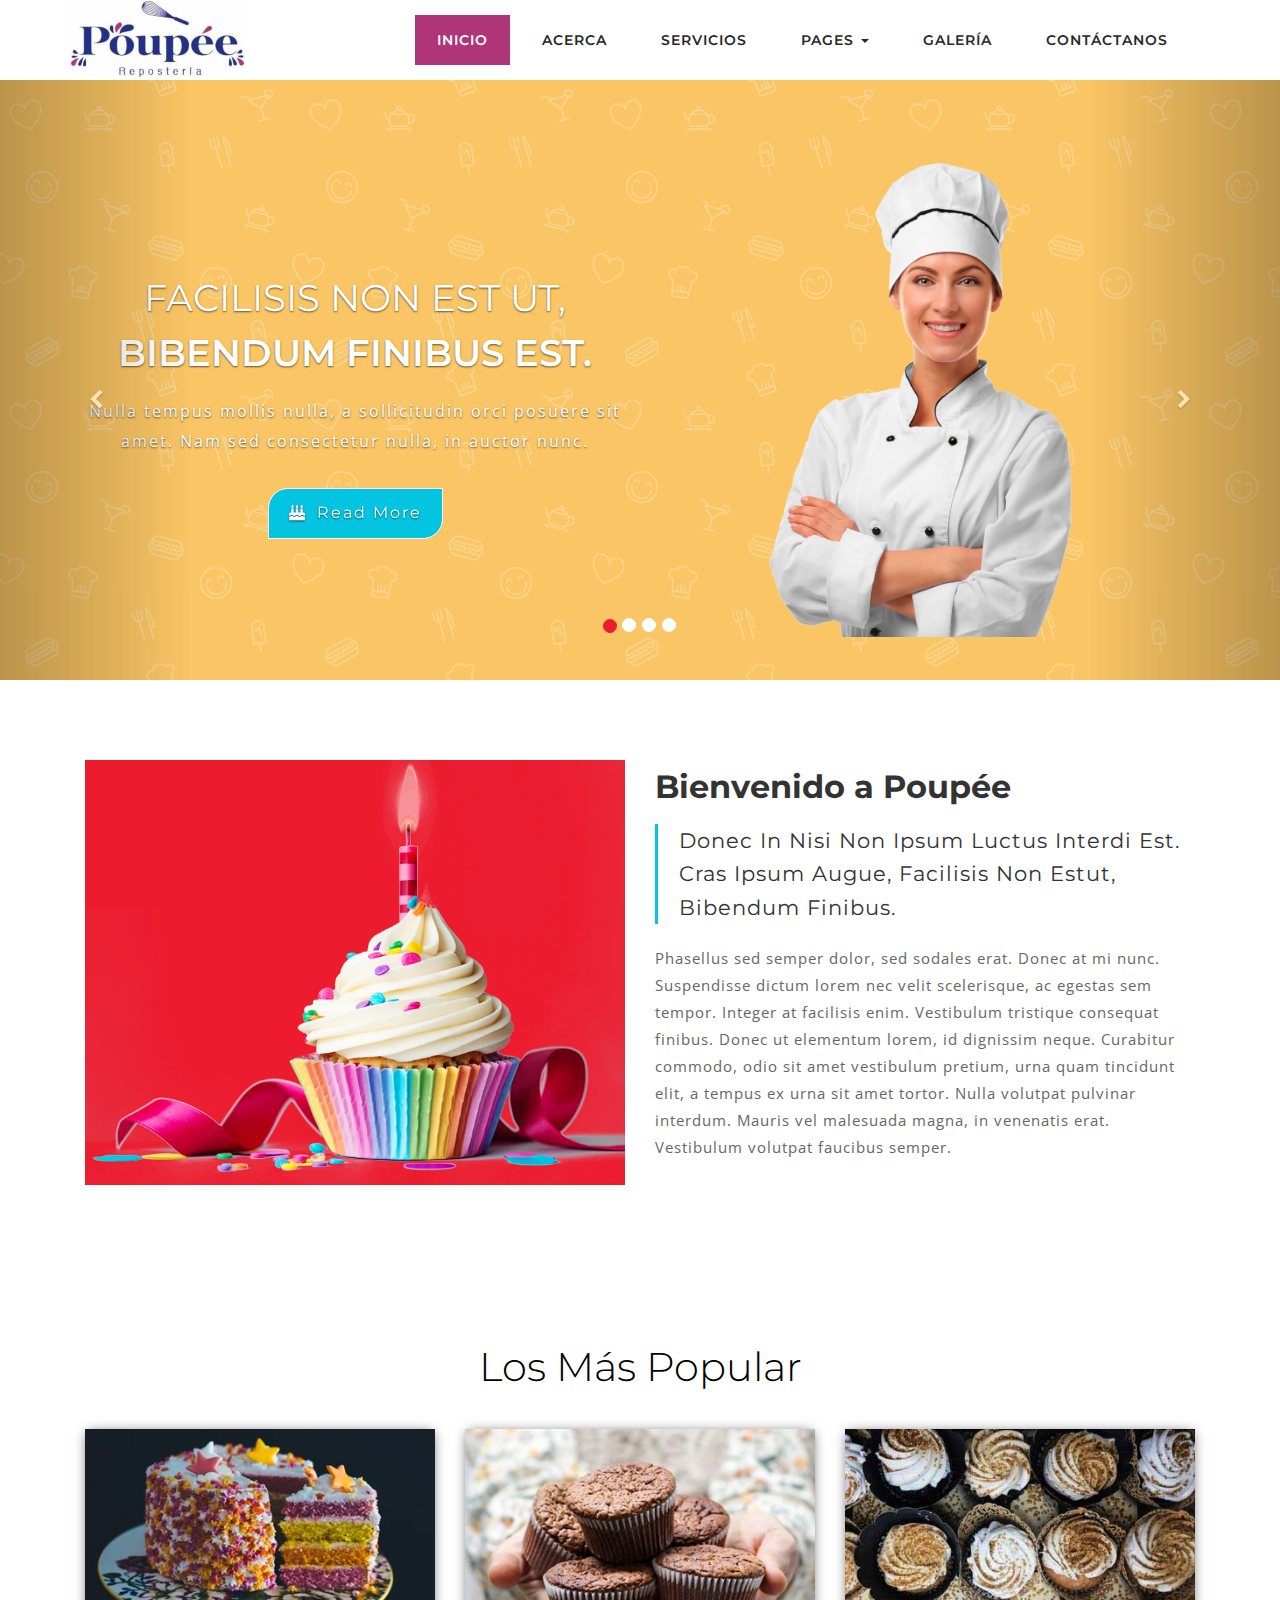
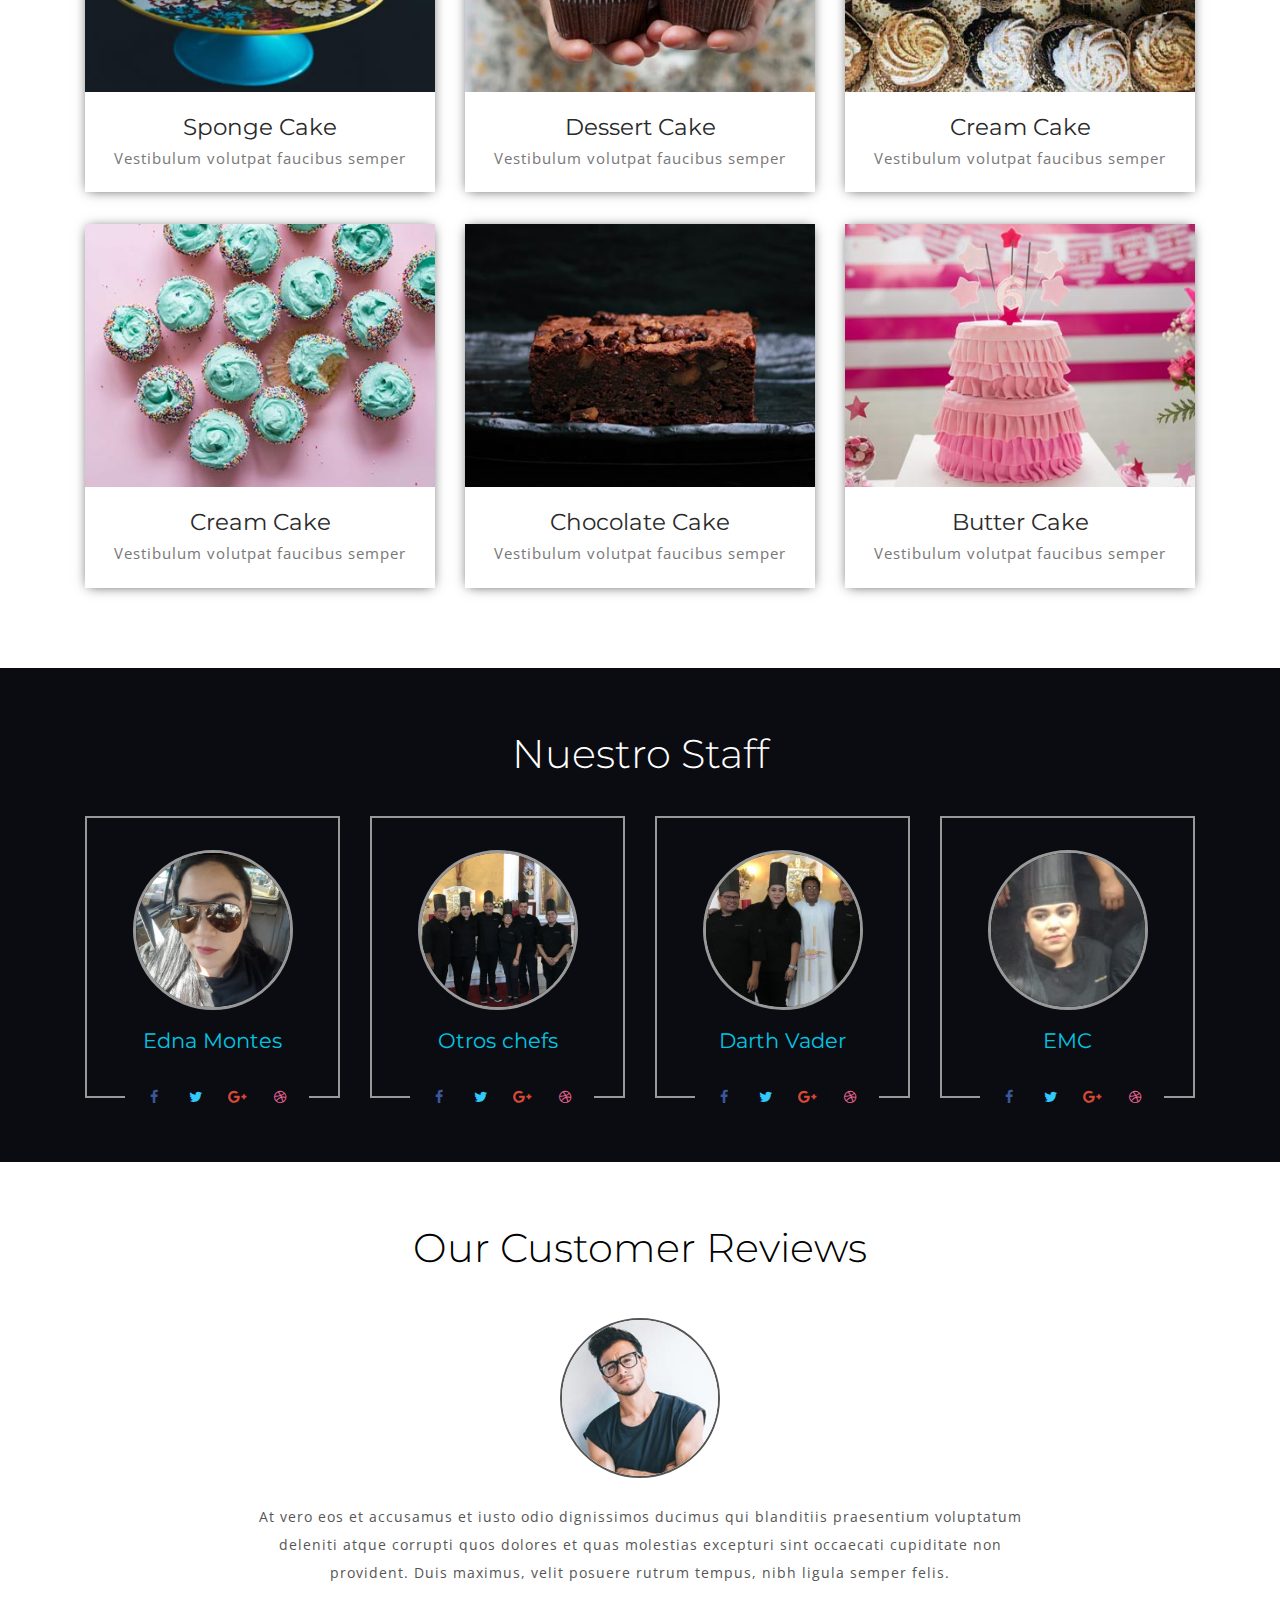
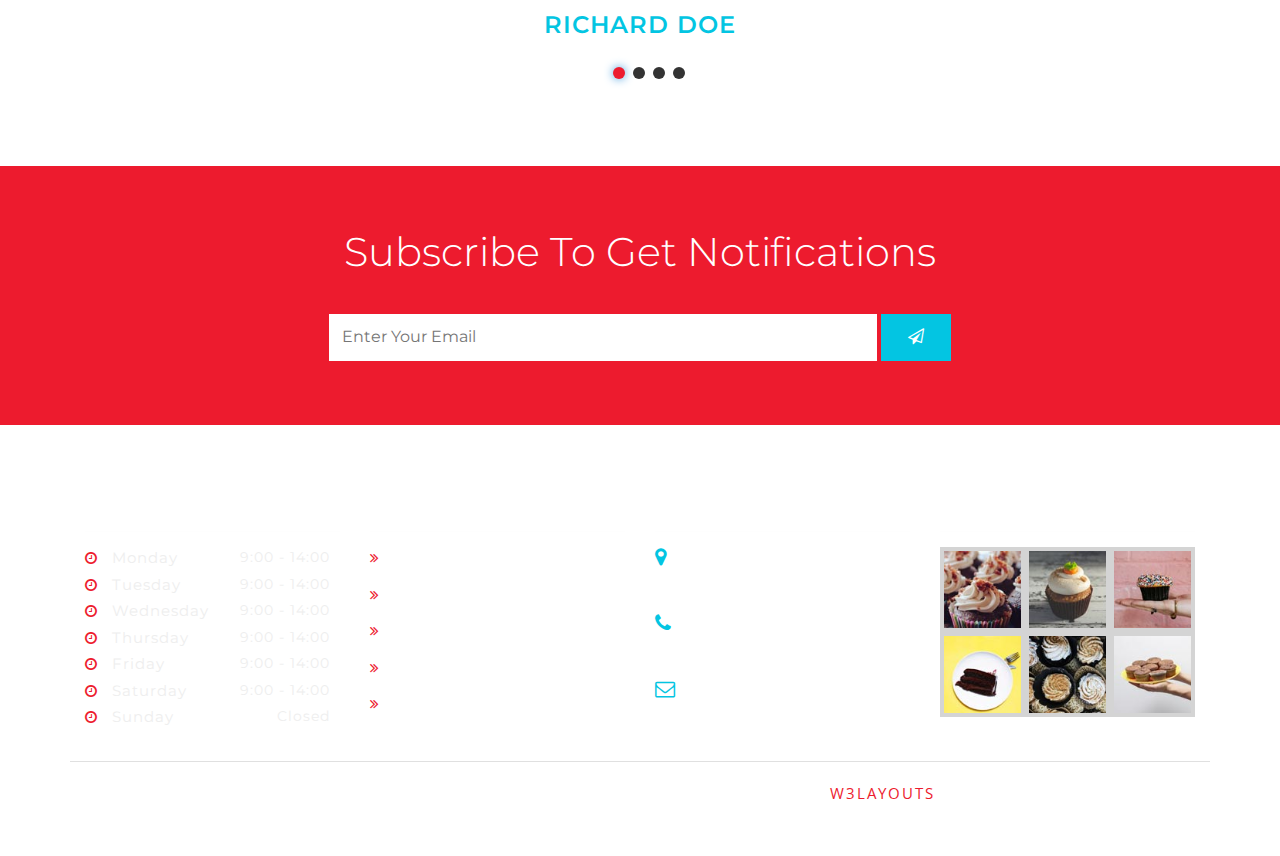
<file: index.html>
<!--
Author: W3layouts
Author URL: http://w3layouts.com
License: Creative Commons Attribution 3.0 Unported
License URL: http://creativecommons.org/licenses/by/3.0/
-->
<!DOCTYPE html>
<html lang="en">
<head>
<title>Poupée Repostería</title>
<meta name="viewport" content="width=device-width, initial-scale=1">
<meta http-equiv="Content-Type" content="text/html; charset=utf-8" />
<meta name="keywords" content="Bakery In Responsive web template, Bootstrap Web Templates, Flat Web Templates, Android Compatible web template, 
Smartphone Compatible web template, free webdesigns for Nokia, Samsung, LG, Sony Ericsson, Motorola web design" />
<script type="application/x-javascript"> addEventListener("load", function() { setTimeout(hideURLbar, 0); }, false);
		function hideURLbar(){ window.scrollTo(0,1); } </script>
		
<link href="css/bootstrap.css" rel="stylesheet" type="text/css" media="all" /><!-- bootstrap css -->
<link href="css/style.css" rel="stylesheet" type="text/css" media="all" />

<link href="css/font-awesome.css" rel="stylesheet"> <!-- fontawesome css -->
<!--fonts-->
<link href="//fonts.googleapis.com/css?family=Open+Sans:400,600,700" rel="stylesheet" type="text/css">
<link href="//fonts.googleapis.com/css?family=Montserrat:100,100i,200,200i,300,300i,400,400i,500,500i,600,600i,700,700i,800,800i,900,900i&amp;subset=latin-ext,vietnamese" rel="stylesheet">
<!--//fonts-->

</head>
<body>

	<!-- header -->
	<div class="header" id="home">
		<div class="content white">
			<nav class="navbar navbar-default" role="navigation">
				<div class="container">
					<div class="navbar-header">
						<button type="button" class="navbar-toggle" data-toggle="collapse" data-target="#bs-example-navbar-collapse-1">
							<span class="sr-only">Toggle navigation</span>
							<span class="icon-bar"></span>
							<span class="icon-bar"></span>
							<span class="icon-bar"></span>
						</button>

						<img src="images/logo.png" class="img-responsive" alt="Responsive image">
						<!-- <a class="navbar-brand" href="index.html">
							<h1>Poupée Pastry</h1>
						</a> -->
					</div>

					<!--/.navbar-header-->
					<div class="collapse navbar-collapse" id="bs-example-navbar-collapse-1">
						<nav>
							<ul class="nav navbar-nav">
								<li><a href="index.html" class="active">Inicio</a></li>
								<li><a href="about.html">Acerca </a></li>
								<li><a href="services.html">Servicios</a></li>
								<li class="dropdown">
									<a href="#" class="dropdown-toggle" data-toggle="dropdown">Pages <b class="caret"></b></a>
									<ul class="dropdown-menu">
										<li><a href="icons.html">Icons</a></li>
										<li class="divider"></li>
										<li><a href="typography.html">Typography</a></li>
									</ul>
								</li>
								<li><a href="gallery.html">Galería</a></li>
								<li><a href="contact.html">Contáctanos</a></li>
							</ul>
						</nav>
					</div>
					<!--/.navbar-collapse-->
					<!--/.navbar-->
				</div>
			</nav>
		</div>
	</div>
	<!-- //header -->

	<!-- banner slider -->
	<div id="myCarousel" class="carousel slide" data-ride="carousel">
		<!-- Indicators -->
		<ol class="carousel-indicators">
			<li data-target="#myCarousel" data-slide-to="0" class="active"></li>
			<li data-target="#myCarousel" data-slide-to="1" class=""></li>
			<li data-target="#myCarousel" data-slide-to="2" class=""></li>
			<li data-target="#myCarousel" data-slide-to="3" class=""></li>
		</ol>
		<div class="carousel-inner" role="listbox">

			<div class="item active">
				<div class="container">
					<div class="carousel-caption">
						<div class="col-md-6 slider_left">
							<h2>facilisis non est ut, <span>bibendum finibus est.</span></h2>
							<p>Nulla tempus mollis nulla, a sollicitudin orci posuere sit amet. Nam sed consectetur nulla, in auctor nunc.</p>
							<a href="#about" class="hvr-bounce-to-right read scroll"><span class="fa fa-birthday-cake" aria-hidden="true"></span>Read More</a>
						</div>
						<div class="col-md-6 slider_right">
							<img src="images/chef_1.png" alt="cake2" />
						</div>
						<div class="clearfix"></div>
					</div>
				</div>
			</div>
			
			<div class="item item2">
				<div class="container">
					<div class="carousel-caption">
						<div class="col-md-6 slider_left">
							<h3>facilisis non est ut, <span>bibendum finibus est.</span></h3>
							<p>Nulla tempus mollis nulla, a sollicitudin orci posuere sit amet. Nam sed consectetur nulla, in auctor nunc.</p>
							<a href="#about" class="hvr-bounce-to-right read scroll"><span class="fa fa-birthday-cake" aria-hidden="true"></span>Read More</a>
						</div>
						<div class="col-md-6 slider_right">
							<img src="images/cake.png" alt="cake1" />
						</div>
						<div class="clearfix"></div>
					</div>
				</div>
			</div>
			<div class="item item3">
				<div class="container">
					<div class="carousel-caption">
						<div class="col-md-6 slider_left">
							<h3>Edna Montes Cortés <span>Repostería Poupée</span></h3>
							<p>Mazatlán, Sinaloa, 669 801010</p>
							<a href="#about" class="hvr-bounce-to-right read scroll">
								<span class="fa fa-birthday-cake" aria-hidden="true"></span>Leer más
							</a>
						</div>
						<div class="col-md-6 slider_right">
							<img src="images/chef_1.png" alt="cake1" />
						</div>
						<div class="clearfix"></div>
					</div>
				</div>
			</div>
			<div class="item item4">
				<div class="container">
					<div class="carousel-caption">
						<div class="col-md-6 slider_left">
							<h3>facilisis non est ut, <span>bibendum finibus est.</span></h3>
							<p>Nulla tempus mollis nulla, a sollicitudin orci posuere sit amet. Nam sed consectetur nulla, in auctor nunc.</p>
							<a href="#about" class="hvr-bounce-to-right read scroll"><span class="fa fa-birthday-cake" aria-hidden="true"></span>Read More</a>
						</div>
						<div class="col-md-6 slider_right">
							<img src="images/cake3.png" alt="cake1" />
						</div>
						<div class="clearfix"></div>
					</div>
					</div>
			</div>
		</div>
		<a class="left carousel-control" href="#myCarousel" role="button" data-slide="prev">
			<span class="fa fa-chevron-left" aria-hidden="true"></span>
			<span class="sr-only">Previous</span>
		</a>
		<a class="right carousel-control" href="#myCarousel" role="button" data-slide="next">
			<span class="fa fa-chevron-right" aria-hidden="true"></span>
			<span class="sr-only">Next</span>
		</a>
		<!-- The Modal -->
	</div>
	<!-- //banner slider -->

<!-- welcome -->
<div class="welcome"> 
	<div class="container">
		<div class="col-md-6 welcome-w3lright">
			<div class="video-grid-single-page-agileits">
				<div data-video="YKbtWEM0wd8" id="video"> <img src="images/about.png" alt="" class="img-responsive" /> </div>
			</div>
		</div> 
		<div class="col-md-6 welcome_left">
			<h3 class="agileits-title">Bienvenido a Poupée</h3>
			<h4>Donec in nisi non ipsum luctus interdi est. Cras ipsum augue, facilisis non estut, bibendum finibus.</h4>
			<p>Phasellus sed semper dolor, sed sodales erat. Donec at mi nunc. Suspendisse dictum lorem nec velit scelerisque, ac egestas sem tempor. Integer at facilisis enim. Vestibulum tristique consequat finibus. Donec ut elementum lorem, id dignissim neque. Curabitur commodo, odio sit amet vestibulum pretium, urna quam tincidunt elit, a tempus ex urna sit amet tortor. Nulla volutpat pulvinar interdum.
			Mauris vel malesuada magna, in venenatis erat. Vestibulum volutpat faucibus semper.</p>   
		</div>
		<div class="clearfix"> </div>
	</div> 
</div>
<!-- //welcome -->
	
<!-- Popular cakes -->
<div class="popular_cakes">
	<div class="container">
		<h3 class="heading">Los Más Popular</h3>
		<div class="cakes_grids">
			<div class="col-md-4">
			<div class="cakes_grid1">
				<img src="images/c1.jpg" alt="popular cakes" />
				<h3>Sponge Cake</h3>
				<p>Vestibulum volutpat faucibus semper</p>
			</div>
			</div>
			<div class="col-md-4">
			<div class="cakes_grid1">
				<img src="images/c2.jpg" alt="popular cakes" />
				<h3>Dessert Cake</h3>
				<p>Vestibulum volutpat faucibus semper</p>
			</div>
			</div>
			<div class="col-md-4">
			<div class="cakes_grid1">
				<img src="images/c3.jpg" alt="popular cakes" />
				<h3>Cream Cake</h3>
				<p>Vestibulum volutpat faucibus semper</p>
			</div>
			</div>
			<div class="clearfix"></div>
			<div class="cakes_bottom_grids">
				<div class="col-md-4">
				<div class="cakes_grid1">
					<img src="images/c4.jpg" alt="popular cakes" />
					<h3>Cream Cake</h3>
					<p>Vestibulum volutpat faucibus semper</p>
				</div>
				</div>
				<div class="col-md-4">
				<div class="cakes_grid1">
					<img src="images/c5.jpg" alt="popular cakes" />
					<h3>Chocolate Cake</h3>
					<p>Vestibulum volutpat faucibus semper</p>
				</div>
				</div>
				<div class="col-md-4">
				<div class="cakes_grid1">
					<img src="images/c6.jpg" alt="popular cakes" />
					<h3>Butter Cake</h3>
					<p>Vestibulum volutpat faucibus semper</p>
				</div>
				</div>
				<div class="clearfix"></div>
			</div>
		</div>
	</div> 
</div>
<!-- //Popular cakes -->


<!-- team -->
	<div class="team" id="team">
	   <div class="agile_dot_info two">
		<div class="container">
		<h3 class="heading">Nuestro Staff</h3>
			<div class="agileits_team_grids">
				<div class="col-md-3">
				<div class="agileits_team_grid">
					<div class="agileits_team_grid_figure">
						<img src="images/edna1.jpg" alt=" " class="img-responsive" />
					</div>
					<h4>Edna Montes</h4>
					<div class="social-icon">
						<a href="#" class="social-button facebook"><i class="fa fa-facebook"></i></a> 
						<a href="#" class="social-button twitter"><i class="fa fa-twitter"></i></a>
						<a href="#" class="social-button google"><i class="fa fa-google-plus"></i></a> 
						<a href="#" class="social-button dribbble"><i class="fa fa-dribbble"></i></a> 
					</div>
				</div>
				</div>
				
				<div class="col-md-3">
					<div class="agileits_team_grid">
						<div class="agileits_team_grid_figure">
							<img src="images/edna3.jpg" alt=" " class="img-responsive" />
						</div>
						<h4>Otros chefs</h4>
						<div class="social-icon">
							<a href="#" class="social-button facebook"><i class="fa fa-facebook"></i></a> 
							<a href="#" class="social-button twitter"><i class="fa fa-twitter"></i></a>
							<a href="#" class="social-button google"><i class="fa fa-google-plus"></i></a> 
							<a href="#" class="social-button dribbble"><i class="fa fa-dribbble"></i></a> 
						</div>
					</div>
				</div>
				<div class="col-md-3">
					<div class="agileits_team_grid">
						<div class="agileits_team_grid_figure">
							<img src="images/edna4.jpg" alt=" " class="img-responsive" />
						</div>
						<h4>Darth Vader</h4>
						<div class="social-icon">
							<a href="#" class="social-button facebook"><i class="fa fa-facebook"></i></a> 
							<a href="#" class="social-button twitter"><i class="fa fa-twitter"></i></a>
							<a href="#" class="social-button google"><i class="fa fa-google-plus"></i></a> 
							<a href="#" class="social-button dribbble"><i class="fa fa-dribbble"></i></a> 
						</div>
					</div>
				</div>

				<div class="col-md-3">
					<div class="agileits_team_grid">
						<div class="agileits_team_grid_figure">
							<img src="images/edna2.jpg" alt=" " class="img-responsive" />
						</div>
						<h4>EMC</h4>
						<div class="social-icon">
							<a href="#" class="social-button facebook"><i class="fa fa-facebook"></i></a> 
							<a href="#" class="social-button twitter"><i class="fa fa-twitter"></i></a>
							<a href="#" class="social-button google"><i class="fa fa-google-plus"></i></a> 
							<a href="#" class="social-button dribbble"><i class="fa fa-dribbble"></i></a> 
						</div>
					</div>
				</div>

				<div class="clearfix"> </div>
			</div>
		</div>
	</div>
</div>
<!-- //team -->

<!-- testimonials -->
	<div class="testimonials">
		<div class="container">
		<h3 class="heading">Our Customer reviews</h3>
			<div class="testimonials-grids">
				<div class="wmuSlider example1 animated wow slideInUp" data-wow-delay=".5s">
					<div class="wmuSliderWrapper">
						<article style="position: absolute; width: 100%; opacity: 0;"> 
							<div class="banner-wrap">
								<div class="testimonials-grid">
									<div class="testimonials-grid-left">
										<img src="images/t1.jpg" alt=" " class="img-responsive" />
									</div>
									<div class="testimonials-grid-right">
										<p>At vero eos et accusamus et iusto odio dignissimos ducimus qui blanditiis 
											praesentium voluptatum deleniti atque corrupti quos dolores et quas molestias 
											excepturi sint occaecati cupiditate non provident. Duis maximus, velit posuere rutrum tempus, nibh ligula semper felis.</p>
										<h4>Richard Doe</h4>
									</div>
									<div class="clearfix"> </div>
								</div>
							</div>
						</article>
						<article style="position: absolute; width: 100%; opacity: 0;"> 
							<div class="banner-wrap">
								<div class="testimonials-grid">
									<div class="testimonials-grid-left">
										<img src="images/t3.jpg" alt=" " class="img-responsive" />
									</div>
									<div class="testimonials-grid-right">
										<p>At vero eos et accusamus et iusto odio dignissimos ducimus qui blanditiis 
											praesentium voluptatum deleniti atque corrupti quos dolores et quas molestias 
											excepturi sint occaecati cupiditate non provident. Duis maximus, velit posuere rutrum tempus, nibh ligula semper felis.</p>
										<h4>Rita James</h4>
									</div>
									<div class="clearfix"> </div>
								</div>
							</div>
						</article>
						<article style="position: absolute; width: 100%; opacity: 0;"> 
							<div class="banner-wrap">
								<div class="testimonials-grid">
									<div class="testimonials-grid-left">
										<img src="images/t2.jpg" alt=" " class="img-responsive" />
									</div>
									<div class="testimonials-grid-right">
										<p>At vero eos et accusamus et iusto odio dignissimos ducimus qui blanditiis 
											praesentium voluptatum deleniti atque corrupti quos dolores et quas molestias 
											excepturi sint occaecati cupiditate non provident. Duis maximus, velit posuere rutrum tempus, nibh ligula semper felis.</p>
										<h4>Crisp Ali</h4>
									</div>
									<div class="clearfix"> </div>
								</div>
							</div>
						</article>
						<article style="position: absolute; width: 100%; opacity: 0;"> 
							<div class="banner-wrap">
								<div class="testimonials-grid">
									<div class="testimonials-grid-left">
										<img src="images/t1.jpg" alt=" " class="img-responsive" />
									</div>
									<div class="testimonials-grid-right">
										<p>At vero eos et accusamus et iusto odio dignissimos ducimus qui blanditiis 
											praesentium voluptatum deleniti atque corrupti quos dolores et quas molestias 
											excepturi sint occaecati cupiditate non provident. Duis maximus, velit posuere rutrum tempus, nibh ligula semper felis</p>
										<h4>Laura roy</h4>
									</div>
									<div class="clearfix"> </div>
								</div>
							</div>
						</article>
					</div>
				</div>
			</div>
		</div>
	</div>
<!-- //testimonials -->

<!-- subscribe -->
<div class="subscribe">
	<div class="container">
		<h3 class="heading">Subscribe To Get Notifications</h3>
		<div class="subscribe-grid">
			<form action="#" method="post">
				<input type="email" placeholder="Enter Your Email" name="email" required="">
				<button class="btn1"><i class="fa fa-paper-plane-o" aria-hidden="true"></i></button>
			</form>
		</div>
	</div>
</div>
<!-- //subscribe -->

<!-- footer -->
	<div class="footer">
		<div class="container">
			<div class="w3_agile_footer_grids">
				<ul class="col-md-3 col-xs-6 w3_agile_footer_grid right">
					<h3>Opening Hours</h3>
					<li><span class="fa fa-clock-o" aria-hidden="true"></span>Monday <span>9:00 - 14:00</span></li>
					<li><span class="fa fa-clock-o" aria-hidden="true"></span>Tuesday <span>9:00 - 14:00</span></li>
					<li><span class="fa fa-clock-o" aria-hidden="true"></span>Wednesday <span>9:00 - 14:00</span></li>
					<li><span class="fa fa-clock-o" aria-hidden="true"></span>Thursday <span>9:00 - 14:00</span></li>
					<li><span class="fa fa-clock-o" aria-hidden="true"></span>Friday <span>9:00 - 14:00</span></li>
					<li><span class="fa fa-clock-o" aria-hidden="true"></span>Saturday <span>9:00 - 14:00</span></li>
					<li><span class="fa fa-clock-o" aria-hidden="true"></span>Sunday <span>Closed</span></li>
				</ul>
				<div class="col-md-3 col-xs-6 w3_agile_footer_grid">
					<h3>Navigation</h3>
					<ul class="agileits_w3layouts_footer_grid_list">
						<li>
							<span class="fa fa-angle-double-right" aria-hidden="true"></span>
							<a href="index.html">Home</a>
						</li>
						<li>
							<span class="fa fa-angle-double-right" aria-hidden="true"></span>
							<a href="about.html">About Us</a>
						</li>
						<li>
							<span class="fa fa-angle-double-right" aria-hidden="true"></span>
							<a href="services.html">Services</a>
						</li>
						<li>
							<span class="fa fa-angle-double-right" aria-hidden="true"></span>
							<a href="gallery.html">Gallery</a>
						</li>
						<li>
							<span class="fa fa-angle-double-right" aria-hidden="true"></span>
							<a href="contact.html">Contact Us</a>
						</li>
					</ul>
				</div>
				<div class="col-md-3 col-xs-6 w3ls_address_mail_footer_grids w3_agile_footer_grid">
					<h3>Contact Us</h3>
					<div class="w3ls_footer_grid_left">
						<div class="w3l-icon">
							<span class="fa fa-map-marker" aria-hidden="true"></span>
						</div>
						<p>2055 PR Cross Road,
							<span>Kennebec SD, USA.</span>
						</p>
						<div class="clearfix"></div>
					</div>
					<div class="w3ls_footer_grid_left">
						<div class="w3l-icon">
							<span class="fa fa-phone" aria-hidden="true"></span>
						</div>
						<p>+(112) 455 312 671
							<span>+(029) 664  951 859</span>
						</p>
						<div class="clearfix"></div>
					</div>
					<div class="w3ls_footer_grid_left">
						<div class="w3l-icon">
							<span class="fa fa-envelope-o" aria-hidden="true"></span>
						</div>
						<p>
							<a href="mailto:info@example.com">mail@example1.com</a>
							<span>
								<a href="mailto:info@example.com">mail@example2.com</a>
							</span>
						</p>
						<div class="clearfix"></div>
					</div>
				</div>
				<div class="col-md-3 col-xs-6 w3_agile_footer_grid">
					<h3>Instagram Posts</h3>
					<div class="w3_agileits_footer_grid_left">
						<a href="#">
							<img src="images/post1.jpg" alt=" " class="img-responsive" />
						</a>
					</div>
					<div class="w3_agileits_footer_grid_left">
						<a href="#">
							<img src="images/post2.jpg" alt=" " class="img-responsive" />
						</a>
					</div>
					<div class="w3_agileits_footer_grid_left">
						<a href="#">
							<img src="images/post3.jpg" alt=" " class="img-responsive" />
						</a>
					</div>
					<div class="w3_agileits_footer_grid_left">
						<a href="#">
							<img src="images/post4.jpg" alt=" " class="img-responsive" />
						</a>
					</div>
					<div class="w3_agileits_footer_grid_left">
						<a href="#">
							<img src="images/post5.jpg" alt=" " class="img-responsive" />
						</a>
					</div>
					<div class="w3_agileits_footer_grid_left">
						<a href="#">
							<img src="images/post6.jpg" alt=" " class="img-responsive" />
						</a>
					</div>
					<div class="clearfix"> </div>
				</div>
				<div class="clearfix"> </div>
			</div>
			<div class="agileinfo_copyright">
				<p>© 2018 Bakery In. All Rights Reserved | Design by <a href="https://w3layouts.com/">W3layouts</a>
				</p>
			</div>
		</div>
	</div>
<!-- //footer -->

<!-- Supportive js -->
<script type="text/javascript" src="js/jquery-2.1.4.min.js"></script>
<!-- //Supportive js -->

<!-- banner bottom video script -->
<script src="js/simplePlayer.js"></script>
			<script>
				$("document").ready(function() {
					$("#video").simplePlayer();
				});
</script>
<!-- //banner bottom video script -->

<!-- testimonials plugin script -->
	<script src="js/jquery.wmuSlider.js"></script> 
	<script>
		$('.example1').wmuSlider();         
	</script> 
<!-- testimonials plugin script -->

<!-- smooth scrolling js -->
<script src="js/SmoothScroll.min.js"></script>
<!-- smooth scrolling js -->

<!-- start-smooth-scrolling -->
<script type="text/javascript" src="js/move-top.js"></script>
<script type="text/javascript" src="js/easing.js"></script>
<script type="text/javascript">
	jQuery(document).ready(function($) {
		$(".scroll").click(function(event){		
			event.preventDefault();
			$('html,body').animate({scrollTop:$(this.hash).offset().top},1000);
		});
	});
</script>

	<!-- here starts scrolling icon -->
	<script type="text/javascript">
		$(document).ready(function() {
			/*
				var defaults = {
				containerID: 'toTop', // fading element id
				containerHoverID: 'toTopHover', // fading element hover id
				scrollSpeed: 1200,
				easingType: 'linear' 
				};
			*/
								
			$().UItoTop({ easingType: 'easeOutQuart' });
								
			});
	</script>
	<!-- //here ends scrolling icon -->

<!-- move to top-js-files -->
	<script type="text/javascript" src="js/move-top.js"></script>
	<script type="text/javascript" src="js/easing.js"></script>
<!-- //move to top-js-files -->

<script type="text/javascript" src="js/bootstrap.js"></script><!-- bootstrap js file -->

</body>
</html>
</file>
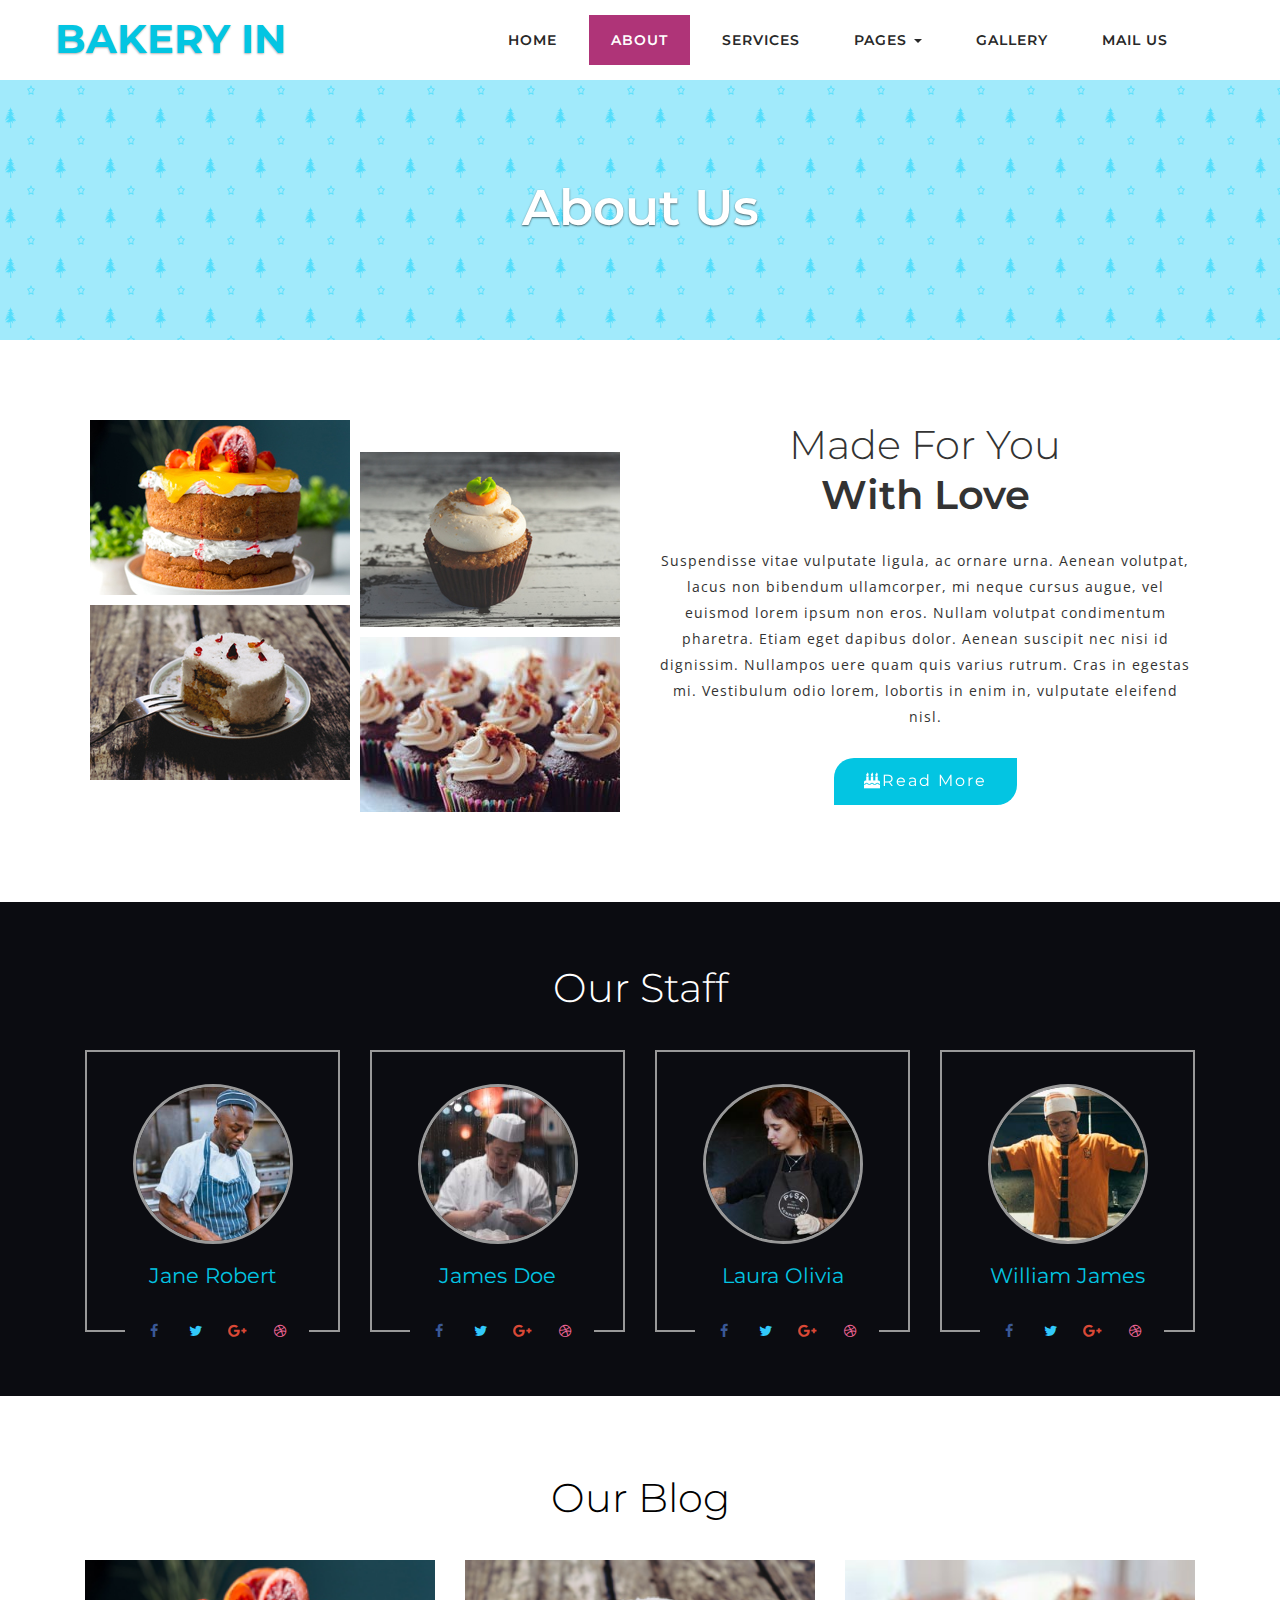
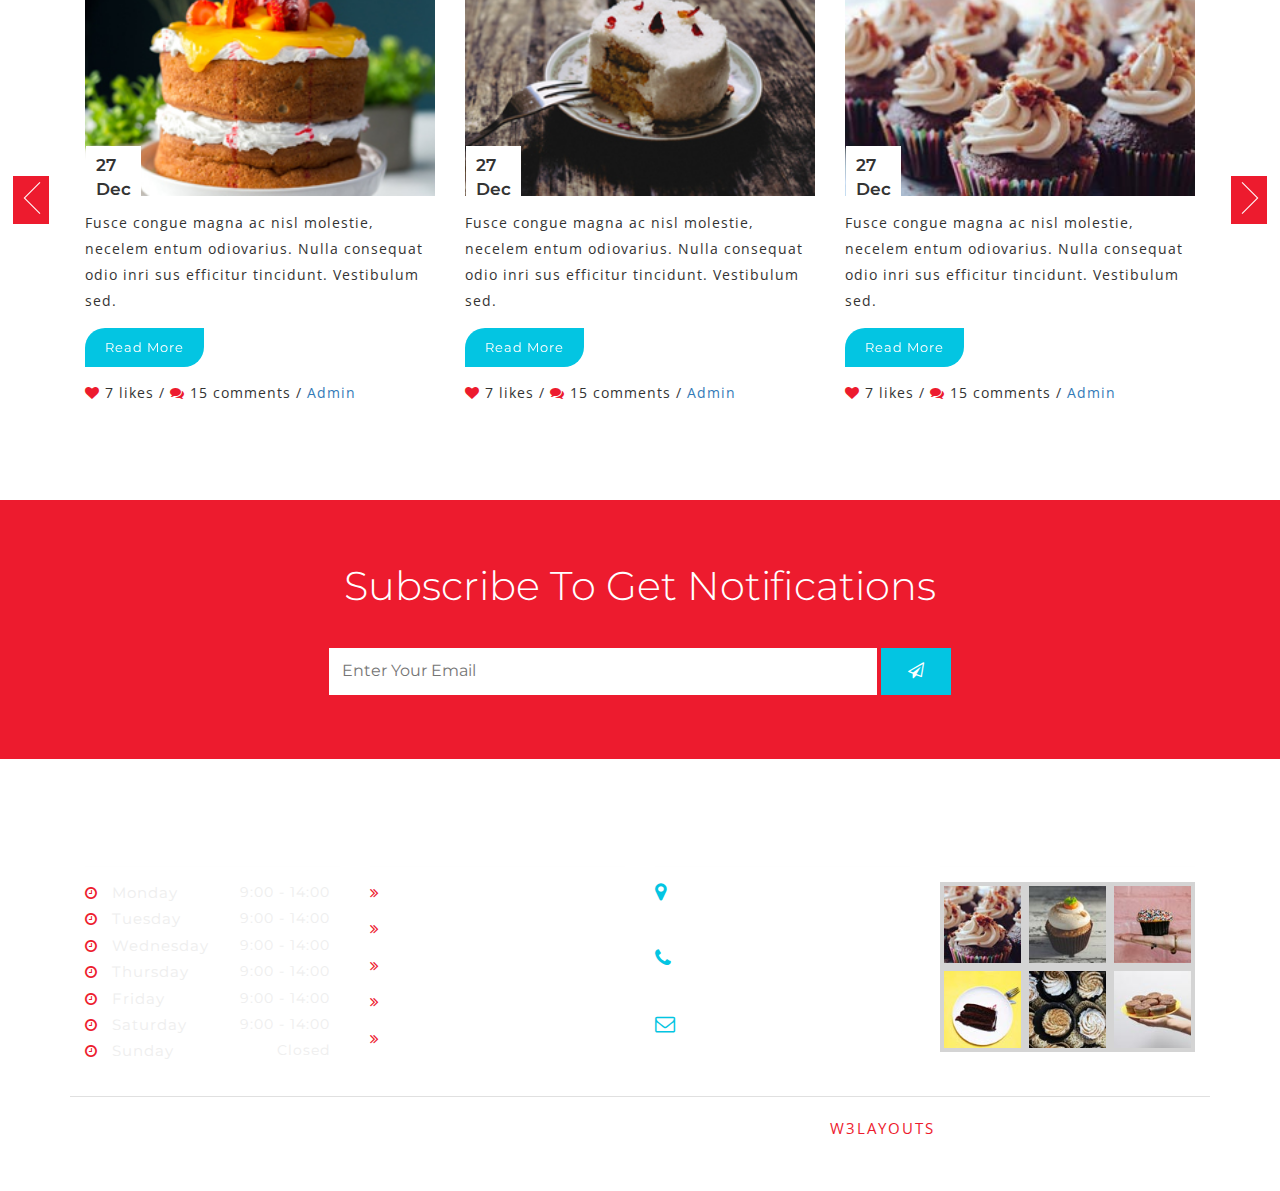
<file: about.html>
<!--
Author: W3layouts
Author URL: http://w3layouts.com
License: Creative Commons Attribution 3.0 Unported
License URL: http://creativecommons.org/licenses/by/3.0/
-->
<!DOCTYPE html>
<html lang="en">
<head>
<title>Bakery In a Hotel Category Bootstrap Responsive Website Template | About :: w3layouts </title>
<meta name="viewport" content="width=device-width, initial-scale=1">
<meta http-equiv="Content-Type" content="text/html; charset=utf-8" />
<meta name="keywords" content=" Bakery In Responsive web template, Bootstrap Web Templates, Flat Web Templates, Android Compatible web template, 
Smartphone Compatible web template, free webdesigns for Nokia, Samsung, LG, Sony Ericsson, Motorola web design" />
<script type="application/x-javascript"> addEventListener("load", function() { setTimeout(hideURLbar, 0); }, false);
		function hideURLbar(){ window.scrollTo(0,1); } </script>
		
<link href="css/bootstrap.css" rel="stylesheet" type="text/css" media="all" /><!-- bootstrap css -->
<link href="css/about.css" rel="stylesheet" type="text/css" media="all" /><!-- about css -->
<link href="css/style.css" rel="stylesheet" type="text/css" media="all" />

<link href="css/font-awesome.css" rel="stylesheet"> <!-- fontawesome css -->
<!--fonts-->
<link href="//fonts.googleapis.com/css?family=Open+Sans:400,600,700" rel="stylesheet" type="text/css">
<link href="//fonts.googleapis.com/css?family=Montserrat:100,100i,200,200i,300,300i,400,400i,500,500i,600,600i,700,700i,800,800i,900,900i&amp;subset=latin-ext,vietnamese" rel="stylesheet">
<!--//fonts-->

</head>
<body>

	<!-- header -->
	<div class="header" id="home">
		<div class="content white">
			<nav class="navbar navbar-default" role="navigation">
				<div class="container">
					<div class="navbar-header">
						<button type="button" class="navbar-toggle" data-toggle="collapse" data-target="#bs-example-navbar-collapse-1">
					<span class="sr-only">Toggle navigation</span>
					<span class="icon-bar"></span>
					<span class="icon-bar"></span>
					<span class="icon-bar"></span>
				</button>
						<a class="navbar-brand" href="index.html">
							<h1>Bakery In</h1>
						</a>
					</div>
					<!--/.navbar-header-->
					<div class="collapse navbar-collapse" id="bs-example-navbar-collapse-1">
						<nav>
							<ul class="nav navbar-nav">
								<li><a href="index.html">Home</a></li>
								<li><a href="about.html" class="active">About </a></li>
								<li><a href="services.html">Services</a></li>
								<li class="dropdown">
									<a href="#" class="dropdown-toggle" data-toggle="dropdown">Pages <b class="caret"></b></a>
									<ul class="dropdown-menu">
										<li><a href="icons.html">Icons</a></li>
										<li class="divider"></li>
										<li><a href="typography.html">Typography</a></li>
									</ul>
								</li>
								<li><a href="gallery.html">Gallery</a></li>
								<li><a href="contact.html">Mail Us</a></li>
							</ul>
						</nav>
					</div>
					<!--/.navbar-collapse-->
					<!--/.navbar-->
				</div>
			</nav>
		</div>
	</div>
	<!-- //header -->

<!-- innerpages_banner -->
	<div class="innerpages_banner">
		<h2>About Us</h2>
	</div>
<!-- //innerpages_banner -->

<!-- about section content -->
<div class="about_section">
	<div class="container">
		<div class="col-md-6 about-left">
			<div class="col-md-6 cakeimg">
				<img src="images/about1.jpg" alt="image" />
				<img src="images/about2.jpg" alt="image" />
			</div>
			<div class="col-md-6 cakeimg cakeimg2">
				<img src="images/about3.jpg" alt="image" />
				<img src="images/cake1.jpg" alt="image" />
			</div>
			<div class="clearfix"> </div>
		</div> 
		<div class="col-md-6 about_right">
			<h3>Made for you</h3>
			<h3 class="bold">with love</h3>
			<p>Suspendisse vitae vulputate ligula, ac ornare urna. Aenean volutpat, lacus non bibendum ullamcorper, mi neque cursus augue, vel euismod lorem ipsum non eros. Nullam volutpat condimentum pharetra. Etiam eget dapibus dolor. Aenean suscipit nec nisi id dignissim. Nullampos uere quam quis varius rutrum. Cras in egestas mi. Vestibulum odio lorem, lobortis in enim in, vulputate eleifend nisl.</p>
			<a href="#about" class="hvr-bounce-to-right read scroll"><span class="fa fa-birthday-cake" aria-hidden="true"></span>Read More</a>
		</div> 
		<div class="clearfix"> </div>
	</div>
</div>
<!-- //about section content -->

<!-- team -->
	<div class="team" id="team">
	   <div class="agile_dot_info two">
		<div class="container">
		<h3 class="heading">Our Staff</h3>
			<div class="agileits_team_grids">
				<div class="col-md-3">
				<div class="agileits_team_grid">
					<div class="agileits_team_grid_figure">
						<img src="images/chef1.jpg" alt=" " class="img-responsive" />
					</div>
					<h4>Jane Robert</h4>
					<div class="social-icon">
						<a href="#" class="social-button facebook"><i class="fa fa-facebook"></i></a> 
						<a href="#" class="social-button twitter"><i class="fa fa-twitter"></i></a>
						<a href="#" class="social-button google"><i class="fa fa-google-plus"></i></a> 
						<a href="#" class="social-button dribbble"><i class="fa fa-dribbble"></i></a> 
					</div>
				</div>
				</div>
				<div class="col-md-3">
				<div class="agileits_team_grid">
					<div class="agileits_team_grid_figure">
						<img src="images/chef2.jpg" alt=" " class="img-responsive" />
					</div>
					<h4>James Doe</h4>
					<div class="social-icon">
						<a href="#" class="social-button facebook"><i class="fa fa-facebook"></i></a> 
						<a href="#" class="social-button twitter"><i class="fa fa-twitter"></i></a>
						<a href="#" class="social-button google"><i class="fa fa-google-plus"></i></a> 
						<a href="#" class="social-button dribbble"><i class="fa fa-dribbble"></i></a> 
					</div>
				</div>
				</div>
				<div class="col-md-3">
				<div class="agileits_team_grid">
					<div class="agileits_team_grid_figure">
						<img src="images/chef3.jpg" alt=" " class="img-responsive" />
					</div>
					<h4>Laura Olivia</h4>
					<div class="social-icon">
						<a href="#" class="social-button facebook"><i class="fa fa-facebook"></i></a> 
						<a href="#" class="social-button twitter"><i class="fa fa-twitter"></i></a>
						<a href="#" class="social-button google"><i class="fa fa-google-plus"></i></a> 
						<a href="#" class="social-button dribbble"><i class="fa fa-dribbble"></i></a> 
					</div>
				</div>
				</div>
				<div class="col-md-3">
				<div class="agileits_team_grid">
					<div class="agileits_team_grid_figure">
						<img src="images/chef4.jpg" alt=" " class="img-responsive" />
					</div>
					<h4>William James</h4>
					<div class="social-icon">
						<a href="#" class="social-button facebook"><i class="fa fa-facebook"></i></a> 
						<a href="#" class="social-button twitter"><i class="fa fa-twitter"></i></a>
						<a href="#" class="social-button google"><i class="fa fa-google-plus"></i></a> 
						<a href="#" class="social-button dribbble"><i class="fa fa-dribbble"></i></a> 
					</div>
				</div>
				</div>
				<div class="clearfix"> </div>
			</div>
		</div>
	</div>
</div>
<!-- //team -->

<!-- blog -->
<div class="blog">
	<div class="container">
		<h3 class="heading">Our Blog</h3>
			<ul id="flexiselDemo1">			
				<li>
					<div class="wthree_testimonials_grid_main">
						<div class="col-md-4 blog_grid">
							<a href="single.html">
							<img src="images/about1.jpg" alt="blog_post1" />
							<p>Fusce congue magna ac nisl molestie, necelem entum odiovarius. Nulla consequat odio inri 
							sus efficitur tincidunt. Vestibulum sed.</p>
							</a>
							<a href="single.html" class="hvr-bounce-to-right read">Read More</a>
							<p><span class="fa fa-heart"></span> 7 likes / <span class="fa fa-comments"></span> 15 comments / <a href="#">Admin</a></p>
							<h3><a href="single.html">27 <span>Dec</span></a></h3>
							<div class="clearfix"></div>
						</div>
						<div class="col-md-4 blog_grid">
							<a href="single.html">
							<img src="images/about2.jpg" alt="blog_post1" />
							<p>Fusce congue magna ac nisl molestie, necelem entum odiovarius. Nulla consequat odio inri 
							sus efficitur tincidunt. Vestibulum sed.</p>
							</a>
							<a href="single.html" class="hvr-bounce-to-right read">Read More</a>
							<p><span class="fa fa-heart"></span> 7 likes / <span class="fa fa-comments"></span> 15 comments / <a href="#">Admin</a></p>
							<h3><a href="single.html">27 <span>Dec</span></a></h3>
							<div class="clearfix"></div>
						</div>
						<div class="col-md-4 blog_grid">
							<a href="single.html">
							<img src="images/cake1.jpg" alt="blog_post1" />
							<p>Fusce congue magna ac nisl molestie, necelem entum odiovarius. Nulla consequat odio inri 
							sus efficitur tincidunt. Vestibulum sed.</p>
							</a>
							<a href="single.html" class="hvr-bounce-to-right read">Read More</a>
							<p><span class="fa fa-heart"></span> 7 likes / <span class="fa fa-comments"></span> 15 comments / <a href="#">Admin</a></p>
							<h3><a href="single.html">27 <span>Dec</span></a></h3>
							<div class="clearfix"></div>
						</div>
						<div class="clearfix"></div>
					</div>
				</li>
				<li>
					<div class="wthree_testimonials_grid_main">
						<div class="col-md-4 blog_grid">
							<a href="single.html">
							<img src="images/about3.jpg" alt="blog_post1" />
							<p>Fusce congue magna ac nisl molestie, necelem entum odiovarius. Nulla consequat odio inri 
							sus efficitur tincidunt. Vestibulum sed.</p>
							</a>
							<a href="single.html" class="hvr-bounce-to-right read">Read More</a>
							<p><span class="fa fa-heart"></span> 7 likes / <span class="fa fa-comments"></span> 15 comments / <a href="#">Admin</a></p>
							<h3><a href="single.html">27 <span>Dec</span></a></h3>
							<div class="clearfix"></div>
						</div>
						<div class="col-md-4 blog_grid">
							<a href="single.html">
							<img src="images/about1.jpg" alt="blog_post1" />
							<p>Fusce congue magna ac nisl molestie, necelem entum odiovarius. Nulla consequat odio inri 
							sus efficitur tincidunt. Vestibulum sed.</p>
							</a>
							<a href="single.html" class="hvr-bounce-to-right read">Read More</a>
							<p><span class="fa fa-heart"></span> 7 likes / <span class="fa fa-comments"></span> 15 comments / <a href="#">Admin</a></p>
							<h3><a href="single.html">27 <span>Dec</span></a></h3>
							<div class="clearfix"></div>
						</div>
						<div class="col-md-4 blog_grid">
							<a href="single.html">
							<img src="images/cake1.jpg" alt="blog_post1" />
							<p>Fusce congue magna ac nisl molestie, necelem entum odiovarius. Nulla consequat odio inri 
							sus efficitur tincidunt. Vestibulum sed.</p>
							</a>
							<a href="single.html" class="hvr-bounce-to-right read">Read More</a>
							<p><span class="fa fa-heart"></span> 7 likes / <span class="fa fa-comments"></span> 15 comments / <a href="#">Admin</a></p>
							<h3><a href="single.html">27 <span>Dec</span></a></h3>
							<div class="clearfix"></div>
						</div>
						<div class="clearfix"></div>
					</div>
				</li>
				<li>
					<div class="wthree_testimonials_grid_main">
						<div class="col-md-4 blog_grid">
							<a href="single.html">
							<img src="images/about3.jpg" alt="blog_post1" />
							<p>Fusce congue magna ac nisl molestie, necelem entum odiovarius. Nulla consequat odio inri 
							sus efficitur tincidunt. Vestibulum sed.</p>
							</a>
							<a href="single.html" class="hvr-bounce-to-right read">Read More</a>
							<p><span class="fa fa-heart"></span> 7 likes / <span class="fa fa-comments"></span> 15 comments / <a href="#">Admin</a></p>
							<h3><a href="single.html">27 <span>Dec</span></a></h3>
							<div class="clearfix"></div>
						</div>
						<div class="col-md-4 blog_grid">
							<a href="single.html">
							<img src="images/about1.jpg" alt="blog_post1" />
							<p>Fusce congue magna ac nisl molestie, necelem entum odiovarius. Nulla consequat odio inri 
							sus efficitur tincidunt. Vestibulum sed.</p>
							</a>
							<a href="single.html" class="hvr-bounce-to-right read">Read More</a>
							<p><span class="fa fa-heart"></span> 7 likes / <span class="fa fa-comments"></span> 15 comments / <a href="#">Admin</a></p>
							<h3><a href="single.html">27 <span>Dec</span></a></h3>
							<div class="clearfix"></div>
						</div>
						<div class="col-md-4 blog_grid">
							<a href="single.html">
							<img src="images/cake1.jpg" alt="blog_post1" />
							<p>Fusce congue magna ac nisl molestie, necelem entum odiovarius. Nulla consequat odio inri 
							sus efficitur tincidunt. Vestibulum sed.</p>
							</a>
							<a href="single.html" class="hvr-bounce-to-right read">Read More</a>
							<p><span class="fa fa-heart"></span> 7 likes / <span class="fa fa-comments"></span> 15 comments / <a href="#">Admin</a></p>
							<h3><a href="single.html">27 <span>Dec</span></a></h3>
							<div class="clearfix"></div>
						</div>
						<div class="clearfix"></div>
					</div>
				</li>
			</ul>
	</div>
</div>
<!-- //blog -->

<!-- subscribe -->
<div class="subscribe">
	<div class="container">
		<h3 class="heading">Subscribe To Get Notifications</h3>
		<div class="subscribe-grid">
			<form action="#" method="post">
				<input type="email" placeholder="Enter Your Email" name="email" required="">
				<button class="btn1"><i class="fa fa-paper-plane-o" aria-hidden="true"></i></button>
			</form>
		</div>
	</div>
</div>
<!-- //subscribe -->

<!-- footer -->
	<div class="footer">
		<div class="container">
			<div class="w3_agile_footer_grids">
				<ul class="col-md-3 col-xs-6 w3_agile_footer_grid right">
					<h3>Opening Hours</h3>
					<li><span class="fa fa-clock-o" aria-hidden="true"></span>Monday <span>9:00 - 14:00</span></li>
					<li><span class="fa fa-clock-o" aria-hidden="true"></span>Tuesday <span>9:00 - 14:00</span></li>
					<li><span class="fa fa-clock-o" aria-hidden="true"></span>Wednesday <span>9:00 - 14:00</span></li>
					<li><span class="fa fa-clock-o" aria-hidden="true"></span>Thursday <span>9:00 - 14:00</span></li>
					<li><span class="fa fa-clock-o" aria-hidden="true"></span>Friday <span>9:00 - 14:00</span></li>
					<li><span class="fa fa-clock-o" aria-hidden="true"></span>Saturday <span>9:00 - 14:00</span></li>
					<li><span class="fa fa-clock-o" aria-hidden="true"></span>Sunday <span>Closed</span></li>
				</ul>
				<div class="col-md-3 col-xs-6 w3_agile_footer_grid">
					<h3>Navigation</h3>
					<ul class="agileits_w3layouts_footer_grid_list">
						<li>
							<span class="fa fa-angle-double-right" aria-hidden="true"></span>
							<a href="index.html">Home</a>
						</li>
						<li>
							<span class="fa fa-angle-double-right" aria-hidden="true"></span>
							<a href="about.html">About Us</a>
						</li>
						<li>
							<span class="fa fa-angle-double-right" aria-hidden="true"></span>
							<a href="services.html">Services</a>
						</li>
						<li>
							<span class="fa fa-angle-double-right" aria-hidden="true"></span>
							<a href="gallery.html">Gallery</a>
						</li>
						<li>
							<span class="fa fa-angle-double-right" aria-hidden="true"></span>
							<a href="contact.html">Contact Us</a>
						</li>
					</ul>
				</div>
				<div class="col-md-3 col-xs-6 w3ls_address_mail_footer_grids w3_agile_footer_grid">
					<h3>Contact Us</h3>
					<div class="w3ls_footer_grid_left">
						<div class="w3l-icon">
							<span class="fa fa-map-marker" aria-hidden="true"></span>
						</div>
						<p>2055 PR Cross Road,
							<span>Kennebec SD, USA.</span>
						</p>
						<div class="clearfix"></div>
					</div>
					<div class="w3ls_footer_grid_left">
						<div class="w3l-icon">
							<span class="fa fa-phone" aria-hidden="true"></span>
						</div>
						<p>+(112) 455 312 671
							<span>+(029) 664  951 859</span>
						</p>
						<div class="clearfix"></div>
					</div>
					<div class="w3ls_footer_grid_left">
						<div class="w3l-icon">
							<span class="fa fa-envelope-o" aria-hidden="true"></span>
						</div>
						<p>
							<a href="mailto:info@example.com">mail@example1.com</a>
							<span>
								<a href="mailto:info@example.com">mail@example2.com</a>
							</span>
						</p>
						<div class="clearfix"></div>
					</div>
				</div>
				<div class="col-md-3 col-xs-6 w3_agile_footer_grid">
					<h3>Instagram Posts</h3>
					<div class="w3_agileits_footer_grid_left">
						<a href="#">
							<img src="images/post1.jpg" alt=" " class="img-responsive" />
						</a>
					</div>
					<div class="w3_agileits_footer_grid_left">
						<a href="#">
							<img src="images/post2.jpg" alt=" " class="img-responsive" />
						</a>
					</div>
					<div class="w3_agileits_footer_grid_left">
						<a href="#">
							<img src="images/post3.jpg" alt=" " class="img-responsive" />
						</a>
					</div>
					<div class="w3_agileits_footer_grid_left">
						<a href="#">
							<img src="images/post4.jpg" alt=" " class="img-responsive" />
						</a>
					</div>
					<div class="w3_agileits_footer_grid_left">
						<a href="#">
							<img src="images/post5.jpg" alt=" " class="img-responsive" />
						</a>
					</div>
					<div class="w3_agileits_footer_grid_left">
						<a href="#">
							<img src="images/post6.jpg" alt=" " class="img-responsive" />
						</a>
					</div>
					<div class="clearfix"> </div>
				</div>
				<div class="clearfix"> </div>
			</div>
			<div class="agileinfo_copyright">
				<p>© 2018 Bakery In. All Rights Reserved | Design by <a href="https://w3layouts.com/">W3layouts</a>
				</p>
			</div>
		</div>
	</div>
<!-- //footer -->

<!-- Supportive js -->
<script type="text/javascript" src="js/jquery-2.1.4.min.js"></script>
<!-- //Supportive js -->

<!-- Flexslider-js for-testimonials -->
<script type="text/javascript">
							$(window).load(function() {
								$("#flexiselDemo1").flexisel({
									visibleItems:1,
									animationSpeed: 1000,
									autoPlay: true,
									autoPlaySpeed: 4000,    		
									pauseOnHover: true,
									enableResponsiveBreakpoints: true,
									responsiveBreakpoints: { 
										portrait: { 
											changePoint:480,
											visibleItems: 1
										}, 
										landscape: { 
											changePoint:640,
											visibleItems:1
										},
										tablet: { 
											changePoint:768,
											visibleItems: 1
										}
									}
								});
								
							});
					</script>
					<script type="text/javascript" src="js/jquery.flexisel.js"></script>
<!-- //Flexslider-js for-testimonials -->

<!-- smooth scrolling js -->
<script src="js/SmoothScroll.min.js"></script>
<!-- smooth scrolling js -->

<!-- start-smooth-scrolling -->
<script type="text/javascript" src="js/move-top.js"></script>
<script type="text/javascript" src="js/easing.js"></script>
<script type="text/javascript">
	jQuery(document).ready(function($) {
		$(".scroll").click(function(event){		
			event.preventDefault();
			$('html,body').animate({scrollTop:$(this.hash).offset().top},1000);
		});
	});
</script>

	<!-- here starts scrolling icon -->
	<script type="text/javascript">
		$(document).ready(function() {
			/*
				var defaults = {
				containerID: 'toTop', // fading element id
				containerHoverID: 'toTopHover', // fading element hover id
				scrollSpeed: 1200,
				easingType: 'linear' 
				};
			*/
								
			$().UItoTop({ easingType: 'easeOutQuart' });
								
			});
	</script>
	<!-- //here ends scrolling icon -->

<!-- move to top-js-files -->
	<script type="text/javascript" src="js/move-top.js"></script>
	<script type="text/javascript" src="js/easing.js"></script>
<!-- //move to top-js-files -->

<script type="text/javascript" src="js/bootstrap.js"></script><!-- bootstrap js file -->

</body>
</html>
</file>
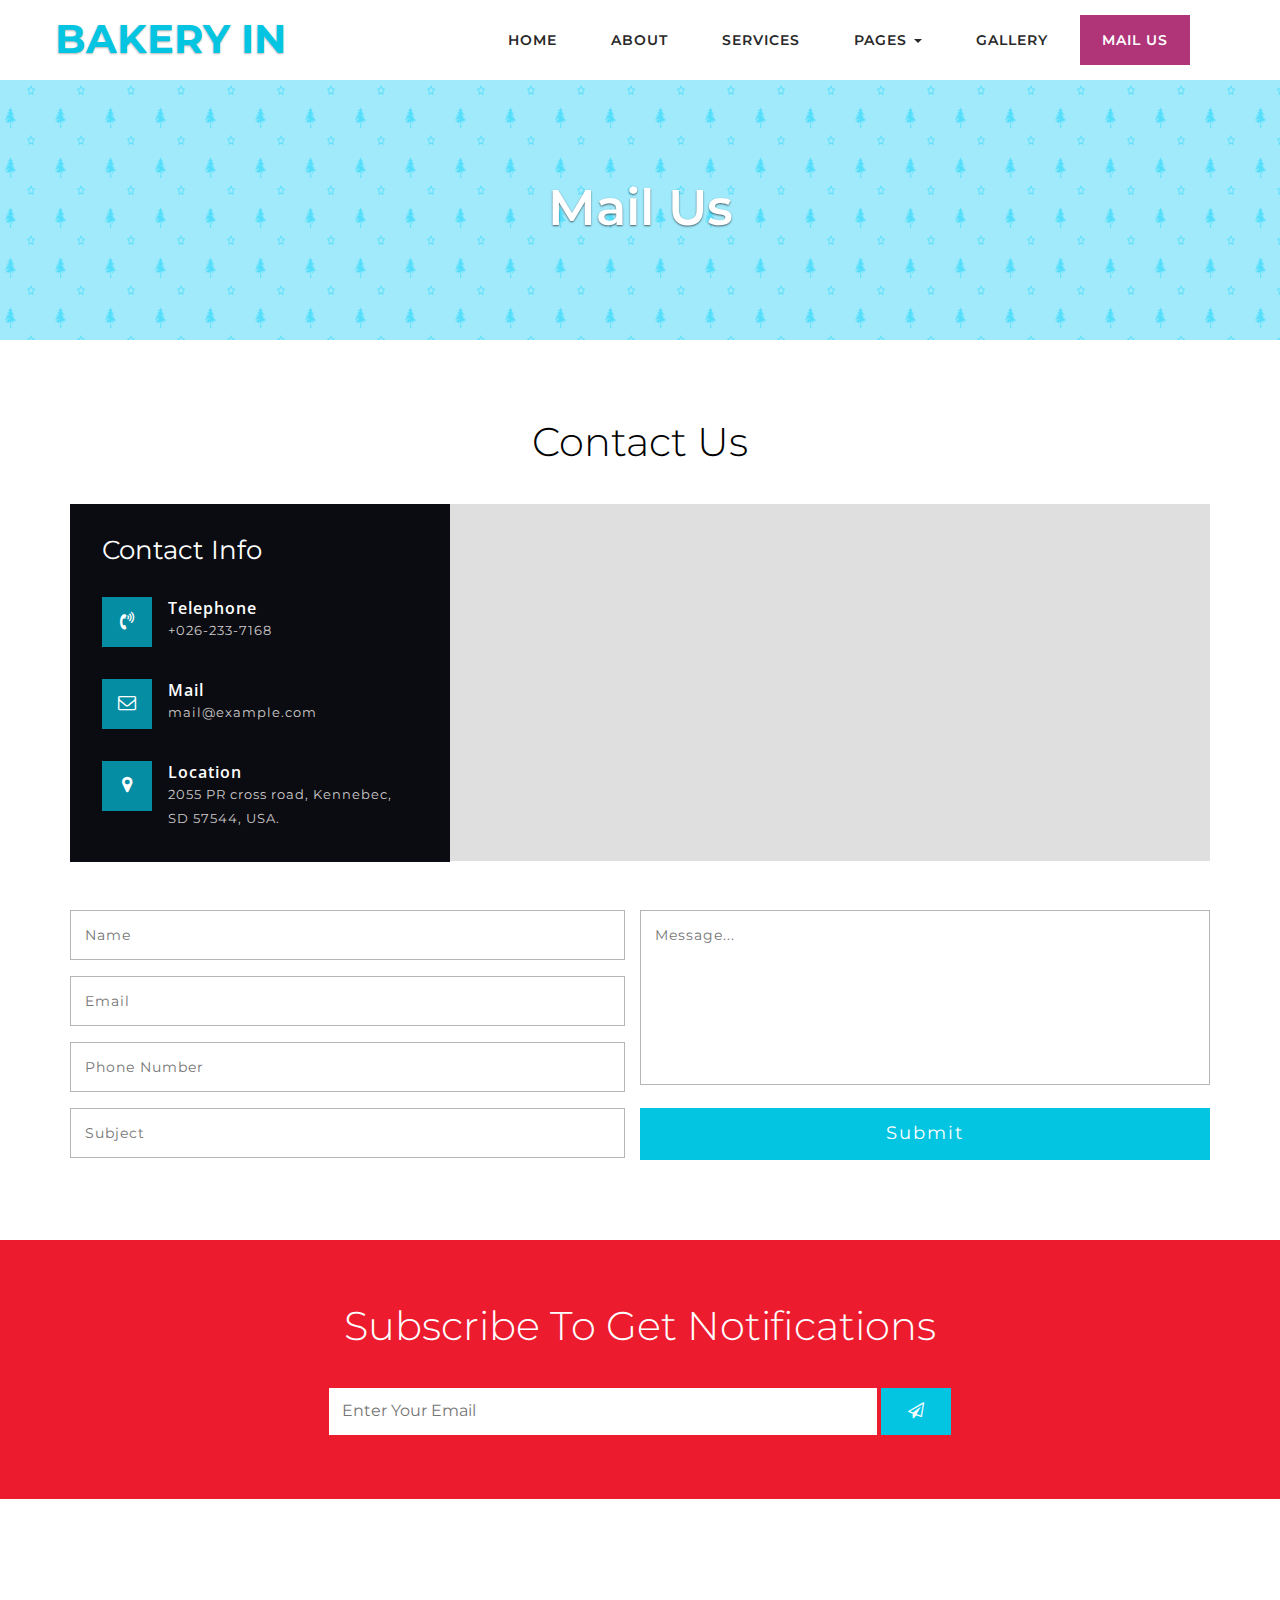
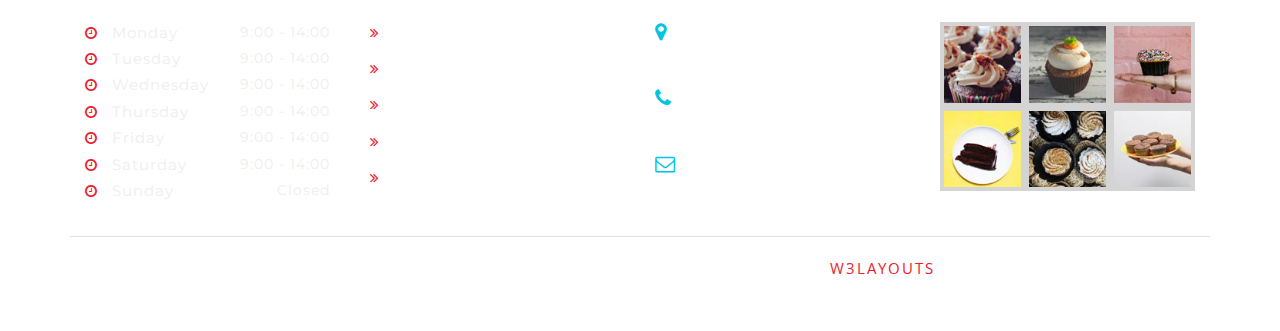
<file: contact.html>
<!--
Author: W3layouts
Author URL: http://w3layouts.com
License: Creative Commons Attribution 3.0 Unported
License URL: http://creativecommons.org/licenses/by/3.0/
-->
<!DOCTYPE html>
<html lang="en">
<head>
<title>Bakery In a Hotel Category Bootstrap Responsive Website Template | Contact :: w3layouts </title>
<meta name="viewport" content="width=device-width, initial-scale=1">
<meta http-equiv="Content-Type" content="text/html; charset=utf-8" />
<meta name="keywords" content=" Bakery In Responsive web template, Bootstrap Web Templates, Flat Web Templates, Android Compatible web template, 
Smartphone Compatible web template, free webdesigns for Nokia, Samsung, LG, Sony Ericsson, Motorola web design" />
<script type="application/x-javascript"> addEventListener("load", function() { setTimeout(hideURLbar, 0); }, false);
		function hideURLbar(){ window.scrollTo(0,1); } </script>
		
<link href="css/bootstrap.css" rel="stylesheet" type="text/css" media="all" /><!-- bootstrap css -->
<link href="css/contact.css" rel="stylesheet" type="text/css" media="all" /><!-- contact css -->
<link href="css/style.css" rel="stylesheet" type="text/css" media="all" />

<link href="css/font-awesome.css" rel="stylesheet"> <!-- fontawesome css -->

<!--fonts-->
<link href="//fonts.googleapis.com/css?family=Open+Sans:400,600,700" rel="stylesheet" type="text/css">
<link href="//fonts.googleapis.com/css?family=Montserrat:100,100i,200,200i,300,300i,400,400i,500,500i,600,600i,700,700i,800,800i,900,900i&amp;subset=latin-ext,vietnamese" rel="stylesheet">
<!--//fonts-->

</head>
<body>

	<!-- header -->
	<div class="header">
		<div class="content white">
			<nav class="navbar navbar-default" role="navigation">
				<div class="container">
					<div class="navbar-header">
						<button type="button" class="navbar-toggle" data-toggle="collapse" data-target="#bs-example-navbar-collapse-1">
					<span class="sr-only">Toggle navigation</span>
					<span class="icon-bar"></span>
					<span class="icon-bar"></span>
					<span class="icon-bar"></span>
				</button>
						<a class="navbar-brand" href="index.html">
							<h1>Bakery In</h1>
						</a>
					</div>
					<!--/.navbar-header-->
					<div class="collapse navbar-collapse" id="bs-example-navbar-collapse-1">
						<nav>
							<ul class="nav navbar-nav">
								<li><a href="index.html">Home</a></li>
								<li><a href="about.html">About </a></li>
								<li><a href="services.html">Services</a></li>
								<li class="dropdown">
									<a href="#" class="dropdown-toggle" data-toggle="dropdown">Pages <b class="caret"></b></a>
									<ul class="dropdown-menu">
										<li><a href="icons.html">Icons</a></li>
										<li class="divider"></li>
										<li><a href="typography.html">Typography</a></li>
									</ul>
								</li>
								<li><a href="gallery.html">Gallery</a></li>
								<li><a href="contact.html" class="active">Mail Us</a></li>
							</ul>
						</nav>
					</div>
					<!--/.navbar-collapse-->
					<!--/.navbar-->
				</div>
			</nav>
		</div>
	</div>
	<!-- //header -->

<!-- innerpages_banner -->
	<div class="innerpages_banner">
		<h2>Mail Us</h2>
	</div>
<!-- //innerpages_banner -->

<!-- Contact -->
	<div class="contact-section" id="contact">
		<div class="container">
			<h3 class="heading">Contact Us</h3>
			<div class="col-md-4 address-left">
				<div class="address-grid">
					<h4>Contact <span>Info</span></h4>
					<div class="address-grids">
						<span class="fa fa-volume-control-phone" aria-hidden="true"></span>
						<div class="contact-right">
							<p>Telephone </p><span>+026-233-7168</span>
						</div>
						<div class="clearfix"> </div>
					</div>
					<div class="address-grids">
						<span class="fa fa-envelope-o" aria-hidden="true"></span>
						<div class="contact-right">
							<p>Mail </p><a href="mailto:info@example.com">mail@example.com</a>
						</div>
						<div class="clearfix"> </div>
					</div>
					<div class="address-grids">
						<span class="fa fa-map-marker" aria-hidden="true"></span>
						<div class="contact-right">
							<p>Location</p><span>2055 PR cross road, Kennebec, SD 57544, USA.</span>
						</div>
						<div class="clearfix"> </div>
					</div>
				</div>
			</div>
			<div class="col-md-8 map">
				<iframe src="https://www.google.com/maps/embed?pb=!1m18!1m12!1m3!1d2929451.0038883607!2d-102.49006814350344!3d44.190752200213524!2m3!1f0!2f0!3f0!3m2!1i1024!2i768!4f13.1!3m3!1m2!1s0x877d432d85e938a5%3A0x7f0d6293186a4b7!2sSouth+Dakota%2C+USA!5e0!3m2!1sen!2sin!4v1514361505400"></iframe>
			</div>
			<div class="clearfix"> </div>
			<div class="mail_grid_w3l">
				<form action="#" method="post">
					<div class="col-md-6 contact_left_grid">
						<div class="contact-fields-w3ls">
							<input type="text" name="Name" placeholder="Name" required="">
						</div>
						<div class="contact-fields-w3ls">
							<input type="email" name="Email" placeholder="Email" required="">
						</div>
						<div class="contact-fields-w3ls">
							<input type="text" name="Telephone" placeholder="Phone Number" required="">
						</div>
						<div class="contact-fields-w3ls">
							<input type="text" name="Subject" placeholder="Subject" required="">
						</div>
					</div>
					<div class="col-md-6 contact_rightt_grid">
						<div class="contact-fields-w3ls">
							<textarea name="Message" placeholder="Message..." required=""></textarea>
						</div>
						<input type="submit" value="Submit">
					</div>
					<div class="clearfix"> </div>

				</form>
			</div>
		</div>
	</div>
<!--// Contact -->

<!-- subscribe -->
<div class="subscribe">
	<div class="container">
		<h3 class="heading">Subscribe To Get Notifications</h3>
		<div class="subscribe-grid">
			<form action="#" method="post">
				<input type="email" placeholder="Enter Your Email" name="email" required="">
				<button class="btn1"><i class="fa fa-paper-plane-o" aria-hidden="true"></i></button>
			</form>
		</div>
	</div>
</div>
<!-- //subscribe -->

<!-- footer -->
	<div class="footer">
		<div class="container">
			<div class="w3_agile_footer_grids">
				<ul class="col-md-3 col-xs-6 w3_agile_footer_grid right">
					<h3>Opening Hours</h3>
					<li><span class="fa fa-clock-o" aria-hidden="true"></span>Monday <span>9:00 - 14:00</span></li>
					<li><span class="fa fa-clock-o" aria-hidden="true"></span>Tuesday <span>9:00 - 14:00</span></li>
					<li><span class="fa fa-clock-o" aria-hidden="true"></span>Wednesday <span>9:00 - 14:00</span></li>
					<li><span class="fa fa-clock-o" aria-hidden="true"></span>Thursday <span>9:00 - 14:00</span></li>
					<li><span class="fa fa-clock-o" aria-hidden="true"></span>Friday <span>9:00 - 14:00</span></li>
					<li><span class="fa fa-clock-o" aria-hidden="true"></span>Saturday <span>9:00 - 14:00</span></li>
					<li><span class="fa fa-clock-o" aria-hidden="true"></span>Sunday <span>Closed</span></li>
				</ul>
				<div class="col-md-3 col-xs-6 w3_agile_footer_grid">
					<h3>Navigation</h3>
					<ul class="agileits_w3layouts_footer_grid_list">
						<li>
							<span class="fa fa-angle-double-right" aria-hidden="true"></span>
							<a href="index.html">Home</a>
						</li>
						<li>
							<span class="fa fa-angle-double-right" aria-hidden="true"></span>
							<a href="about.html">About Us</a>
						</li>
						<li>
							<span class="fa fa-angle-double-right" aria-hidden="true"></span>
							<a href="services.html">Services</a>
						</li>
						<li>
							<span class="fa fa-angle-double-right" aria-hidden="true"></span>
							<a href="gallery.html">Gallery</a>
						</li>
						<li>
							<span class="fa fa-angle-double-right" aria-hidden="true"></span>
							<a href="contact.html">Contact Us</a>
						</li>
					</ul>
				</div>
				<div class="col-md-3 col-xs-6 w3ls_address_mail_footer_grids w3_agile_footer_grid">
					<h3>Contact Us</h3>
					<div class="w3ls_footer_grid_left">
						<div class="w3l-icon">
							<span class="fa fa-map-marker" aria-hidden="true"></span>
						</div>
						<p>2055 PR Cross Road,
							<span>Kennebec SD, USA.</span>
						</p>
						<div class="clearfix"></div>
					</div>
					<div class="w3ls_footer_grid_left">
						<div class="w3l-icon">
							<span class="fa fa-phone" aria-hidden="true"></span>
						</div>
						<p>+(112) 455 312 671
							<span>+(029) 664  951 859</span>
						</p>
						<div class="clearfix"></div>
					</div>
					<div class="w3ls_footer_grid_left">
						<div class="w3l-icon">
							<span class="fa fa-envelope-o" aria-hidden="true"></span>
						</div>
						<p>
							<a href="mailto:info@example.com">mail@example1.com</a>
							<span>
								<a href="mailto:info@example.com">mail@example2.com</a>
							</span>
						</p>
						<div class="clearfix"></div>
					</div>
				</div>
				<div class="col-md-3 col-xs-6 w3_agile_footer_grid">
					<h3>Instagram Posts</h3>
					<div class="w3_agileits_footer_grid_left">
						<a href="#">
							<img src="images/post1.jpg" alt=" " class="img-responsive" />
						</a>
					</div>
					<div class="w3_agileits_footer_grid_left">
						<a href="#">
							<img src="images/post2.jpg" alt=" " class="img-responsive" />
						</a>
					</div>
					<div class="w3_agileits_footer_grid_left">
						<a href="#">
							<img src="images/post3.jpg" alt=" " class="img-responsive" />
						</a>
					</div>
					<div class="w3_agileits_footer_grid_left">
						<a href="#">
							<img src="images/post4.jpg" alt=" " class="img-responsive" />
						</a>
					</div>
					<div class="w3_agileits_footer_grid_left">
						<a href="#">
							<img src="images/post5.jpg" alt=" " class="img-responsive" />
						</a>
					</div>
					<div class="w3_agileits_footer_grid_left">
						<a href="#">
							<img src="images/post6.jpg" alt=" " class="img-responsive" />
						</a>
					</div>
					<div class="clearfix"> </div>
				</div>
				<div class="clearfix"> </div>
			</div>
			<div class="agileinfo_copyright">
				<p>© 2018 Bakery In. All Rights Reserved | Design by <a href="https://w3layouts.com/">W3layouts</a>
				</p>
			</div>
		</div>
	</div>
<!-- //footer -->

<!-- Supportive js -->
<script type="text/javascript" src="js/jquery-2.1.4.min.js"></script>
<!-- //Supportive js -->
<script type="text/javascript" src="js/bootstrap.js"></script><!-- bootstrap js file -->

<!-- smooth scrolling js -->
<script src="js/SmoothScroll.min.js"></script>
<!-- smooth scrolling js -->

<!-- start-smooth-scrolling -->
<script type="text/javascript" src="js/move-top.js"></script>
<script type="text/javascript" src="js/easing.js"></script>
<script type="text/javascript">
	jQuery(document).ready(function($) {
		$(".scroll").click(function(event){		
			event.preventDefault();
			$('html,body').animate({scrollTop:$(this.hash).offset().top},1000);
		});
	});
</script>

	<!-- here starts scrolling icon -->
	<script type="text/javascript">
		$(document).ready(function() {
			/*
				var defaults = {
				containerID: 'toTop', // fading element id
				containerHoverID: 'toTopHover', // fading element hover id
				scrollSpeed: 1200,
				easingType: 'linear' 
				};
			*/
								
			$().UItoTop({ easingType: 'easeOutQuart' });
								
			});
	</script>
	<!-- //here ends scrolling icon -->

<!-- move to top-js-files -->
	<script type="text/javascript" src="js/move-top.js"></script>
	<script type="text/javascript" src="js/easing.js"></script>
<!-- //move to top-js-files -->

</body>
</html>
</file>
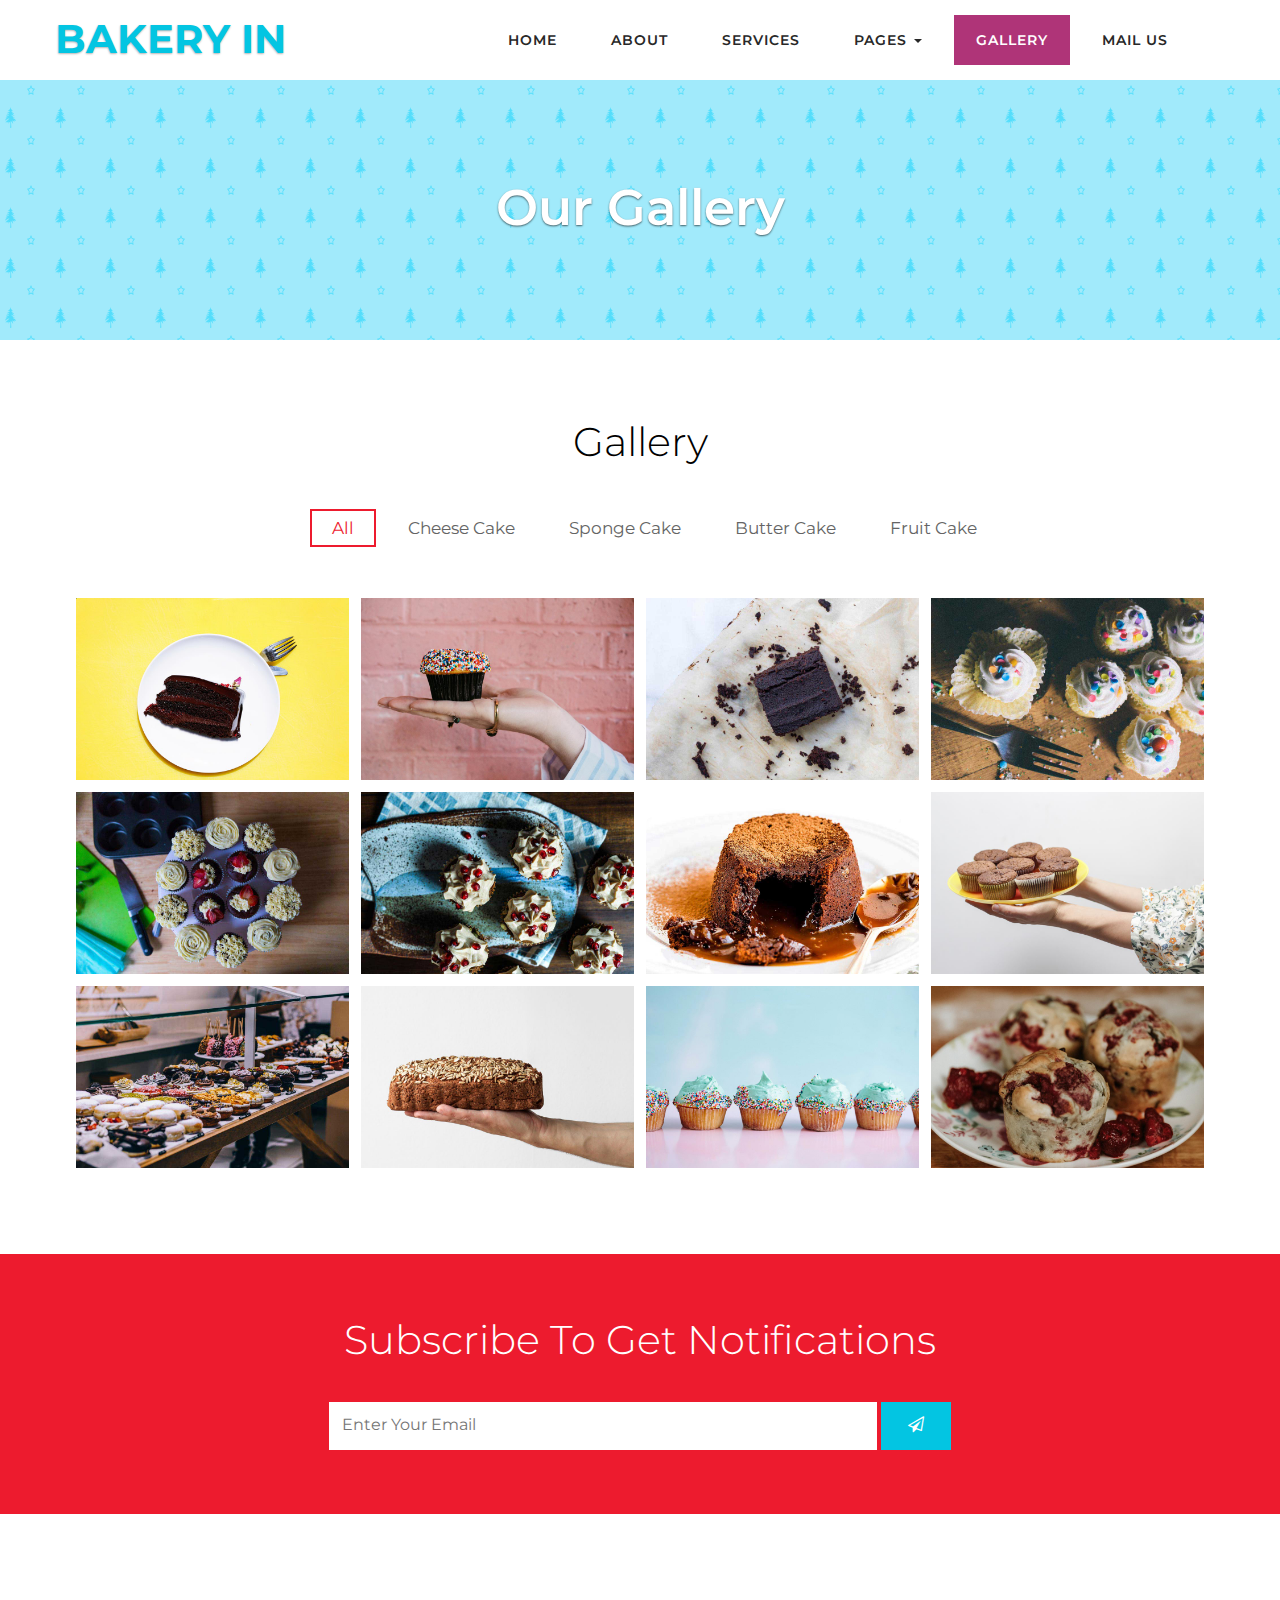
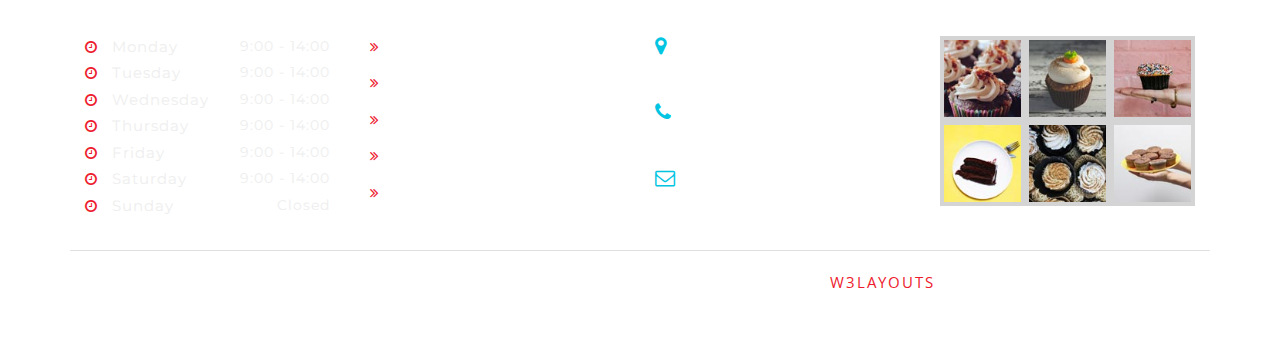
<file: gallery.html>
<!--
Author: W3layouts
Author URL: http://w3layouts.com
License: Creative Commons Attribution 3.0 Unported
License URL: http://creativecommons.org/licenses/by/3.0/
-->
<!DOCTYPE html>
<html lang="en">
<head>
<title>Bakery In a Hotel Category Bootstrap Responsive Website Template | Gallery :: w3layouts </title>
<meta name="viewport" content="width=device-width, initial-scale=1">
<meta http-equiv="Content-Type" content="text/html; charset=utf-8" />
<meta name="keywords" content=" Bakery In Responsive web template, Bootstrap Web Templates, Flat Web Templates, Android Compatible web template, 
Smartphone Compatible web template, free webdesigns for Nokia, Samsung, LG, Sony Ericsson, Motorola web design" />
<script type="application/x-javascript"> addEventListener("load", function() { setTimeout(hideURLbar, 0); }, false);
		function hideURLbar(){ window.scrollTo(0,1); } </script>
		
<link href="css/bootstrap.css" rel="stylesheet" type="text/css" media="all" /><!-- bootstrap css -->
<link href="css/gallery.css" rel="stylesheet" type="text/css" media="all" /><!-- gallery css -->
<link href="css/style.css" rel="stylesheet" type="text/css" media="all" />

<link href="css/jQuery.lightninBox.css" rel="stylesheet" type="text/css" media="all" /><!-- for gallery lightninBox css -->

<link href="css/font-awesome.css" rel="stylesheet"><!-- fontawesome css -->
<!--fonts-->
<link href="//fonts.googleapis.com/css?family=Open+Sans:400,600,700" rel="stylesheet" type="text/css">
<link href="//fonts.googleapis.com/css?family=Montserrat:100,100i,200,200i,300,300i,400,400i,500,500i,600,600i,700,700i,800,800i,900,900i&amp;subset=latin-ext,vietnamese" rel="stylesheet">
<!--//fonts-->

</head>
<body>

	<!-- header -->
	<div class="header">
		<div class="content white">
			<nav class="navbar navbar-default" role="navigation">
				<div class="container">
					<div class="navbar-header">
						<button type="button" class="navbar-toggle" data-toggle="collapse" data-target="#bs-example-navbar-collapse-1">
					<span class="sr-only">Toggle navigation</span>
					<span class="icon-bar"></span>
					<span class="icon-bar"></span>
					<span class="icon-bar"></span>
				</button>
						<a class="navbar-brand" href="index.html">
							<h1>Bakery In</h1>
						</a>
					</div>
					<!--/.navbar-header-->
					<div class="collapse navbar-collapse" id="bs-example-navbar-collapse-1">
						<nav>
							<ul class="nav navbar-nav">
								<li><a href="index.html">Home</a></li>
								<li><a href="about.html">About </a></li>
								<li><a href="services.html">Services</a></li>
								<li class="dropdown">
									<a href="#" class="dropdown-toggle" data-toggle="dropdown">Pages <b class="caret"></b></a>
									<ul class="dropdown-menu">
										<li><a href="icons.html">Icons</a></li>
										<li class="divider"></li>
										<li><a href="typography.html">Typography</a></li>
									</ul>
								</li>
								<li><a href="gallery.html" class="active">Gallery</a></li>
								<li><a href="contact.html">Mail Us</a></li>
							</ul>
						</nav>
					</div>
					<!--/.navbar-collapse-->
					<!--/.navbar-->
				</div>
			</nav>
		</div>
	</div>
	<!-- //header -->

<!-- innerpages_banner -->
	<div class="innerpages_banner">
		<h2>Our Gallery</h2>
	</div>
<!-- //innerpages_banner -->

<!-- Portfolio section -->
<section class="portfolio-agileinfo gallery" id="portfolio">
			<h3 class="heading">Gallery</h3>
				<div class="container">
	<div class="gallery-grids">
		<div class="bs-example bs-example-tabs" role="tabpanel" data-example-id="togglable-tabs">
			<ul id="myTab" class="nav nav-tabs" role="tablist" data-aos="zoom-in">
				<li role="presentation" class="active"><a href="#home" id="home-tab" role="tab" data-toggle="tab" aria-controls="home" aria-expanded="true">All</a></li>
				<li role="presentation"><a href="#teach" role="tab" id="teach-tab" data-toggle="tab" aria-controls="teach">Cheese Cake</a></li>
				<li role="presentation"><a href="#train" role="tab" id="train-tab" data-toggle="tab" aria-controls="train">Sponge Cake</a></li>
				<li role="presentation"><a href="#learn" role="tab" id="learn-tab" data-toggle="tab" aria-controls="learn">Butter Cake</a></li>
				<li role="presentation"><a href="#award" role="tab" id="award-tab" data-toggle="tab" aria-controls="award">Fruit Cake</a></li>
			</ul>
			<div id="myTabContent" class="tab-content">
				<div role="tabpanel" class="tab-pane fade in active" id="home" aria-labelledby="home-tab">
					<div class="tab_img">
						<div class="col-md-3 col-sm-6 col-xs-6 portfolio-grids" data-aos="zoom-in">
							<a href="images/g1.jpg" class="b-link-stripe b-animate-go lightninBox" data-lb-group="1">
								<img src="images/g1.jpg" class="img-responsive" alt="Cakes" />
								<div class="b-wrapper">
									<i class="fa fa-search-plus" aria-hidden="true"></i>
									<h5>Bakery In Cakes</h5>
								</div>
							</a>
						</div>
						<div class="col-md-3 col-sm-6 col-xs-6 portfolio-grids" data-aos="zoom-in">
							<a href="images/g2.jpg" class="b-link-stripe b-animate-go lightninBox" data-lb-group="1">
								<img src="images/g2.jpg" class="img-responsive" alt="Cakes"/>
								<div class="b-wrapper">
									<i class="fa fa-search-plus" aria-hidden="true"></i>
									<h5>Bakery In Cakes</h5>
								</div>
							</a>
						</div>
						<div class="col-md-3 col-sm-6 col-xs-6 portfolio-grids" data-aos="zoom-in">
							<a href="images/g3.jpg" class="b-link-stripe b-animate-go lightninBox" data-lb-group="1">
								<img src="images/g3.jpg" class="img-responsive" alt="Cakes"/>
								<div class="b-wrapper">
									<i class="fa fa-search-plus" aria-hidden="true"></i>
									<h5>Bakery In Cakes</h5>
								</div>
							</a>
						</div>
						<div class="col-md-3 col-sm-6 col-xs-6 portfolio-grids" data-aos="zoom-in">
							<a href="images/g4.jpg" class="b-link-stripe b-animate-go lightninBox" data-lb-group="1">
								<img src="images/g4.jpg" class="img-responsive" alt="Cakes"/>
								<div class="b-wrapper">
									<i class="fa fa-search-plus" aria-hidden="true"></i>
									<h5>Bakery In Cakes</h5>
								</div>
							</a>
						</div>
						<div class="clearfix"> </div>
					</div>
					<div class="tab_img">
						<div class="col-md-3 col-sm-6 col-xs-6 portfolio-grids" data-aos="zoom-in">
							<a href="images/g5.jpg" class="b-link-stripe b-animate-go lightninBox" data-lb-group="1">
								<img src="images/g5.jpg" class="img-responsive" alt="Cakes"/>
								<div class="b-wrapper">
									<i class="fa fa-search-plus" aria-hidden="true"></i>
									<h5>Bakery In Cakes</h5>
								</div>
							</a>
						</div>
						<div class="col-md-3 col-sm-6 col-xs-6 portfolio-grids" data-aos="zoom-in">
							<a href="images/g6.jpg" class="b-link-stripe b-animate-go lightninBox" data-lb-group="1">
								<img src="images/g6.jpg" class="img-responsive" alt="Cakes"/>
								<div class="b-wrapper">
									<i class="fa fa-search-plus" aria-hidden="true"></i>
									<h5>Bakery In Cakes</h5>
								</div>
							</a>
						</div>
						<div class="col-md-3 col-sm-6 col-xs-6 portfolio-grids" data-aos="zoom-in">
							<a href="images/g9.jpg" class="b-link-stripe b-animate-go lightninBox" data-lb-group="1">
								<img src="images/g9.jpg" class="img-responsive" alt="Cakes"/>
								<div class="b-wrapper">
									<i class="fa fa-search-plus" aria-hidden="true"></i>
									<h5>Bakery In Cakes</h5>
								</div>
							</a>
						</div>
						<div class="col-md-3 col-sm-6 col-xs-6 portfolio-grids" data-aos="zoom-in">
							<a href="images/g7.jpg" class="b-link-stripe b-animate-go lightninBox" data-lb-group="1">
								<img src="images/g7.jpg" class="img-responsive" alt="Cakes"/>
								<div class="b-wrapper">
									<i class="fa fa-search-plus" aria-hidden="true"></i>
									<h5>Bakery In Cakes</h5>
								</div>
							</a>
						</div>
						<div class="col-md-3 col-sm-6 col-xs-6 portfolio-grids" data-aos="zoom-in">
							<a href="images/g12.jpg" class="b-link-stripe b-animate-go lightninBox" data-lb-group="1">
								<img src="images/g12.jpg" class="img-responsive" alt="Cakes"/>
								<div class="b-wrapper">
									<i class="fa fa-search-plus" aria-hidden="true"></i>
									<h5>Bakery In Cakes</h5>
								</div>
							</a>
						</div>
						<div class="col-md-3 col-sm-6 col-xs-6 portfolio-grids" data-aos="zoom-in">
							<a href="images/g8.jpg" class="b-link-stripe b-animate-go lightninBox" data-lb-group="1">
								<img src="images/g8.jpg" class="img-responsive" alt="Cakes"/>
								<div class="b-wrapper">
									<i class="fa fa-search-plus" aria-hidden="true"></i>
									<h5>Bakery In Cakes</h5>
								</div>
							</a>
						</div>
						<div class="col-md-3 col-sm-6 col-xs-6 portfolio-grids" data-aos="zoom-in">
							<a href="images/g10.jpg" class="b-link-stripe b-animate-go lightninBox" data-lb-group="1">
								<img src="images/g10.jpg" class="img-responsive" alt="Cakes"/>
								<div class="b-wrapper">
									<i class="fa fa-search-plus" aria-hidden="true"></i>
									<h5>Bakery In Cakes</h5>
								</div>
							</a>
						</div>
						<div class="col-md-3 col-sm-6 col-xs-6 portfolio-grids" data-aos="zoom-in">
							<a href="images/g11.jpg" class="b-link-stripe b-animate-go lightninBox" data-lb-group="1">
								<img src="images/g11.jpg" class="img-responsive" alt="Cakes"/>
								<div class="b-wrapper">
									<i class="fa fa-search-plus" aria-hidden="true"></i>
									<h5>Bakery In Cakes</h5>
								</div>
							</a>
						</div>
						<div class="clearfix"> </div>
					</div>
				</div>
				<div role="tabpanel" class="tab-pane fade" id="teach" aria-labelledby="teach-tab">
					<div class="tab_img">
						<div class="col-md-3 col-sm-6 col-xs-6 portfolio-grids" data-aos="zoom-in">
							<a href="images/g1.jpg" class="b-link-stripe b-animate-go lightninBox" data-lb-group="2">
								<img src="images/g1.jpg" class="img-responsive zoom-img" alt="Cakes"/>
								<div class="b-wrapper">
									<i class="fa fa-search-plus" aria-hidden="true"></i>
									<h5>Bakery In Cakes</h5>
								</div>
							</a>
						</div>
						<div class="col-md-3 col-sm-6 col-xs-6 portfolio-grids" data-aos="zoom-in">
							<a href="images/g2.jpg" class="b-link-stripe b-animate-go lightninBox" data-lb-group="2">
								<img src="images/g2.jpg" class="img-responsive zoom-img" alt="Cakes"/>
								<div class="b-wrapper">
									<i class="fa fa-search-plus" aria-hidden="true"></i>
									<h5>Bakery In Cakes</h5>
								</div>
							</a>
						</div>
						<div class="col-md-3 col-sm-6 col-xs-6 portfolio-grids" data-aos="zoom-in">
							<a href="images/g3.jpg" class="b-link-stripe b-animate-go lightninBox" data-lb-group="2">
								<img src="images/g3.jpg" class="img-responsive zoom-img" alt="Cakes"/>
								<div class="b-wrapper">
									<i class="fa fa-search-plus" aria-hidden="true"></i>
									<h5>Bakery In Cakes</h5>
								</div>
							</a>
						</div>
						<div class="col-md-3 col-sm-6 col-xs-6 portfolio-grids" data-aos="zoom-in">
							<a href="images/g4.jpg" class="b-link-stripe b-animate-go lightninBox" data-lb-group="2">
								<img src="images/g4.jpg" class="img-responsive zoom-img" alt="Cakes"/>
								<div class="b-wrapper">
									<i class="fa fa-search-plus" aria-hidden="true"></i>
									<h5>Bakery In Cakes</h5>
								</div>
							</a>
						</div>
						<div class="col-md-3 col-sm-6 col-xs-6 portfolio-grids" data-aos="zoom-in">
							<a href="images/g5.jpg" class="b-link-stripe b-animate-go lightninBox" data-lb-group="2">
								<img src="images/g5.jpg" class="img-responsive zoom-img" alt="Cakes"/>
								<div class="b-wrapper">
									<i class="fa fa-search-plus" aria-hidden="true"></i>
									<h5>Bakery In Cakes</h5>
								</div>
							</a>
						</div>
						<div class="col-md-3 col-sm-6 col-xs-6 portfolio-grids" data-aos="zoom-in">
							<a href="images/g6.jpg" class="b-link-stripe b-animate-go lightninBox" data-lb-group="2">
								<img src="images/g6.jpg" class="img-responsive zoom-img" alt="Cakes"/>
								<div class="b-wrapper">
									<i class="fa fa-search-plus" aria-hidden="true"></i>
									<h5>Bakery In Cakes</h5>
								</div>
							</a>
						</div>
						<div class="col-md-3 col-sm-6 col-xs-6 portfolio-grids" data-aos="zoom-in">
							<a href="images/g7.jpg" class="b-link-stripe b-animate-go lightninBox" data-lb-group="2">
								<img src="images/g7.jpg" class="img-responsive zoom-img" alt="Cakes"/>
								<div class="b-wrapper">
									<i class="fa fa-search-plus" aria-hidden="true"></i>
									<h5>Bakery In Cakes</h5>
								</div>
							</a>
						</div>
						<div class="clearfix"> </div>
					</div>	
				</div>
				<div role="tabpanel" class="tab-pane fade" id="train" aria-labelledby="train-tab">
					<div class="tab_img">
						<div class="col-md-3 col-sm-6 col-xs-6 portfolio-grids" data-aos="zoom-in">
							<a href="images/g4.jpg" class="b-link-stripe b-animate-go lightninBox" data-lb-group="3">
								<img src="images/g4.jpg" class="img-responsive zoom-img" alt="Cakes"/>
								<div class="b-wrapper">
									<i class="fa fa-search-plus" aria-hidden="true"></i>
									<h5>Bakery In Cakes</h5>
								</div>
							</a>
						</div>
						<div class="col-md-3 col-sm-6 col-xs-6 portfolio-grids" data-aos="zoom-in">
							<a href="images/g2.jpg" class="b-link-stripe b-animate-go lightninBox" data-lb-group="3">
								<img src="images/g2.jpg" class="img-responsive zoom-img" alt="Cakes"/>
								<div class="b-wrapper">
									<i class="fa fa-search-plus" aria-hidden="true"></i>
									<h5>Bakery In Cakes</h5>
								</div>
							</a>
						</div>
						<div class="clearfix"> </div>
					</div>	
				</div>
				<div role="tabpanel" class="tab-pane fade" id="learn" aria-labelledby="learn-tab">
					<div class="tab_img">
						<div class="col-md-3 col-sm-6 col-xs-6 portfolio-grids" data-aos="zoom-in">
							<a href="images/g1.jpg" class="b-link-stripe b-animate-go lightninBox" data-lb-group="4">
								<img src="images/g1.jpg" class="img-responsive zoom-img" alt="Cakes"/>
								<div class="b-wrapper">
									<i class="fa fa-search-plus" aria-hidden="true"></i>
									<h5>Bakery In Cakes</h5>
								</div>
							</a>
						</div>
						<div class="col-md-3 col-sm-6 col-xs-6 portfolio-grids" data-aos="zoom-in">
							<a href="images/g2.jpg" class="b-link-stripe b-animate-go lightninBox" data-lb-group="4">
								<img src="images/g2.jpg" class="img-responsive zoom-img" alt="Cakes"/>
								<div class="b-wrapper">
									<i class="fa fa-search-plus" aria-hidden="true"></i>
									<h5>Bakery In Cakes</h5>
								</div>
							</a>
						</div>
						<div class="col-md-3 col-sm-6 col-xs-6 portfolio-grids" data-aos="zoom-in">
							<a href="images/g3.jpg" class="b-link-stripe b-animate-go lightninBox" data-lb-group="4">
								<img src="images/g3.jpg" class="img-responsive zoom-img" alt="Cakes"/>
								<div class="b-wrapper">
									<i class="fa fa-search-plus" aria-hidden="true"></i>
									<h5>Bakery In Cakes</h5>
								</div>
							</a>
						</div>
						<div class="clearfix"> </div>
					</div>	
				</div>
				<div role="tabpanel" class="tab-pane fade" id="award" aria-labelledby="award-tab">
					<div class="tab_img">
						<div class="col-md-3 col-sm-6 col-xs-6 portfolio-grids" data-aos="zoom-in">
							<a href="images/g4.jpg" class="b-link-stripe b-animate-go lightninBox" data-lb-group="5">
								<img src="images/g4.jpg" class="img-responsive zoom-img" alt="Cakes"/>
								<div class="b-wrapper">
									<i class="fa fa-search-plus" aria-hidden="true"></i>
									<h5>Bakery In Cakes</h5>
								</div>
							</a>
						</div>
						<div class="col-md-3 col-sm-6 col-xs-6 portfolio-grids" data-aos="zoom-in">
							<a href="images/g5.jpg" class="b-link-stripe b-animate-go lightninBox" data-lb-group="5">
								<img src="images/g5.jpg" class="img-responsive zoom-img" alt="Cakes"/>
								<div class="b-wrapper">
									<i class="fa fa-search-plus" aria-hidden="true"></i>
									<h5>Bakery In Cakes</h5>
								</div>
							</a>
						</div>
						<div class="col-md-3 col-sm-6 col-xs-6 portfolio-grids" data-aos="zoom-in">
							<a href="images/g1.jpg" class="b-link-stripe b-animate-go lightninBox" data-lb-group="5">
								<img src="images/g1.jpg" class="img-responsive zoom-img" alt="Cakes"/>
								<div class="b-wrapper">
									<i class="fa fa-search-plus" aria-hidden="true"></i>
									<h5>Bakery In Cakes</h5>
								</div>
							</a>
						</div>
						<div class="col-md-3 col-sm-6 col-xs-6 portfolio-grids" data-aos="zoom-in">
							<a href="images/g2.jpg" class="b-link-stripe b-animate-go lightninBox" data-lb-group="5">
								<img src="images/g2.jpg" class="img-responsive zoom-img" alt="Cakes"/>
								<div class="b-wrapper">
									<i class="fa fa-search-plus" aria-hidden="true"></i>
									<h5>Bakery In Cakes</h5>
								</div>
							</a>
						</div>
						<div class="clearfix"> </div>
					</div>	
				</div>
			</div>
		</div>
	</div>	
	</div>	
</section>
<!-- /Portfolio section -->	

<!-- subscribe -->
<div class="subscribe">
	<div class="container">
		<h3 class="heading">Subscribe To Get Notifications</h3>
		<div class="subscribe-grid">
			<form action="#" method="post">
				<input type="email" placeholder="Enter Your Email" name="email" required="">
				<button class="btn1"><i class="fa fa-paper-plane-o" aria-hidden="true"></i></button>
			</form>
		</div>
	</div>
</div>
<!-- //subscribe -->

<!-- footer -->
	<div class="footer">
		<div class="container">
			<div class="w3_agile_footer_grids">
				<ul class="col-md-3 col-xs-6 w3_agile_footer_grid right">
					<h3>Opening Hours</h3>
					<li><span class="fa fa-clock-o" aria-hidden="true"></span>Monday <span>9:00 - 14:00</span></li>
					<li><span class="fa fa-clock-o" aria-hidden="true"></span>Tuesday <span>9:00 - 14:00</span></li>
					<li><span class="fa fa-clock-o" aria-hidden="true"></span>Wednesday <span>9:00 - 14:00</span></li>
					<li><span class="fa fa-clock-o" aria-hidden="true"></span>Thursday <span>9:00 - 14:00</span></li>
					<li><span class="fa fa-clock-o" aria-hidden="true"></span>Friday <span>9:00 - 14:00</span></li>
					<li><span class="fa fa-clock-o" aria-hidden="true"></span>Saturday <span>9:00 - 14:00</span></li>
					<li><span class="fa fa-clock-o" aria-hidden="true"></span>Sunday <span>Closed</span></li>
				</ul>
				<div class="col-md-3 col-xs-6 w3_agile_footer_grid">
					<h3>Navigation</h3>
					<ul class="agileits_w3layouts_footer_grid_list">
						<li>
							<span class="fa fa-angle-double-right" aria-hidden="true"></span>
							<a href="index.html">Home</a>
						</li>
						<li>
							<span class="fa fa-angle-double-right" aria-hidden="true"></span>
							<a href="about.html">About Us</a>
						</li>
						<li>
							<span class="fa fa-angle-double-right" aria-hidden="true"></span>
							<a href="services.html">Services</a>
						</li>
						<li>
							<span class="fa fa-angle-double-right" aria-hidden="true"></span>
							<a href="gallery.html">Gallery</a>
						</li>
						<li>
							<span class="fa fa-angle-double-right" aria-hidden="true"></span>
							<a href="contact.html">Contact Us</a>
						</li>
					</ul>
				</div>
				<div class="col-md-3 col-xs-6 w3ls_address_mail_footer_grids w3_agile_footer_grid">
					<h3>Contact Us</h3>
					<div class="w3ls_footer_grid_left">
						<div class="w3l-icon">
							<span class="fa fa-map-marker" aria-hidden="true"></span>
						</div>
						<p>2055 PR Cross Road,
							<span>Kennebec SD, USA.</span>
						</p>
						<div class="clearfix"></div>
					</div>
					<div class="w3ls_footer_grid_left">
						<div class="w3l-icon">
							<span class="fa fa-phone" aria-hidden="true"></span>
						</div>
						<p>+(112) 455 312 671
							<span>+(029) 664  951 859</span>
						</p>
						<div class="clearfix"></div>
					</div>
					<div class="w3ls_footer_grid_left">
						<div class="w3l-icon">
							<span class="fa fa-envelope-o" aria-hidden="true"></span>
						</div>
						<p>
							<a href="mailto:info@example.com">mail@example1.com</a>
							<span>
								<a href="mailto:info@example.com">mail@example2.com</a>
							</span>
						</p>
						<div class="clearfix"></div>
					</div>
				</div>
				<div class="col-md-3 col-xs-6 w3_agile_footer_grid">
					<h3>Instagram Posts</h3>
					<div class="w3_agileits_footer_grid_left">
						<a href="#">
							<img src="images/post1.jpg" alt=" " class="img-responsive" />
						</a>
					</div>
					<div class="w3_agileits_footer_grid_left">
						<a href="#">
							<img src="images/post2.jpg" alt=" " class="img-responsive" />
						</a>
					</div>
					<div class="w3_agileits_footer_grid_left">
						<a href="#">
							<img src="images/post3.jpg" alt=" " class="img-responsive" />
						</a>
					</div>
					<div class="w3_agileits_footer_grid_left">
						<a href="#">
							<img src="images/post4.jpg" alt=" " class="img-responsive" />
						</a>
					</div>
					<div class="w3_agileits_footer_grid_left">
						<a href="#">
							<img src="images/post5.jpg" alt=" " class="img-responsive" />
						</a>
					</div>
					<div class="w3_agileits_footer_grid_left">
						<a href="#">
							<img src="images/post6.jpg" alt=" " class="img-responsive" />
						</a>
					</div>
					<div class="clearfix"> </div>
				</div>
				<div class="clearfix"> </div>
			</div>
			<div class="agileinfo_copyright">
				<p>© 2018 Bakery In. All Rights Reserved | Design by <a href="https://w3layouts.com/">W3layouts</a>
				</p>
			</div>
		</div>
	</div>
<!-- //footer -->

<!-- Supportive js -->
<script type="text/javascript" src="js/jquery-2.1.4.min.js"></script>
<!-- //Supportive js -->
<script type="text/javascript" src="js/bootstrap.js"></script><!-- bootstrap js file -->

<!-- js for portfolio lightbox -->
<script src="js/jQuery.lightninBox.js"></script>
<script type="text/javascript">
	$(".lightninBox").lightninBox();
</script>
<!-- /js for portfolio lightbox -->

<!-- smooth scrolling js -->
<script src="js/SmoothScroll.min.js"></script>
<!-- smooth scrolling js -->

<!-- start-smooth-scrolling -->
<script type="text/javascript" src="js/move-top.js"></script>
<script type="text/javascript" src="js/easing.js"></script>
<script type="text/javascript">
	jQuery(document).ready(function($) {
		$(".scroll").click(function(event){		
			event.preventDefault();
			$('html,body').animate({scrollTop:$(this.hash).offset().top},1000);
		});
	});
</script>

	<!-- here starts scrolling icon -->
	<script type="text/javascript">
		$(document).ready(function() {
			/*
				var defaults = {
				containerID: 'toTop', // fading element id
				containerHoverID: 'toTopHover', // fading element hover id
				scrollSpeed: 1200,
				easingType: 'linear' 
				};
			*/
								
			$().UItoTop({ easingType: 'easeOutQuart' });
								
			});
	</script>
	<!-- //here ends scrolling icon -->

<!-- move to top-js-files -->
	<script type="text/javascript" src="js/move-top.js"></script>
	<script type="text/javascript" src="js/easing.js"></script>
<!-- //move to top-js-files -->

</body>
</html>
</file>
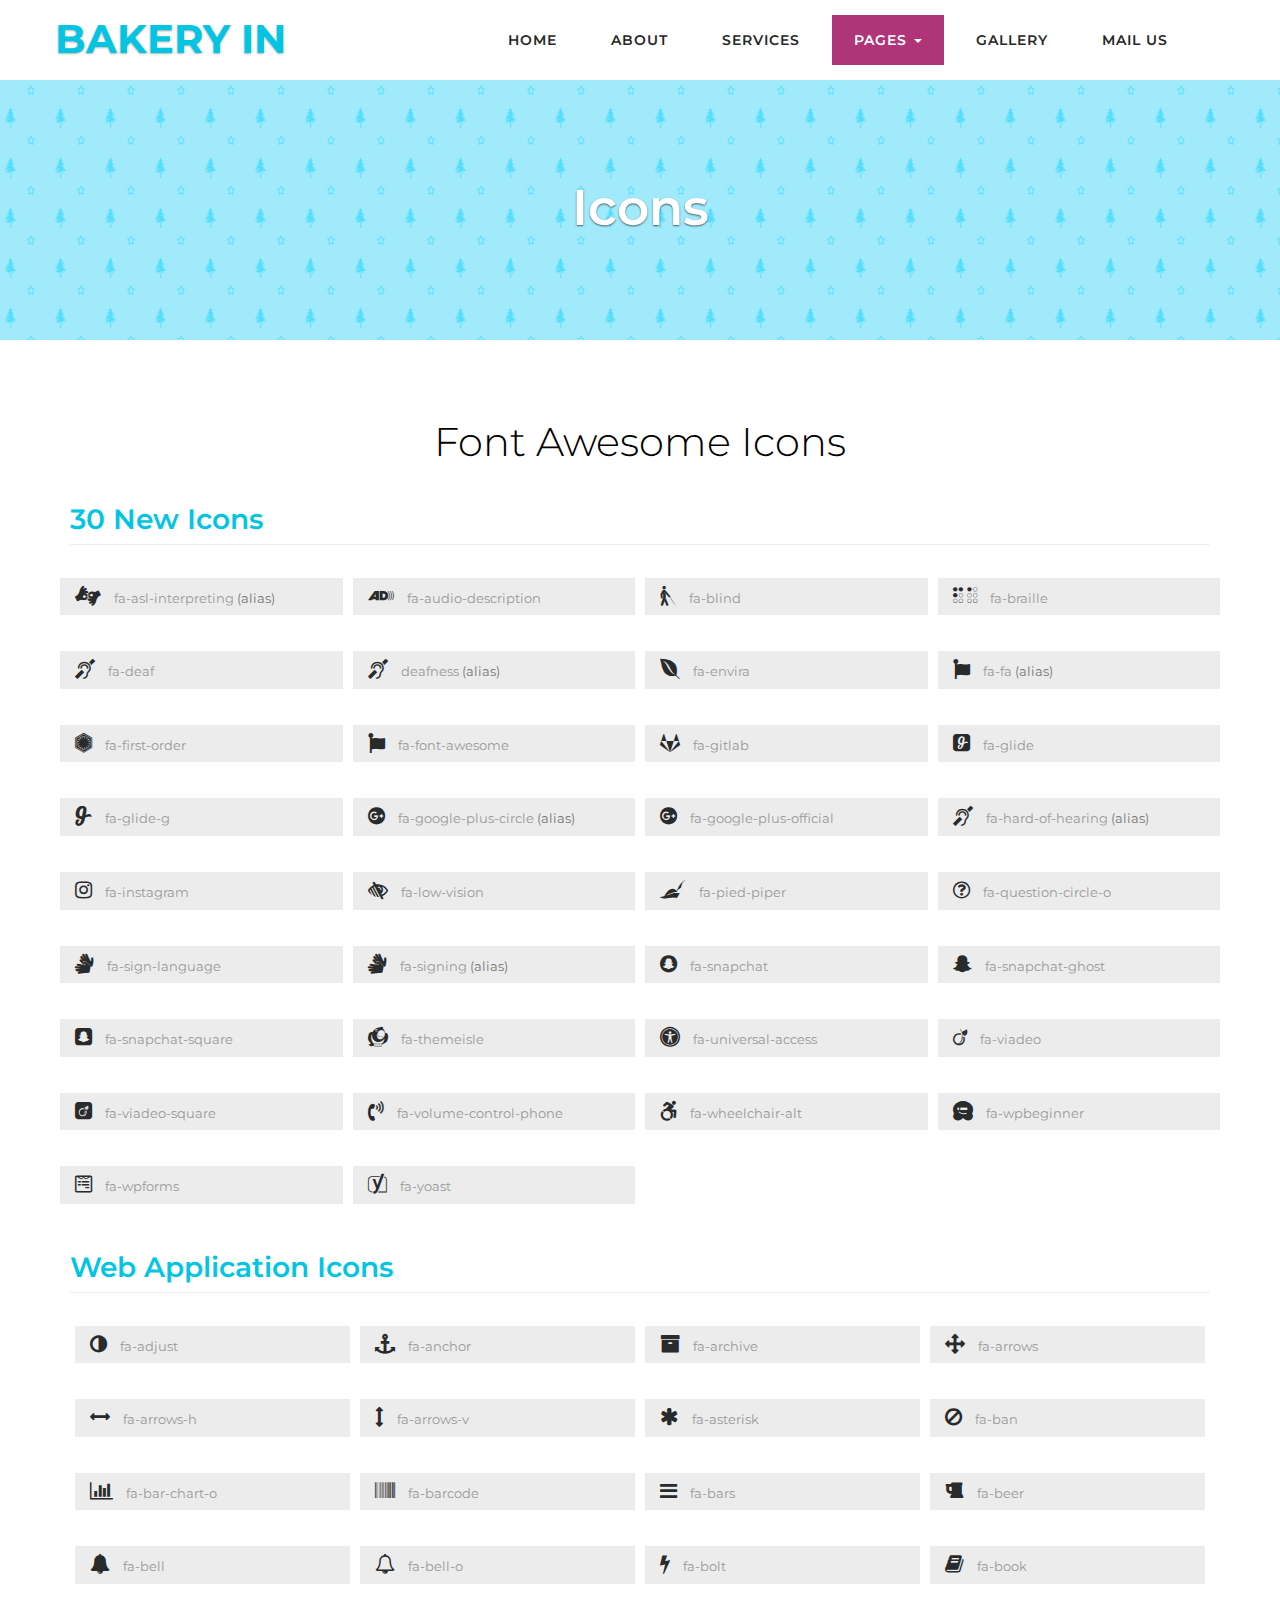
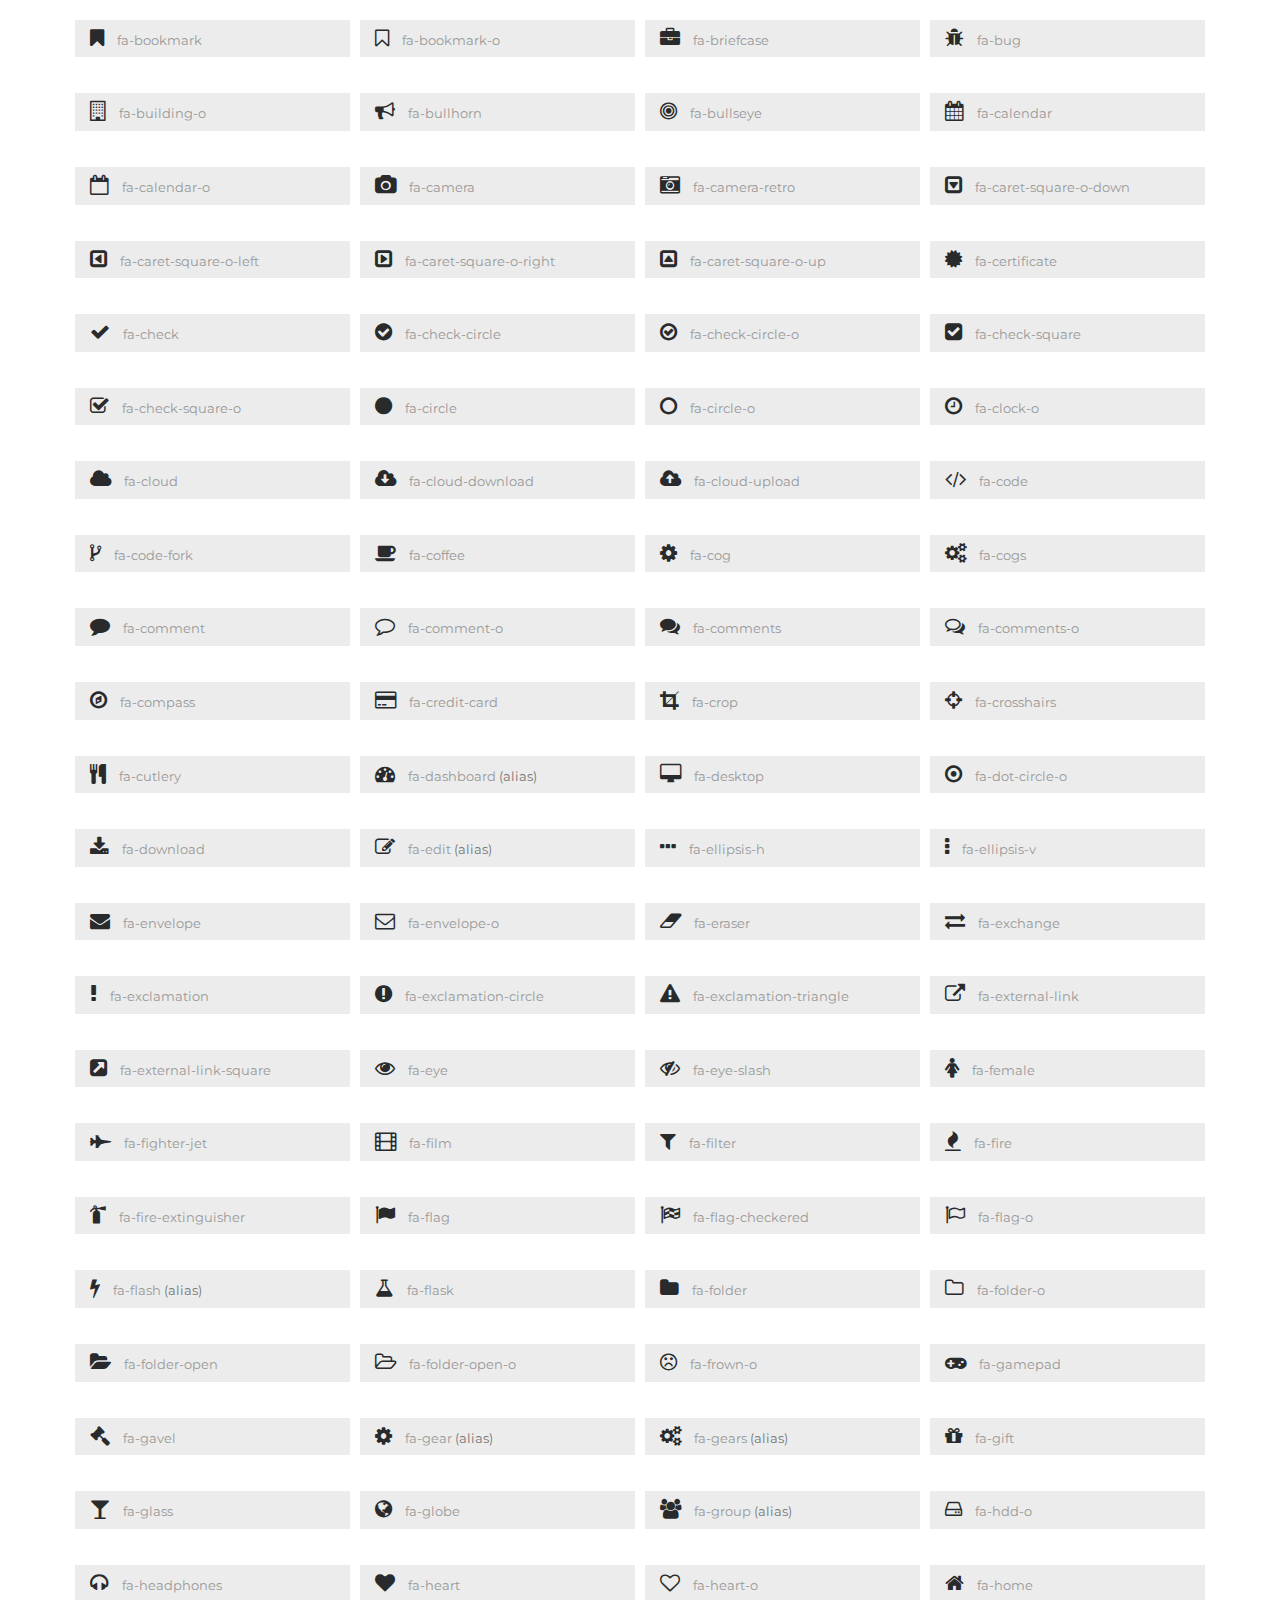
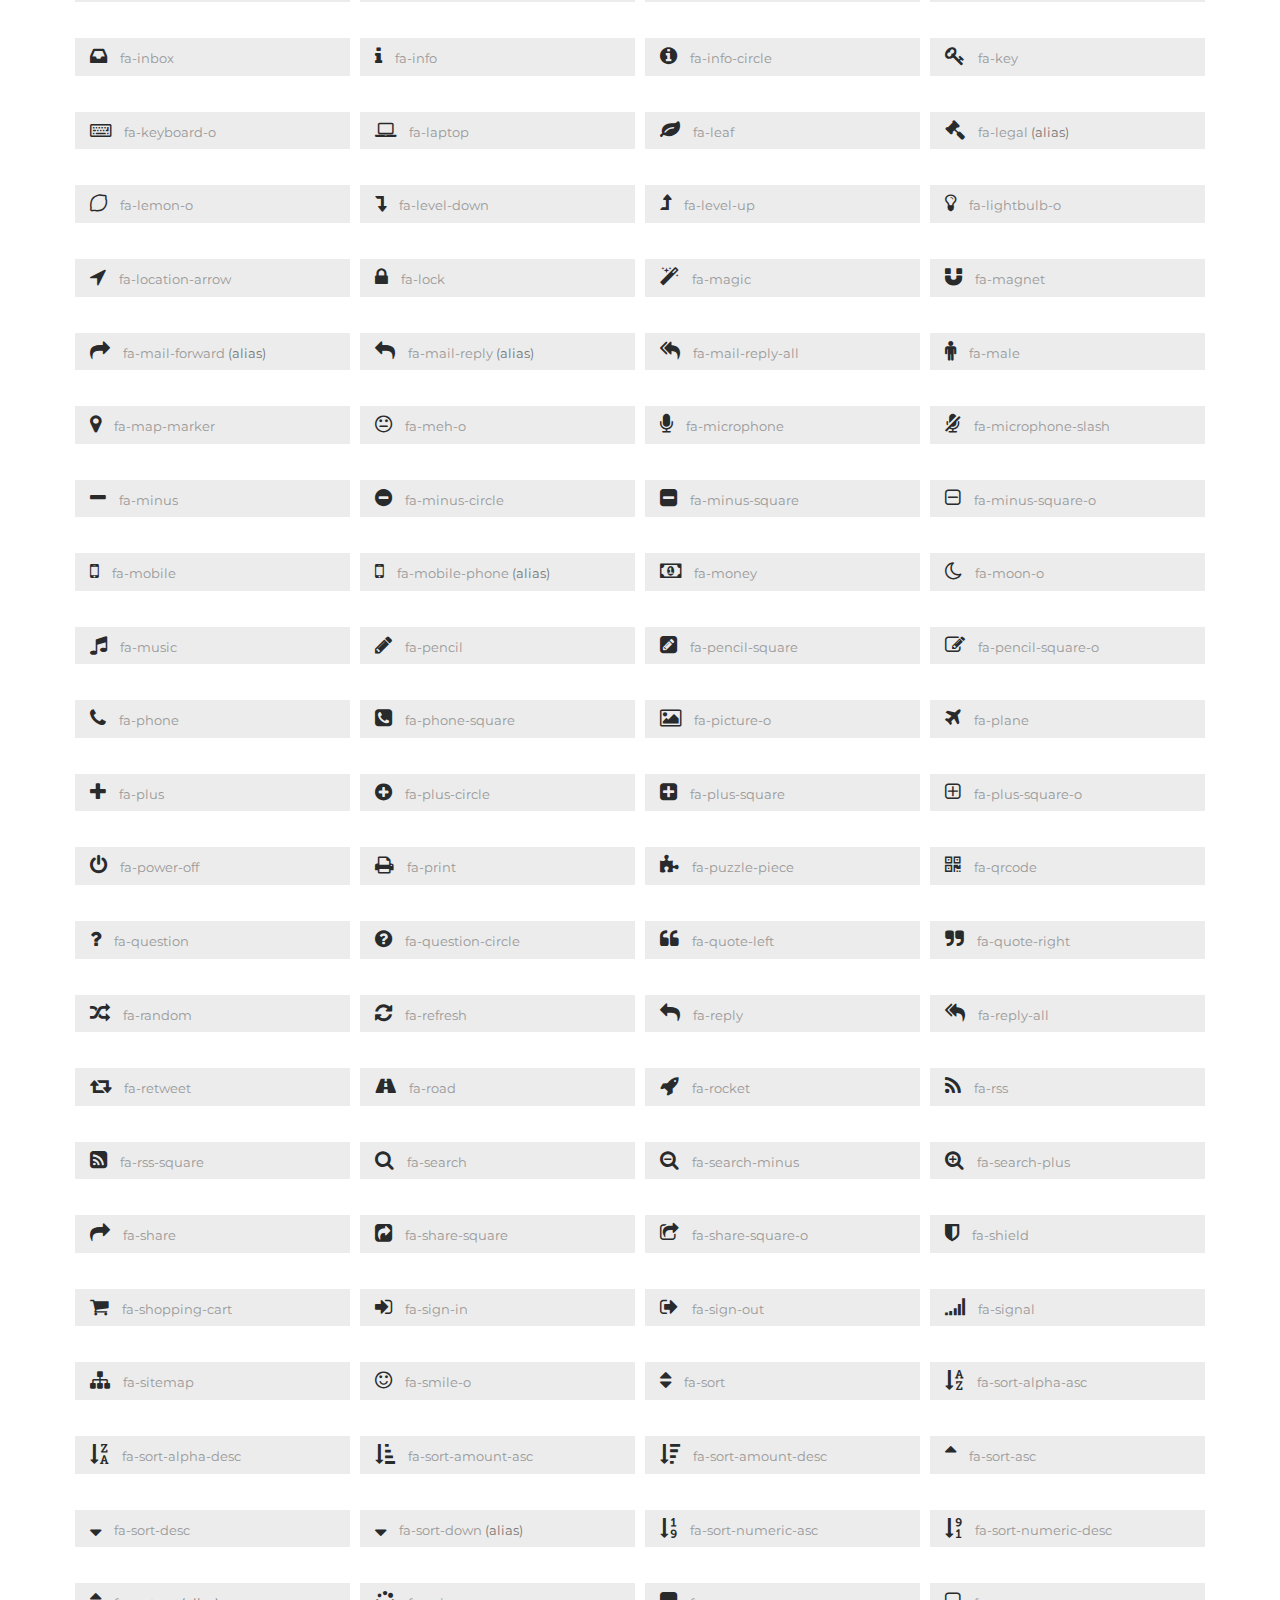
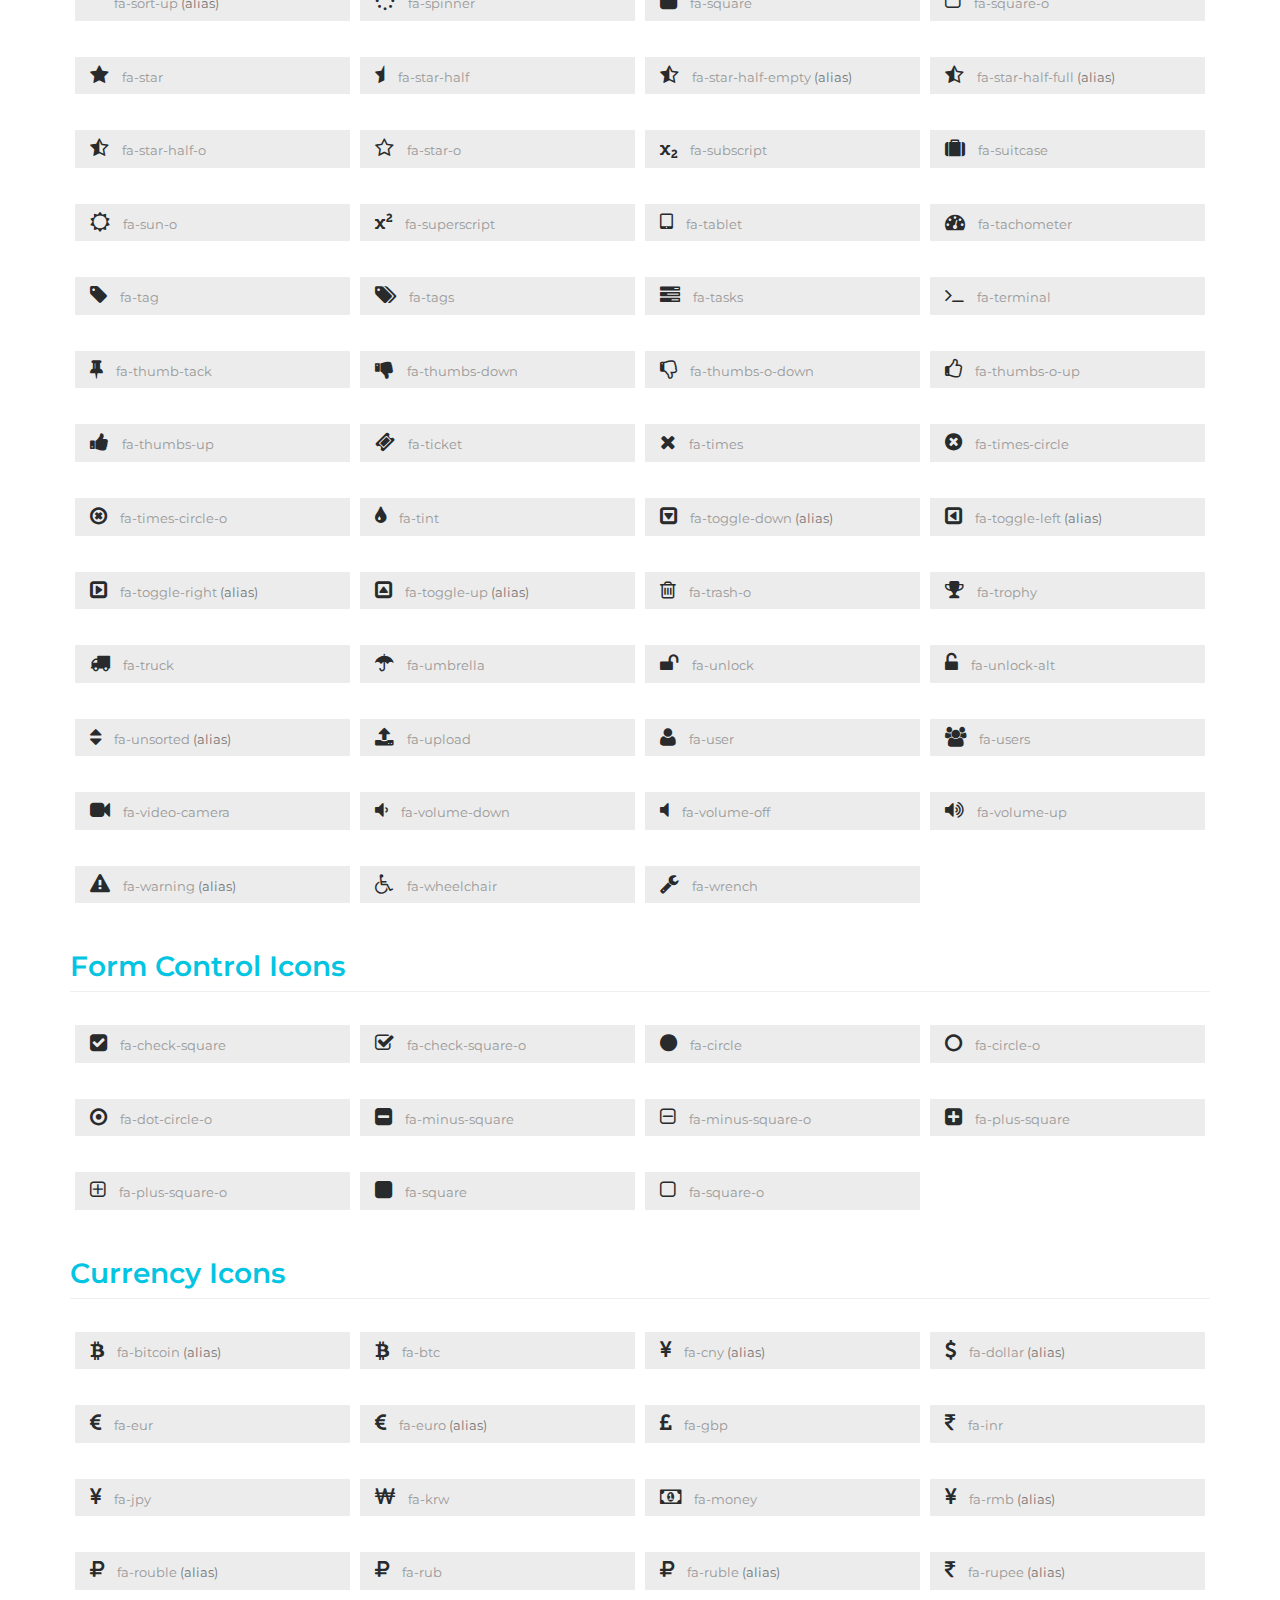
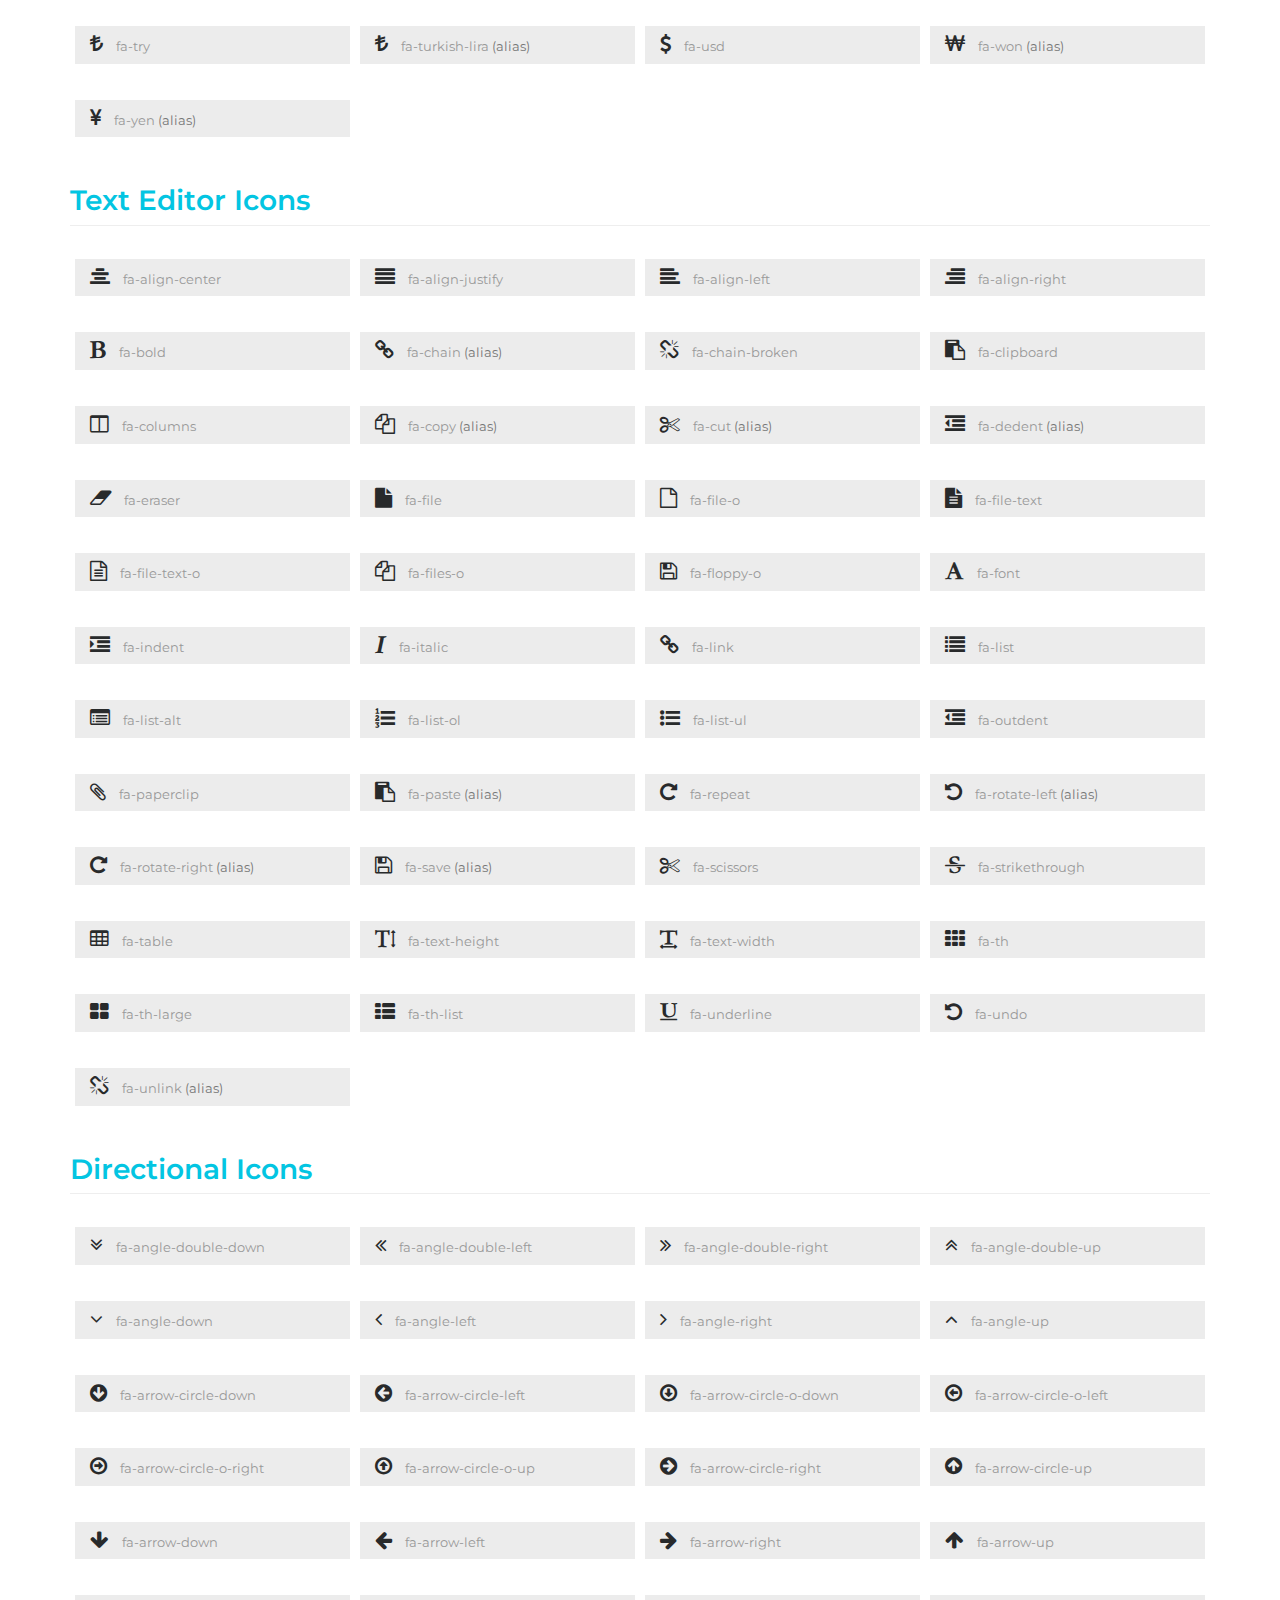
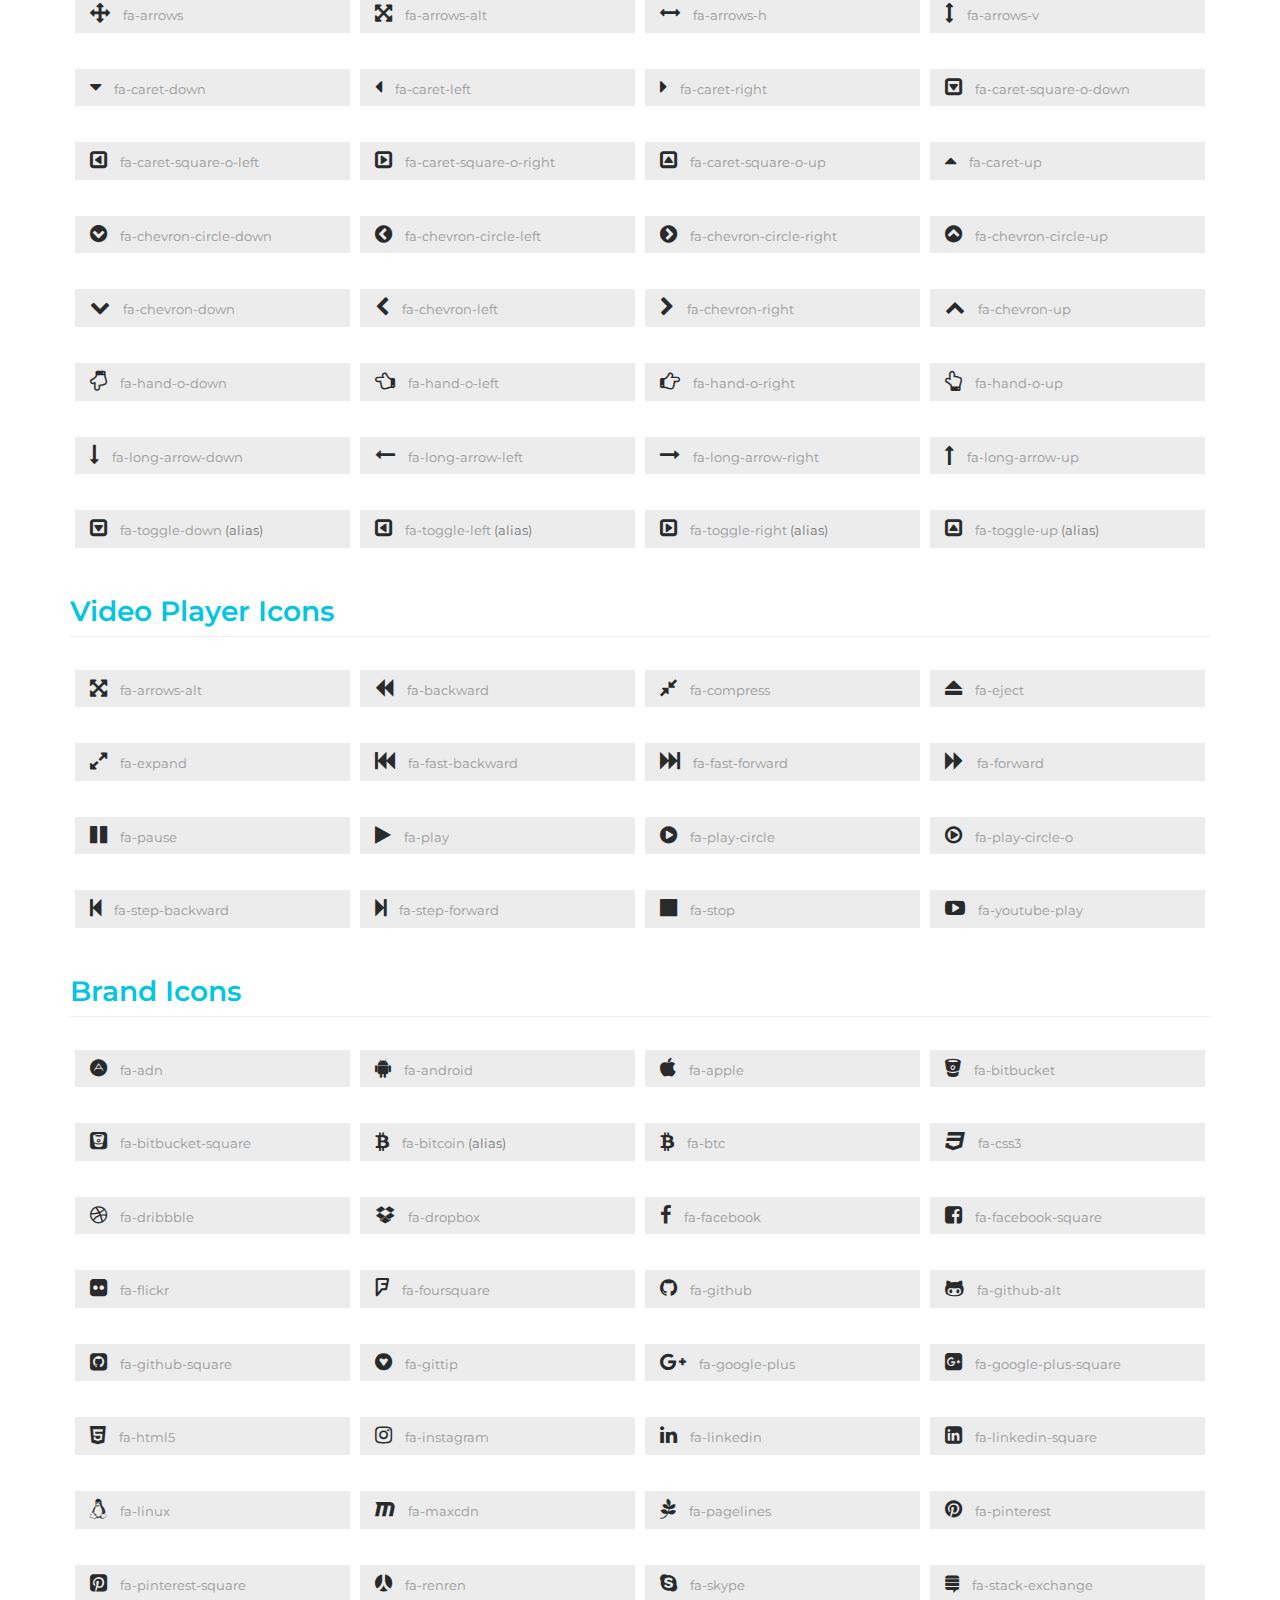
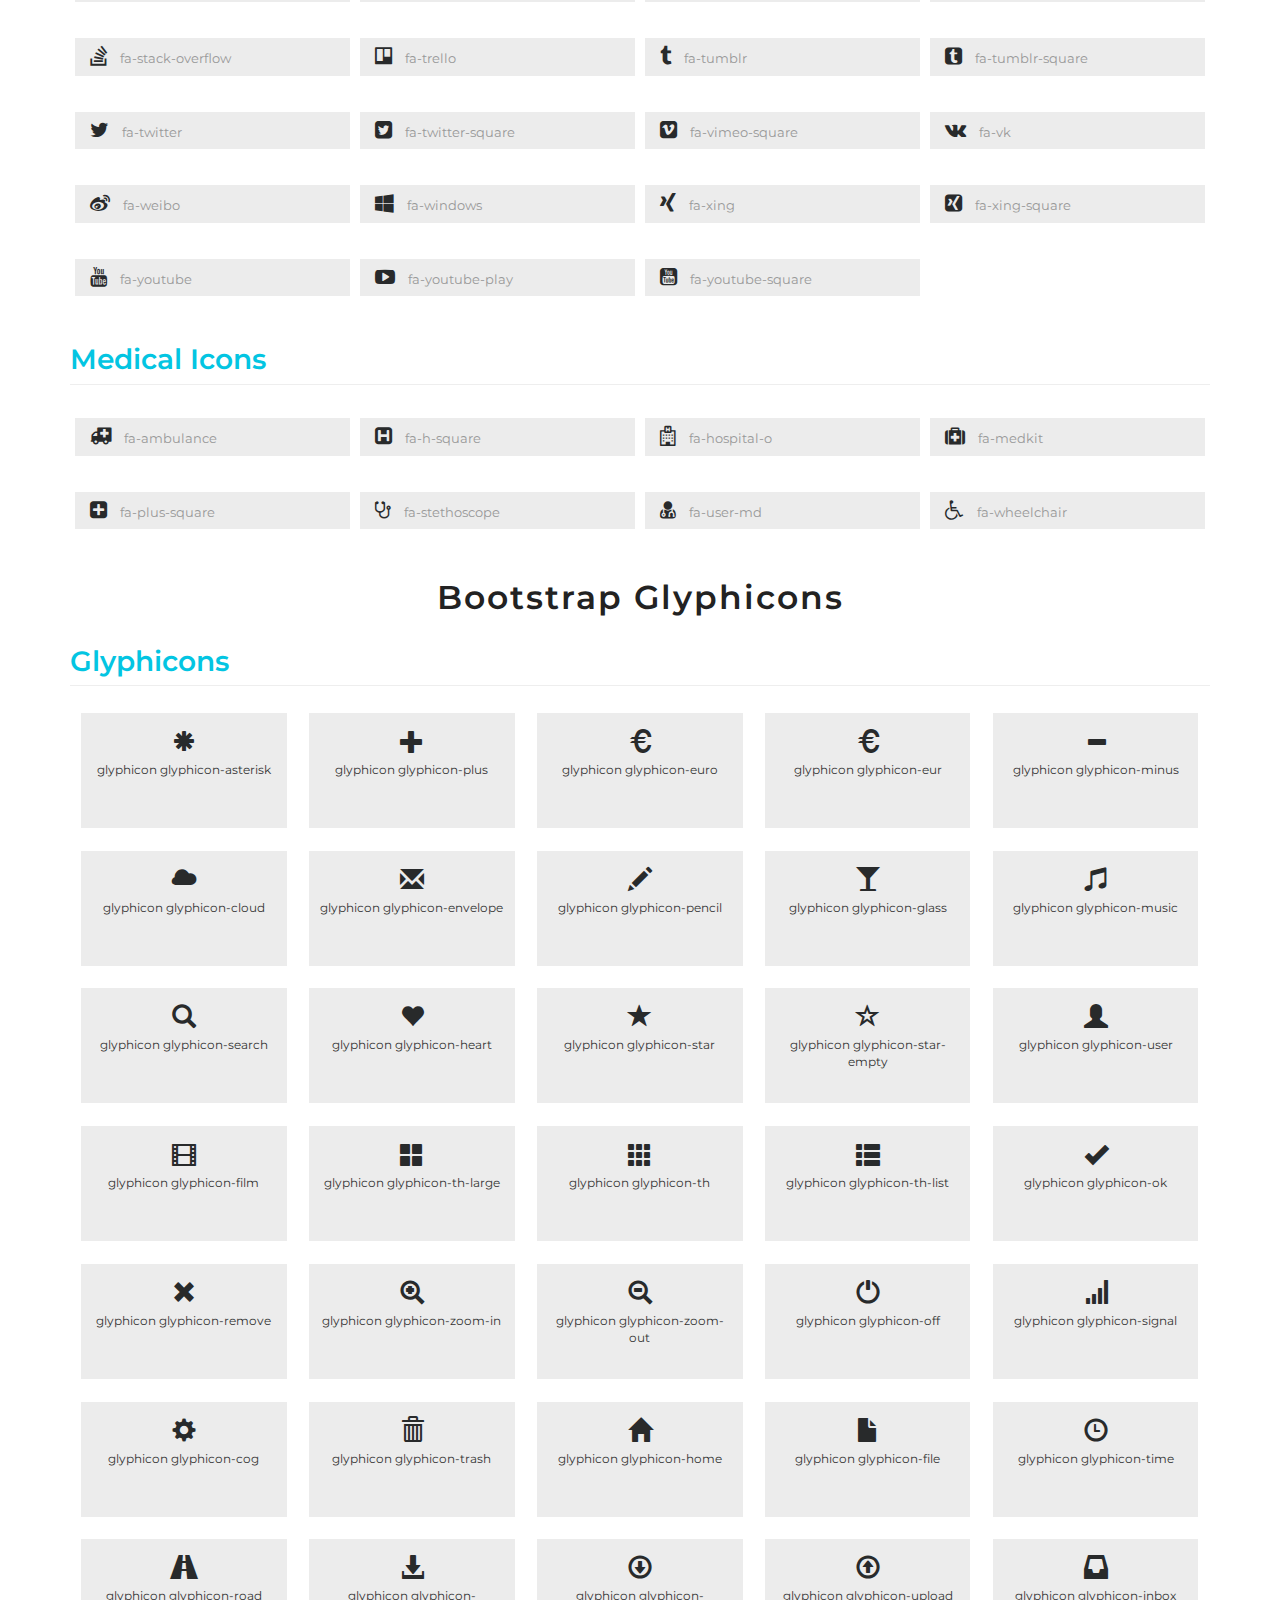
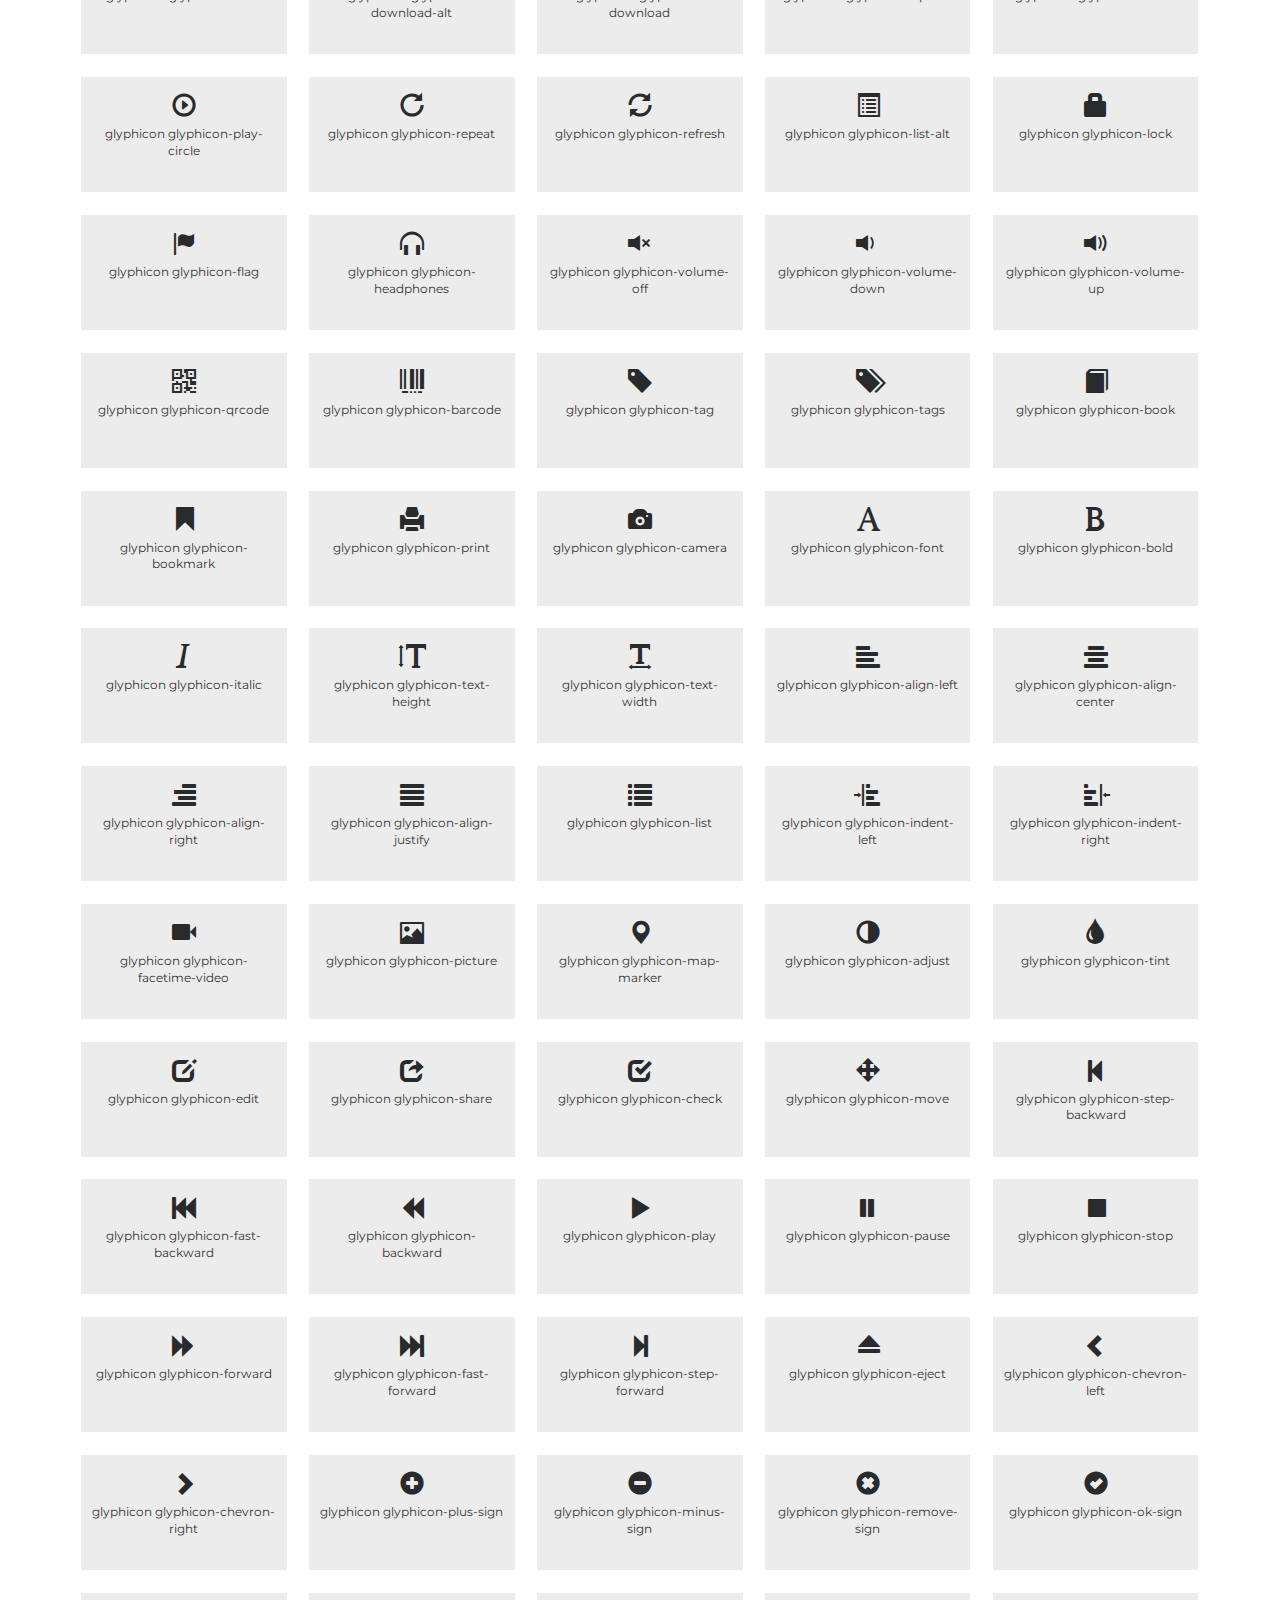
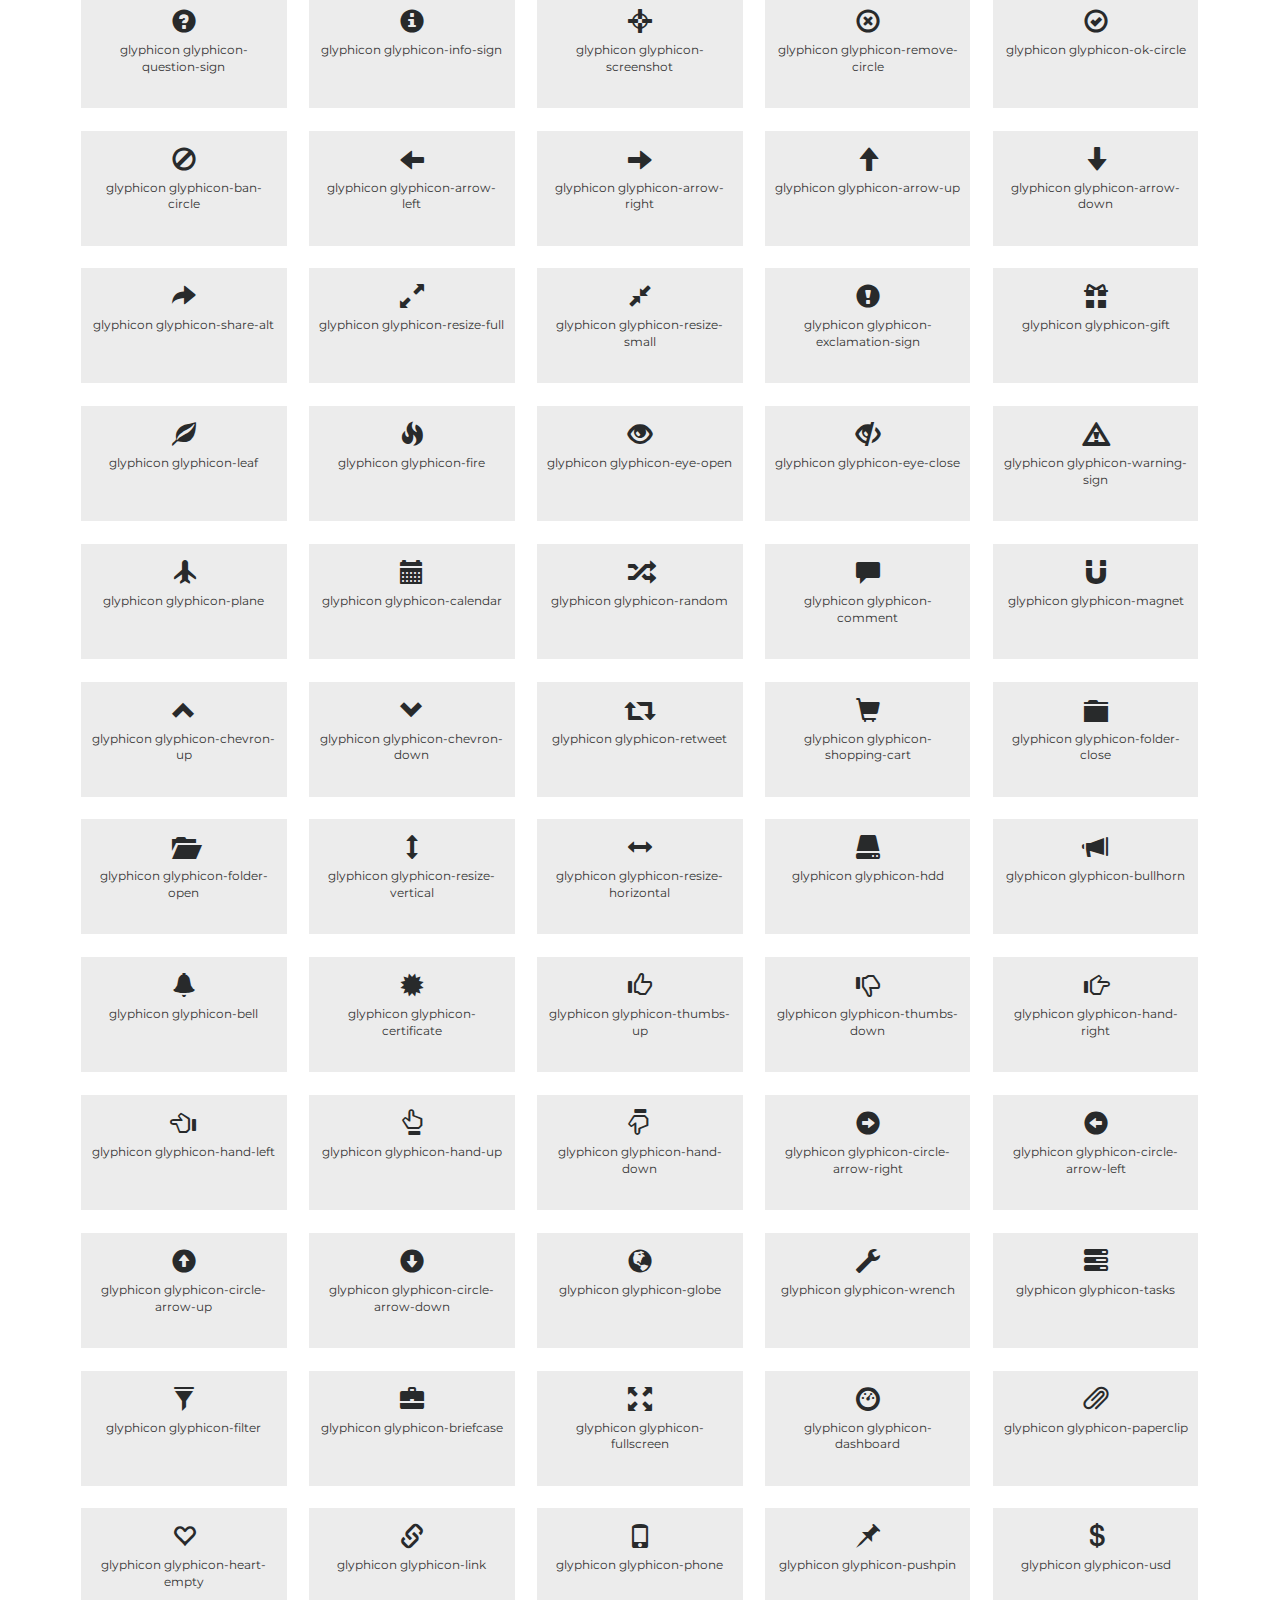
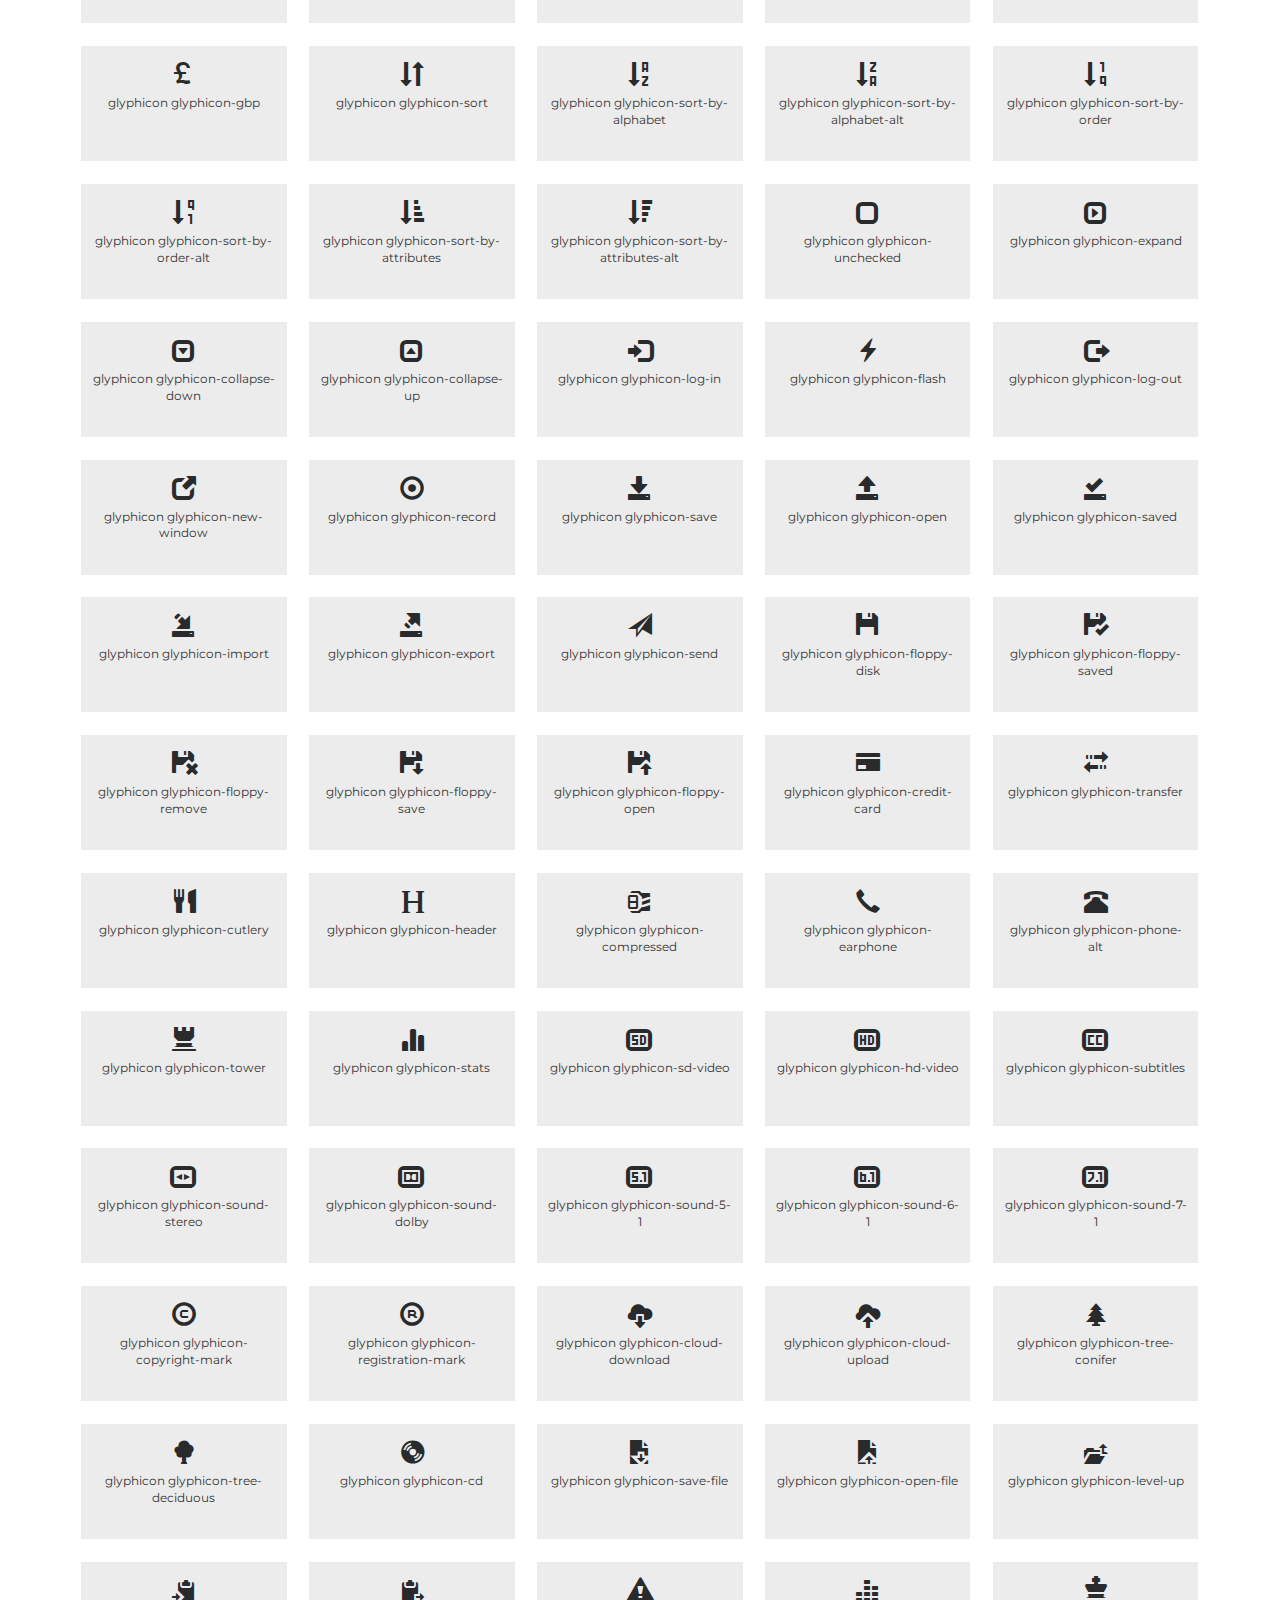
<file: icons.html>
<!--
Author: W3layouts
Author URL: http://w3layouts.com
License: Creative Commons Attribution 3.0 Unported
License URL: http://creativecommons.org/licenses/by/3.0/
-->
<!DOCTYPE html>
<html lang="en">
<head>
<title>Bakery In a Hotel Category Bootstrap Responsive Website Template | Icons :: w3layouts </title>
<meta name="viewport" content="width=device-width, initial-scale=1">
<meta http-equiv="Content-Type" content="text/html; charset=utf-8" />
<meta name="keywords" content=" Bakery In Responsive web template, Bootstrap Web Templates, Flat Web Templates, Android Compatible web template, 
Smartphone Compatible web template, free webdesigns for Nokia, Samsung, LG, Sony Ericsson, Motorola web design" />
<script type="application/x-javascript"> addEventListener("load", function() { setTimeout(hideURLbar, 0); }, false);
		function hideURLbar(){ window.scrollTo(0,1); } </script>
		
<link href="css/bootstrap.css" rel="stylesheet" type="text/css" media="all" /><!-- bootstrap css -->
<link href="css/icons.css" rel="stylesheet" type="text/css" media="all" /><!-- icons css -->
<link href="css/style.css" rel="stylesheet" type="text/css" media="all" />

<link href="css/font-awesome.css" rel="stylesheet"> <!-- fontawesome css -->
<!--fonts-->
<link href="//fonts.googleapis.com/css?family=Open+Sans:400,600,700" rel="stylesheet" type="text/css">
<link href="//fonts.googleapis.com/css?family=Montserrat:100,100i,200,200i,300,300i,400,400i,500,500i,600,600i,700,700i,800,800i,900,900i&amp;subset=latin-ext,vietnamese" rel="stylesheet">
<!--//fonts-->

</head>
<body>

	<!-- header -->
	<div class="header">
		<div class="content white">
			<nav class="navbar navbar-default" role="navigation">
				<div class="container">
					<div class="navbar-header">
						<button type="button" class="navbar-toggle" data-toggle="collapse" data-target="#bs-example-navbar-collapse-1">
					<span class="sr-only">Toggle navigation</span>
					<span class="icon-bar"></span>
					<span class="icon-bar"></span>
					<span class="icon-bar"></span>
				</button>
						<a class="navbar-brand" href="index.html">
							<h1>Bakery In</h1>
						</a>
					</div>
					<!--/.navbar-header-->
					<div class="collapse navbar-collapse" id="bs-example-navbar-collapse-1">
						<nav>
							<ul class="nav navbar-nav">
								<li><a href="index.html">Home</a></li>
								<li><a href="about.html">About </a></li>
								<li><a href="services.html">Services</a></li>
								<li class="dropdown">
									<a href="#" class="dropdown-toggle active" data-toggle="dropdown">Pages <b class="caret"></b></a>
									<ul class="dropdown-menu">
										<li><a href="icons.html" class="active">Icons</a></li>
										<li class="divider"></li>
										<li><a href="typography.html">Typography</a></li>
									</ul>
								</li>
								<li><a href="gallery.html">Gallery</a></li>
								<li><a href="contact.html">Mail Us</a></li>
							</ul>
						</nav>
					</div>
					<!--/.navbar-collapse-->
					<!--/.navbar-->
				</div>
			</nav>
		</div>
	</div>
	<!-- //header -->

<!-- innerpages_banner -->
	<div class="innerpages_banner">
		<h2>Icons</h2>
	</div>
<!-- //innerpages_banner -->

<!-- icons -->
<div class="w3_wthree_agileits_icons main-grid-border">
		<div class="container">
			<div class="grid_3 grid_4 w3_agileits_icons_page">
						<div class="icons">
							<h3 class="heading">Font Awesome Icons</h3>
							<section id="new">
								<h3 class="page-header page-header icon-subheading">30 New Icons </h3>							  

								<div class="row fontawesome-icon-list">
									
									
									<div class="icon-box col-md-3 col-sm-4"><a class="agile-icon" href="#"><i class="fa fa-asl-interpreting" aria-hidden="true"></i> fa-asl-interpreting <span class="text-muted">(alias)</span></a></div>
									
									
									
									<div class="icon-box col-md-3 col-sm-4"><a class="agile-icon" href="#"><i class="fa fa-audio-description" aria-hidden="true"></i> fa-audio-description</a></div>
									
									  <div class="icon-box col-md-3 col-sm-4"><a class="agile-icon" href="#"><i class="fa fa-blind" aria-hidden="true"></i> fa-blind</a></div>
									
									  <div class="icon-box col-md-3 col-sm-4"><a class="agile-icon" href="#"><i class="fa fa-braille" aria-hidden="true"></i> fa-braille</a></div>
									
									  <div class="icon-box col-md-3 col-sm-4"><a class="agile-icon" href="#"><i class="fa fa-deaf" aria-hidden="true"></i> fa-deaf</a></div>
									
									  <div class="icon-box col-md-3 col-sm-4"><a class="agile-icon" href="#"><i class="fa fa-deafness" aria-hidden="true"></i> deafness <span class="text-muted">(alias)</span></a></div>
									
									  <div class="icon-box col-md-3 col-sm-4"><a class="agile-icon" href="#"><i class="fa fa-envira" aria-hidden="true"></i> fa-envira</a></div>
									
									  <div class="icon-box col-md-3 col-sm-4"><a class="agile-icon" href="#"><i class="fa fa-fa" aria-hidden="true"></i> fa-fa <span class="text-muted">(alias)</span></a></div>
									
									  <div class="icon-box col-md-3 col-sm-4"><a class="agile-icon" href="#"><i class="fa fa-first-order" aria-hidden="true"></i> fa-first-order</a></div>
									
									  <div class="icon-box col-md-3 col-sm-4"><a class="agile-icon" href="#"><i class="fa fa-font-awesome" aria-hidden="true"></i> fa-font-awesome</a></div>
									
									  <div class="icon-box col-md-3 col-sm-4"><a class="agile-icon" href="#"><i class="fa fa-gitlab" aria-hidden="true"></i> fa-gitlab</a></div>
									
									  <div class="icon-box col-md-3 col-sm-4"><a class="agile-icon" href="#"><i class="fa fa-glide" aria-hidden="true"></i> fa-glide</a></div>
									
									  <div class="icon-box col-md-3 col-sm-4"><a class="agile-icon" href="#"><i class="fa fa-glide-g" aria-hidden="true"></i> fa-glide-g</a></div>
									
									  <div class="icon-box col-md-3 col-sm-4"><a class="agile-icon" href="#"><i class="fa fa-google-plus-circle" aria-hidden="true"></i> fa-google-plus-circle <span class="text-muted">(alias)</span></a></div>
									
									  <div class="icon-box col-md-3 col-sm-4"><a class="agile-icon" href="#"><i class="fa fa-google-plus-official" aria-hidden="true"></i> fa-google-plus-official</a></div>
									
									  <div class="icon-box col-md-3 col-sm-4"><a class="agile-icon" href="#"><i class="fa fa-hard-of-hearing" aria-hidden="true"></i> fa-hard-of-hearing <span class="text-muted">(alias)</span></a></div>
									
									  <div class="icon-box col-md-3 col-sm-4"><a class="agile-icon" href="#"><i class="fa fa-instagram" aria-hidden="true"></i> fa-instagram</a></div>
									
									  <div class="icon-box col-md-3 col-sm-4"><a class="agile-icon" href="#"><i class="fa fa-low-vision" aria-hidden="true"></i> fa-low-vision</a></div>
									
									  <div class="icon-box col-md-3 col-sm-4"><a class="agile-icon" href="#"><i class="fa fa-pied-piper" aria-hidden="true"></i> fa-pied-piper</a></div>
									
									  <div class="icon-box col-md-3 col-sm-4"><a class="agile-icon" href="#"><i class="fa fa-question-circle-o" aria-hidden="true"></i> fa-question-circle-o</a></div>
									
									  <div class="icon-box col-md-3 col-sm-4"><a class="agile-icon" href="#"><i class="fa fa-sign-language" aria-hidden="true"></i> fa-sign-language</a></div>
									
									  <div class="icon-box col-md-3 col-sm-4"><a class="agile-icon" href="#"><i class="fa fa-signing" aria-hidden="true"></i> fa-signing <span class="text-muted">(alias)</span></a></div>
									
									  <div class="icon-box col-md-3 col-sm-4"><a class="agile-icon" href="#"><i class="fa fa-snapchat" aria-hidden="true"></i> fa-snapchat</a></div>
									
									  <div class="icon-box col-md-3 col-sm-4"><a class="agile-icon" href="#"><i class="fa fa-snapchat-ghost" aria-hidden="true"></i> fa-snapchat-ghost</a></div>
									
									  <div class="icon-box col-md-3 col-sm-4"><a class="agile-icon" href="#"><i class="fa fa-snapchat-square" aria-hidden="true"></i> fa-snapchat-square</a></div>
									
									  <div class="icon-box col-md-3 col-sm-4"><a class="agile-icon" href="#"><i class="fa fa-themeisle" aria-hidden="true"></i> fa-themeisle</a></div>
									
									  <div class="icon-box col-md-3 col-sm-4"><a class="agile-icon" href="#"><i class="fa fa-universal-access" aria-hidden="true"></i> fa-universal-access</a></div>
									
									  <div class="icon-box col-md-3 col-sm-4"><a class="agile-icon" href="#"><i class="fa fa-viadeo" aria-hidden="true"></i> fa-viadeo</a></div>
									
									  <div class="icon-box col-md-3 col-sm-4"><a class="agile-icon" href="#"><i class="fa fa-viadeo-square" aria-hidden="true"></i> fa-viadeo-square</a></div>
									
									  <div class="icon-box col-md-3 col-sm-4"><a class="agile-icon" href="#"><i class="fa fa-volume-control-phone" aria-hidden="true"></i> fa-volume-control-phone</a></div>
									
									  <div class="icon-box col-md-3 col-sm-4"><a class="agile-icon" href="#"><i class="fa fa-wheelchair-alt" aria-hidden="true"></i> fa-wheelchair-alt</a></div>
									
									  <div class="icon-box col-md-3 col-sm-4"><a class="agile-icon" href="#"><i class="fa fa-wpbeginner" aria-hidden="true"></i> fa-wpbeginner</a></div>
									
									  <div class="icon-box col-md-3 col-sm-4"><a class="agile-icon" href="#"><i class="fa fa-wpforms" aria-hidden="true"></i> fa-wpforms</a></div>
									
									  <div class="icon-box col-md-3 col-sm-4"><a class="agile-icon" href="#"><i class="fa fa-yoast" aria-hidden="true"></i> fa-yoast</a></div>
									
								  </div>

								</section>
							<div class="section group">
									<div class="box"> 
										<div class="title ">
											<h3 class="page-header icon-subheading">Web Application Icons</h3>
										</div>
										<div class="box_content"> 
											<div class="fontawesome-icon-list"> 
												<div class="icon-box col-md-3 col-sm-4"><a class="agile-icon" href="#"><i class="fa fa-adjust"></i> fa-adjust</a></div>
										
												<div class="icon-box col-md-3 col-sm-4"><a class="agile-icon" href="#"><i class="fa fa-anchor"></i> fa-anchor</a></div>
										
												<div class="icon-box col-md-3 col-sm-4"><a class="agile-icon" href="#"><i class="fa fa-archive"></i> fa-archive</a></div>
										
												<div class="icon-box col-md-3 col-sm-4"><a class="agile-icon" href="#"><i class="fa fa-arrows"></i> fa-arrows</a></div>
										
												<div class="icon-box col-md-3 col-sm-4"><a class="agile-icon" href="#"><i class="fa fa-arrows-h"></i> fa-arrows-h</a></div>
										
												<div class="icon-box col-md-3 col-sm-4"><a class="agile-icon" href="#"><i class="fa fa-arrows-v"></i> fa-arrows-v</a></div>
										
												<div class="icon-box col-md-3 col-sm-4"><a class="agile-icon" href="#"><i class="fa fa-asterisk"></i> fa-asterisk</a></div>
										
												<div class="icon-box col-md-3 col-sm-4"><a class="agile-icon" href="#"><i class="fa fa-ban"></i> fa-ban</a></div>
										
												<div class="icon-box col-md-3 col-sm-4"><a class="agile-icon" href="#"><i class="fa fa-bar-chart-o"></i> fa-bar-chart-o</a></div>
										
												<div class="icon-box col-md-3 col-sm-4"><a class="agile-icon" href="#"><i class="fa fa-barcode"></i> fa-barcode</a></div>
										
												<div class="icon-box col-md-3 col-sm-4"><a class="agile-icon" href="#"><i class="fa fa-bars"></i> fa-bars</a></div>
										
												<div class="icon-box col-md-3 col-sm-4"><a class="agile-icon" href="#"><i class="fa fa-beer"></i> fa-beer</a></div>
										
												<div class="icon-box col-md-3 col-sm-4"><a class="agile-icon" href="#"><i class="fa fa-bell"></i> fa-bell</a></div>
										
												<div class="icon-box col-md-3 col-sm-4"><a class="agile-icon" href="#"><i class="fa fa-bell-o"></i> fa-bell-o</a></div>
										
												<div class="icon-box col-md-3 col-sm-4"><a class="agile-icon" href="#"><i class="fa fa-bolt"></i> fa-bolt</a></div>
										
												<div class="icon-box col-md-3 col-sm-4"><a class="agile-icon" href="#"><i class="fa fa-book"></i> fa-book</a></div>
										
												<div class="icon-box col-md-3 col-sm-4"><a class="agile-icon" href="#"><i class="fa fa-bookmark"></i> fa-bookmark</a></div>
										
												<div class="icon-box col-md-3 col-sm-4"><a class="agile-icon" href="#"><i class="fa fa-bookmark-o"></i> fa-bookmark-o</a></div>
										
												<div class="icon-box col-md-3 col-sm-4"><a class="agile-icon" href="#"><i class="fa fa-briefcase"></i> fa-briefcase</a></div>
										
												<div class="icon-box col-md-3 col-sm-4"><a class="agile-icon" href="#"><i class="fa fa-bug"></i> fa-bug</a></div>
										
												<div class="icon-box col-md-3 col-sm-4"><a class="agile-icon" href="#"><i class="fa fa-building-o"></i> fa-building-o</a></div>
										
												<div class="icon-box col-md-3 col-sm-4"><a class="agile-icon" href="#"><i class="fa fa-bullhorn"></i> fa-bullhorn</a></div>
										
												<div class="icon-box col-md-3 col-sm-4"><a class="agile-icon" href="#"><i class="fa fa-bullseye"></i> fa-bullseye</a></div>
										
												<div class="icon-box col-md-3 col-sm-4"><a class="agile-icon" href="#"><i class="fa fa-calendar"></i> fa-calendar</a></div>
										
												<div class="icon-box col-md-3 col-sm-4"><a class="agile-icon" href="#"><i class="fa fa-calendar-o"></i> fa-calendar-o</a></div>
										
												<div class="icon-box col-md-3 col-sm-4"><a class="agile-icon" href="#"><i class="fa fa-camera"></i> fa-camera</a></div>
										
												<div class="icon-box col-md-3 col-sm-4"><a class="agile-icon" href="#"><i class="fa fa-camera-retro"></i> fa-camera-retro</a></div>
										
												<div class="icon-box col-md-3 col-sm-4"><a class="agile-icon" href="#"><i class="fa fa-caret-square-o-down"></i> fa-caret-square-o-down</a></div>
										
												<div class="icon-box col-md-3 col-sm-4"><a class="agile-icon" href="#"><i class="fa fa-caret-square-o-left"></i> fa-caret-square-o-left</a></div>
										
												<div class="icon-box col-md-3 col-sm-4"><a class="agile-icon" href="#"><i class="fa fa-caret-square-o-right"></i> fa-caret-square-o-right</a></div>
										
												<div class="icon-box col-md-3 col-sm-4"><a class="agile-icon" href="#"><i class="fa fa-caret-square-o-up"></i> fa-caret-square-o-up</a></div>
										
												<div class="icon-box col-md-3 col-sm-4"><a class="agile-icon" href="#"><i class="fa fa-certificate"></i> fa-certificate</a></div>
										
												<div class="icon-box col-md-3 col-sm-4"><a class="agile-icon" href="#"><i class="fa fa-check"></i> fa-check</a></div>
										
												<div class="icon-box col-md-3 col-sm-4"><a class="agile-icon" href="#"><i class="fa fa-check-circle"></i> fa-check-circle</a></div>
										
												<div class="icon-box col-md-3 col-sm-4"><a class="agile-icon" href="#"><i class="fa fa-check-circle-o"></i> fa-check-circle-o</a></div>
										
												<div class="icon-box col-md-3 col-sm-4"><a class="agile-icon" href="#"><i class="fa fa-check-square"></i> fa-check-square</a></div>
										
												<div class="icon-box col-md-3 col-sm-4"><a class="agile-icon" href="#"><i class="fa fa-check-square-o"></i> fa-check-square-o</a></div>
										
												<div class="icon-box col-md-3 col-sm-4"><a class="agile-icon" href="#"><i class="fa fa-circle"></i> fa-circle</a></div>
										
												<div class="icon-box col-md-3 col-sm-4"><a class="agile-icon" href="#"><i class="fa fa-circle-o"></i> fa-circle-o</a></div>
										
												<div class="icon-box col-md-3 col-sm-4"><a class="agile-icon" href="#"><i class="fa fa-clock-o"></i> fa-clock-o</a></div>
										
												<div class="icon-box col-md-3 col-sm-4"><a class="agile-icon" href="#"><i class="fa fa-cloud"></i> fa-cloud</a></div>
										
												<div class="icon-box col-md-3 col-sm-4"><a class="agile-icon" href="#"><i class="fa fa-cloud-download"></i> fa-cloud-download</a></div>
										
												<div class="icon-box col-md-3 col-sm-4"><a class="agile-icon" href="#"><i class="fa fa-cloud-upload"></i> fa-cloud-upload</a></div>
										
												<div class="icon-box col-md-3 col-sm-4"><a class="agile-icon" href="#"><i class="fa fa-code"></i> fa-code</a></div>
										
												<div class="icon-box col-md-3 col-sm-4"><a class="agile-icon" href="#"><i class="fa fa-code-fork"></i> fa-code-fork</a></div>
										
												<div class="icon-box col-md-3 col-sm-4"><a class="agile-icon" href="#"><i class="fa fa-coffee"></i> fa-coffee</a></div>
										
												<div class="icon-box col-md-3 col-sm-4"><a class="agile-icon" href="#"><i class="fa fa-cog"></i> fa-cog</a></div>
										
												<div class="icon-box col-md-3 col-sm-4"><a class="agile-icon" href="#"><i class="fa fa-cogs"></i> fa-cogs</a></div>
										
												<div class="icon-box col-md-3 col-sm-4"><a class="agile-icon" href="#"><i class="fa fa-comment"></i> fa-comment</a></div>
										
												<div class="icon-box col-md-3 col-sm-4"><a class="agile-icon" href="#"><i class="fa fa-comment-o"></i> fa-comment-o</a></div>
										
												<div class="icon-box col-md-3 col-sm-4"><a class="agile-icon" href="#"><i class="fa fa-comments"></i> fa-comments</a></div>
										
												<div class="icon-box col-md-3 col-sm-4"><a class="agile-icon" href="#"><i class="fa fa-comments-o"></i> fa-comments-o</a></div>
										
												<div class="icon-box col-md-3 col-sm-4"><a class="agile-icon" href="#"><i class="fa fa-compass"></i> fa-compass</a></div>
										
												<div class="icon-box col-md-3 col-sm-4"><a class="agile-icon" href="#"><i class="fa fa-credit-card"></i> fa-credit-card</a></div>
										
												<div class="icon-box col-md-3 col-sm-4"><a class="agile-icon" href="#"><i class="fa fa-crop"></i> fa-crop</a></div>
										
												<div class="icon-box col-md-3 col-sm-4"><a class="agile-icon" href="#"><i class="fa fa-crosshairs"></i> fa-crosshairs</a></div>
										
												<div class="icon-box col-md-3 col-sm-4"><a class="agile-icon" href="#"><i class="fa fa-cutlery"></i> fa-cutlery</a></div>
										
												<div class="icon-box col-md-3 col-sm-4"><a class="agile-icon" href="#"><i class="fa fa-dashboard"></i> fa-dashboard <span class="text-muted">(alias)</span></a></div>
										
												<div class="icon-box col-md-3 col-sm-4"><a class="agile-icon" href="#"><i class="fa fa-desktop"></i> fa-desktop</a></div>
										
												<div class="icon-box col-md-3 col-sm-4"><a class="agile-icon" href="#"><i class="fa fa-dot-circle-o"></i> fa-dot-circle-o</a></div>
										
												<div class="icon-box col-md-3 col-sm-4"><a class="agile-icon" href="#"><i class="fa fa-download"></i> fa-download</a></div>
										
												<div class="icon-box col-md-3 col-sm-4"><a class="agile-icon" href="#"><i class="fa fa-edit"></i> fa-edit <span class="text-muted">(alias)</span></a></div>
										
												<div class="icon-box col-md-3 col-sm-4"><a class="agile-icon" href="#"><i class="fa fa-ellipsis-h"></i> fa-ellipsis-h</a></div>
										
												<div class="icon-box col-md-3 col-sm-4"><a class="agile-icon" href="#"><i class="fa fa-ellipsis-v"></i> fa-ellipsis-v</a></div>
										
												<div class="icon-box col-md-3 col-sm-4"><a class="agile-icon" href="#"><i class="fa fa-envelope"></i> fa-envelope</a></div>
										
												<div class="icon-box col-md-3 col-sm-4"><a class="agile-icon" href="#"><i class="fa fa-envelope-o"></i> fa-envelope-o</a></div>
										
												<div class="icon-box col-md-3 col-sm-4"><a class="agile-icon" href="#"><i class="fa fa-eraser"></i> fa-eraser</a></div>
										
												<div class="icon-box col-md-3 col-sm-4"><a class="agile-icon" href="#"><i class="fa fa-exchange"></i> fa-exchange</a></div>
										
												<div class="icon-box col-md-3 col-sm-4"><a class="agile-icon" href="#"><i class="fa fa-exclamation"></i> fa-exclamation</a></div>
										
												<div class="icon-box col-md-3 col-sm-4"><a class="agile-icon" href="#"><i class="fa fa-exclamation-circle"></i> fa-exclamation-circle</a></div>
										
												<div class="icon-box col-md-3 col-sm-4"><a class="agile-icon" href="#"><i class="fa fa-exclamation-triangle"></i> fa-exclamation-triangle</a></div>
										
												<div class="icon-box col-md-3 col-sm-4"><a class="agile-icon" href="#"><i class="fa fa-external-link"></i> fa-external-link</a></div>
										
												<div class="icon-box col-md-3 col-sm-4"><a class="agile-icon" href="#"><i class="fa fa-external-link-square"></i> fa-external-link-square</a></div>
										
												<div class="icon-box col-md-3 col-sm-4"><a class="agile-icon" href="#"><i class="fa fa-eye"></i> fa-eye</a></div>
										
												<div class="icon-box col-md-3 col-sm-4"><a class="agile-icon" href="#"><i class="fa fa-eye-slash"></i> fa-eye-slash</a></div>
										
												<div class="icon-box col-md-3 col-sm-4"><a class="agile-icon" href="#"><i class="fa fa-female"></i> fa-female</a></div>
										
												<div class="icon-box col-md-3 col-sm-4"><a class="agile-icon" href="#"><i class="fa fa-fighter-jet"></i> fa-fighter-jet</a></div>
										
												<div class="icon-box col-md-3 col-sm-4"><a class="agile-icon" href="#"><i class="fa fa-film"></i> fa-film</a></div>
										
												<div class="icon-box col-md-3 col-sm-4"><a class="agile-icon" href="#"><i class="fa fa-filter"></i> fa-filter</a></div>
										
												<div class="icon-box col-md-3 col-sm-4"><a class="agile-icon" href="#"><i class="fa fa-fire"></i> fa-fire</a></div>
										
												<div class="icon-box col-md-3 col-sm-4"><a class="agile-icon" href="#"><i class="fa fa-fire-extinguisher"></i> fa-fire-extinguisher</a></div>
										
												<div class="icon-box col-md-3 col-sm-4"><a class="agile-icon" href="#"><i class="fa fa-flag"></i> fa-flag</a></div>
										
												<div class="icon-box col-md-3 col-sm-4"><a class="agile-icon" href="#"><i class="fa fa-flag-checkered"></i> fa-flag-checkered</a></div>
										
												<div class="icon-box col-md-3 col-sm-4"><a class="agile-icon" href="#"><i class="fa fa-flag-o"></i> fa-flag-o</a></div>
										
												<div class="icon-box col-md-3 col-sm-4"><a class="agile-icon" href="#"><i class="fa fa-flash"></i> fa-flash <span class="text-muted">(alias)</span></a></div>
										
												<div class="icon-box col-md-3 col-sm-4"><a class="agile-icon" href="#"><i class="fa fa-flask"></i> fa-flask</a></div>
										
												<div class="icon-box col-md-3 col-sm-4"><a class="agile-icon" href="#"><i class="fa fa-folder"></i> fa-folder</a></div>
										
												<div class="icon-box col-md-3 col-sm-4"><a class="agile-icon" href="#"><i class="fa fa-folder-o"></i> fa-folder-o</a></div>
										
												<div class="icon-box col-md-3 col-sm-4"><a class="agile-icon" href="#"><i class="fa fa-folder-open"></i> fa-folder-open</a></div>
										
												<div class="icon-box col-md-3 col-sm-4"><a class="agile-icon" href="#"><i class="fa fa-folder-open-o"></i> fa-folder-open-o</a></div>
										
												<div class="icon-box col-md-3 col-sm-4"><a class="agile-icon" href="#"><i class="fa fa-frown-o"></i> fa-frown-o</a></div>
										
												<div class="icon-box col-md-3 col-sm-4"><a class="agile-icon" href="#"><i class="fa fa-gamepad"></i> fa-gamepad</a></div>
										
												<div class="icon-box col-md-3 col-sm-4"><a class="agile-icon" href="#"><i class="fa fa-gavel"></i> fa-gavel</a></div>
										
												<div class="icon-box col-md-3 col-sm-4"><a class="agile-icon" href="#"><i class="fa fa-gear"></i> fa-gear <span class="text-muted">(alias)</span></a></div>
										
												<div class="icon-box col-md-3 col-sm-4"><a class="agile-icon" href="#"><i class="fa fa-gears"></i> fa-gears <span class="text-muted">(alias)</span></a></div>
										
												<div class="icon-box col-md-3 col-sm-4"><a class="agile-icon" href="#"><i class="fa fa-gift"></i> fa-gift</a></div>
										
												<div class="icon-box col-md-3 col-sm-4"><a class="agile-icon" href="#"><i class="fa fa-glass"></i> fa-glass</a></div>
										
												<div class="icon-box col-md-3 col-sm-4"><a class="agile-icon" href="#"><i class="fa fa-globe"></i> fa-globe</a></div>
										
												<div class="icon-box col-md-3 col-sm-4"><a class="agile-icon" href="#"><i class="fa fa-group"></i> fa-group <span class="text-muted">(alias)</span></a></div>
										
												<div class="icon-box col-md-3 col-sm-4"><a class="agile-icon" href="#"><i class="fa fa-hdd-o"></i> fa-hdd-o</a></div>
										
												<div class="icon-box col-md-3 col-sm-4"><a class="agile-icon" href="#"><i class="fa fa-headphones"></i> fa-headphones</a></div>
										
												<div class="icon-box col-md-3 col-sm-4"><a class="agile-icon" href="#"><i class="fa fa-heart"></i> fa-heart</a></div>
										
												<div class="icon-box col-md-3 col-sm-4"><a class="agile-icon" href="#"><i class="fa fa-heart-o"></i> fa-heart-o</a></div>
										
												<div class="icon-box col-md-3 col-sm-4"><a class="agile-icon" href="#"><i class="fa fa-home"></i> fa-home</a></div>
										
												<div class="icon-box col-md-3 col-sm-4"><a class="agile-icon" href="#"><i class="fa fa-inbox"></i> fa-inbox</a></div>
										
												<div class="icon-box col-md-3 col-sm-4"><a class="agile-icon" href="#"><i class="fa fa-info"></i> fa-info</a></div>
										
												<div class="icon-box col-md-3 col-sm-4"><a class="agile-icon" href="#info-circle"><i class="fa fa-info-circle"></i> fa-info-circle</a></div>
										
												<div class="icon-box col-md-3 col-sm-4"><a class="agile-icon" href="#key"><i class="fa fa-key"></i> fa-key</a></div>
										
												<div class="icon-box col-md-3 col-sm-4"><a class="agile-icon" href="#keyboard-o"><i class="fa fa-keyboard-o"></i> fa-keyboard-o</a></div>
										
												<div class="icon-box col-md-3 col-sm-4"><a class="agile-icon" href="#laptop"><i class="fa fa-laptop"></i> fa-laptop</a></div>
										
												<div class="icon-box col-md-3 col-sm-4"><a class="agile-icon" href="#leaf"><i class="fa fa-leaf"></i> fa-leaf</a></div>
										
												<div class="icon-box col-md-3 col-sm-4"><a class="agile-icon" href="#gavel"><i class="fa fa-legal"></i> fa-legal <span class="text-muted">(alias)</span></a></div>
										
												<div class="icon-box col-md-3 col-sm-4"><a class="agile-icon" href="#lemon-o"><i class="fa fa-lemon-o"></i> fa-lemon-o</a></div>
										
												<div class="icon-box col-md-3 col-sm-4"><a class="agile-icon" href="#level-down"><i class="fa fa-level-down"></i> fa-level-down</a></div>
										
												<div class="icon-box col-md-3 col-sm-4"><a class="agile-icon" href="#level-up"><i class="fa fa-level-up"></i> fa-level-up</a></div>
										
												<div class="icon-box col-md-3 col-sm-4"><a class="agile-icon" href="#lightbulb-o"><i class="fa fa-lightbulb-o"></i> fa-lightbulb-o</a></div>
										
												<div class="icon-box col-md-3 col-sm-4"><a class="agile-icon" href="#location-arrow"><i class="fa fa-location-arrow"></i> fa-location-arrow</a></div>
										
												<div class="icon-box col-md-3 col-sm-4"><a class="agile-icon" href="#lock"><i class="fa fa-lock"></i> fa-lock</a></div>
										
												<div class="icon-box col-md-3 col-sm-4"><a class="agile-icon" href="#magic"><i class="fa fa-magic"></i> fa-magic</a></div>
										
												<div class="icon-box col-md-3 col-sm-4"><a class="agile-icon" href="#magnet"><i class="fa fa-magnet"></i> fa-magnet</a></div>
										
												<div class="icon-box col-md-3 col-sm-4"><a class="agile-icon" href="#share"><i class="fa fa-mail-forward"></i> fa-mail-forward <span class="text-muted">(alias)</span></a></div>
										
												<div class="icon-box col-md-3 col-sm-4"><a class="agile-icon" href="#reply"><i class="fa fa-mail-reply"></i> fa-mail-reply <span class="text-muted">(alias)</span></a></div>
										
												<div class="icon-box col-md-3 col-sm-4"><a class="agile-icon" href="#mail-reply-all"><i class="fa fa-mail-reply-all"></i> fa-mail-reply-all</a></div>
										
												<div class="icon-box col-md-3 col-sm-4"><a class="agile-icon" href="#male"><i class="fa fa-male"></i> fa-male</a></div>
										
												<div class="icon-box col-md-3 col-sm-4"><a class="agile-icon" href="#map-marker"><i class="fa fa-map-marker"></i> fa-map-marker</a></div>
										
												<div class="icon-box col-md-3 col-sm-4"><a class="agile-icon" href="#meh-o"><i class="fa fa-meh-o"></i> fa-meh-o</a></div>
										
												<div class="icon-box col-md-3 col-sm-4"><a class="agile-icon" href="#microphone"><i class="fa fa-microphone"></i> fa-microphone</a></div>
										
												<div class="icon-box col-md-3 col-sm-4"><a class="agile-icon" href="#microphone-slash"><i class="fa fa-microphone-slash"></i> fa-microphone-slash</a></div>
										
												<div class="icon-box col-md-3 col-sm-4"><a class="agile-icon" href="#minus"><i class="fa fa-minus"></i> fa-minus</a></div>
										
												<div class="icon-box col-md-3 col-sm-4"><a class="agile-icon" href="#minus-circle"><i class="fa fa-minus-circle"></i> fa-minus-circle</a></div>
										
												<div class="icon-box col-md-3 col-sm-4"><a class="agile-icon" href="#minus-square"><i class="fa fa-minus-square"></i> fa-minus-square</a></div>
										
												<div class="icon-box col-md-3 col-sm-4"><a class="agile-icon" href="#minus-square-o"><i class="fa fa-minus-square-o"></i> fa-minus-square-o</a></div>
										
												<div class="icon-box col-md-3 col-sm-4"><a class="agile-icon" href="#mobile"><i class="fa fa-mobile"></i> fa-mobile</a></div>
										
												<div class="icon-box col-md-3 col-sm-4"><a class="agile-icon" href="#mobile"><i class="fa fa-mobile-phone"></i> fa-mobile-phone <span class="text-muted">(alias)</span></a></div>
										
												<div class="icon-box col-md-3 col-sm-4"><a class="agile-icon" href="#money"><i class="fa fa-money"></i> fa-money</a></div>
										
												<div class="icon-box col-md-3 col-sm-4"><a class="agile-icon" href="#moon-o"><i class="fa fa-moon-o"></i> fa-moon-o</a></div>
										
												<div class="icon-box col-md-3 col-sm-4"><a class="agile-icon" href="#music"><i class="fa fa-music"></i> fa-music</a></div>
										
												<div class="icon-box col-md-3 col-sm-4"><a class="agile-icon" href="#pencil"><i class="fa fa-pencil"></i> fa-pencil</a></div>
										
												<div class="icon-box col-md-3 col-sm-4"><a class="agile-icon" href="#pencil-square"><i class="fa fa-pencil-square"></i> fa-pencil-square</a></div>
										
												<div class="icon-box col-md-3 col-sm-4"><a class="agile-icon" href="#pencil-square-o"><i class="fa fa-pencil-square-o"></i> fa-pencil-square-o</a></div>
										
												<div class="icon-box col-md-3 col-sm-4"><a class="agile-icon" href="#phone"><i class="fa fa-phone"></i> fa-phone</a></div>
										
												<div class="icon-box col-md-3 col-sm-4"><a class="agile-icon" href="#phone-square"><i class="fa fa-phone-square"></i> fa-phone-square</a></div>
										
												<div class="icon-box col-md-3 col-sm-4"><a class="agile-icon" href="#picture-o"><i class="fa fa-picture-o"></i> fa-picture-o</a></div>
										
												<div class="icon-box col-md-3 col-sm-4"><a class="agile-icon" href="#plane"><i class="fa fa-plane"></i> fa-plane</a></div>
										
												<div class="icon-box col-md-3 col-sm-4"><a class="agile-icon" href="#plus"><i class="fa fa-plus"></i> fa-plus</a></div>
										
												<div class="icon-box col-md-3 col-sm-4"><a class="agile-icon" href="#plus-circle"><i class="fa fa-plus-circle"></i> fa-plus-circle</a></div>
										
												<div class="icon-box col-md-3 col-sm-4"><a class="agile-icon" href="#plus-square"><i class="fa fa-plus-square"></i> fa-plus-square</a></div>
										
												<div class="icon-box col-md-3 col-sm-4"><a class="agile-icon" href="#plus-square-o"><i class="fa fa-plus-square-o"></i> fa-plus-square-o</a></div>
										
												<div class="icon-box col-md-3 col-sm-4"><a class="agile-icon" href="#power-off"><i class="fa fa-power-off"></i> fa-power-off</a></div>
										
												<div class="icon-box col-md-3 col-sm-4"><a class="agile-icon" href="#print"><i class="fa fa-print"></i> fa-print</a></div>
										
												<div class="icon-box col-md-3 col-sm-4"><a class="agile-icon" href="#puzzle-piece"><i class="fa fa-puzzle-piece"></i> fa-puzzle-piece</a></div>
										
												<div class="icon-box col-md-3 col-sm-4"><a class="agile-icon" href="#qrcode"><i class="fa fa-qrcode"></i> fa-qrcode</a></div>
										
												<div class="icon-box col-md-3 col-sm-4"><a class="agile-icon" href="#question"><i class="fa fa-question"></i> fa-question</a></div>
										
												<div class="icon-box col-md-3 col-sm-4"><a class="agile-icon" href="#question-circle"><i class="fa fa-question-circle"></i> fa-question-circle</a></div>
										
												<div class="icon-box col-md-3 col-sm-4"><a class="agile-icon" href="#quote-left"><i class="fa fa-quote-left"></i> fa-quote-left</a></div>
										
												<div class="icon-box col-md-3 col-sm-4"><a class="agile-icon" href="#quote-right"><i class="fa fa-quote-right"></i> fa-quote-right</a></div>
										
												<div class="icon-box col-md-3 col-sm-4"><a class="agile-icon" href="#random"><i class="fa fa-random"></i> fa-random</a></div>
										
												<div class="icon-box col-md-3 col-sm-4"><a class="agile-icon" href="#refresh"><i class="fa fa-refresh"></i> fa-refresh</a></div>
										
												<div class="icon-box col-md-3 col-sm-4"><a class="agile-icon" href="#reply"><i class="fa fa-reply"></i> fa-reply</a></div>
										
												<div class="icon-box col-md-3 col-sm-4"><a class="agile-icon" href="#reply-all"><i class="fa fa-reply-all"></i> fa-reply-all</a></div>
										
												<div class="icon-box col-md-3 col-sm-4"><a class="agile-icon" href="#retweet"><i class="fa fa-retweet"></i> fa-retweet</a></div>
										
												<div class="icon-box col-md-3 col-sm-4"><a class="agile-icon" href="#road"><i class="fa fa-road"></i> fa-road</a></div>
										
												<div class="icon-box col-md-3 col-sm-4"><a class="agile-icon" href="#rocket"><i class="fa fa-rocket"></i> fa-rocket</a></div>
										
												<div class="icon-box col-md-3 col-sm-4"><a class="agile-icon" href="#rss"><i class="fa fa-rss"></i> fa-rss</a></div>
										
												<div class="icon-box col-md-3 col-sm-4"><a class="agile-icon" href="#rss-square"><i class="fa fa-rss-square"></i> fa-rss-square</a></div>
										
												<div class="icon-box col-md-3 col-sm-4"><a class="agile-icon" href="#search"><i class="fa fa-search"></i> fa-search</a></div>
										
												<div class="icon-box col-md-3 col-sm-4"><a class="agile-icon" href="#search-minus"><i class="fa fa-search-minus"></i> fa-search-minus</a></div>
										
												<div class="icon-box col-md-3 col-sm-4"><a class="agile-icon" href="#search-plus"><i class="fa fa-search-plus"></i> fa-search-plus</a></div>
										
												<div class="icon-box col-md-3 col-sm-4"><a class="agile-icon" href="#share"><i class="fa fa-share"></i> fa-share</a></div>
										
												<div class="icon-box col-md-3 col-sm-4"><a class="agile-icon" href="#share-square"><i class="fa fa-share-square"></i> fa-share-square</a></div>
										
												<div class="icon-box col-md-3 col-sm-4"><a class="agile-icon" href="#share-square-o"><i class="fa fa-share-square-o"></i> fa-share-square-o</a></div>
										
												<div class="icon-box col-md-3 col-sm-4"><a class="agile-icon" href="#shield"><i class="fa fa-shield"></i> fa-shield</a></div>
										
												<div class="icon-box col-md-3 col-sm-4"><a class="agile-icon" href="#shopping-cart"><i class="fa fa-shopping-cart"></i> fa-shopping-cart</a></div>
										
												<div class="icon-box col-md-3 col-sm-4"><a class="agile-icon" href="#sign-in"><i class="fa fa-sign-in"></i> fa-sign-in</a></div>
										
												<div class="icon-box col-md-3 col-sm-4"><a class="agile-icon" href="#sign-out"><i class="fa fa-sign-out"></i> fa-sign-out</a></div>
										
												<div class="icon-box col-md-3 col-sm-4"><a class="agile-icon" href="#signal"><i class="fa fa-signal"></i> fa-signal</a></div>
										
												<div class="icon-box col-md-3 col-sm-4"><a class="agile-icon" href="#sitemap"><i class="fa fa-sitemap"></i> fa-sitemap</a></div>
										
												<div class="icon-box col-md-3 col-sm-4"><a class="agile-icon" href="#smile-o"><i class="fa fa-smile-o"></i> fa-smile-o</a></div>
										
												<div class="icon-box col-md-3 col-sm-4"><a class="agile-icon" href="#sort"><i class="fa fa-sort"></i> fa-sort</a></div>
										
												<div class="icon-box col-md-3 col-sm-4"><a class="agile-icon" href="#sort-alpha-asc"><i class="fa fa-sort-alpha-asc"></i> fa-sort-alpha-asc</a></div>
										
												<div class="icon-box col-md-3 col-sm-4"><a class="agile-icon" href="#sort-alpha-desc"><i class="fa fa-sort-alpha-desc"></i> fa-sort-alpha-desc</a></div>
										
												<div class="icon-box col-md-3 col-sm-4"><a class="agile-icon" href="#sort-amount-asc"><i class="fa fa-sort-amount-asc"></i> fa-sort-amount-asc</a></div>
										
												<div class="icon-box col-md-3 col-sm-4"><a class="agile-icon" href="#sort-amount-desc"><i class="fa fa-sort-amount-desc"></i> fa-sort-amount-desc</a></div>
										
												<div class="icon-box col-md-3 col-sm-4"><a class="agile-icon" href="#sort-asc"><i class="fa fa-sort-asc"></i> fa-sort-asc</a></div>
										
												<div class="icon-box col-md-3 col-sm-4"><a class="agile-icon" href="#sort-desc"><i class="fa fa-sort-desc"></i> fa-sort-desc</a></div>
										
												<div class="icon-box col-md-3 col-sm-4"><a class="agile-icon" href="#sort-asc"><i class="fa fa-sort-down"></i> fa-sort-down <span class="text-muted">(alias)</span></a></div>
										
												<div class="icon-box col-md-3 col-sm-4"><a class="agile-icon" href="#sort-numeric-asc"><i class="fa fa-sort-numeric-asc"></i> fa-sort-numeric-asc</a></div>
										
												<div class="icon-box col-md-3 col-sm-4"><a class="agile-icon" href="#sort-numeric-desc"><i class="fa fa-sort-numeric-desc"></i> fa-sort-numeric-desc</a></div>
										
												<div class="icon-box col-md-3 col-sm-4"><a class="agile-icon" href="#sort-desc"><i class="fa fa-sort-up"></i> fa-sort-up <span class="text-muted">(alias)</span></a></div>
										
												<div class="icon-box col-md-3 col-sm-4"><a class="agile-icon" href="#spinner"><i class="fa fa-spinner"></i> fa-spinner</a></div>
										
												<div class="icon-box col-md-3 col-sm-4"><a class="agile-icon" href="#square"><i class="fa fa-square"></i> fa-square</a></div>
										
												<div class="icon-box col-md-3 col-sm-4"><a class="agile-icon" href="#square-o"><i class="fa fa-square-o"></i> fa-square-o</a></div>
										
												<div class="icon-box col-md-3 col-sm-4"><a class="agile-icon" href="#star"><i class="fa fa-star"></i> fa-star</a></div>
										
												<div class="icon-box col-md-3 col-sm-4"><a class="agile-icon" href="#star-half"><i class="fa fa-star-half"></i> fa-star-half</a></div>
										
												<div class="icon-box col-md-3 col-sm-4"><a class="agile-icon" href="#star-half-o"><i class="fa fa-star-half-empty"></i> fa-star-half-empty <span class="text-muted">(alias)</span></a></div>
										
												<div class="icon-box col-md-3 col-sm-4"><a class="agile-icon" href="#star-half-o"><i class="fa fa-star-half-full"></i> fa-star-half-full <span class="text-muted">(alias)</span></a></div>
										
												<div class="icon-box col-md-3 col-sm-4"><a class="agile-icon" href="#star-half-o"><i class="fa fa-star-half-o"></i> fa-star-half-o</a></div>
										
												<div class="icon-box col-md-3 col-sm-4"><a class="agile-icon" href="#star-o"><i class="fa fa-star-o"></i> fa-star-o</a></div>
										
												<div class="icon-box col-md-3 col-sm-4"><a class="agile-icon" href="#subscript"><i class="fa fa-subscript"></i> fa-subscript</a></div>
										
												<div class="icon-box col-md-3 col-sm-4"><a class="agile-icon" href="#suitcase"><i class="fa fa-suitcase"></i> fa-suitcase</a></div>
										
												<div class="icon-box col-md-3 col-sm-4"><a class="agile-icon" href="#sun-o"><i class="fa fa-sun-o"></i> fa-sun-o</a></div>
										
												<div class="icon-box col-md-3 col-sm-4"><a class="agile-icon" href="#superscript"><i class="fa fa-superscript"></i> fa-superscript</a></div>
										
												<div class="icon-box col-md-3 col-sm-4"><a class="agile-icon" href="#tablet"><i class="fa fa-tablet"></i> fa-tablet</a></div>
										
												<div class="icon-box col-md-3 col-sm-4"><a class="agile-icon" href="#tachometer"><i class="fa fa-tachometer"></i> fa-tachometer</a></div>
										
												<div class="icon-box col-md-3 col-sm-4"><a class="agile-icon" href="#tag"><i class="fa fa-tag"></i> fa-tag</a></div>
										
												<div class="icon-box col-md-3 col-sm-4"><a class="agile-icon" href="#tags"><i class="fa fa-tags"></i> fa-tags</a></div>
										
												<div class="icon-box col-md-3 col-sm-4"><a class="agile-icon" href="#tasks"><i class="fa fa-tasks"></i> fa-tasks</a></div>
										
												<div class="icon-box col-md-3 col-sm-4"><a class="agile-icon" href="#terminal"><i class="fa fa-terminal"></i> fa-terminal</a></div>
										
												<div class="icon-box col-md-3 col-sm-4"><a class="agile-icon" href="#thumb-tack"><i class="fa fa-thumb-tack"></i> fa-thumb-tack</a></div>
										
												<div class="icon-box col-md-3 col-sm-4"><a class="agile-icon" href="#thumbs-down"><i class="fa fa-thumbs-down"></i> fa-thumbs-down</a></div>
										
												<div class="icon-box col-md-3 col-sm-4"><a class="agile-icon" href="#thumbs-o-down"><i class="fa fa-thumbs-o-down"></i> fa-thumbs-o-down</a></div>
										
												<div class="icon-box col-md-3 col-sm-4"><a class="agile-icon" href="#thumbs-o-up"><i class="fa fa-thumbs-o-up"></i> fa-thumbs-o-up</a></div>
										
												<div class="icon-box col-md-3 col-sm-4"><a class="agile-icon" href="#thumbs-up"><i class="fa fa-thumbs-up"></i> fa-thumbs-up</a></div>
										
												<div class="icon-box col-md-3 col-sm-4"><a class="agile-icon" href="#ticket"><i class="fa fa-ticket"></i> fa-ticket</a></div>
										
												<div class="icon-box col-md-3 col-sm-4"><a class="agile-icon" href="#times"><i class="fa fa-times"></i> fa-times</a></div>
										
												<div class="icon-box col-md-3 col-sm-4"><a class="agile-icon" href="#times-circle"><i class="fa fa-times-circle"></i> fa-times-circle</a></div>
										
												<div class="icon-box col-md-3 col-sm-4"><a class="agile-icon" href="#times-circle-o"><i class="fa fa-times-circle-o"></i> fa-times-circle-o</a></div>
										
												<div class="icon-box col-md-3 col-sm-4"><a class="agile-icon" href="#tint"><i class="fa fa-tint"></i> fa-tint</a></div>
										
												<div class="icon-box col-md-3 col-sm-4"><a class="agile-icon" href="#caret-square-o-down"><i class="fa fa-toggle-down"></i> fa-toggle-down <span class="text-muted">(alias)</span></a></div>
										
												<div class="icon-box col-md-3 col-sm-4"><a class="agile-icon" href="#caret-square-o-left"><i class="fa fa-toggle-left"></i> fa-toggle-left <span class="text-muted">(alias)</span></a></div>
										
												<div class="icon-box col-md-3 col-sm-4"><a class="agile-icon" href="#caret-square-o-right"><i class="fa fa-toggle-right"></i> fa-toggle-right <span class="text-muted">(alias)</span></a></div>
										
												<div class="icon-box col-md-3 col-sm-4"><a class="agile-icon" href="#caret-square-o-up"><i class="fa fa-toggle-up"></i> fa-toggle-up <span class="text-muted">(alias)</span></a></div>
										
												<div class="icon-box col-md-3 col-sm-4"><a class="agile-icon" href="#trash-o"><i class="fa fa-trash-o"></i> fa-trash-o</a></div>
										
												<div class="icon-box col-md-3 col-sm-4"><a class="agile-icon" href="#trophy"><i class="fa fa-trophy"></i> fa-trophy</a></div>
										
												<div class="icon-box col-md-3 col-sm-4"><a class="agile-icon" href="#truck"><i class="fa fa-truck"></i> fa-truck</a></div>
										
												<div class="icon-box col-md-3 col-sm-4"><a class="agile-icon" href="#umbrella"><i class="fa fa-umbrella"></i> fa-umbrella</a></div>
										
												<div class="icon-box col-md-3 col-sm-4"><a class="agile-icon" href="#unlock"><i class="fa fa-unlock"></i> fa-unlock</a></div>
										
												<div class="icon-box col-md-3 col-sm-4"><a class="agile-icon" href="#unlock-alt"><i class="fa fa-unlock-alt"></i> fa-unlock-alt</a></div>
										
												<div class="icon-box col-md-3 col-sm-4"><a class="agile-icon" href="#sort"><i class="fa fa-unsorted"></i> fa-unsorted <span class="text-muted">(alias)</span></a></div>
										
												<div class="icon-box col-md-3 col-sm-4"><a class="agile-icon" href="#upload"><i class="fa fa-upload"></i> fa-upload</a></div>
										
												<div class="icon-box col-md-3 col-sm-4"><a class="agile-icon" href="#user"><i class="fa fa-user"></i> fa-user</a></div>
										
												<div class="icon-box col-md-3 col-sm-4"><a class="agile-icon" href="#users"><i class="fa fa-users"></i> fa-users</a></div>
										
												<div class="icon-box col-md-3 col-sm-4"><a class="agile-icon" href="#video-camera"><i class="fa fa-video-camera"></i> fa-video-camera</a></div>
										
												<div class="icon-box col-md-3 col-sm-4"><a class="agile-icon" href="#volume-down"><i class="fa fa-volume-down"></i> fa-volume-down</a></div>
										
												<div class="icon-box col-md-3 col-sm-4"><a class="agile-icon" href="#volume-off"><i class="fa fa-volume-off"></i> fa-volume-off</a></div>
										
												<div class="icon-box col-md-3 col-sm-4"><a class="agile-icon" href="#volume-up"><i class="fa fa-volume-up"></i> fa-volume-up</a></div>
										
												<div class="icon-box col-md-3 col-sm-4"><a class="agile-icon" href="#exclamation-triangle"><i class="fa fa-warning"></i> fa-warning <span class="text-muted">(alias)</span></a></div>
										
												<div class="icon-box col-md-3 col-sm-4"><a class="agile-icon" href="#wheelchair"><i class="fa fa-wheelchair"></i> fa-wheelchair</a></div>
										
												<div class="icon-box col-md-3 col-sm-4"><a class="agile-icon" href="#wrench"><i class="fa fa-wrench"></i> fa-wrench</a></div>
												<div class="clearfix"></div>
											</div> 
											<div class="title margin-top">
												<h3 class="page-header icon-subheading">Form Control Icons</h3>
											</div>
											<div class="box_content">
												<div class="fontawesome-icon-list"> 
													<div class="icon-box col-md-3 col-sm-4"><a class="agile-icon" href="#check-square"><i class="fa fa-check-square"></i> fa-check-square</a></div>
									
													<div class="icon-box col-md-3 col-sm-4"><a class="agile-icon" href="#check-square-o"><i class="fa fa-check-square-o"></i> fa-check-square-o</a></div>
									
													<div class="icon-box col-md-3 col-sm-4"><a class="agile-icon" href="#circle"><i class="fa fa-circle"></i> fa-circle</a></div>
									
													<div class="icon-box col-md-3 col-sm-4"><a class="agile-icon" href="#circle-o"><i class="fa fa-circle-o"></i> fa-circle-o</a></div>
									
													<div class="icon-box col-md-3 col-sm-4"><a class="agile-icon" href="#dot-circle-o"><i class="fa fa-dot-circle-o"></i> fa-dot-circle-o</a></div>
									
													<div class="icon-box col-md-3 col-sm-4"><a class="agile-icon" href="#minus-square"><i class="fa fa-minus-square"></i> fa-minus-square</a></div>
									
													<div class="icon-box col-md-3 col-sm-4"><a class="agile-icon" href="#minus-square-o"><i class="fa fa-minus-square-o"></i> fa-minus-square-o</a></div>
									
													<div class="icon-box col-md-3 col-sm-4"><a class="agile-icon" href="#plus-square"><i class="fa fa-plus-square"></i> fa-plus-square</a></div>
									
													<div class="icon-box col-md-3 col-sm-4"><a class="agile-icon" href="#plus-square-o"><i class="fa fa-plus-square-o"></i> fa-plus-square-o</a></div>
									
													<div class="icon-box col-md-3 col-sm-4"><a class="agile-icon" href="#square"><i class="fa fa-square"></i> fa-square</a></div>
									
													<div class="icon-box col-md-3 col-sm-4"><a class="agile-icon" href="#square-o"><i class="fa fa-square-o"></i> fa-square-o</a></div>
													<div class="clearfix"></div>
												</div>
											</div> 
											<div class="title  margin-top">
												<h3 class="page-header icon-subheading">Currency Icons</h3>
											</div>
											<div class="box_content">
												<div class="fontawesome-icon-list">
													<div class="icon-box col-md-3 col-sm-4"><a class="agile-icon" href="#btc"><i class="fa fa-bitcoin"></i> fa-bitcoin <span class="text-muted">(alias)</span></a></div>
									
													<div class="icon-box col-md-3 col-sm-4"><a class="agile-icon" href="#btc"><i class="fa fa-btc"></i> fa-btc</a></div>
									
													<div class="icon-box col-md-3 col-sm-4"><a class="agile-icon" href="#jpy"><i class="fa fa-cny"></i> fa-cny <span class="text-muted">(alias)</span></a></div>
									
													<div class="icon-box col-md-3 col-sm-4"><a class="agile-icon" href="#usd"><i class="fa fa-dollar"></i> fa-dollar <span class="text-muted">(alias)</span></a></div>
									
													<div class="icon-box col-md-3 col-sm-4"><a class="agile-icon" href="#eur"><i class="fa fa-eur"></i> fa-eur</a></div>
									
													<div class="icon-box col-md-3 col-sm-4"><a class="agile-icon" href="#eur"><i class="fa fa-euro"></i> fa-euro <span class="text-muted">(alias)</span></a></div>
									
													<div class="icon-box col-md-3 col-sm-4"><a class="agile-icon" href="#gbp"><i class="fa fa-gbp"></i> fa-gbp</a></div>
									
													<div class="icon-box col-md-3 col-sm-4"><a class="agile-icon" href="#inr"><i class="fa fa-inr"></i> fa-inr</a></div>
									
													<div class="icon-box col-md-3 col-sm-4"><a class="agile-icon" href="#jpy"><i class="fa fa-jpy"></i> fa-jpy</a></div>
									
													<div class="icon-box col-md-3 col-sm-4"><a class="agile-icon" href="#krw"><i class="fa fa-krw"></i> fa-krw</a></div>
									
													<div class="icon-box col-md-3 col-sm-4"><a class="agile-icon" href="#money"><i class="fa fa-money"></i> fa-money</a></div>
									
													<div class="icon-box col-md-3 col-sm-4"><a class="agile-icon" href="#jpy"><i class="fa fa-rmb"></i> fa-rmb <span class="text-muted">(alias)</span></a></div>
									
													<div class="icon-box col-md-3 col-sm-4"><a class="agile-icon" href="#rub"><i class="fa fa-rouble"></i> fa-rouble <span class="text-muted">(alias)</span></a></div>
									
													<div class="icon-box col-md-3 col-sm-4"><a class="agile-icon" href="#rub"><i class="fa fa-rub"></i> fa-rub</a></div>
									
													<div class="icon-box col-md-3 col-sm-4"><a class="agile-icon" href="#rub"><i class="fa fa-ruble"></i> fa-ruble <span class="text-muted">(alias)</span></a></div>
									
													<div class="icon-box col-md-3 col-sm-4"><a class="agile-icon" href="#inr"><i class="fa fa-rupee"></i> fa-rupee <span class="text-muted">(alias)</span></a></div>
									
													<div class="icon-box col-md-3 col-sm-4"><a class="agile-icon" href="#try"><i class="fa fa-try"></i> fa-try</a></div>
									
													<div class="icon-box col-md-3 col-sm-4"><a class="agile-icon" href="#try"><i class="fa fa-turkish-lira"></i> fa-turkish-lira <span class="text-muted">(alias)</span></a></div>
									
													<div class="icon-box col-md-3 col-sm-4"><a class="agile-icon" href="#usd"><i class="fa fa-usd"></i> fa-usd</a></div>
									
													<div class="icon-box col-md-3 col-sm-4"><a class="agile-icon" href="#krw"><i class="fa fa-won"></i> fa-won <span class="text-muted">(alias)</span></a></div>
									
													<div class="icon-box col-md-3 col-sm-4"><a class="agile-icon" href="#jpy"><i class="fa fa-yen"></i> fa-yen <span class="text-muted">(alias)</span></a></div>
													<div class="clearfix"></div>
												</div>
											</div> 
											<div class="title margin-top">
												 <h3 class="page-header icon-subheading">Text Editor Icons</h3>
											</div>
											<div class="box_content">
												<div class="fontawesome-icon-list">
													<div class="icon-box col-md-3 col-sm-4"><a class="agile-icon" href="#align-center"><i class="fa fa-align-center"></i> fa-align-center</a></div>
									
													<div class="icon-box col-md-3 col-sm-4"><a class="agile-icon" href="#align-justify"><i class="fa fa-align-justify"></i> fa-align-justify</a></div>
									
													<div class="icon-box col-md-3 col-sm-4"><a class="agile-icon" href="#align-left"><i class="fa fa-align-left"></i> fa-align-left</a></div>
									
													<div class="icon-box col-md-3 col-sm-4"><a class="agile-icon" href="#align-right"><i class="fa fa-align-right"></i> fa-align-right</a></div>
									
													<div class="icon-box col-md-3 col-sm-4"><a class="agile-icon" href="#bold"><i class="fa fa-bold"></i> fa-bold</a></div>
									
													<div class="icon-box col-md-3 col-sm-4"><a class="agile-icon" href="#link"><i class="fa fa-chain"></i> fa-chain <span class="text-muted">(alias)</span></a></div>
									
													<div class="icon-box col-md-3 col-sm-4"><a class="agile-icon" href="#chain-broken"><i class="fa fa-chain-broken"></i> fa-chain-broken</a></div>
									
													<div class="icon-box col-md-3 col-sm-4"><a class="agile-icon" href="#clipboard"><i class="fa fa-clipboard"></i> fa-clipboard</a></div>
									
													<div class="icon-box col-md-3 col-sm-4"><a class="agile-icon" href="#columns"><i class="fa fa-columns"></i> fa-columns</a></div>
									
													<div class="icon-box col-md-3 col-sm-4"><a class="agile-icon" href="#files-o"><i class="fa fa-copy"></i> fa-copy <span class="text-muted">(alias)</span></a></div>
									
													<div class="icon-box col-md-3 col-sm-4"><a class="agile-icon" href="#scissors"><i class="fa fa-cut"></i> fa-cut <span class="text-muted">(alias)</span></a></div>
									
													<div class="icon-box col-md-3 col-sm-4"><a class="agile-icon" href="#outdent"><i class="fa fa-dedent"></i> fa-dedent <span class="text-muted">(alias)</span></a></div>
									
													<div class="icon-box col-md-3 col-sm-4"><a class="agile-icon" href="#eraser"><i class="fa fa-eraser"></i> fa-eraser</a></div>
									
													<div class="icon-box col-md-3 col-sm-4"><a class="agile-icon" href="#file"><i class="fa fa-file"></i> fa-file</a></div>
									
													<div class="icon-box col-md-3 col-sm-4"><a class="agile-icon" href="#file-o"><i class="fa fa-file-o"></i> fa-file-o</a></div>
									
													<div class="icon-box col-md-3 col-sm-4"><a class="agile-icon" href="#file-text"><i class="fa fa-file-text"></i> fa-file-text</a></div>
									
													<div class="icon-box col-md-3 col-sm-4"><a class="agile-icon" href="#file-text-o"><i class="fa fa-file-text-o"></i> fa-file-text-o</a></div>
									
													<div class="icon-box col-md-3 col-sm-4"><a class="agile-icon" href="#files-o"><i class="fa fa-files-o"></i> fa-files-o</a></div>
									
													<div class="icon-box col-md-3 col-sm-4"><a class="agile-icon" href="#floppy-o"><i class="fa fa-floppy-o"></i> fa-floppy-o</a></div>
									
													<div class="icon-box col-md-3 col-sm-4"><a class="agile-icon" href="#font"><i class="fa fa-font"></i> fa-font</a></div>
									
													<div class="icon-box col-md-3 col-sm-4"><a class="agile-icon" href="#indent"><i class="fa fa-indent"></i> fa-indent</a></div>
									
													<div class="icon-box col-md-3 col-sm-4"><a class="agile-icon" href="#italic"><i class="fa fa-italic"></i> fa-italic</a></div>
									
													<div class="icon-box col-md-3 col-sm-4"><a class="agile-icon" href="#link"><i class="fa fa-link"></i> fa-link</a></div>
									
													<div class="icon-box col-md-3 col-sm-4"><a class="agile-icon" href="#list"><i class="fa fa-list"></i> fa-list</a></div>
									
													<div class="icon-box col-md-3 col-sm-4"><a class="agile-icon" href="#list-alt"><i class="fa fa-list-alt"></i> fa-list-alt</a></div>
									
													<div class="icon-box col-md-3 col-sm-4"><a class="agile-icon" href="#list-ol"><i class="fa fa-list-ol"></i> fa-list-ol</a></div>
									
													<div class="icon-box col-md-3 col-sm-4"><a class="agile-icon" href="#list-ul"><i class="fa fa-list-ul"></i> fa-list-ul</a></div>
									
													<div class="icon-box col-md-3 col-sm-4"><a class="agile-icon" href="#outdent"><i class="fa fa-outdent"></i> fa-outdent</a></div>
									
													<div class="icon-box col-md-3 col-sm-4"><a class="agile-icon" href="#paperclip"><i class="fa fa-paperclip"></i> fa-paperclip</a></div>
									
													<div class="icon-box col-md-3 col-sm-4"><a class="agile-icon" href="#clipboard"><i class="fa fa-paste"></i> fa-paste <span class="text-muted">(alias)</span></a></div>
									
													<div class="icon-box col-md-3 col-sm-4"><a class="agile-icon" href="#repeat"><i class="fa fa-repeat"></i> fa-repeat</a></div>
									
													<div class="icon-box col-md-3 col-sm-4"><a class="agile-icon" href="#undo"><i class="fa fa-rotate-left"></i> fa-rotate-left <span class="text-muted">(alias)</span></a></div>
									
													<div class="icon-box col-md-3 col-sm-4"><a class="agile-icon" href="#repeat"><i class="fa fa-rotate-right"></i> fa-rotate-right <span class="text-muted">(alias)</span></a></div>
									
													<div class="icon-box col-md-3 col-sm-4"><a class="agile-icon" href="#floppy-o"><i class="fa fa-save"></i> fa-save <span class="text-muted">(alias)</span></a></div>
									
													<div class="icon-box col-md-3 col-sm-4"><a class="agile-icon" href="#scissors"><i class="fa fa-scissors"></i> fa-scissors</a></div>
									
													<div class="icon-box col-md-3 col-sm-4"><a class="agile-icon" href="#strikethrough"><i class="fa fa-strikethrough"></i> fa-strikethrough</a></div>
									
													<div class="icon-box col-md-3 col-sm-4"><a class="agile-icon" href="#table"><i class="fa fa-table"></i> fa-table</a></div>
									
													<div class="icon-box col-md-3 col-sm-4"><a class="agile-icon" href="#text-height"><i class="fa fa-text-height"></i> fa-text-height</a></div>
									
													<div class="icon-box col-md-3 col-sm-4"><a class="agile-icon" href="#text-width"><i class="fa fa-text-width"></i> fa-text-width</a></div>
									
													<div class="icon-box col-md-3 col-sm-4"><a class="agile-icon" href="#th"><i class="fa fa-th"></i> fa-th</a></div>
									
													<div class="icon-box col-md-3 col-sm-4"><a class="agile-icon" href="#th-large"><i class="fa fa-th-large"></i> fa-th-large</a></div>
									
													<div class="icon-box col-md-3 col-sm-4"><a class="agile-icon" href="#th-list"><i class="fa fa-th-list"></i> fa-th-list</a></div>
									
													<div class="icon-box col-md-3 col-sm-4"><a class="agile-icon" href="#underline"><i class="fa fa-underline"></i> fa-underline</a></div>
									
													<div class="icon-box col-md-3 col-sm-4"><a class="agile-icon" href="#undo"><i class="fa fa-undo"></i> fa-undo</a></div>
									
													<div class="icon-box col-md-3 col-sm-4"><a class="agile-icon" href="#chain-broken"><i class="fa fa-unlink"></i> fa-unlink <span class="text-muted">(alias)</span></a></div>
													<div class="clearfix"></div>
												</div>
											</div> 
											<div class="title margin-top">
												<h3 class="page-header icon-subheading">Directional Icons</h3>
											</div>
											<div class="box_content">
												<div class="fontawesome-icon-list">
													<div class="icon-box col-md-3 col-sm-4"><a class="agile-icon" href="#angle-double-down"><i class="fa fa-angle-double-down"></i> fa-angle-double-down</a></div>
									
													<div class="icon-box col-md-3 col-sm-4"><a class="agile-icon" href="#angle-double-left"><i class="fa fa-angle-double-left"></i> fa-angle-double-left</a></div>
									
													<div class="icon-box col-md-3 col-sm-4"><a class="agile-icon" href="#angle-double-right"><i class="fa fa-angle-double-right"></i> fa-angle-double-right</a></div>
									
													<div class="icon-box col-md-3 col-sm-4"><a class="agile-icon" href="#angle-double-up"><i class="fa fa-angle-double-up"></i> fa-angle-double-up</a></div>
									
													<div class="icon-box col-md-3 col-sm-4"><a class="agile-icon" href="#angle-down"><i class="fa fa-angle-down"></i> fa-angle-down</a></div>
									
													<div class="icon-box col-md-3 col-sm-4"><a class="agile-icon" href="#angle-left"><i class="fa fa-angle-left"></i> fa-angle-left</a></div>
									
													<div class="icon-box col-md-3 col-sm-4"><a class="agile-icon" href="#angle-right"><i class="fa fa-angle-right"></i> fa-angle-right</a></div>
									
													<div class="icon-box col-md-3 col-sm-4"><a class="agile-icon" href="#angle-up"><i class="fa fa-angle-up"></i> fa-angle-up</a></div>
									
													<div class="icon-box col-md-3 col-sm-4"><a class="agile-icon" href="#arrow-circle-down"><i class="fa fa-arrow-circle-down"></i> fa-arrow-circle-down</a></div>
									
													<div class="icon-box col-md-3 col-sm-4"><a class="agile-icon" href="#arrow-circle-left"><i class="fa fa-arrow-circle-left"></i> fa-arrow-circle-left</a></div>
									
													<div class="icon-box col-md-3 col-sm-4"><a class="agile-icon" href="#arrow-circle-o-down"><i class="fa fa-arrow-circle-o-down"></i> fa-arrow-circle-o-down</a></div>
									
													<div class="icon-box col-md-3 col-sm-4"><a class="agile-icon" href="#arrow-circle-o-left"><i class="fa fa-arrow-circle-o-left"></i> fa-arrow-circle-o-left</a></div>
									
													<div class="icon-box col-md-3 col-sm-4"><a class="agile-icon" href="#arrow-circle-o-right"><i class="fa fa-arrow-circle-o-right"></i> fa-arrow-circle-o-right</a></div>
									
													<div class="icon-box col-md-3 col-sm-4"><a class="agile-icon" href="#arrow-circle-o-up"><i class="fa fa-arrow-circle-o-up"></i> fa-arrow-circle-o-up</a></div>
									
													<div class="icon-box col-md-3 col-sm-4"><a class="agile-icon" href="#arrow-circle-right"><i class="fa fa-arrow-circle-right"></i> fa-arrow-circle-right</a></div>
									
													<div class="icon-box col-md-3 col-sm-4"><a class="agile-icon" href="#arrow-circle-up"><i class="fa fa-arrow-circle-up"></i> fa-arrow-circle-up</a></div>
									
													<div class="icon-box col-md-3 col-sm-4"><a class="agile-icon" href="#arrow-down"><i class="fa fa-arrow-down"></i> fa-arrow-down</a></div>
									
													<div class="icon-box col-md-3 col-sm-4"><a class="agile-icon" href="#arrow-left"><i class="fa fa-arrow-left"></i> fa-arrow-left</a></div>
									
													<div class="icon-box col-md-3 col-sm-4"><a class="agile-icon" href="#arrow-right"><i class="fa fa-arrow-right"></i> fa-arrow-right</a></div>
									
													<div class="icon-box col-md-3 col-sm-4"><a class="agile-icon" href="#arrow-up"><i class="fa fa-arrow-up"></i> fa-arrow-up</a></div>
									
													<div class="icon-box col-md-3 col-sm-4"><a class="agile-icon" href="#arrows"><i class="fa fa-arrows"></i> fa-arrows</a></div>
									
													<div class="icon-box col-md-3 col-sm-4"><a class="agile-icon" href="#arrows-alt"><i class="fa fa-arrows-alt"></i> fa-arrows-alt</a></div>
									
													<div class="icon-box col-md-3 col-sm-4"><a class="agile-icon" href="#arrows-h"><i class="fa fa-arrows-h"></i> fa-arrows-h</a></div>
									
													<div class="icon-box col-md-3 col-sm-4"><a class="agile-icon" href="#arrows-v"><i class="fa fa-arrows-v"></i> fa-arrows-v</a></div>
									
													<div class="icon-box col-md-3 col-sm-4"><a class="agile-icon" href="#caret-down"><i class="fa fa-caret-down"></i> fa-caret-down</a></div>
									
													<div class="icon-box col-md-3 col-sm-4"><a class="agile-icon" href="#caret-left"><i class="fa fa-caret-left"></i> fa-caret-left</a></div>
									
													<div class="icon-box col-md-3 col-sm-4"><a class="agile-icon" href="#caret-right"><i class="fa fa-caret-right"></i> fa-caret-right</a></div>
									
													<div class="icon-box col-md-3 col-sm-4"><a class="agile-icon" href="#caret-square-o-down"><i class="fa fa-caret-square-o-down"></i> fa-caret-square-o-down</a></div>
									
													<div class="icon-box col-md-3 col-sm-4"><a class="agile-icon" href="#caret-square-o-left"><i class="fa fa-caret-square-o-left"></i> fa-caret-square-o-left</a></div>
									
													<div class="icon-box col-md-3 col-sm-4"><a class="agile-icon" href="#caret-square-o-right"><i class="fa fa-caret-square-o-right"></i> fa-caret-square-o-right</a></div>
									
													<div class="icon-box col-md-3 col-sm-4"><a class="agile-icon" href="#caret-square-o-up"><i class="fa fa-caret-square-o-up"></i> fa-caret-square-o-up</a></div>
									
													<div class="icon-box col-md-3 col-sm-4"><a class="agile-icon" href="#caret-up"><i class="fa fa-caret-up"></i> fa-caret-up</a></div>
									
													<div class="icon-box col-md-3 col-sm-4"><a class="agile-icon" href="#chevron-circle-down"><i class="fa fa-chevron-circle-down"></i> fa-chevron-circle-down</a></div>
									
													<div class="icon-box col-md-3 col-sm-4"><a class="agile-icon" href="#chevron-circle-left"><i class="fa fa-chevron-circle-left"></i> fa-chevron-circle-left</a></div>
									
													<div class="icon-box col-md-3 col-sm-4"><a class="agile-icon" href="#chevron-circle-right"><i class="fa fa-chevron-circle-right"></i> fa-chevron-circle-right</a></div>
									
													<div class="icon-box col-md-3 col-sm-4"><a class="agile-icon" href="#chevron-circle-up"><i class="fa fa-chevron-circle-up"></i> fa-chevron-circle-up</a></div>
									
													<div class="icon-box col-md-3 col-sm-4"><a class="agile-icon" href="#chevron-down"><i class="fa fa-chevron-down"></i> fa-chevron-down</a></div>
									
													<div class="icon-box col-md-3 col-sm-4"><a class="agile-icon" href="#chevron-left"><i class="fa fa-chevron-left"></i> fa-chevron-left</a></div>
									
													<div class="icon-box col-md-3 col-sm-4"><a class="agile-icon" href="#chevron-right"><i class="fa fa-chevron-right"></i> fa-chevron-right</a></div>
									
													<div class="icon-box col-md-3 col-sm-4"><a class="agile-icon" href="#chevron-up"><i class="fa fa-chevron-up"></i> fa-chevron-up</a></div>
									
													<div class="icon-box col-md-3 col-sm-4"><a class="agile-icon" href="#hand-o-down"><i class="fa fa-hand-o-down"></i> fa-hand-o-down</a></div>
									
													<div class="icon-box col-md-3 col-sm-4"><a class="agile-icon" href="#hand-o-left"><i class="fa fa-hand-o-left"></i> fa-hand-o-left</a></div>
									
													<div class="icon-box col-md-3 col-sm-4"><a class="agile-icon" href="#hand-o-right"><i class="fa fa-hand-o-right"></i> fa-hand-o-right</a></div>
									
													<div class="icon-box col-md-3 col-sm-4"><a class="agile-icon" href="#hand-o-up"><i class="fa fa-hand-o-up"></i> fa-hand-o-up</a></div>
									
													<div class="icon-box col-md-3 col-sm-4"><a class="agile-icon" href="#long-arrow-down"><i class="fa fa-long-arrow-down"></i> fa-long-arrow-down</a></div>
									
													<div class="icon-box col-md-3 col-sm-4"><a class="agile-icon" href="#long-arrow-left"><i class="fa fa-long-arrow-left"></i> fa-long-arrow-left</a></div>
									
													<div class="icon-box col-md-3 col-sm-4"><a class="agile-icon" href="#long-arrow-right"><i class="fa fa-long-arrow-right"></i> fa-long-arrow-right</a></div>
									
													<div class="icon-box col-md-3 col-sm-4"><a class="agile-icon" href="#long-arrow-up"><i class="fa fa-long-arrow-up"></i> fa-long-arrow-up</a></div>
									
													<div class="icon-box col-md-3 col-sm-4"><a class="agile-icon" href="#caret-square-o-down"><i class="fa fa-toggle-down"></i> fa-toggle-down <span class="text-muted">(alias)</span></a></div>
									
													<div class="icon-box col-md-3 col-sm-4"><a class="agile-icon" href="#caret-square-o-left"><i class="fa fa-toggle-left"></i> fa-toggle-left <span class="text-muted">(alias)</span></a></div>
									
													<div class="icon-box col-md-3 col-sm-4"><a class="agile-icon" href="#caret-square-o-right"><i class="fa fa-toggle-right"></i> fa-toggle-right <span class="text-muted">(alias)</span></a></div>
									
													<div class="icon-box col-md-3 col-sm-4"><a class="agile-icon" href="#caret-square-o-up"><i class="fa fa-toggle-up"></i> fa-toggle-up <span class="text-muted">(alias)</span></a></div>
													<div class="clearfix"></div>
												</div>
											</div>	
										   
											<div class="title margin-top">
												 <h3 class="page-header icon-subheading">Video Player Icons</h3>
											</div>
										   <div class="box_content">
											<div class="fontawesome-icon-list">
													<div class="icon-box col-md-3 col-sm-4"><a class="agile-icon" href="#arrows-alt"><i class="fa fa-arrows-alt"></i> fa-arrows-alt</a></div>
									
													<div class="icon-box col-md-3 col-sm-4"><a class="agile-icon" href="#backward"><i class="fa fa-backward"></i> fa-backward</a></div>
									
													<div class="icon-box col-md-3 col-sm-4"><a class="agile-icon" href="#compress"><i class="fa fa-compress"></i> fa-compress</a></div>
									
													<div class="icon-box col-md-3 col-sm-4"><a class="agile-icon" href="#eject"><i class="fa fa-eject"></i> fa-eject</a></div>
									
													<div class="icon-box col-md-3 col-sm-4"><a class="agile-icon" href="#expand"><i class="fa fa-expand"></i> fa-expand</a></div>
									
													<div class="icon-box col-md-3 col-sm-4"><a class="agile-icon" href="#fast-backward"><i class="fa fa-fast-backward"></i> fa-fast-backward</a></div>
									
													<div class="icon-box col-md-3 col-sm-4"><a class="agile-icon" href="#fast-forward"><i class="fa fa-fast-forward"></i> fa-fast-forward</a></div>
									
													<div class="icon-box col-md-3 col-sm-4"><a class="agile-icon" href="#forward"><i class="fa fa-forward"></i> fa-forward</a></div>
									
													<div class="icon-box col-md-3 col-sm-4"><a class="agile-icon" href="#pause"><i class="fa fa-pause"></i> fa-pause</a></div>
									
													<div class="icon-box col-md-3 col-sm-4"><a class="agile-icon" href="#play"><i class="fa fa-play"></i> fa-play</a></div>
									
													<div class="icon-box col-md-3 col-sm-4"><a class="agile-icon" href="#play-circle"><i class="fa fa-play-circle"></i> fa-play-circle</a></div>
									
													<div class="icon-box col-md-3 col-sm-4"><a class="agile-icon" href="#play-circle-o"><i class="fa fa-play-circle-o"></i> fa-play-circle-o</a></div>
									
													<div class="icon-box col-md-3 col-sm-4"><a class="agile-icon" href="#step-backward"><i class="fa fa-step-backward"></i> fa-step-backward</a></div>
									
													<div class="icon-box col-md-3 col-sm-4"><a class="agile-icon" href="#step-forward"><i class="fa fa-step-forward"></i> fa-step-forward</a></div>
									
													<div class="icon-box col-md-3 col-sm-4"><a class="agile-icon" href="#stop"><i class="fa fa-stop"></i> fa-stop</a></div>
									
													<div class="icon-box col-md-3 col-sm-4"><a class="agile-icon" href="#youtube-play"><i class="fa fa-youtube-play"></i> fa-youtube-play</a></div>
													<div class="clearfix"></div>
												</div>
											</div> 
											<div class="title margin-top">
												<h3 class="page-header icon-subheading">Brand Icons</h3>
											</div>
											<div class="box_content">
												<div class="fontawesome-icon-list">
													<div class="icon-box col-md-3 col-sm-4"><a class="agile-icon" href="#adn"><i class="fa fa-adn"></i> fa-adn</a></div>
									
													<div class="icon-box col-md-3 col-sm-4"><a class="agile-icon" href="#android"><i class="fa fa-android"></i> fa-android</a></div>
									
													<div class="icon-box col-md-3 col-sm-4"><a class="agile-icon" href="#apple"><i class="fa fa-apple"></i> fa-apple</a></div>
									
													<div class="icon-box col-md-3 col-sm-4"><a class="agile-icon" href="#bitbucket"><i class="fa fa-bitbucket"></i> fa-bitbucket</a></div>
									
													<div class="icon-box col-md-3 col-sm-4"><a class="agile-icon" href="#bitbucket-square"><i class="fa fa-bitbucket-square"></i> fa-bitbucket-square</a></div>
									
													<div class="icon-box col-md-3 col-sm-4"><a class="agile-icon" href="#btc"><i class="fa fa-bitcoin"></i> fa-bitcoin <span class="text-muted">(alias)</span></a></div>
									
													<div class="icon-box col-md-3 col-sm-4"><a class="agile-icon" href="#btc"><i class="fa fa-btc"></i> fa-btc</a></div>
									
													<div class="icon-box col-md-3 col-sm-4"><a class="agile-icon" href="#css3"><i class="fa fa-css3"></i> fa-css3</a></div>
									
													<div class="icon-box col-md-3 col-sm-4"><a class="agile-icon" href="#dribbble"><i class="fa fa-dribbble"></i> fa-dribbble</a></div>
									
													<div class="icon-box col-md-3 col-sm-4"><a class="agile-icon" href="#dropbox"><i class="fa fa-dropbox"></i> fa-dropbox</a></div>
									
													<div class="icon-box col-md-3 col-sm-4"><a class="agile-icon" href="#facebook"><i class="fa fa-facebook"></i> fa-facebook</a></div>
									
													<div class="icon-box col-md-3 col-sm-4"><a class="agile-icon" href="#facebook-square"><i class="fa fa-facebook-square"></i> fa-facebook-square</a></div>
									
													<div class="icon-box col-md-3 col-sm-4"><a class="agile-icon" href="#flickr"><i class="fa fa-flickr"></i> fa-flickr</a></div>
									
													<div class="icon-box col-md-3 col-sm-4"><a class="agile-icon" href="#foursquare"><i class="fa fa-foursquare"></i> fa-foursquare</a></div>
									
													<div class="icon-box col-md-3 col-sm-4"><a class="agile-icon" href="#github"><i class="fa fa-github"></i> fa-github</a></div>
									
													<div class="icon-box col-md-3 col-sm-4"><a class="agile-icon" href="#github-alt"><i class="fa fa-github-alt"></i> fa-github-alt</a></div>
									
													<div class="icon-box col-md-3 col-sm-4"><a class="agile-icon" href="#github-square"><i class="fa fa-github-square"></i> fa-github-square</a></div>
									
													<div class="icon-box col-md-3 col-sm-4"><a class="agile-icon" href="#gittip"><i class="fa fa-gittip"></i> fa-gittip</a></div>
									
													<div class="icon-box col-md-3 col-sm-4"><a class="agile-icon" href="#google-plus"><i class="fa fa-google-plus"></i> fa-google-plus</a></div>
									
													<div class="icon-box col-md-3 col-sm-4"><a class="agile-icon" href="#google-plus-square"><i class="fa fa-google-plus-square"></i> fa-google-plus-square</a></div>
									
													<div class="icon-box col-md-3 col-sm-4"><a class="agile-icon" href="#html5"><i class="fa fa-html5"></i> fa-html5</a></div>
									
													<div class="icon-box col-md-3 col-sm-4"><a class="agile-icon" href="#instagram"><i class="fa fa-instagram"></i> fa-instagram</a></div>
									
													<div class="icon-box col-md-3 col-sm-4"><a class="agile-icon" href="#linkedin"><i class="fa fa-linkedin"></i> fa-linkedin</a></div>
									
													<div class="icon-box col-md-3 col-sm-4"><a class="agile-icon" href="#linkedin-square"><i class="fa fa-linkedin-square"></i> fa-linkedin-square</a></div>
									
													<div class="icon-box col-md-3 col-sm-4"><a class="agile-icon" href="#linux"><i class="fa fa-linux"></i> fa-linux</a></div>
									
													<div class="icon-box col-md-3 col-sm-4"><a class="agile-icon" href="#maxcdn"><i class="fa fa-maxcdn"></i> fa-maxcdn</a></div>
									
													<div class="icon-box col-md-3 col-sm-4"><a class="agile-icon" href="#pagelines"><i class="fa fa-pagelines"></i> fa-pagelines</a></div>
									
													<div class="icon-box col-md-3 col-sm-4"><a class="agile-icon" href="#pinterest"><i class="fa fa-pinterest"></i> fa-pinterest</a></div>
									
													<div class="icon-box col-md-3 col-sm-4"><a class="agile-icon" href="#pinterest-square"><i class="fa fa-pinterest-square"></i> fa-pinterest-square</a></div>
									
													<div class="icon-box col-md-3 col-sm-4"><a class="agile-icon" href="#renren"><i class="fa fa-renren"></i> fa-renren</a></div>
									
													<div class="icon-box col-md-3 col-sm-4"><a class="agile-icon" href="#skype"><i class="fa fa-skype"></i> fa-skype</a></div>
									
													<div class="icon-box col-md-3 col-sm-4"><a class="agile-icon" href="#stack-exchange"><i class="fa fa-stack-exchange"></i> fa-stack-exchange</a></div>
									
													<div class="icon-box col-md-3 col-sm-4"><a class="agile-icon" href="#stack-overflow"><i class="fa fa-stack-overflow"></i> fa-stack-overflow</a></div>
									
													<div class="icon-box col-md-3 col-sm-4"><a class="agile-icon" href="#trello"><i class="fa fa-trello"></i> fa-trello</a></div>
									
													<div class="icon-box col-md-3 col-sm-4"><a class="agile-icon" href="#tumblr"><i class="fa fa-tumblr"></i> fa-tumblr</a></div>
									
													<div class="icon-box col-md-3 col-sm-4"><a class="agile-icon" href="#tumblr-square"><i class="fa fa-tumblr-square"></i> fa-tumblr-square</a></div>
									
													<div class="icon-box col-md-3 col-sm-4"><a class="agile-icon" href="#twitter"><i class="fa fa-twitter"></i> fa-twitter</a></div>
									
													<div class="icon-box col-md-3 col-sm-4"><a class="agile-icon" href="#twitter-square"><i class="fa fa-twitter-square"></i> fa-twitter-square</a></div>
									
													<div class="icon-box col-md-3 col-sm-4"><a class="agile-icon" href="#vimeo-square"><i class="fa fa-vimeo-square"></i> fa-vimeo-square</a></div>
									
													<div class="icon-box col-md-3 col-sm-4"><a class="agile-icon" href="#vk"><i class="fa fa-vk"></i> fa-vk</a></div>
									
													<div class="icon-box col-md-3 col-sm-4"><a class="agile-icon" href="#weibo"><i class="fa fa-weibo"></i> fa-weibo</a></div>
									
													<div class="icon-box col-md-3 col-sm-4"><a class="agile-icon" href="#windows"><i class="fa fa-windows"></i> fa-windows</a></div>
									
													<div class="icon-box col-md-3 col-sm-4"><a class="agile-icon" href="#xing"><i class="fa fa-xing"></i> fa-xing</a></div>
									
													<div class="icon-box col-md-3 col-sm-4"><a class="agile-icon" href="#xing-square"><i class="fa fa-xing-square"></i> fa-xing-square</a></div>
									
													<div class="icon-box col-md-3 col-sm-4"><a class="agile-icon" href="#youtube"><i class="fa fa-youtube"></i> fa-youtube</a></div>
									
													<div class="icon-box col-md-3 col-sm-4"><a class="agile-icon" href="#youtube-play"><i class="fa fa-youtube-play"></i> fa-youtube-play</a></div>
									
													<div class="icon-box col-md-3 col-sm-4"><a class="agile-icon" href="#youtube-square"><i class="fa fa-youtube-square"></i> fa-youtube-square</a></div>
													<div class="clearfix"></div>
												</div>
											</div> 
											<div class="title margin-top">
												<h3 class="page-header icon-subheading">Medical Icons</h3>
											</div>
											<div class="box_content">
												<div class="fontawesome-icon-list">
													<div class="icon-box col-md-3 col-sm-4"><a class="agile-icon" href="#ambulance"><i class="fa fa-ambulance"></i> fa-ambulance</a></div>
									
													<div class="icon-box col-md-3 col-sm-4"><a class="agile-icon" href="#h-square"><i class="fa fa-h-square"></i> fa-h-square</a></div>
									
													<div class="icon-box col-md-3 col-sm-4"><a class="agile-icon" href="#hospital-o"><i class="fa fa-hospital-o"></i> fa-hospital-o</a></div>
									
													<div class="icon-box col-md-3 col-sm-4"><a class="agile-icon" href="#medkit"><i class="fa fa-medkit"></i> fa-medkit</a></div>
									
													<div class="icon-box col-md-3 col-sm-4"><a class="agile-icon" href="#plus-square"><i class="fa fa-plus-square"></i> fa-plus-square</a></div>
									
													<div class="icon-box col-md-3 col-sm-4"><a class="agile-icon" href="#stethoscope"><i class="fa fa-stethoscope"></i> fa-stethoscope</a></div>
									
													<div class="icon-box col-md-3 col-sm-4"><a class="agile-icon" href="#user-md"><i class="fa fa-user-md"></i> fa-user-md</a></div>
									
													<div class="icon-box col-md-3 col-sm-4"><a class="agile-icon" href="#wheelchair"><i class="fa fa-wheelchair"></i> fa-wheelchair</a></div>
													<div class="clearfix"></div>
												</div>
											</div>   
										</div>
									</div>
							</div> 
						</div>
					</div>
			<div class="grid_3 grid_4">
				<h3 class="agileits-icons-title">Bootstrap Glyphicons</h3>
				<h3 class="page-header icon-subheading">Glyphicons</h3>
				<div class="bs-glyphicons"> <ul class="bs-glyphicons-list"> <li> <span class="glyphicon glyphicon-asterisk" aria-hidden="true"></span> <span class="glyphicon-class">glyphicon glyphicon-asterisk</span> </li> <li> <span class="glyphicon glyphicon-plus" aria-hidden="true"></span> <span class="glyphicon-class">glyphicon glyphicon-plus</span> </li> <li> <span class="glyphicon glyphicon-euro" aria-hidden="true"></span> <span class="glyphicon-class">glyphicon glyphicon-euro</span> </li> <li> <span class="glyphicon glyphicon-eur" aria-hidden="true"></span> <span class="glyphicon-class">glyphicon glyphicon-eur</span> </li> <li> <span class="glyphicon glyphicon-minus" aria-hidden="true"></span> <span class="glyphicon-class">glyphicon glyphicon-minus</span> </li> <li> <span class="glyphicon glyphicon-cloud" aria-hidden="true"></span> <span class="glyphicon-class">glyphicon glyphicon-cloud</span> </li> <li> <span class="glyphicon glyphicon-envelope" aria-hidden="true"></span> <span class="glyphicon-class">glyphicon glyphicon-envelope</span> </li> <li> <span class="glyphicon glyphicon-pencil" aria-hidden="true"></span> <span class="glyphicon-class">glyphicon glyphicon-pencil</span> </li> <li> <span class="glyphicon glyphicon-glass" aria-hidden="true"></span> <span class="glyphicon-class">glyphicon glyphicon-glass</span> </li> <li> <span class="glyphicon glyphicon-music" aria-hidden="true"></span> <span class="glyphicon-class">glyphicon glyphicon-music</span> </li> <li> <span class="glyphicon glyphicon-search" aria-hidden="true"></span> <span class="glyphicon-class">glyphicon glyphicon-search</span> </li> <li> <span class="glyphicon glyphicon-heart" aria-hidden="true"></span> <span class="glyphicon-class">glyphicon glyphicon-heart</span> </li> <li> <span class="glyphicon glyphicon-star" aria-hidden="true"></span> <span class="glyphicon-class">glyphicon glyphicon-star</span> </li> <li> <span class="glyphicon glyphicon-star-empty" aria-hidden="true"></span> <span class="glyphicon-class">glyphicon glyphicon-star-empty</span> </li> <li> <span class="glyphicon glyphicon-user" aria-hidden="true"></span> <span class="glyphicon-class">glyphicon glyphicon-user</span> </li> <li> <span class="glyphicon glyphicon-film" aria-hidden="true"></span> <span class="glyphicon-class">glyphicon glyphicon-film</span> </li> <li> <span class="glyphicon glyphicon-th-large" aria-hidden="true"></span> <span class="glyphicon-class">glyphicon glyphicon-th-large</span> </li> <li> <span class="glyphicon glyphicon-th" aria-hidden="true"></span> <span class="glyphicon-class">glyphicon glyphicon-th</span> </li> <li> <span class="glyphicon glyphicon-th-list" aria-hidden="true"></span> <span class="glyphicon-class">glyphicon glyphicon-th-list</span> </li> <li> <span class="glyphicon glyphicon-ok" aria-hidden="true"></span> <span class="glyphicon-class">glyphicon glyphicon-ok</span> </li> <li> <span class="glyphicon glyphicon-remove" aria-hidden="true"></span> <span class="glyphicon-class">glyphicon glyphicon-remove</span> </li> <li> <span class="glyphicon glyphicon-zoom-in" aria-hidden="true"></span> <span class="glyphicon-class">glyphicon glyphicon-zoom-in</span> </li> <li> <span class="glyphicon glyphicon-zoom-out" aria-hidden="true"></span> <span class="glyphicon-class">glyphicon glyphicon-zoom-out</span> </li> <li> <span class="glyphicon glyphicon-off" aria-hidden="true"></span> <span class="glyphicon-class">glyphicon glyphicon-off</span> </li> <li> <span class="glyphicon glyphicon-signal" aria-hidden="true"></span> <span class="glyphicon-class">glyphicon glyphicon-signal</span> </li> <li> <span class="glyphicon glyphicon-cog" aria-hidden="true"></span> <span class="glyphicon-class">glyphicon glyphicon-cog</span> </li> <li> <span class="glyphicon glyphicon-trash" aria-hidden="true"></span> <span class="glyphicon-class">glyphicon glyphicon-trash</span> </li> <li> <span class="glyphicon glyphicon-home" aria-hidden="true"></span> <span class="glyphicon-class">glyphicon glyphicon-home</span> </li> <li> <span class="glyphicon glyphicon-file" aria-hidden="true"></span> <span class="glyphicon-class">glyphicon glyphicon-file</span> </li> <li> <span class="glyphicon glyphicon-time" aria-hidden="true"></span> <span class="glyphicon-class">glyphicon glyphicon-time</span> </li> <li> <span class="glyphicon glyphicon-road" aria-hidden="true"></span> <span class="glyphicon-class">glyphicon glyphicon-road</span> </li> <li> <span class="glyphicon glyphicon-download-alt" aria-hidden="true"></span> <span class="glyphicon-class">glyphicon glyphicon-download-alt</span> </li> <li> <span class="glyphicon glyphicon-download" aria-hidden="true"></span> <span class="glyphicon-class">glyphicon glyphicon-download</span> </li> <li> <span class="glyphicon glyphicon-upload" aria-hidden="true"></span> <span class="glyphicon-class">glyphicon glyphicon-upload</span> </li> <li> <span class="glyphicon glyphicon-inbox" aria-hidden="true"></span> <span class="glyphicon-class">glyphicon glyphicon-inbox</span> </li> <li> <span class="glyphicon glyphicon-play-circle" aria-hidden="true"></span> <span class="glyphicon-class">glyphicon glyphicon-play-circle</span> </li> <li> <span class="glyphicon glyphicon-repeat" aria-hidden="true"></span> <span class="glyphicon-class">glyphicon glyphicon-repeat</span> </li> <li> <span class="glyphicon glyphicon-refresh" aria-hidden="true"></span> <span class="glyphicon-class">glyphicon glyphicon-refresh</span> </li> <li> <span class="glyphicon glyphicon-list-alt" aria-hidden="true"></span> <span class="glyphicon-class">glyphicon glyphicon-list-alt</span> </li> <li> <span class="glyphicon glyphicon-lock" aria-hidden="true"></span> <span class="glyphicon-class">glyphicon glyphicon-lock</span> </li> <li> <span class="glyphicon glyphicon-flag" aria-hidden="true"></span> <span class="glyphicon-class">glyphicon glyphicon-flag</span> </li> <li> <span class="glyphicon glyphicon-headphones" aria-hidden="true"></span> <span class="glyphicon-class">glyphicon glyphicon-headphones</span> </li> <li> <span class="glyphicon glyphicon-volume-off" aria-hidden="true"></span> <span class="glyphicon-class">glyphicon glyphicon-volume-off</span> </li> <li> <span class="glyphicon glyphicon-volume-down" aria-hidden="true"></span> <span class="glyphicon-class">glyphicon glyphicon-volume-down</span> </li> <li> <span class="glyphicon glyphicon-volume-up" aria-hidden="true"></span> <span class="glyphicon-class">glyphicon glyphicon-volume-up</span> </li> <li> <span class="glyphicon glyphicon-qrcode" aria-hidden="true"></span> <span class="glyphicon-class">glyphicon glyphicon-qrcode</span> </li> <li> <span class="glyphicon glyphicon-barcode" aria-hidden="true"></span> <span class="glyphicon-class">glyphicon glyphicon-barcode</span> </li> <li> <span class="glyphicon glyphicon-tag" aria-hidden="true"></span> <span class="glyphicon-class">glyphicon glyphicon-tag</span> </li> <li> <span class="glyphicon glyphicon-tags" aria-hidden="true"></span> <span class="glyphicon-class">glyphicon glyphicon-tags</span> </li> <li> <span class="glyphicon glyphicon-book" aria-hidden="true"></span> <span class="glyphicon-class">glyphicon glyphicon-book</span> </li> <li> <span class="glyphicon glyphicon-bookmark" aria-hidden="true"></span> <span class="glyphicon-class">glyphicon glyphicon-bookmark</span> </li> <li> <span class="glyphicon glyphicon-print" aria-hidden="true"></span> <span class="glyphicon-class">glyphicon glyphicon-print</span> </li> <li> <span class="glyphicon glyphicon-camera" aria-hidden="true"></span> <span class="glyphicon-class">glyphicon glyphicon-camera</span> </li> <li> <span class="glyphicon glyphicon-font" aria-hidden="true"></span> <span class="glyphicon-class">glyphicon glyphicon-font</span> </li> <li> <span class="glyphicon glyphicon-bold" aria-hidden="true"></span> <span class="glyphicon-class">glyphicon glyphicon-bold</span> </li> <li> <span class="glyphicon glyphicon-italic" aria-hidden="true"></span> <span class="glyphicon-class">glyphicon glyphicon-italic</span> </li> <li> <span class="glyphicon glyphicon-text-height" aria-hidden="true"></span> <span class="glyphicon-class">glyphicon glyphicon-text-height</span> </li> <li> <span class="glyphicon glyphicon-text-width" aria-hidden="true"></span> <span class="glyphicon-class">glyphicon glyphicon-text-width</span> </li> <li> <span class="glyphicon glyphicon-align-left" aria-hidden="true"></span> <span class="glyphicon-class">glyphicon glyphicon-align-left</span> </li> <li> <span class="glyphicon glyphicon-align-center" aria-hidden="true"></span> <span class="glyphicon-class">glyphicon glyphicon-align-center</span> </li> <li> <span class="glyphicon glyphicon-align-right" aria-hidden="true"></span> <span class="glyphicon-class">glyphicon glyphicon-align-right</span> </li> <li> <span class="glyphicon glyphicon-align-justify" aria-hidden="true"></span> <span class="glyphicon-class">glyphicon glyphicon-align-justify</span> </li> <li> <span class="glyphicon glyphicon-list" aria-hidden="true"></span> <span class="glyphicon-class">glyphicon glyphicon-list</span> </li> <li> <span class="glyphicon glyphicon-indent-left" aria-hidden="true"></span> <span class="glyphicon-class">glyphicon glyphicon-indent-left</span> </li> <li> <span class="glyphicon glyphicon-indent-right" aria-hidden="true"></span> <span class="glyphicon-class">glyphicon glyphicon-indent-right</span> </li> <li> <span class="glyphicon glyphicon-facetime-video" aria-hidden="true"></span> <span class="glyphicon-class">glyphicon glyphicon-facetime-video</span> </li> <li> <span class="glyphicon glyphicon-picture" aria-hidden="true"></span> <span class="glyphicon-class">glyphicon glyphicon-picture</span> </li> <li> <span class="glyphicon glyphicon-map-marker" aria-hidden="true"></span> <span class="glyphicon-class">glyphicon glyphicon-map-marker</span> </li> <li> <span class="glyphicon glyphicon-adjust" aria-hidden="true"></span> <span class="glyphicon-class">glyphicon glyphicon-adjust</span> </li> <li> <span class="glyphicon glyphicon-tint" aria-hidden="true"></span> <span class="glyphicon-class">glyphicon glyphicon-tint</span> </li> <li> <span class="glyphicon glyphicon-edit" aria-hidden="true"></span> <span class="glyphicon-class">glyphicon glyphicon-edit</span> </li> <li> <span class="glyphicon glyphicon-share" aria-hidden="true"></span> <span class="glyphicon-class">glyphicon glyphicon-share</span> </li> <li> <span class="glyphicon glyphicon-check" aria-hidden="true"></span> <span class="glyphicon-class">glyphicon glyphicon-check</span> </li> <li> <span class="glyphicon glyphicon-move" aria-hidden="true"></span> <span class="glyphicon-class">glyphicon glyphicon-move</span> </li> <li> <span class="glyphicon glyphicon-step-backward" aria-hidden="true"></span> <span class="glyphicon-class">glyphicon glyphicon-step-backward</span> </li> <li> <span class="glyphicon glyphicon-fast-backward" aria-hidden="true"></span> <span class="glyphicon-class">glyphicon glyphicon-fast-backward</span> </li> <li> <span class="glyphicon glyphicon-backward" aria-hidden="true"></span> <span class="glyphicon-class">glyphicon glyphicon-backward</span> </li> <li> <span class="glyphicon glyphicon-play" aria-hidden="true"></span> <span class="glyphicon-class">glyphicon glyphicon-play</span> </li> <li> <span class="glyphicon glyphicon-pause" aria-hidden="true"></span> <span class="glyphicon-class">glyphicon glyphicon-pause</span> </li> <li> <span class="glyphicon glyphicon-stop" aria-hidden="true"></span> <span class="glyphicon-class">glyphicon glyphicon-stop</span> </li> <li> <span class="glyphicon glyphicon-forward" aria-hidden="true"></span> <span class="glyphicon-class">glyphicon glyphicon-forward</span> </li> <li> <span class="glyphicon glyphicon-fast-forward" aria-hidden="true"></span> <span class="glyphicon-class">glyphicon glyphicon-fast-forward</span> </li> <li> <span class="glyphicon glyphicon-step-forward" aria-hidden="true"></span> <span class="glyphicon-class">glyphicon glyphicon-step-forward</span> </li> <li> <span class="glyphicon glyphicon-eject" aria-hidden="true"></span> <span class="glyphicon-class">glyphicon glyphicon-eject</span> </li> <li> <span class="glyphicon glyphicon-chevron-left" aria-hidden="true"></span> <span class="glyphicon-class">glyphicon glyphicon-chevron-left</span> </li> <li> <span class="glyphicon glyphicon-chevron-right" aria-hidden="true"></span> <span class="glyphicon-class">glyphicon glyphicon-chevron-right</span> </li> <li> <span class="glyphicon glyphicon-plus-sign" aria-hidden="true"></span> <span class="glyphicon-class">glyphicon glyphicon-plus-sign</span> </li> <li> <span class="glyphicon glyphicon-minus-sign" aria-hidden="true"></span> <span class="glyphicon-class">glyphicon glyphicon-minus-sign</span> </li> <li> <span class="glyphicon glyphicon-remove-sign" aria-hidden="true"></span> <span class="glyphicon-class">glyphicon glyphicon-remove-sign</span> </li> <li> <span class="glyphicon glyphicon-ok-sign" aria-hidden="true"></span> <span class="glyphicon-class">glyphicon glyphicon-ok-sign</span> </li> <li> <span class="glyphicon glyphicon-question-sign" aria-hidden="true"></span> <span class="glyphicon-class">glyphicon glyphicon-question-sign</span> </li> <li> <span class="glyphicon glyphicon-info-sign" aria-hidden="true"></span> <span class="glyphicon-class">glyphicon glyphicon-info-sign</span> </li> <li> <span class="glyphicon glyphicon-screenshot" aria-hidden="true"></span> <span class="glyphicon-class">glyphicon glyphicon-screenshot</span> </li> <li> <span class="glyphicon glyphicon-remove-circle" aria-hidden="true"></span> <span class="glyphicon-class">glyphicon glyphicon-remove-circle</span> </li> <li> <span class="glyphicon glyphicon-ok-circle" aria-hidden="true"></span> <span class="glyphicon-class">glyphicon glyphicon-ok-circle</span> </li> <li> <span class="glyphicon glyphicon-ban-circle" aria-hidden="true"></span> <span class="glyphicon-class">glyphicon glyphicon-ban-circle</span> </li> <li> <span class="glyphicon glyphicon-arrow-left" aria-hidden="true"></span> <span class="glyphicon-class">glyphicon glyphicon-arrow-left</span> </li> <li> <span class="glyphicon glyphicon-arrow-right" aria-hidden="true"></span> <span class="glyphicon-class">glyphicon glyphicon-arrow-right</span> </li> <li> <span class="glyphicon glyphicon-arrow-up" aria-hidden="true"></span> <span class="glyphicon-class">glyphicon glyphicon-arrow-up</span> </li> <li> <span class="glyphicon glyphicon-arrow-down" aria-hidden="true"></span> <span class="glyphicon-class">glyphicon glyphicon-arrow-down</span> </li> <li> <span class="glyphicon glyphicon-share-alt" aria-hidden="true"></span> <span class="glyphicon-class">glyphicon glyphicon-share-alt</span> </li> <li> <span class="glyphicon glyphicon-resize-full" aria-hidden="true"></span> <span class="glyphicon-class">glyphicon glyphicon-resize-full</span> </li> <li> <span class="glyphicon glyphicon-resize-small" aria-hidden="true"></span> <span class="glyphicon-class">glyphicon glyphicon-resize-small</span> </li> <li> <span class="glyphicon glyphicon-exclamation-sign" aria-hidden="true"></span> <span class="glyphicon-class">glyphicon glyphicon-exclamation-sign</span> </li> <li> <span class="glyphicon glyphicon-gift" aria-hidden="true"></span> <span class="glyphicon-class">glyphicon glyphicon-gift</span> </li> <li> <span class="glyphicon glyphicon-leaf" aria-hidden="true"></span> <span class="glyphicon-class">glyphicon glyphicon-leaf</span> </li> <li> <span class="glyphicon glyphicon-fire" aria-hidden="true"></span> <span class="glyphicon-class">glyphicon glyphicon-fire</span> </li> <li> <span class="glyphicon glyphicon-eye-open" aria-hidden="true"></span> <span class="glyphicon-class">glyphicon glyphicon-eye-open</span> </li> <li> <span class="glyphicon glyphicon-eye-close" aria-hidden="true"></span> <span class="glyphicon-class">glyphicon glyphicon-eye-close</span> </li> <li> <span class="glyphicon glyphicon-warning-sign" aria-hidden="true"></span> <span class="glyphicon-class">glyphicon glyphicon-warning-sign</span> </li> <li> <span class="glyphicon glyphicon-plane" aria-hidden="true"></span> <span class="glyphicon-class">glyphicon glyphicon-plane</span> </li> <li> <span class="glyphicon glyphicon-calendar" aria-hidden="true"></span> <span class="glyphicon-class">glyphicon glyphicon-calendar</span> </li> <li> <span class="glyphicon glyphicon-random" aria-hidden="true"></span> <span class="glyphicon-class">glyphicon glyphicon-random</span> </li> <li> <span class="glyphicon glyphicon-comment" aria-hidden="true"></span> <span class="glyphicon-class">glyphicon glyphicon-comment</span> </li> <li> <span class="glyphicon glyphicon-magnet" aria-hidden="true"></span> <span class="glyphicon-class">glyphicon glyphicon-magnet</span> </li> <li> <span class="glyphicon glyphicon-chevron-up" aria-hidden="true"></span> <span class="glyphicon-class">glyphicon glyphicon-chevron-up</span> </li> <li> <span class="glyphicon glyphicon-chevron-down" aria-hidden="true"></span> <span class="glyphicon-class">glyphicon glyphicon-chevron-down</span> </li> <li> <span class="glyphicon glyphicon-retweet" aria-hidden="true"></span> <span class="glyphicon-class">glyphicon glyphicon-retweet</span> </li> <li> <span class="glyphicon glyphicon-shopping-cart" aria-hidden="true"></span> <span class="glyphicon-class">glyphicon glyphicon-shopping-cart</span> </li> <li> <span class="glyphicon glyphicon-folder-close" aria-hidden="true"></span> <span class="glyphicon-class">glyphicon glyphicon-folder-close</span> </li> <li> <span class="glyphicon glyphicon-folder-open" aria-hidden="true"></span> <span class="glyphicon-class">glyphicon glyphicon-folder-open</span> </li> <li> <span class="glyphicon glyphicon-resize-vertical" aria-hidden="true"></span> <span class="glyphicon-class">glyphicon glyphicon-resize-vertical</span> </li> <li> <span class="glyphicon glyphicon-resize-horizontal" aria-hidden="true"></span> <span class="glyphicon-class">glyphicon glyphicon-resize-horizontal</span> </li> <li> <span class="glyphicon glyphicon-hdd" aria-hidden="true"></span> <span class="glyphicon-class">glyphicon glyphicon-hdd</span> </li> <li> <span class="glyphicon glyphicon-bullhorn" aria-hidden="true"></span> <span class="glyphicon-class">glyphicon glyphicon-bullhorn</span> </li> <li> <span class="glyphicon glyphicon-bell" aria-hidden="true"></span> <span class="glyphicon-class">glyphicon glyphicon-bell</span> </li> <li> <span class="glyphicon glyphicon-certificate" aria-hidden="true"></span> <span class="glyphicon-class">glyphicon glyphicon-certificate</span> </li> <li> <span class="glyphicon glyphicon-thumbs-up" aria-hidden="true"></span> <span class="glyphicon-class">glyphicon glyphicon-thumbs-up</span> </li> <li> <span class="glyphicon glyphicon-thumbs-down" aria-hidden="true"></span> <span class="glyphicon-class">glyphicon glyphicon-thumbs-down</span> </li> <li> <span class="glyphicon glyphicon-hand-right" aria-hidden="true"></span> <span class="glyphicon-class">glyphicon glyphicon-hand-right</span> </li> <li> <span class="glyphicon glyphicon-hand-left" aria-hidden="true"></span> <span class="glyphicon-class">glyphicon glyphicon-hand-left</span> </li> <li> <span class="glyphicon glyphicon-hand-up" aria-hidden="true"></span> <span class="glyphicon-class">glyphicon glyphicon-hand-up</span> </li> <li> <span class="glyphicon glyphicon-hand-down" aria-hidden="true"></span> <span class="glyphicon-class">glyphicon glyphicon-hand-down</span> </li> <li> <span class="glyphicon glyphicon-circle-arrow-right" aria-hidden="true"></span> <span class="glyphicon-class">glyphicon glyphicon-circle-arrow-right</span> </li> <li> <span class="glyphicon glyphicon-circle-arrow-left" aria-hidden="true"></span> <span class="glyphicon-class">glyphicon glyphicon-circle-arrow-left</span> </li> <li> <span class="glyphicon glyphicon-circle-arrow-up" aria-hidden="true"></span> <span class="glyphicon-class">glyphicon glyphicon-circle-arrow-up</span> </li> <li> <span class="glyphicon glyphicon-circle-arrow-down" aria-hidden="true"></span> <span class="glyphicon-class">glyphicon glyphicon-circle-arrow-down</span> </li> <li> <span class="glyphicon glyphicon-globe" aria-hidden="true"></span> <span class="glyphicon-class">glyphicon glyphicon-globe</span> </li> <li> <span class="glyphicon glyphicon-wrench" aria-hidden="true"></span> <span class="glyphicon-class">glyphicon glyphicon-wrench</span> </li> <li> <span class="glyphicon glyphicon-tasks" aria-hidden="true"></span> <span class="glyphicon-class">glyphicon glyphicon-tasks</span> </li> <li> <span class="glyphicon glyphicon-filter" aria-hidden="true"></span> <span class="glyphicon-class">glyphicon glyphicon-filter</span> </li> <li> <span class="glyphicon glyphicon-briefcase" aria-hidden="true"></span> <span class="glyphicon-class">glyphicon glyphicon-briefcase</span> </li> <li> <span class="glyphicon glyphicon-fullscreen" aria-hidden="true"></span> <span class="glyphicon-class">glyphicon glyphicon-fullscreen</span> </li> <li> <span class="glyphicon glyphicon-dashboard" aria-hidden="true"></span> <span class="glyphicon-class">glyphicon glyphicon-dashboard</span> </li> <li> <span class="glyphicon glyphicon-paperclip" aria-hidden="true"></span> <span class="glyphicon-class">glyphicon glyphicon-paperclip</span> </li> <li> <span class="glyphicon glyphicon-heart-empty" aria-hidden="true"></span> <span class="glyphicon-class">glyphicon glyphicon-heart-empty</span> </li> <li> <span class="glyphicon glyphicon-link" aria-hidden="true"></span> <span class="glyphicon-class">glyphicon glyphicon-link</span> </li> <li> <span class="glyphicon glyphicon-phone" aria-hidden="true"></span> <span class="glyphicon-class">glyphicon glyphicon-phone</span> </li> <li> <span class="glyphicon glyphicon-pushpin" aria-hidden="true"></span> <span class="glyphicon-class">glyphicon glyphicon-pushpin</span> </li> <li> <span class="glyphicon glyphicon-usd" aria-hidden="true"></span> <span class="glyphicon-class">glyphicon glyphicon-usd</span> </li> <li> <span class="glyphicon glyphicon-gbp" aria-hidden="true"></span> <span class="glyphicon-class">glyphicon glyphicon-gbp</span> </li> <li> <span class="glyphicon glyphicon-sort" aria-hidden="true"></span> <span class="glyphicon-class">glyphicon glyphicon-sort</span> </li> <li> <span class="glyphicon glyphicon-sort-by-alphabet" aria-hidden="true"></span> <span class="glyphicon-class">glyphicon glyphicon-sort-by-alphabet</span> </li> <li> <span class="glyphicon glyphicon-sort-by-alphabet-alt" aria-hidden="true"></span> <span class="glyphicon-class">glyphicon glyphicon-sort-by-alphabet-alt</span> </li> <li> <span class="glyphicon glyphicon-sort-by-order" aria-hidden="true"></span> <span class="glyphicon-class">glyphicon glyphicon-sort-by-order</span> </li> <li> <span class="glyphicon glyphicon-sort-by-order-alt" aria-hidden="true"></span> <span class="glyphicon-class">glyphicon glyphicon-sort-by-order-alt</span> </li> <li> <span class="glyphicon glyphicon-sort-by-attributes" aria-hidden="true"></span> <span class="glyphicon-class">glyphicon glyphicon-sort-by-attributes</span> </li> <li> <span class="glyphicon glyphicon-sort-by-attributes-alt" aria-hidden="true"></span> <span class="glyphicon-class">glyphicon glyphicon-sort-by-attributes-alt</span> </li> <li> <span class="glyphicon glyphicon-unchecked" aria-hidden="true"></span> <span class="glyphicon-class">glyphicon glyphicon-unchecked</span> </li> <li> <span class="glyphicon glyphicon-expand" aria-hidden="true"></span> <span class="glyphicon-class">glyphicon glyphicon-expand</span> </li> <li> <span class="glyphicon glyphicon-collapse-down" aria-hidden="true"></span> <span class="glyphicon-class">glyphicon glyphicon-collapse-down</span> </li> <li> <span class="glyphicon glyphicon-collapse-up" aria-hidden="true"></span> <span class="glyphicon-class">glyphicon glyphicon-collapse-up</span> </li> <li> <span class="glyphicon glyphicon-log-in" aria-hidden="true"></span> <span class="glyphicon-class">glyphicon glyphicon-log-in</span> </li> <li> <span class="glyphicon glyphicon-flash" aria-hidden="true"></span> <span class="glyphicon-class">glyphicon glyphicon-flash</span> </li> <li> <span class="glyphicon glyphicon-log-out" aria-hidden="true"></span> <span class="glyphicon-class">glyphicon glyphicon-log-out</span> </li> <li> <span class="glyphicon glyphicon-new-window" aria-hidden="true"></span> <span class="glyphicon-class">glyphicon glyphicon-new-window</span> </li> <li> <span class="glyphicon glyphicon-record" aria-hidden="true"></span> <span class="glyphicon-class">glyphicon glyphicon-record</span> </li> <li> <span class="glyphicon glyphicon-save" aria-hidden="true"></span> <span class="glyphicon-class">glyphicon glyphicon-save</span> </li> <li> <span class="glyphicon glyphicon-open" aria-hidden="true"></span> <span class="glyphicon-class">glyphicon glyphicon-open</span> </li> <li> <span class="glyphicon glyphicon-saved" aria-hidden="true"></span> <span class="glyphicon-class">glyphicon glyphicon-saved</span> </li> <li> <span class="glyphicon glyphicon-import" aria-hidden="true"></span> <span class="glyphicon-class">glyphicon glyphicon-import</span> </li> <li> <span class="glyphicon glyphicon-export" aria-hidden="true"></span> <span class="glyphicon-class">glyphicon glyphicon-export</span> </li> <li> <span class="glyphicon glyphicon-send" aria-hidden="true"></span> <span class="glyphicon-class">glyphicon glyphicon-send</span> </li> <li> <span class="glyphicon glyphicon-floppy-disk" aria-hidden="true"></span> <span class="glyphicon-class">glyphicon glyphicon-floppy-disk</span> </li> <li> <span class="glyphicon glyphicon-floppy-saved" aria-hidden="true"></span> <span class="glyphicon-class">glyphicon glyphicon-floppy-saved</span> </li> <li> <span class="glyphicon glyphicon-floppy-remove" aria-hidden="true"></span> <span class="glyphicon-class">glyphicon glyphicon-floppy-remove</span> </li> <li> <span class="glyphicon glyphicon-floppy-save" aria-hidden="true"></span> <span class="glyphicon-class">glyphicon glyphicon-floppy-save</span> </li> <li> <span class="glyphicon glyphicon-floppy-open" aria-hidden="true"></span> <span class="glyphicon-class">glyphicon glyphicon-floppy-open</span> </li> <li> <span class="glyphicon glyphicon-credit-card" aria-hidden="true"></span> <span class="glyphicon-class">glyphicon glyphicon-credit-card</span> </li> <li> <span class="glyphicon glyphicon-transfer" aria-hidden="true"></span> <span class="glyphicon-class">glyphicon glyphicon-transfer</span> </li> <li> <span class="glyphicon glyphicon-cutlery" aria-hidden="true"></span> <span class="glyphicon-class">glyphicon glyphicon-cutlery</span> </li> <li> <span class="glyphicon glyphicon-header" aria-hidden="true"></span> <span class="glyphicon-class">glyphicon glyphicon-header</span> </li> <li> <span class="glyphicon glyphicon-compressed" aria-hidden="true"></span> <span class="glyphicon-class">glyphicon glyphicon-compressed</span> </li> <li> <span class="glyphicon glyphicon-earphone" aria-hidden="true"></span> <span class="glyphicon-class">glyphicon glyphicon-earphone</span> </li> <li> <span class="glyphicon glyphicon-phone-alt" aria-hidden="true"></span> <span class="glyphicon-class">glyphicon glyphicon-phone-alt</span> </li> <li> <span class="glyphicon glyphicon-tower" aria-hidden="true"></span> <span class="glyphicon-class">glyphicon glyphicon-tower</span> </li> <li> <span class="glyphicon glyphicon-stats" aria-hidden="true"></span> <span class="glyphicon-class">glyphicon glyphicon-stats</span> </li> <li> <span class="glyphicon glyphicon-sd-video" aria-hidden="true"></span> <span class="glyphicon-class">glyphicon glyphicon-sd-video</span> </li> <li> <span class="glyphicon glyphicon-hd-video" aria-hidden="true"></span> <span class="glyphicon-class">glyphicon glyphicon-hd-video</span> </li> <li> <span class="glyphicon glyphicon-subtitles" aria-hidden="true"></span> <span class="glyphicon-class">glyphicon glyphicon-subtitles</span> </li> <li> <span class="glyphicon glyphicon-sound-stereo" aria-hidden="true"></span> <span class="glyphicon-class">glyphicon glyphicon-sound-stereo</span> </li> <li> <span class="glyphicon glyphicon-sound-dolby" aria-hidden="true"></span> <span class="glyphicon-class">glyphicon glyphicon-sound-dolby</span> </li> <li> <span class="glyphicon glyphicon-sound-5-1" aria-hidden="true"></span> <span class="glyphicon-class">glyphicon glyphicon-sound-5-1</span> </li> <li> <span class="glyphicon glyphicon-sound-6-1" aria-hidden="true"></span> <span class="glyphicon-class">glyphicon glyphicon-sound-6-1</span> </li> <li> <span class="glyphicon glyphicon-sound-7-1" aria-hidden="true"></span> <span class="glyphicon-class">glyphicon glyphicon-sound-7-1</span> </li> <li> <span class="glyphicon glyphicon-copyright-mark" aria-hidden="true"></span> <span class="glyphicon-class">glyphicon glyphicon-copyright-mark</span> </li> <li> <span class="glyphicon glyphicon-registration-mark" aria-hidden="true"></span> <span class="glyphicon-class">glyphicon glyphicon-registration-mark</span> </li> <li> <span class="glyphicon glyphicon-cloud-download" aria-hidden="true"></span> <span class="glyphicon-class">glyphicon glyphicon-cloud-download</span> </li> <li> <span class="glyphicon glyphicon-cloud-upload" aria-hidden="true"></span> <span class="glyphicon-class">glyphicon glyphicon-cloud-upload</span> </li> <li> <span class="glyphicon glyphicon-tree-conifer" aria-hidden="true"></span> <span class="glyphicon-class">glyphicon glyphicon-tree-conifer</span> </li> <li> <span class="glyphicon glyphicon-tree-deciduous" aria-hidden="true"></span> <span class="glyphicon-class">glyphicon glyphicon-tree-deciduous</span> </li> <li> <span class="glyphicon glyphicon-cd" aria-hidden="true"></span> <span class="glyphicon-class">glyphicon glyphicon-cd</span> </li> <li> <span class="glyphicon glyphicon-save-file" aria-hidden="true"></span> <span class="glyphicon-class">glyphicon glyphicon-save-file</span> </li> <li> <span class="glyphicon glyphicon-open-file" aria-hidden="true"></span> <span class="glyphicon-class">glyphicon glyphicon-open-file</span> </li> <li> <span class="glyphicon glyphicon-level-up" aria-hidden="true"></span> <span class="glyphicon-class">glyphicon glyphicon-level-up</span> </li> <li> <span class="glyphicon glyphicon-copy" aria-hidden="true"></span> <span class="glyphicon-class">glyphicon glyphicon-copy</span> </li> <li> <span class="glyphicon glyphicon-paste" aria-hidden="true"></span> <span class="glyphicon-class">glyphicon glyphicon-paste</span> </li> <li> <span class="glyphicon glyphicon-alert" aria-hidden="true"></span> <span class="glyphicon-class">glyphicon glyphicon-alert</span> </li> <li> <span class="glyphicon glyphicon-equalizer" aria-hidden="true"></span> <span class="glyphicon-class">glyphicon glyphicon-equalizer</span> </li> <li> <span class="glyphicon glyphicon-king" aria-hidden="true"></span> <span class="glyphicon-class">glyphicon glyphicon-king</span> </li> <li> <span class="glyphicon glyphicon-queen" aria-hidden="true"></span> <span class="glyphicon-class">glyphicon glyphicon-queen</span> </li> <li> <span class="glyphicon glyphicon-pawn" aria-hidden="true"></span> <span class="glyphicon-class">glyphicon glyphicon-pawn</span> </li> <li> <span class="glyphicon glyphicon-bishop" aria-hidden="true"></span> <span class="glyphicon-class">glyphicon glyphicon-bishop</span> </li> <li> <span class="glyphicon glyphicon-knight" aria-hidden="true"></span> <span class="glyphicon-class">glyphicon glyphicon-knight</span> </li> <li> <span class="glyphicon glyphicon-baby-formula" aria-hidden="true"></span> <span class="glyphicon-class">glyphicon glyphicon-baby-formula</span> </li> <li> <span class="glyphicon glyphicon-tent" aria-hidden="true"></span> <span class="glyphicon-class">glyphicon glyphicon-tent</span> </li> <li> <span class="glyphicon glyphicon-blackboard" aria-hidden="true"></span> <span class="glyphicon-class">glyphicon glyphicon-blackboard</span> </li> <li> <span class="glyphicon glyphicon-bed" aria-hidden="true"></span> <span class="glyphicon-class">glyphicon glyphicon-bed</span> </li> <li> <span class="glyphicon glyphicon-apple" aria-hidden="true"></span> <span class="glyphicon-class">glyphicon glyphicon-apple</span> </li> <li> <span class="glyphicon glyphicon-erase" aria-hidden="true"></span> <span class="glyphicon-class">glyphicon glyphicon-erase</span> </li> <li> <span class="glyphicon glyphicon-hourglass" aria-hidden="true"></span> <span class="glyphicon-class">glyphicon glyphicon-hourglass</span> </li> <li> <span class="glyphicon glyphicon-lamp" aria-hidden="true"></span> <span class="glyphicon-class">glyphicon glyphicon-lamp</span> </li> <li> <span class="glyphicon glyphicon-duplicate" aria-hidden="true"></span> <span class="glyphicon-class">glyphicon glyphicon-duplicate</span> </li> <li> <span class="glyphicon glyphicon-piggy-bank" aria-hidden="true"></span> <span class="glyphicon-class">glyphicon glyphicon-piggy-bank</span> </li> <li> <span class="glyphicon glyphicon-scissors" aria-hidden="true"></span> <span class="glyphicon-class">glyphicon glyphicon-scissors</span> </li> <li> <span class="glyphicon glyphicon-bitcoin" aria-hidden="true"></span> <span class="glyphicon-class">glyphicon glyphicon-bitcoin</span> </li> <li> <span class="glyphicon glyphicon-btc" aria-hidden="true"></span> <span class="glyphicon-class">glyphicon glyphicon-btc</span> </li> <li> <span class="glyphicon glyphicon-xbt" aria-hidden="true"></span> <span class="glyphicon-class">glyphicon glyphicon-xbt</span> </li> <li> <span class="glyphicon glyphicon-yen" aria-hidden="true"></span> <span class="glyphicon-class">glyphicon glyphicon-yen</span> </li> <li> <span class="glyphicon glyphicon-jpy" aria-hidden="true"></span> <span class="glyphicon-class">glyphicon glyphicon-jpy</span> </li> <li> <span class="glyphicon glyphicon-ruble" aria-hidden="true"></span> <span class="glyphicon-class">glyphicon glyphicon-ruble</span> </li> <li> <span class="glyphicon glyphicon-rub" aria-hidden="true"></span> <span class="glyphicon-class">glyphicon glyphicon-rub</span> </li> <li> <span class="glyphicon glyphicon-scale" aria-hidden="true"></span> <span class="glyphicon-class">glyphicon glyphicon-scale</span> </li> <li> <span class="glyphicon glyphicon-ice-lolly" aria-hidden="true"></span> <span class="glyphicon-class">glyphicon glyphicon-ice-lolly</span> </li> <li> <span class="glyphicon glyphicon-ice-lolly-tasted" aria-hidden="true"></span> <span class="glyphicon-class">glyphicon glyphicon-ice-lolly-tasted</span> </li> <li> <span class="glyphicon glyphicon-education" aria-hidden="true"></span> <span class="glyphicon-class">glyphicon glyphicon-education</span> </li> <li> <span class="glyphicon glyphicon-option-horizontal" aria-hidden="true"></span> <span class="glyphicon-class">glyphicon glyphicon-option-horizontal</span> </li> <li> <span class="glyphicon glyphicon-option-vertical" aria-hidden="true"></span> <span class="glyphicon-class">glyphicon glyphicon-option-vertical</span> </li> <li> <span class="glyphicon glyphicon-menu-hamburger" aria-hidden="true"></span> <span class="glyphicon-class">glyphicon glyphicon-menu-hamburger</span> </li> <li> <span class="glyphicon glyphicon-modal-window" aria-hidden="true"></span> <span class="glyphicon-class">glyphicon glyphicon-modal-window</span> </li> <li> <span class="glyphicon glyphicon-oil" aria-hidden="true"></span> <span class="glyphicon-class">glyphicon glyphicon-oil</span> </li> <li> <span class="glyphicon glyphicon-grain" aria-hidden="true"></span> <span class="glyphicon-class">glyphicon glyphicon-grain</span> </li> <li> <span class="glyphicon glyphicon-sunglasses" aria-hidden="true"></span> <span class="glyphicon-class">glyphicon glyphicon-sunglasses</span> </li> <li> <span class="glyphicon glyphicon-text-size" aria-hidden="true"></span> <span class="glyphicon-class">glyphicon glyphicon-text-size</span> </li> <li> <span class="glyphicon glyphicon-text-color" aria-hidden="true"></span> <span class="glyphicon-class">glyphicon glyphicon-text-color</span> </li> <li> <span class="glyphicon glyphicon-text-background" aria-hidden="true"></span> <span class="glyphicon-class">glyphicon glyphicon-text-background</span> </li> <li> <span class="glyphicon glyphicon-object-align-top" aria-hidden="true"></span> <span class="glyphicon-class">glyphicon glyphicon-object-align-top</span> </li> <li> <span class="glyphicon glyphicon-object-align-bottom" aria-hidden="true"></span> <span class="glyphicon-class">glyphicon glyphicon-object-align-bottom</span> </li> <li> <span class="glyphicon glyphicon-object-align-horizontal" aria-hidden="true"></span> <span class="glyphicon-class">glyphicon glyphicon-object-align-horizontal</span> </li> <li> <span class="glyphicon glyphicon-object-align-left" aria-hidden="true"></span> <span class="glyphicon-class">glyphicon glyphicon-object-align-left</span> </li> <li> <span class="glyphicon glyphicon-object-align-vertical" aria-hidden="true"></span> <span class="glyphicon-class">glyphicon glyphicon-object-align-vertical</span> </li> <li> <span class="glyphicon glyphicon-object-align-right" aria-hidden="true"></span> <span class="glyphicon-class">glyphicon glyphicon-object-align-right</span> </li> <li> <span class="glyphicon glyphicon-triangle-right" aria-hidden="true"></span> <span class="glyphicon-class">glyphicon glyphicon-triangle-right</span> </li> <li> <span class="glyphicon glyphicon-triangle-left" aria-hidden="true"></span> <span class="glyphicon-class">glyphicon glyphicon-triangle-left</span> </li> <li> <span class="glyphicon glyphicon-triangle-bottom" aria-hidden="true"></span> <span class="glyphicon-class">glyphicon glyphicon-triangle-bottom</span> </li> <li> <span class="glyphicon glyphicon-triangle-top" aria-hidden="true"></span> <span class="glyphicon-class">glyphicon glyphicon-triangle-top</span> </li> <li> <span class="glyphicon glyphicon-console" aria-hidden="true"></span> <span class="glyphicon-class">glyphicon glyphicon-console</span> </li> <li> <span class="glyphicon glyphicon-superscript" aria-hidden="true"></span> <span class="glyphicon-class">glyphicon glyphicon-superscript</span> </li> <li> <span class="glyphicon glyphicon-subscript" aria-hidden="true"></span> <span class="glyphicon-class">glyphicon glyphicon-subscript</span> </li> <li> <span class="glyphicon glyphicon-menu-left" aria-hidden="true"></span> <span class="glyphicon-class">glyphicon glyphicon-menu-left</span> </li> <li> <span class="glyphicon glyphicon-menu-right" aria-hidden="true"></span> <span class="glyphicon-class">glyphicon glyphicon-menu-right</span> </li> <li> <span class="glyphicon glyphicon-menu-down" aria-hidden="true"></span> <span class="glyphicon-class">glyphicon glyphicon-menu-down</span> </li> <li> <span class="glyphicon glyphicon-menu-up" aria-hidden="true"></span> <span class="glyphicon-class">glyphicon glyphicon-menu-up</span> </li> </ul> </div>
			</div>
		</div>	
	</div>
<!-- //icons -->


<!-- subscribe -->
<div class="subscribe">
	<div class="container">
		<h3 class="heading">Subscribe To Get Notifications</h3>
		<div class="subscribe-grid">
			<form action="#" method="post">
				<input type="email" placeholder="Enter Your Email" name="email" required="">
				<button class="btn1"><i class="fa fa-paper-plane-o" aria-hidden="true"></i></button>
			</form>
		</div>
	</div>
</div>
<!-- //subscribe -->

<!-- footer -->
	<div class="footer">
		<div class="container">
			<div class="w3_agile_footer_grids">
				<ul class="col-md-3 col-xs-6 w3_agile_footer_grid right">
					<h3>Opening Hours</h3>
					<li><span class="fa fa-clock-o" aria-hidden="true"></span>Monday <span>9:00 - 14:00</span></li>
					<li><span class="fa fa-clock-o" aria-hidden="true"></span>Tuesday <span>9:00 - 14:00</span></li>
					<li><span class="fa fa-clock-o" aria-hidden="true"></span>Wednesday <span>9:00 - 14:00</span></li>
					<li><span class="fa fa-clock-o" aria-hidden="true"></span>Thursday <span>9:00 - 14:00</span></li>
					<li><span class="fa fa-clock-o" aria-hidden="true"></span>Friday <span>9:00 - 14:00</span></li>
					<li><span class="fa fa-clock-o" aria-hidden="true"></span>Saturday <span>9:00 - 14:00</span></li>
					<li><span class="fa fa-clock-o" aria-hidden="true"></span>Sunday <span>Closed</span></li>
				</ul>
				<div class="col-md-3 col-xs-6 w3_agile_footer_grid">
					<h3>Navigation</h3>
					<ul class="agileits_w3layouts_footer_grid_list">
						<li>
							<span class="fa fa-angle-double-right" aria-hidden="true"></span>
							<a href="index.html">Home</a>
						</li>
						<li>
							<span class="fa fa-angle-double-right" aria-hidden="true"></span>
							<a href="about.html">About Us</a>
						</li>
						<li>
							<span class="fa fa-angle-double-right" aria-hidden="true"></span>
							<a href="services.html">Services</a>
						</li>
						<li>
							<span class="fa fa-angle-double-right" aria-hidden="true"></span>
							<a href="gallery.html">Gallery</a>
						</li>
						<li>
							<span class="fa fa-angle-double-right" aria-hidden="true"></span>
							<a href="contact.html">Contact Us</a>
						</li>
					</ul>
				</div>
				<div class="col-md-3 col-xs-6 w3ls_address_mail_footer_grids w3_agile_footer_grid">
					<h3>Contact Us</h3>
					<div class="w3ls_footer_grid_left">
						<div class="w3l-icon">
							<span class="fa fa-map-marker" aria-hidden="true"></span>
						</div>
						<p>2055 PR Cross Road,
							<span>Kennebec SD, USA.</span>
						</p>
						<div class="clearfix"></div>
					</div>
					<div class="w3ls_footer_grid_left">
						<div class="w3l-icon">
							<span class="fa fa-phone" aria-hidden="true"></span>
						</div>
						<p>+(112) 455 312 671
							<span>+(029) 664  951 859</span>
						</p>
						<div class="clearfix"></div>
					</div>
					<div class="w3ls_footer_grid_left">
						<div class="w3l-icon">
							<span class="fa fa-envelope-o" aria-hidden="true"></span>
						</div>
						<p>
							<a href="mailto:info@example.com">mail@example1.com</a>
							<span>
								<a href="mailto:info@example.com">mail@example2.com</a>
							</span>
						</p>
						<div class="clearfix"></div>
					</div>
				</div>
				<div class="col-md-3 col-xs-6 w3_agile_footer_grid">
					<h3>Instagram Posts</h3>
					<div class="w3_agileits_footer_grid_left">
						<a href="#">
							<img src="images/post1.jpg" alt=" " class="img-responsive" />
						</a>
					</div>
					<div class="w3_agileits_footer_grid_left">
						<a href="#">
							<img src="images/post2.jpg" alt=" " class="img-responsive" />
						</a>
					</div>
					<div class="w3_agileits_footer_grid_left">
						<a href="#">
							<img src="images/post3.jpg" alt=" " class="img-responsive" />
						</a>
					</div>
					<div class="w3_agileits_footer_grid_left">
						<a href="#">
							<img src="images/post4.jpg" alt=" " class="img-responsive" />
						</a>
					</div>
					<div class="w3_agileits_footer_grid_left">
						<a href="#">
							<img src="images/post5.jpg" alt=" " class="img-responsive" />
						</a>
					</div>
					<div class="w3_agileits_footer_grid_left">
						<a href="#">
							<img src="images/post6.jpg" alt=" " class="img-responsive" />
						</a>
					</div>
					<div class="clearfix"> </div>
				</div>
				<div class="clearfix"> </div>
			</div>
			<div class="agileinfo_copyright">
				<p>© 2018 Bakery In. All Rights Reserved | Design by <a href="https://w3layouts.com/">W3layouts</a>
				</p>
			</div>
		</div>
	</div>
<!-- //footer -->

<!-- Supportive js -->
<script type="text/javascript" src="js/jquery-2.1.4.min.js"></script>
<!-- //Supportive js -->
<script type="text/javascript" src="js/bootstrap.js"></script><!-- bootstrap js file -->

<!-- smooth scrolling js -->
<script src="js/SmoothScroll.min.js"></script>
<!-- smooth scrolling js -->

<!-- start-smooth-scrolling -->
<script type="text/javascript" src="js/move-top.js"></script>
<script type="text/javascript" src="js/easing.js"></script>
<script type="text/javascript">
	jQuery(document).ready(function($) {
		$(".scroll").click(function(event){		
			event.preventDefault();
			$('html,body').animate({scrollTop:$(this.hash).offset().top},1000);
		});
	});
</script>

	<!-- here starts scrolling icon -->
	<script type="text/javascript">
		$(document).ready(function() {
			/*
				var defaults = {
				containerID: 'toTop', // fading element id
				containerHoverID: 'toTopHover', // fading element hover id
				scrollSpeed: 1200,
				easingType: 'linear' 
				};
			*/
								
			$().UItoTop({ easingType: 'easeOutQuart' });
								
			});
	</script>
	<!-- //here ends scrolling icon -->

<!-- move to top-js-files -->
	<script type="text/javascript" src="js/move-top.js"></script>
	<script type="text/javascript" src="js/easing.js"></script>
<!-- //move to top-js-files -->

</body>
</html>
</file>
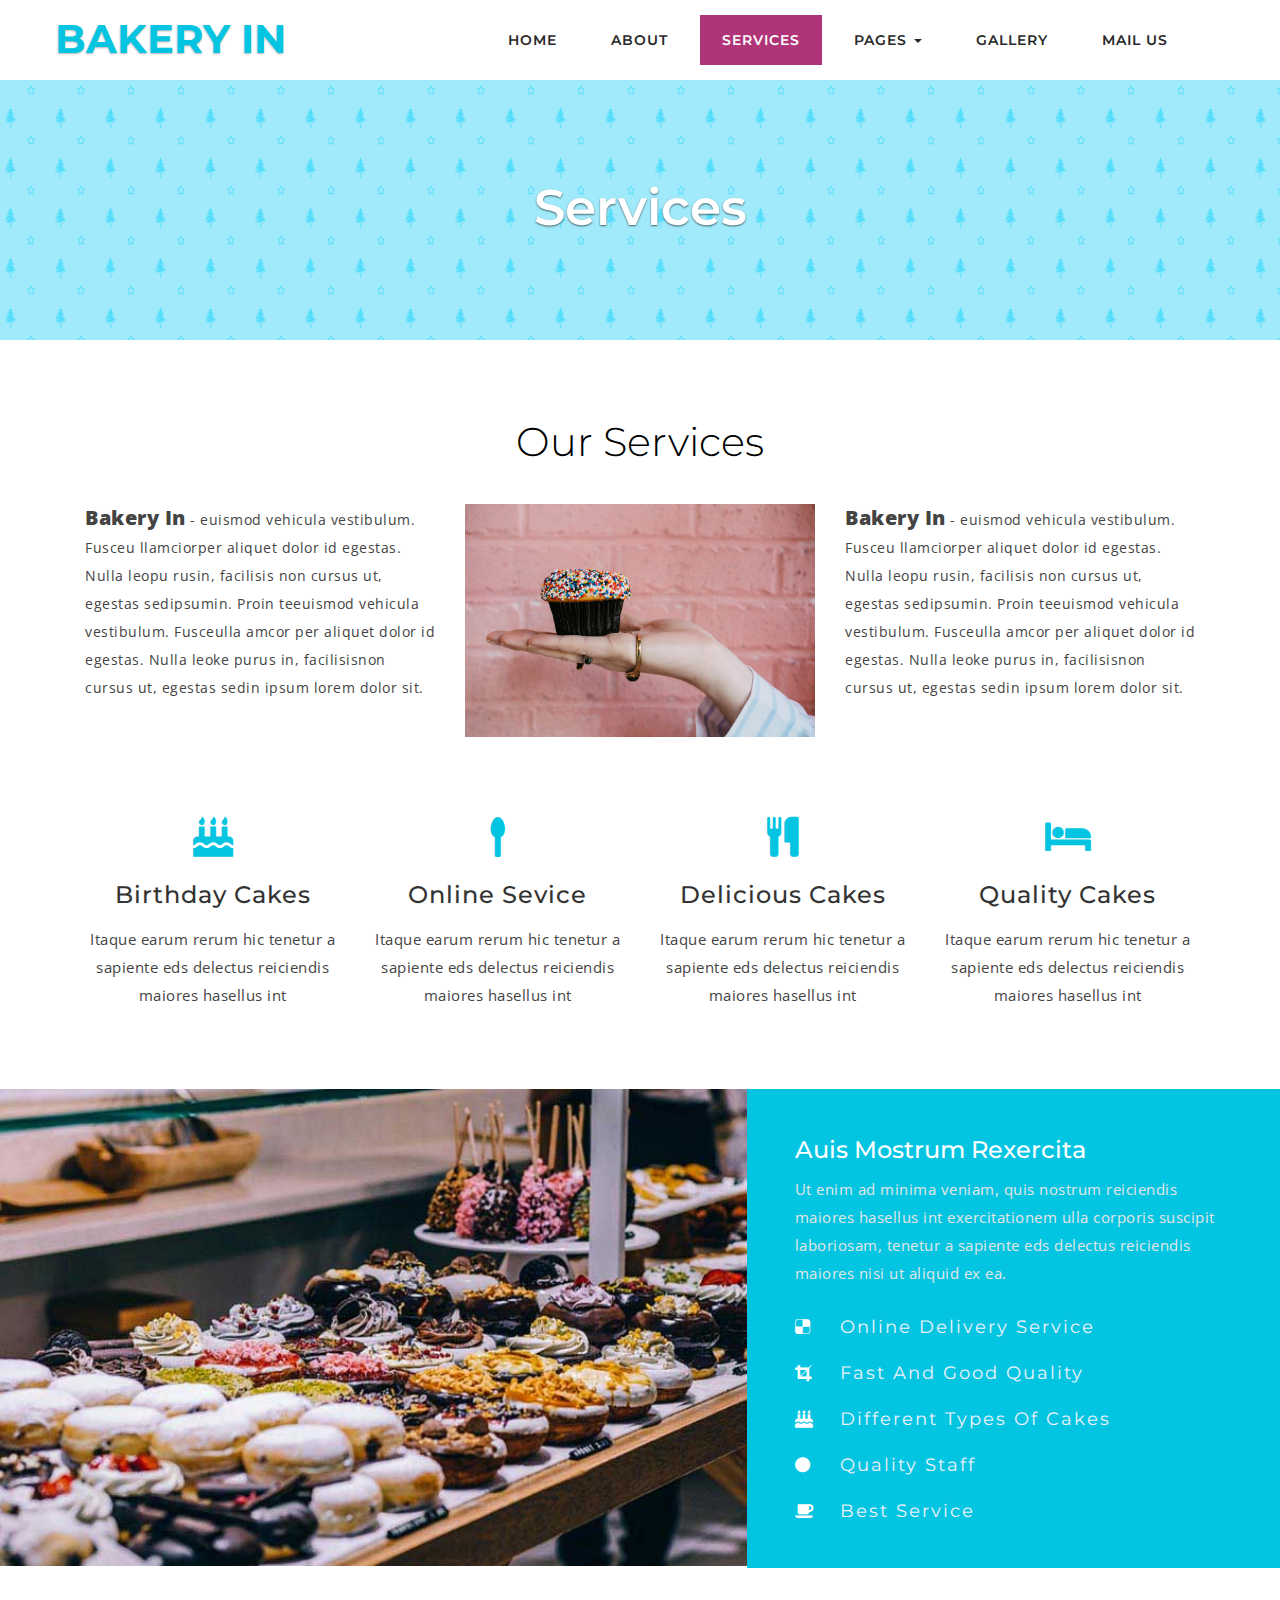
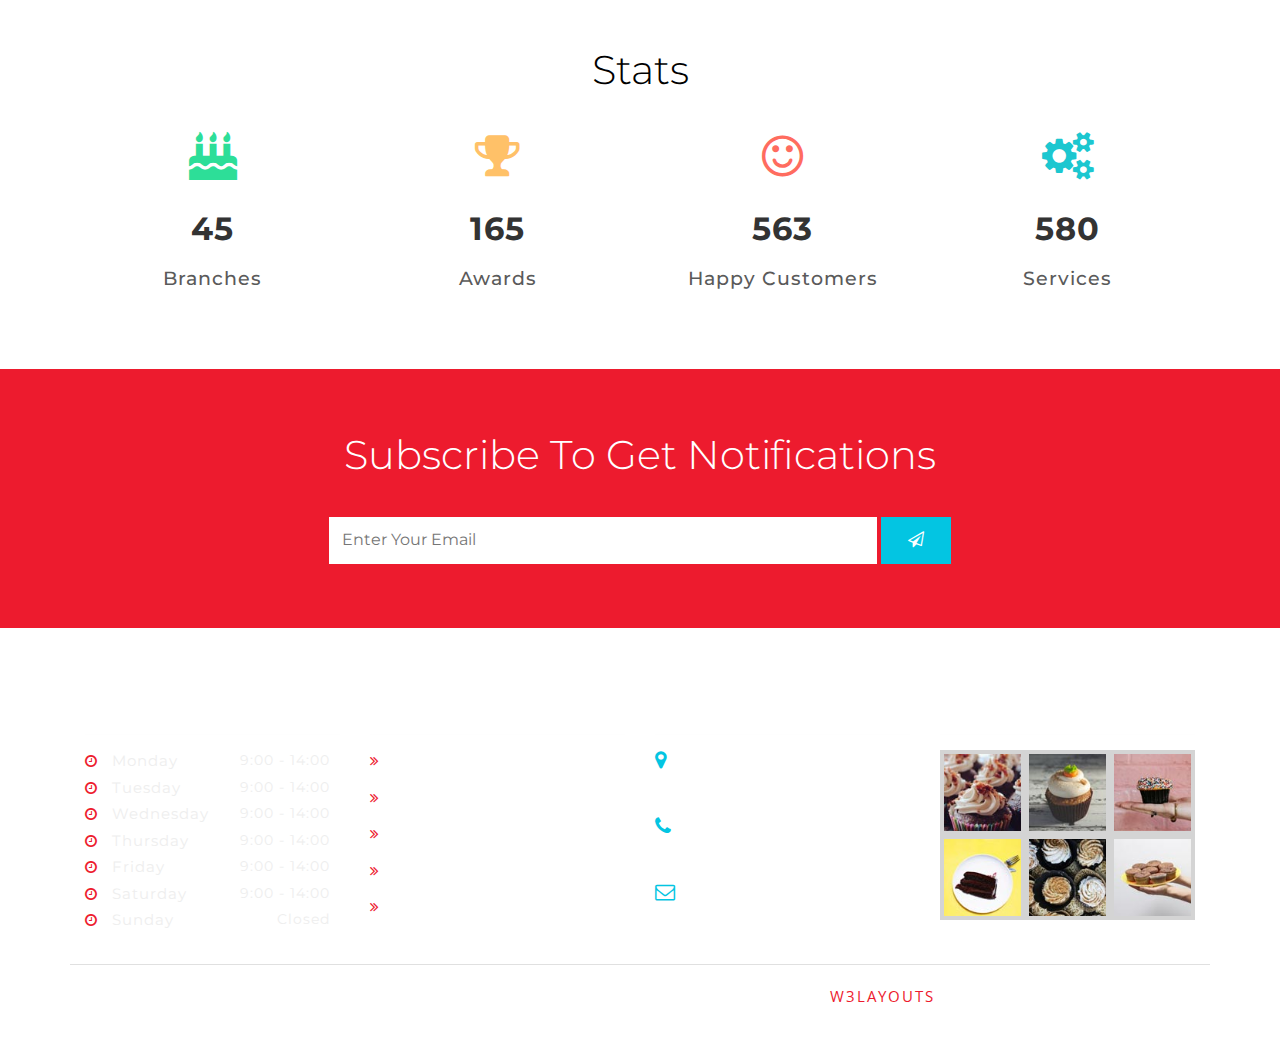
<file: services.html>
<!--
Author: W3layouts
Author URL: http://w3layouts.com
License: Creative Commons Attribution 3.0 Unported
License URL: http://creativecommons.org/licenses/by/3.0/
-->
<!DOCTYPE html>
<html lang="en">
<head>
<title>Bakery In a Hotel Category Bootstrap Responsive Website Template | Services :: w3layouts </title>
<meta name="viewport" content="width=device-width, initial-scale=1">
<meta http-equiv="Content-Type" content="text/html; charset=utf-8" />
<meta name="keywords" content=" Bakery In Responsive web template, Bootstrap Web Templates, Flat Web Templates, Android Compatible web template, 
Smartphone Compatible web template, free webdesigns for Nokia, Samsung, LG, Sony Ericsson, Motorola web design" />
<script type="application/x-javascript"> addEventListener("load", function() { setTimeout(hideURLbar, 0); }, false);
		function hideURLbar(){ window.scrollTo(0,1); } </script>
		
<link href="css/bootstrap.css" rel="stylesheet" type="text/css" media="all" /><!-- bootstrap css -->
<link href="css/services.css" rel="stylesheet" type="text/css" media="all" /><!-- services css -->
<link href="css/style.css" rel="stylesheet" type="text/css" media="all" />

<link href="css/font-awesome.css" rel="stylesheet"><!-- fontawesome css --> 
<!--fonts-->
<link href="//fonts.googleapis.com/css?family=Open+Sans:400,600,700" rel="stylesheet" type="text/css">
<link href="//fonts.googleapis.com/css?family=Montserrat:100,100i,200,200i,300,300i,400,400i,500,500i,600,600i,700,700i,800,800i,900,900i&amp;subset=latin-ext,vietnamese" rel="stylesheet">
<!--//fonts-->

</head>
<body>

	<!-- header -->
	<div class="header" id="home">
		<div class="content white">
			<nav class="navbar navbar-default" role="navigation">
				<div class="container">
					<div class="navbar-header">
						<button type="button" class="navbar-toggle" data-toggle="collapse" data-target="#bs-example-navbar-collapse-1">
					<span class="sr-only">Toggle navigation</span>
					<span class="icon-bar"></span>
					<span class="icon-bar"></span>
					<span class="icon-bar"></span>
				</button>
						<a class="navbar-brand" href="index.html">
							<h1>Bakery In</h1>
						</a>
					</div>
					<!--/.navbar-header-->
					<div class="collapse navbar-collapse" id="bs-example-navbar-collapse-1">
						<nav>
							<ul class="nav navbar-nav">
								<li><a href="index.html">Home</a></li>
								<li><a href="about.html">About </a></li>
								<li><a href="services.html" class="active">Services</a></li>
								<li class="dropdown">
									<a href="#" class="dropdown-toggle" data-toggle="dropdown">Pages <b class="caret"></b></a>
									<ul class="dropdown-menu">
										<li><a href="icons.html">Icons</a></li>
										<li class="divider"></li>
										<li><a href="typography.html">Typography</a></li>
									</ul>
								</li>
								<li><a href="gallery.html">Gallery</a></li>
								<li><a href="contact.html">Mail Us</a></li>
							</ul>
						</nav>
					</div>
					<!--/.navbar-collapse-->
					<!--/.navbar-->
				</div>
			</nav>
		</div>
	</div>
	<!-- //header -->

<!-- innerpages_banner -->
	<div class="innerpages_banner">
		<h2>Services</h2>
	</div>
<!-- //innerpages_banner -->

<!-- Services -->
<div class="popular-section-wthree ">
	<div class="container">	
			<h3 class="heading">Our Services</h3>
				<div class="service_top_grids">
					<div class="col-md-4 service-grid1">
						<p><span>Bakery In</span> - euismod vehicula vestibulum. Fusceu llamciorper aliquet dolor id egestas. Nulla leopu rusin, facilisis non cursus ut, egestas sedipsumin. Proin teeuismod vehicula vestibulum. Fusceulla amcor per aliquet dolor id egestas. Nulla leoke purus in, facilisisnon cursus ut, egestas sedin ipsum lorem dolor sit.</p>
					</div>
					<div class="col-md-4 service-grid1">
						<img src="images/g2.jpg" alt="service_image" />
					</div>
					<div class="col-md-4 service-grid1">
						<p><span>Bakery In</span> - euismod vehicula vestibulum. Fusceu llamciorper aliquet dolor id egestas. Nulla leopu rusin, facilisis non cursus ut, egestas sedipsumin. Proin teeuismod vehicula vestibulum. Fusceulla amcor per aliquet dolor id egestas. Nulla leoke purus in, facilisisnon cursus ut, egestas sedin ipsum lorem dolor sit.</p>
					</div>
					<div class="clearfix"> </div>
				</div>
				<div class="popular-agileinfo">
					<div class="col-md-3 popular-grid">
						<i class="fa fa-birthday-cake" aria-hidden="true"></i>
						<h4>Birthday Cakes</h4>
						<p>Itaque earum rerum hic tenetur a sapiente eds delectus reiciendis maiores hasellus int</p>
					</div>
					<div class="col-md-3 popular-grid">
						<i class="fa fa-spoon" aria-hidden="true"></i>
						<h4>Online Sevice</h4>
						<p>Itaque earum rerum hic tenetur a sapiente eds delectus reiciendis maiores hasellus int</p>
					</div>
					<div class="col-md-3 popular-grid popular-grid-bottom">
						<i class="fa fa-cutlery" aria-hidden="true"></i>
						<h4>Delicious Cakes</h4>
						<p>Itaque earum rerum hic tenetur a sapiente eds delectus reiciendis maiores hasellus int</p>
					</div>
					<div class="col-md-3 popular-grid">
						<i class="fa fa-bed" aria-hidden="true"></i>
						<h4>Quality Cakes</h4>
						<p>Itaque earum rerum hic tenetur a sapiente eds delectus reiciendis maiores hasellus int</p>
					</div>
					<div class="clearfix"> </div>
				</div>
	</div>
</div>
<!-- //Services -->

<!-- banner-bottom -->
	<div class="col-md-7 bannerbottomleft">
		
	</div>
	<div class="col-md-5 bannerbottomright banner-bottom mid-section-agileits">
		<h3>Auis Mostrum Rexercita</h3>
		<p>Ut enim ad minima veniam, quis nostrum reiciendis maiores hasellus int
			exercitationem ulla corporis suscipit laboriosam, tenetur a sapiente eds delectus reiciendis maiores
			nisi ut aliquid ex ea.</p>
		<h4><i class="fa fa-delicious" aria-hidden="true"></i>Online Delivery Service</h4>
		<h4><i class="fa fa-crop" aria-hidden="true"></i>Fast And Good Quality</h4>
		<h4><i class="fa fa-birthday-cake" aria-hidden="true"></i>Different Types Of Cakes</h4>
		<h4><i class="fa fa-circle" aria-hidden="true"></i>Quality Staff</h4>
		<h4><i class="fa fa-coffee" aria-hidden="true"></i>Best Service</h4>
	</div>
	<div class="clearfix"></div>
<!-- //banner-bottom -->

<!-- stats -->
	<div class="stats" id="stats">
	    <div class="container"> 
		<h3 class="heading">Stats</h3>
			<div class="inner_w3l_agile_grids">
		<div class="col-md-3 w3layouts_stats_left w3_counter_grid">
		   	<i class="fa fa-birthday-cake" aria-hidden="true"></i>
			<p class="counter">45</p>
			<h3>Branches</h3>
		</div>
		<div class="col-md-3 w3layouts_stats_left w3_counter_grid1">
		   <i class="fa fa-trophy" aria-hidden="true"></i>
			<p class="counter">165</p>
			<h3>Awards</h3>
		</div>
		<div class="col-md-3 w3layouts_stats_left w3_counter_grid2">
		
		 <i class="fa fa-smile-o" aria-hidden="true"></i>
			<p class="counter">563</p>
			<h3>Happy Customers</h3>
		</div>
		<div class="col-md-3 w3layouts_stats_left w3_counter_grid3">
		<i class="fa fa-cogs" aria-hidden="true"></i>
			<p class="counter">580</p>
			<h3>Services</h3>
		</div>
		<div class="clearfix"> </div>
	</div>
   </div>	
</div>
<!-- //stats -->


<!-- subscribe -->
<div class="subscribe">
	<div class="container">
		<h3 class="heading">Subscribe To Get Notifications</h3>
		<div class="subscribe-grid">
			<form action="#" method="post">
				<input type="email" placeholder="Enter Your Email" name="email" required="">
				<button class="btn1"><i class="fa fa-paper-plane-o" aria-hidden="true"></i></button>
			</form>
		</div>
	</div>
</div>
<!-- //subscribe -->

<!-- footer -->
	<div class="footer">
		<div class="container">
			<div class="w3_agile_footer_grids">
				<ul class="col-md-3 col-xs-6 w3_agile_footer_grid right">
					<h3>Opening Hours</h3>
					<li><span class="fa fa-clock-o" aria-hidden="true"></span>Monday <span>9:00 - 14:00</span></li>
					<li><span class="fa fa-clock-o" aria-hidden="true"></span>Tuesday <span>9:00 - 14:00</span></li>
					<li><span class="fa fa-clock-o" aria-hidden="true"></span>Wednesday <span>9:00 - 14:00</span></li>
					<li><span class="fa fa-clock-o" aria-hidden="true"></span>Thursday <span>9:00 - 14:00</span></li>
					<li><span class="fa fa-clock-o" aria-hidden="true"></span>Friday <span>9:00 - 14:00</span></li>
					<li><span class="fa fa-clock-o" aria-hidden="true"></span>Saturday <span>9:00 - 14:00</span></li>
					<li><span class="fa fa-clock-o" aria-hidden="true"></span>Sunday <span>Closed</span></li>
				</ul>
				<div class="col-md-3 col-xs-6 w3_agile_footer_grid">
					<h3>Navigation</h3>
					<ul class="agileits_w3layouts_footer_grid_list">
						<li>
							<span class="fa fa-angle-double-right" aria-hidden="true"></span>
							<a href="index.html">Home</a>
						</li>
						<li>
							<span class="fa fa-angle-double-right" aria-hidden="true"></span>
							<a href="about.html">About Us</a>
						</li>
						<li>
							<span class="fa fa-angle-double-right" aria-hidden="true"></span>
							<a href="services.html">Services</a>
						</li>
						<li>
							<span class="fa fa-angle-double-right" aria-hidden="true"></span>
							<a href="gallery.html">Gallery</a>
						</li>
						<li>
							<span class="fa fa-angle-double-right" aria-hidden="true"></span>
							<a href="contact.html">Contact Us</a>
						</li>
					</ul>
				</div>
				<div class="col-md-3 col-xs-6 w3ls_address_mail_footer_grids w3_agile_footer_grid">
					<h3>Contact Us</h3>
					<div class="w3ls_footer_grid_left">
						<div class="w3l-icon">
							<span class="fa fa-map-marker" aria-hidden="true"></span>
						</div>
						<p>2055 PR Cross Road,
							<span>Kennebec SD, USA.</span>
						</p>
						<div class="clearfix"></div>
					</div>
					<div class="w3ls_footer_grid_left">
						<div class="w3l-icon">
							<span class="fa fa-phone" aria-hidden="true"></span>
						</div>
						<p>+(112) 455 312 671
							<span>+(029) 664  951 859</span>
						</p>
						<div class="clearfix"></div>
					</div>
					<div class="w3ls_footer_grid_left">
						<div class="w3l-icon">
							<span class="fa fa-envelope-o" aria-hidden="true"></span>
						</div>
						<p>
							<a href="mailto:info@example.com">mail@example1.com</a>
							<span>
								<a href="mailto:info@example.com">mail@example2.com</a>
							</span>
						</p>
						<div class="clearfix"></div>
					</div>
				</div>
				<div class="col-md-3 col-xs-6 w3_agile_footer_grid">
					<h3>Instagram Posts</h3>
					<div class="w3_agileits_footer_grid_left">
						<a href="#">
							<img src="images/post1.jpg" alt=" " class="img-responsive" />
						</a>
					</div>
					<div class="w3_agileits_footer_grid_left">
						<a href="#">
							<img src="images/post2.jpg" alt=" " class="img-responsive" />
						</a>
					</div>
					<div class="w3_agileits_footer_grid_left">
						<a href="#">
							<img src="images/post3.jpg" alt=" " class="img-responsive" />
						</a>
					</div>
					<div class="w3_agileits_footer_grid_left">
						<a href="#">
							<img src="images/post4.jpg" alt=" " class="img-responsive" />
						</a>
					</div>
					<div class="w3_agileits_footer_grid_left">
						<a href="#">
							<img src="images/post5.jpg" alt=" " class="img-responsive" />
						</a>
					</div>
					<div class="w3_agileits_footer_grid_left">
						<a href="#">
							<img src="images/post6.jpg" alt=" " class="img-responsive" />
						</a>
					</div>
					<div class="clearfix"> </div>
				</div>
				<div class="clearfix"> </div>
			</div>
			<div class="agileinfo_copyright">
				<p>© 2018 Bakery In. All Rights Reserved | Design by <a href="https://w3layouts.com/">W3layouts</a>
				</p>
			</div>
		</div>
	</div>
<!-- //footer -->

<!-- Supportive js -->
<script type="text/javascript" src="js/jquery-2.1.4.min.js"></script>
<!-- //Supportive js -->

<!-- stats -->
	<script src="js/jquery.waypoints.min.js"></script>
	<script src="js/jquery.countup.js"></script>
		<script>
			$('.counter').countUp();
		</script>
<!-- //stats -->

<!-- smooth scrolling js -->
<script src="js/SmoothScroll.min.js"></script>
<!-- smooth scrolling js -->

<!-- start-smooth-scrolling -->
<script type="text/javascript" src="js/move-top.js"></script>
<script type="text/javascript" src="js/easing.js"></script>
<script type="text/javascript">
	jQuery(document).ready(function($) {
		$(".scroll").click(function(event){		
			event.preventDefault();
			$('html,body').animate({scrollTop:$(this.hash).offset().top},1000);
		});
	});
</script>

	<!-- here starts scrolling icon -->
	<script type="text/javascript">
		$(document).ready(function() {
			/*
				var defaults = {
				containerID: 'toTop', // fading element id
				containerHoverID: 'toTopHover', // fading element hover id
				scrollSpeed: 1200,
				easingType: 'linear' 
				};
			*/
								
			$().UItoTop({ easingType: 'easeOutQuart' });
								
			});
	</script>
	<!-- //here ends scrolling icon -->

<!-- move to top-js-files -->
	<script type="text/javascript" src="js/move-top.js"></script>
	<script type="text/javascript" src="js/easing.js"></script>
<!-- //move to top-js-files -->

<script type="text/javascript" src="js/bootstrap.js"></script><!-- bootstrap js file -->

</body>
</html>
</file>
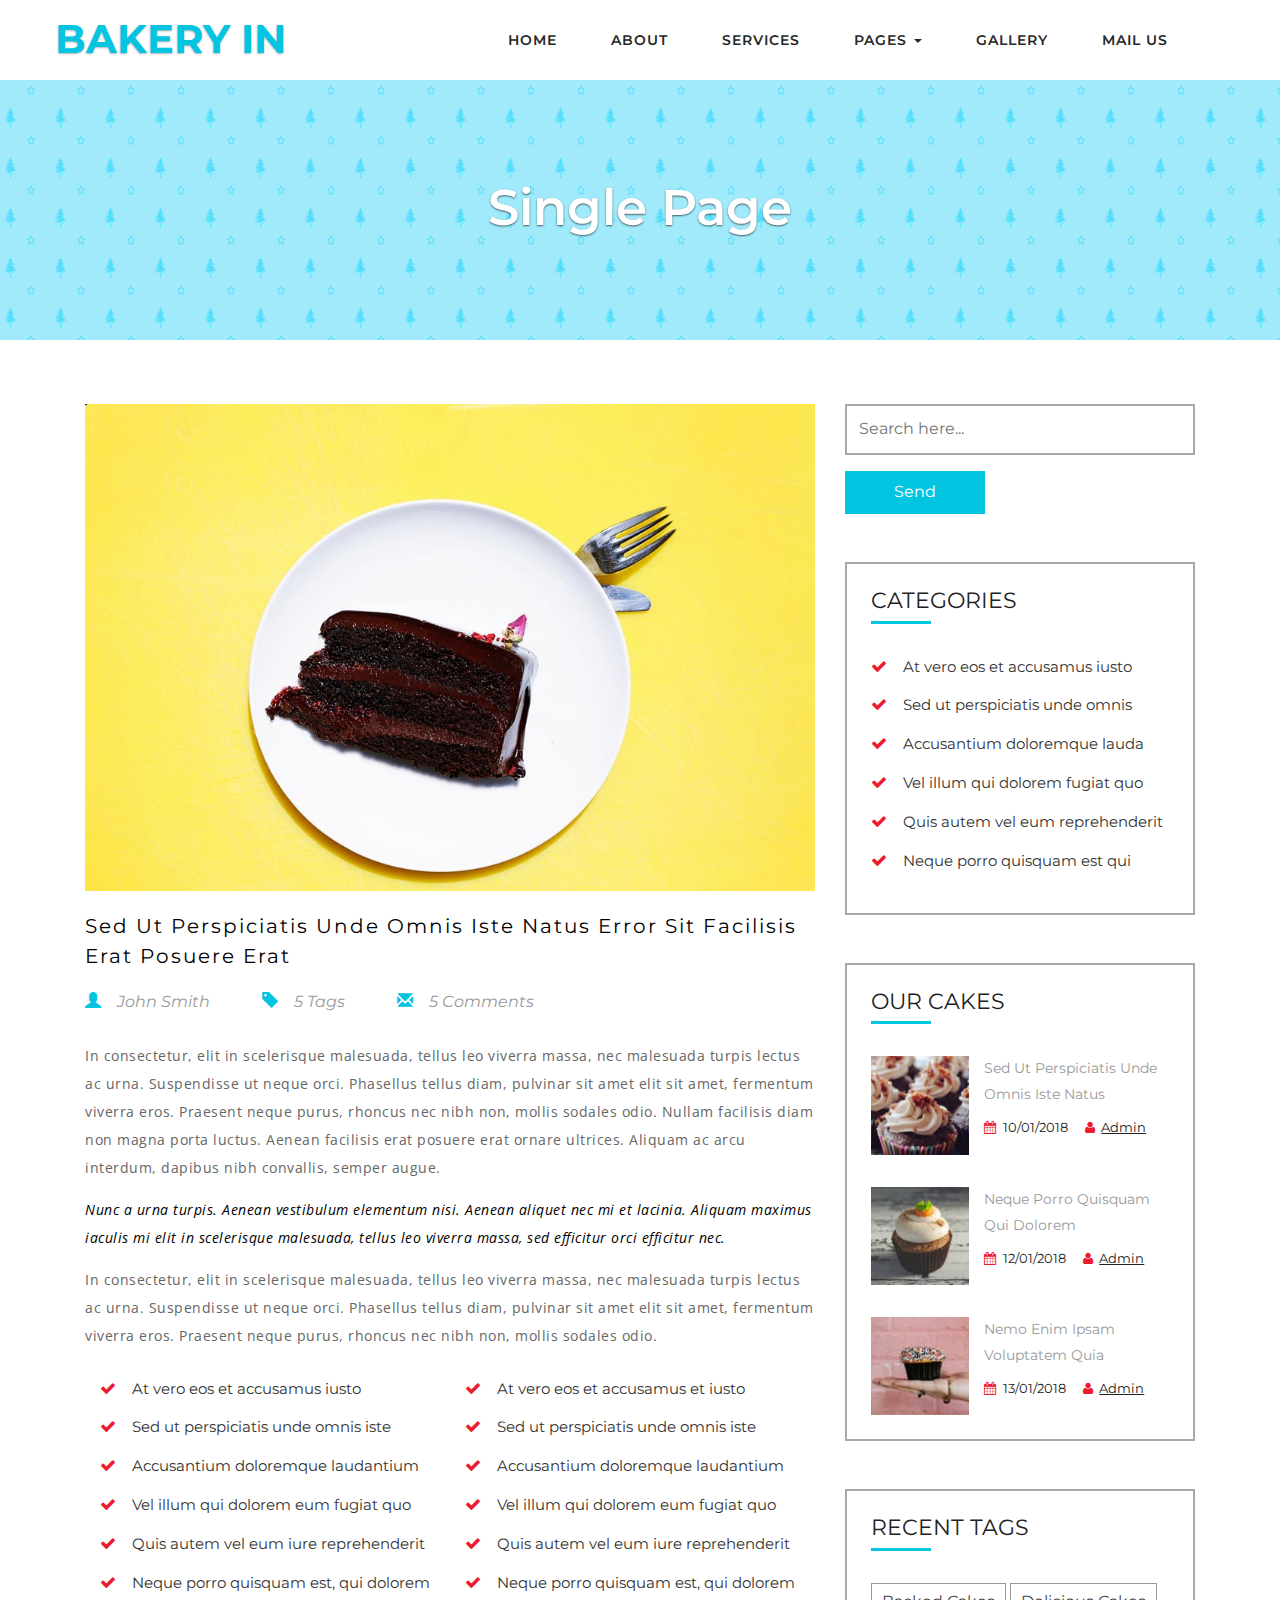
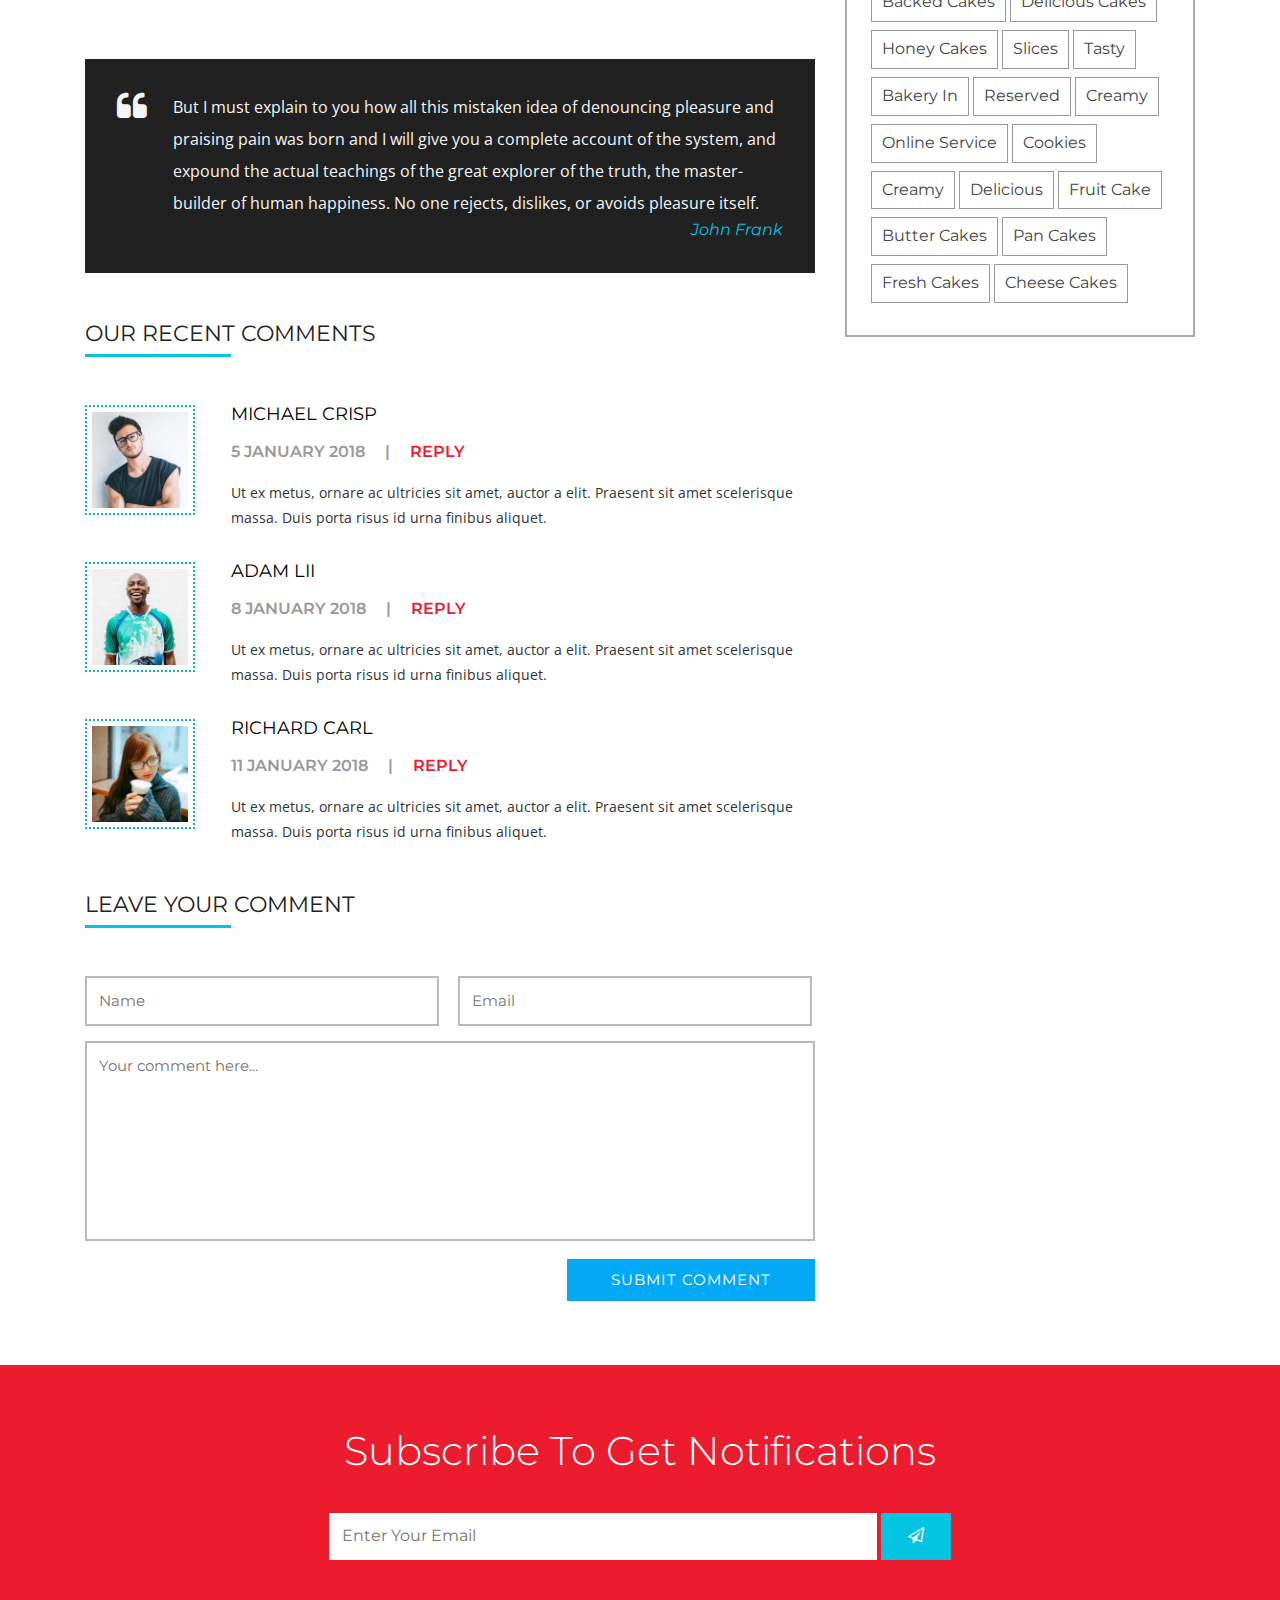
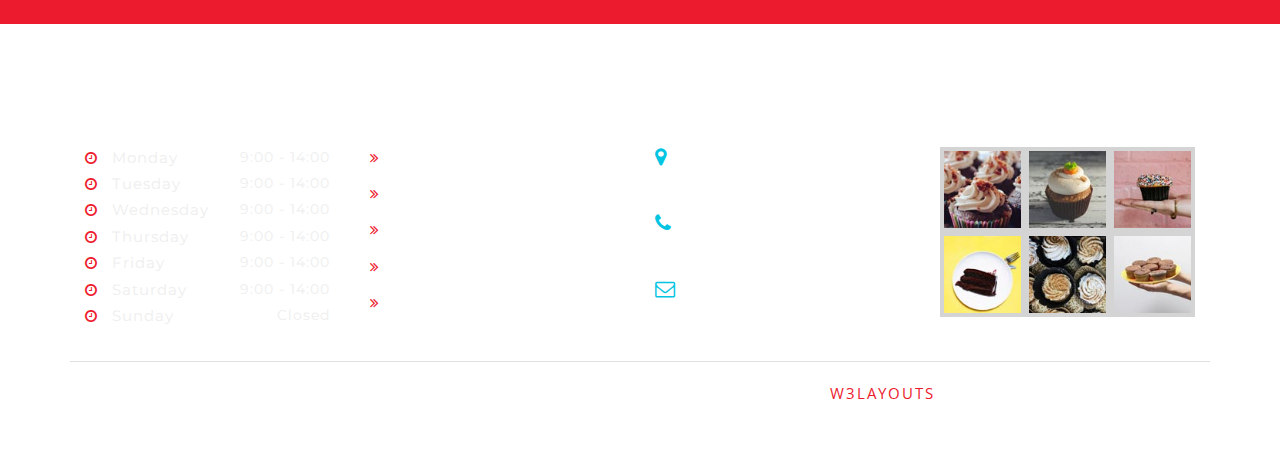
<file: single.html>
<!--
Author: W3layouts
Author URL: http://w3layouts.com
License: Creative Commons Attribution 3.0 Unported
License URL: http://creativecommons.org/licenses/by/3.0/
-->
<!DOCTYPE html>
<html lang="en">
<head>
<title>Bakery In a Hotel Category Bootstrap Responsive Website Template | Single :: w3layouts </title>
<meta name="viewport" content="width=device-width, initial-scale=1">
<meta http-equiv="Content-Type" content="text/html; charset=utf-8" />
<meta name="keywords" content=" Bakery In Responsive web template, Bootstrap Web Templates, Flat Web Templates, Android Compatible web template, 
Smartphone Compatible web template, free webdesigns for Nokia, Samsung, LG, Sony Ericsson, Motorola web design" />
<script type="application/x-javascript"> addEventListener("load", function() { setTimeout(hideURLbar, 0); }, false);
		function hideURLbar(){ window.scrollTo(0,1); } </script>
		
<link href="css/bootstrap.css" rel="stylesheet" type="text/css" media="all" /><!-- bootstrap css -->
<link href="css/single.css" rel="stylesheet" type="text/css" media="all" /><!-- single css -->
<link href="css/style.css" rel="stylesheet" type="text/css" media="all" />

<link href="css/font-awesome.css" rel="stylesheet"> <!-- fontawesome css -->
<!--fonts-->
<link href="//fonts.googleapis.com/css?family=Open+Sans:400,600,700" rel="stylesheet" type="text/css">
<link href="//fonts.googleapis.com/css?family=Montserrat:100,100i,200,200i,300,300i,400,400i,500,500i,600,600i,700,700i,800,800i,900,900i&amp;subset=latin-ext,vietnamese" rel="stylesheet">
<!--//fonts-->

</head>
<body>

	<!-- header -->
	<div class="header" id="home">
		<div class="content white">
			<nav class="navbar navbar-default" role="navigation">
				<div class="container">
					<div class="navbar-header">
						<button type="button" class="navbar-toggle" data-toggle="collapse" data-target="#bs-example-navbar-collapse-1">
					<span class="sr-only">Toggle navigation</span>
					<span class="icon-bar"></span>
					<span class="icon-bar"></span>
					<span class="icon-bar"></span>
				</button>
						<a class="navbar-brand" href="index.html">
							<h1>Bakery In</h1>
						</a>
					</div>
					<!--/.navbar-header-->
					<div class="collapse navbar-collapse" id="bs-example-navbar-collapse-1">
						<nav>
							<ul class="nav navbar-nav">
								<li><a href="index.html">Home</a></li>
								<li><a href="about.html">About </a></li>
								<li><a href="services.html">Services</a></li>
								<li class="dropdown">
									<a href="#" class="dropdown-toggle" data-toggle="dropdown">Pages <b class="caret"></b></a>
									<ul class="dropdown-menu">
										<li><a href="icons.html">Icons</a></li>
										<li class="divider"></li>
										<li><a href="typography.html">Typography</a></li>
									</ul>
								</li>
								<li><a href="gallery.html">Gallery</a></li>
								<li><a href="contact.html">Mail Us</a></li>
							</ul>
						</nav>
					</div>
					<!--/.navbar-collapse-->
					<!--/.navbar-->
				</div>
			</nav>
		</div>
	</div>
	<!-- //header -->

<!-- innerpages_banner -->
	<div class="innerpages_banner">
		<h2>Single Page</h2>
	</div>
<!-- //innerpages_banner -->


<!-- single -->
	<div class="services">
		<div class="container">
			<div class="col-md-8 single-left">
				<div class="single-left1">
					<img src="images/g1.jpg" alt=" " class="img-responsive" />
					<h3>Sed ut perspiciatis unde omnis iste natus error sit facilisis erat posuere erat</h3>
					<ul>
						<li><span class="glyphicon glyphicon-user" aria-hidden="true"></span><a href="#">John Smith</a></li>
						<li><span class="glyphicon glyphicon-tag" aria-hidden="true"></span><a href="#">5 Tags</a></li>
						<li><span class="glyphicon glyphicon-envelope" aria-hidden="true"></span><a href="#">5 Comments</a></li>
					</ul>
					<p>In consectetur, elit in scelerisque malesuada, tellus leo viverra massa, 
						nec malesuada turpis lectus ac urna. Suspendisse ut neque orci. Phasellus tellus 
						diam, pulvinar sit amet elit sit amet, fermentum viverra eros. Praesent neque purus, 
						rhoncus nec nibh non, mollis sodales odio. Nullam facilisis diam non magna porta 
						luctus. Aenean facilisis erat posuere erat ornare ultrices. Aliquam ac arcu interdum, 
						dapibus nibh convallis, semper augue.
						<i>Nunc a urna turpis. Aenean vestibulum elementum nisi. Aenean aliquet nec mi et 
							lacinia. Aliquam maximus iaculis mi elit in scelerisque malesuada, tellus leo viverra massa, sed efficitur orci efficitur nec.</i>
							In consectetur, elit in scelerisque malesuada, tellus leo viverra massa, 
						nec malesuada turpis lectus ac urna. Suspendisse ut neque orci. Phasellus tellus 
						diam, pulvinar sit amet elit sit amet, fermentum viverra eros. Praesent neque purus, 
						rhoncus nec nibh non, mollis sodales odio.</p>
				</div>
				<div class="single-left2">
					<div class="col-md-6 single-left2-left">
						<ul>
							<li><i class="fa fa-check" aria-hidden="true"></i><a href="single.html">At vero eos et accusamus iusto</a></li>
							<li><i class="fa fa-check" aria-hidden="true"></i><a href="single.html">Sed ut perspiciatis unde omnis iste</a></li>
							<li><i class="fa fa-check" aria-hidden="true"></i><a href="single.html">Accusantium doloremque laudantium</a></li>
							<li><i class="fa fa-check" aria-hidden="true"></i><a href="single.html">Vel illum qui dolorem eum fugiat quo</a></li>
							<li><i class="fa fa-check" aria-hidden="true"></i><a href="single.html">Quis autem vel eum iure reprehenderit</a></li>
							<li><i class="fa fa-check" aria-hidden="true"></i><a href="single.html">Neque porro quisquam est, qui dolorem</a></li>
						</ul>
					</div>
					<div class="col-md-6 single-left2-left">
						<ul>
							<li><i class="fa fa-check" aria-hidden="true"></i><a href="single.html">At vero eos et accusamus et iusto</a></li>
							<li><i class="fa fa-check" aria-hidden="true"></i><a href="single.html">Sed ut perspiciatis unde omnis iste</a></li>
							<li><i class="fa fa-check" aria-hidden="true"></i><a href="single.html">Accusantium doloremque laudantium</a></li>
							<li><i class="fa fa-check" aria-hidden="true"></i><a href="single.html">Vel illum qui dolorem eum fugiat quo</a></li>
							<li><i class="fa fa-check" aria-hidden="true"></i><a href="single.html">Quis autem vel eum iure reprehenderit</a></li>
							<li><i class="fa fa-check" aria-hidden="true"></i><a href="single.html">Neque porro quisquam est, qui dolorem</a></li>
						</ul>
					</div>
					<div class="clearfix"> </div>
				</div>
				<div class="admin">
					<p>But I must explain to you how all this mistaken idea of denouncing 
						pleasure and praising pain was born and I will give you a complete 
						account of the system, and expound the actual teachings of the great 
						explorer of the truth, the master-builder of human happiness. 
						No one rejects, dislikes, or avoids pleasure itself.</p>
					<a href="#"><i>John Frank</i></a>
				</div>
				<div class="comments">
					<h3>Our Recent Comments</h3>
					<div class="comments-grids">
						<div class="comments-grid">
							<div class="comments-grid-left">
								<img src="images/t1.jpg" alt=" " class="img-responsive" />
							</div>
							<div class="comments-grid-right">
								<h4><a href="#">Michael Crisp</a></h4>
								<ul>
									<li>5 January 2018 <i>|</i></li>
									<li><a href="#">Reply</a></li>
								</ul>
								<p>Ut ex metus, ornare ac ultricies sit amet, auctor a elit. Praesent sit 
									amet scelerisque massa. Duis porta risus id urna finibus aliquet.</p>
							</div>
							<div class="clearfix"> </div>
						</div>
						<div class="comments-grid">
							<div class="comments-grid-left">
								<img src="images/t2.jpg" alt=" " class="img-responsive" />
							</div>
							<div class="comments-grid-right">
								<h4><a href="#">Adam Lii</a></h4>
								<ul>
									<li>8 January 2018 <i>|</i></li>
									<li><a href="#">Reply</a></li>
								</ul>
								<p>Ut ex metus, ornare ac ultricies sit amet, auctor a elit. Praesent sit 
									amet scelerisque massa. Duis porta risus id urna finibus aliquet.</p>
							</div>
							<div class="clearfix"> </div>
						</div>
						<div class="comments-grid">
							<div class="comments-grid-left">
								<img src="images/t3.jpg" alt=" " class="img-responsive" />
							</div>
							<div class="comments-grid-right">
								<h4><a href="#">Richard Carl</a></h4>
								<ul>
									<li>11 January 2018 <i>|</i></li>
									<li><a href="#">Reply</a></li>
								</ul>
								<p>Ut ex metus, ornare ac ultricies sit amet, auctor a elit. Praesent sit 
									amet scelerisque massa. Duis porta risus id urna finibus aliquet.</p>
							</div>
							<div class="clearfix"> </div>
						</div>
					</div>
				</div>
				<div class="leave-coment-form">
					<h3>Leave Your Comment</h3>
					<form action="#" method="post">
						<input type="text" name="Name" placeholder="Name" required="">
						<input type="email" name="Email" placeholder="Email" required="">
						<textarea name="Message" placeholder="Your comment here..." required=""></textarea>
						<div class="w3_single_submit">
							<input type="submit" value="Submit Comment" >
						</div>
					</form>
				</div>
			</div>
			<div class="col-md-4 event-right wthree-event-right">
				<div class="event-right1 agileinfo-event-right1">
					<div class="search1 agileits-search1">
						<form action="#" method="post">
							<input type="text" name="Search" placeholder="Search here..." required="">
							<input type="submit" value="Send">
						</form>
					</div>
					<div class="categories w3ls-categories">
						<h3>Categories</h3>
						<ul>
							<li><i class="fa fa-check" aria-hidden="true"></i><a href="single.html">At vero eos et accusamus iusto</a></li>
							<li><i class="fa fa-check" aria-hidden="true"></i><a href="single.html">Sed ut perspiciatis unde omnis</a></li>
							<li><i class="fa fa-check" aria-hidden="true"></i><a href="single.html">Accusantium doloremque lauda</a></li>
							<li><i class="fa fa-check" aria-hidden="true"></i><a href="single.html">Vel illum qui dolorem fugiat quo</a></li>
							<li><i class="fa fa-check" aria-hidden="true"></i><a href="single.html">Quis autem vel eum reprehenderit</a></li>
							<li><i class="fa fa-check" aria-hidden="true"></i><a href="single.html">Neque porro quisquam est qui</a></li>
						</ul>
					</div>
					<div class="posts w3l-posts">
						<h3>Our Cakes</h3>
						<div class="posts-grids w3-posts-grids">
							<div class="posts-grid w3-posts-grid">
								<div class="posts-grid-left w3-posts-grid-left">
									<a href="single.html"><img src="images/post1.jpg" alt=" " class="img-responsive" /></a>
								</div>
								<div class="posts-grid-right w3-posts-grid-right">
									<h4><a href="single.html">Sed ut perspiciatis unde omnis iste natus</a></h4>
									<ul class="wthree_blog_events_list">
										<li><i class="fa fa-calendar" aria-hidden="true"></i>10/01/2018</li>
										<li><i class="fa fa-user" aria-hidden="true"></i><a href="single.html">Admin</a></li>
									</ul>
								</div>
								<div class="clearfix"> </div>
							</div>
							<div class="posts-grid w3-posts-grid">
								<div class="posts-grid-left w3-posts-grid-left">
									<a href="single.html"><img src="images/post2.jpg" alt=" " class="img-responsive" /></a>
								</div>
								<div class="posts-grid-right w3-posts-grid-right">
									<h4><a href="single.html">Neque porro quisquam qui dolorem</a></h4>
									<ul class="wthree_blog_events_list">
										<li><i class="fa fa-calendar" aria-hidden="true"></i>12/01/2018</li>
										<li><i class="fa fa-user" aria-hidden="true"></i><a href="single.html">Admin</a></li>
									</ul>
								</div>
								<div class="clearfix"> </div>
							</div>
							<div class="posts-grid w3-posts-grid">
								<div class="posts-grid-left w3-posts-grid-left">
									<a href="single.html"><img src="images/post3.jpg" alt=" " class="img-responsive" /></a>
								</div>
								<div class="posts-grid-right w3-posts-grid-right">
									<h4><a href="single.html">Nemo enim ipsam voluptatem quia</a></h4>
									<ul class="wthree_blog_events_list">
										<li><i class="fa fa-calendar" aria-hidden="true"></i>13/01/2018</li>
										<li><i class="fa fa-user" aria-hidden="true"></i><a href="single.html">Admin</a></li>
									</ul>
								</div>
								<div class="clearfix"> </div>
							</div>
						</div>
					</div>
					<div class="tags tags1 w3layouts-tags">
						<h3>Recent Tags</h3>
						<ul>
							<li><a href="#">Backed Cakes</a></li>
							<li><a href="#">Delicious Cakes</a></li>
							<li><a href="#">Honey Cakes</a></li>
							<li><a href="#">Slices</a></li>
							<li><a href="#">Tasty</a></li>
							<li><a href="#">Bakery In</a></li>
							<li><a href="#">Reserved</a></li>
							<li><a href="#">Creamy</a></li>
							<li><a href="#">Online Service</a></li>
							<li><a href="#">Cookies</a></li>
							<li><a href="#">Creamy</a></li>
							<li><a href="#">Delicious</a></li>
							<li><a href="#">Fruit Cake</a></li>
							<li><a href="#">Butter Cakes</a></li>
							<li><a href="#">Pan Cakes</a></li>
							<li><a href="#">Fresh Cakes</a></li>
							<li><a href="#">Cheese Cakes</a></li>
						</ul>
					</div>
				</div>
			</div>
			<div class="clearfix"> </div>
		</div>
	</div>
<!-- //single -->

<!-- subscribe -->
<div class="subscribe">
	<div class="container">
		<h3 class="heading">Subscribe To Get Notifications</h3>
		<div class="subscribe-grid">
			<form action="#" method="post">
				<input type="email" placeholder="Enter Your Email" name="email" required="">
				<button class="btn1"><i class="fa fa-paper-plane-o" aria-hidden="true"></i></button>
			</form>
		</div>
	</div>
</div>
<!-- //subscribe -->

<!-- footer -->
	<div class="footer">
		<div class="container">
			<div class="w3_agile_footer_grids">
				<ul class="col-md-3 col-xs-6 w3_agile_footer_grid right">
					<h3>Opening Hours</h3>
					<li><span class="fa fa-clock-o" aria-hidden="true"></span>Monday <span>9:00 - 14:00</span></li>
					<li><span class="fa fa-clock-o" aria-hidden="true"></span>Tuesday <span>9:00 - 14:00</span></li>
					<li><span class="fa fa-clock-o" aria-hidden="true"></span>Wednesday <span>9:00 - 14:00</span></li>
					<li><span class="fa fa-clock-o" aria-hidden="true"></span>Thursday <span>9:00 - 14:00</span></li>
					<li><span class="fa fa-clock-o" aria-hidden="true"></span>Friday <span>9:00 - 14:00</span></li>
					<li><span class="fa fa-clock-o" aria-hidden="true"></span>Saturday <span>9:00 - 14:00</span></li>
					<li><span class="fa fa-clock-o" aria-hidden="true"></span>Sunday <span>Closed</span></li>
				</ul>
				<div class="col-md-3 col-xs-6 w3_agile_footer_grid">
					<h3>Navigation</h3>
					<ul class="agileits_w3layouts_footer_grid_list">
						<li>
							<span class="fa fa-angle-double-right" aria-hidden="true"></span>
							<a href="index.html">Home</a>
						</li>
						<li>
							<span class="fa fa-angle-double-right" aria-hidden="true"></span>
							<a href="about.html">About Us</a>
						</li>
						<li>
							<span class="fa fa-angle-double-right" aria-hidden="true"></span>
							<a href="services.html">Services</a>
						</li>
						<li>
							<span class="fa fa-angle-double-right" aria-hidden="true"></span>
							<a href="gallery.html">Gallery</a>
						</li>
						<li>
							<span class="fa fa-angle-double-right" aria-hidden="true"></span>
							<a href="contact.html">Contact Us</a>
						</li>
					</ul>
				</div>
				<div class="col-md-3 col-xs-6 w3ls_address_mail_footer_grids w3_agile_footer_grid">
					<h3>Contact Us</h3>
					<div class="w3ls_footer_grid_left">
						<div class="w3l-icon">
							<span class="fa fa-map-marker" aria-hidden="true"></span>
						</div>
						<p>2055 PR Cross Road,
							<span>Kennebec SD, USA.</span>
						</p>
						<div class="clearfix"></div>
					</div>
					<div class="w3ls_footer_grid_left">
						<div class="w3l-icon">
							<span class="fa fa-phone" aria-hidden="true"></span>
						</div>
						<p>+(112) 455 312 671
							<span>+(029) 664  951 859</span>
						</p>
						<div class="clearfix"></div>
					</div>
					<div class="w3ls_footer_grid_left">
						<div class="w3l-icon">
							<span class="fa fa-envelope-o" aria-hidden="true"></span>
						</div>
						<p>
							<a href="mailto:info@example.com">mail@example1.com</a>
							<span>
								<a href="mailto:info@example.com">mail@example2.com</a>
							</span>
						</p>
						<div class="clearfix"></div>
					</div>
				</div>
				<div class="col-md-3 col-xs-6 w3_agile_footer_grid">
					<h3>Instagram Posts</h3>
					<div class="w3_agileits_footer_grid_left">
						<a href="#">
							<img src="images/post1.jpg" alt=" " class="img-responsive" />
						</a>
					</div>
					<div class="w3_agileits_footer_grid_left">
						<a href="#">
							<img src="images/post2.jpg" alt=" " class="img-responsive" />
						</a>
					</div>
					<div class="w3_agileits_footer_grid_left">
						<a href="#">
							<img src="images/post3.jpg" alt=" " class="img-responsive" />
						</a>
					</div>
					<div class="w3_agileits_footer_grid_left">
						<a href="#">
							<img src="images/post4.jpg" alt=" " class="img-responsive" />
						</a>
					</div>
					<div class="w3_agileits_footer_grid_left">
						<a href="#">
							<img src="images/post5.jpg" alt=" " class="img-responsive" />
						</a>
					</div>
					<div class="w3_agileits_footer_grid_left">
						<a href="#">
							<img src="images/post6.jpg" alt=" " class="img-responsive" />
						</a>
					</div>
					<div class="clearfix"> </div>
				</div>
				<div class="clearfix"> </div>
			</div>
			<div class="agileinfo_copyright">
				<p>© 2018 Bakery In. All Rights Reserved | Design by <a href="https://w3layouts.com/">W3layouts</a>
				</p>
			</div>
		</div>
	</div>
<!-- //footer -->

<!-- Supportive js -->
<script type="text/javascript" src="js/jquery-2.1.4.min.js"></script>
<!-- //Supportive js -->

<!-- smooth scrolling js -->
<script src="js/SmoothScroll.min.js"></script>
<!-- smooth scrolling js -->

<!-- start-smooth-scrolling -->
<script type="text/javascript" src="js/move-top.js"></script>
<script type="text/javascript" src="js/easing.js"></script>
<script type="text/javascript">
	jQuery(document).ready(function($) {
		$(".scroll").click(function(event){		
			event.preventDefault();
			$('html,body').animate({scrollTop:$(this.hash).offset().top},1000);
		});
	});
</script>

	<!-- here starts scrolling icon -->
	<script type="text/javascript">
		$(document).ready(function() {
			/*
				var defaults = {
				containerID: 'toTop', // fading element id
				containerHoverID: 'toTopHover', // fading element hover id
				scrollSpeed: 1200,
				easingType: 'linear' 
				};
			*/
								
			$().UItoTop({ easingType: 'easeOutQuart' });
								
			});
	</script>
	<!-- //here ends scrolling icon -->

<!-- move to top-js-files -->
	<script type="text/javascript" src="js/move-top.js"></script>
	<script type="text/javascript" src="js/easing.js"></script>
<!-- //move to top-js-files -->

<script type="text/javascript" src="js/bootstrap.js"></script><!-- bootstrap js file -->

</body>
</html>
</file>
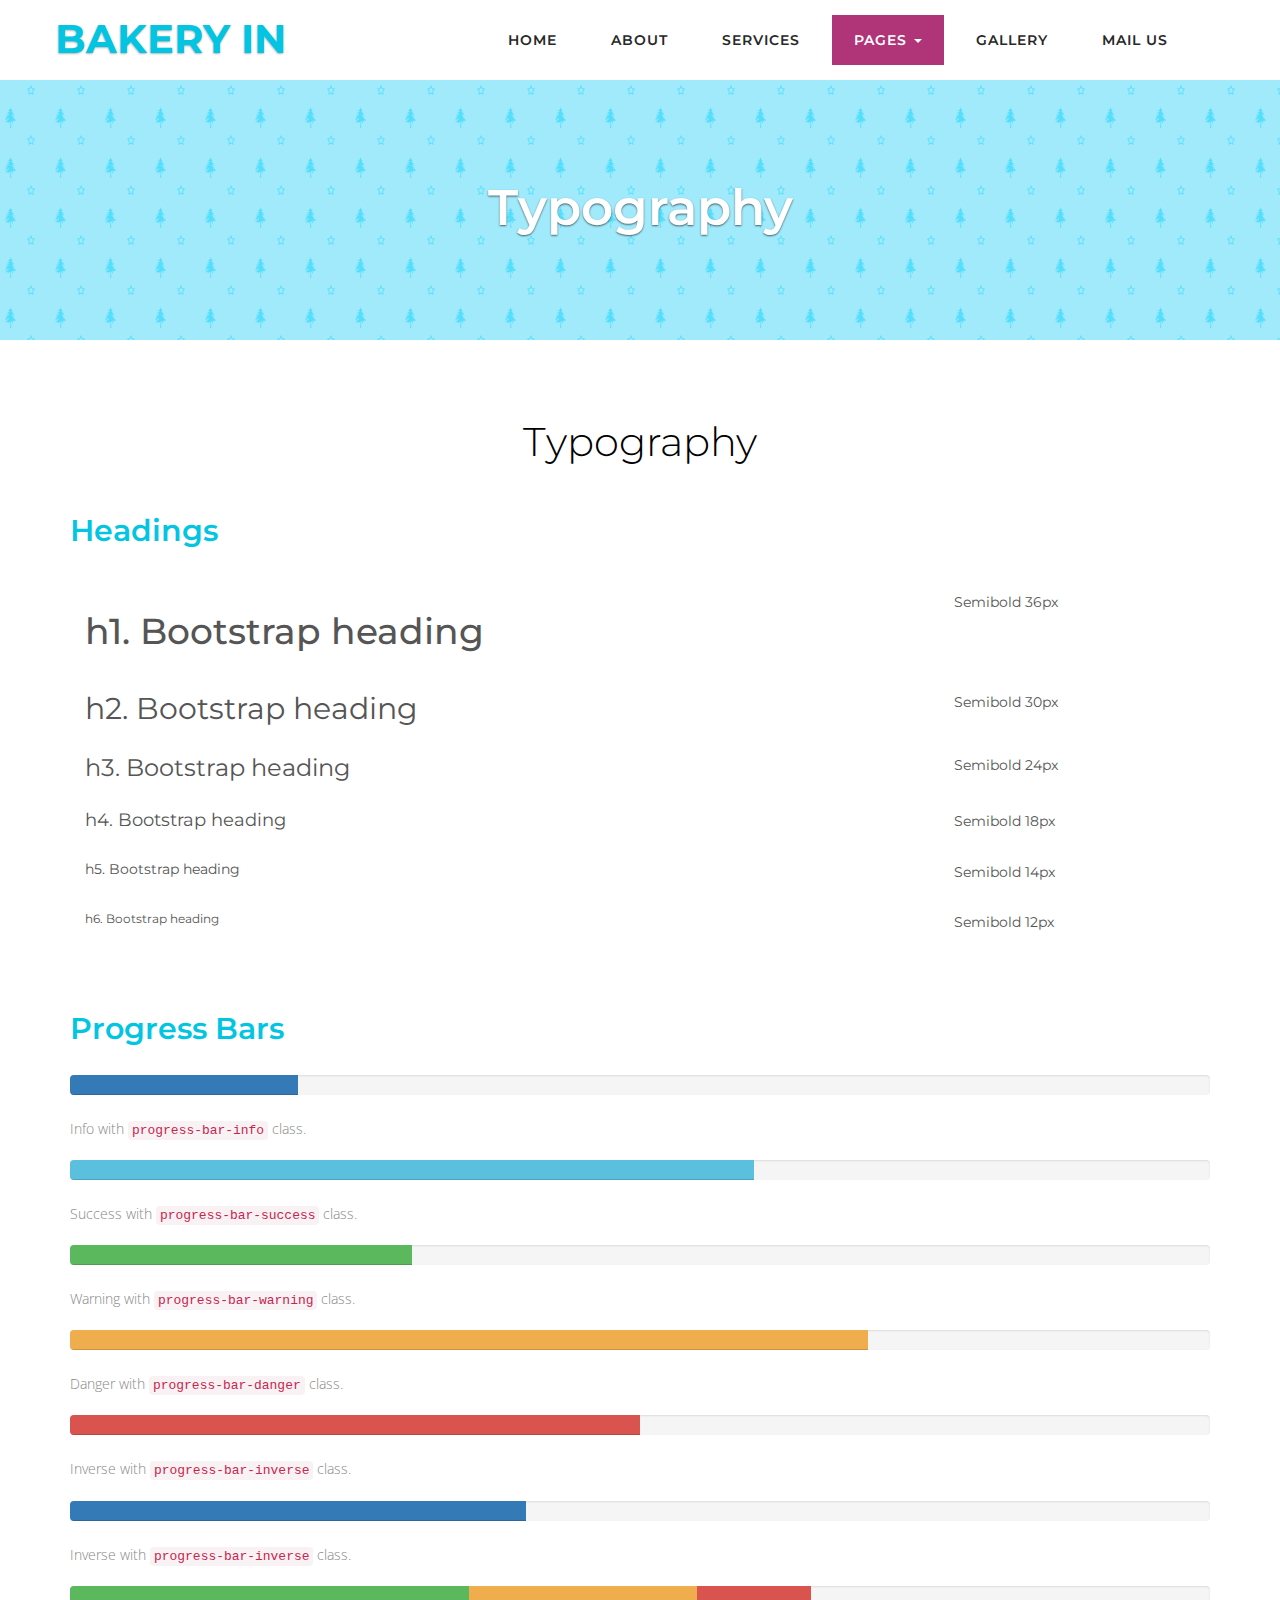
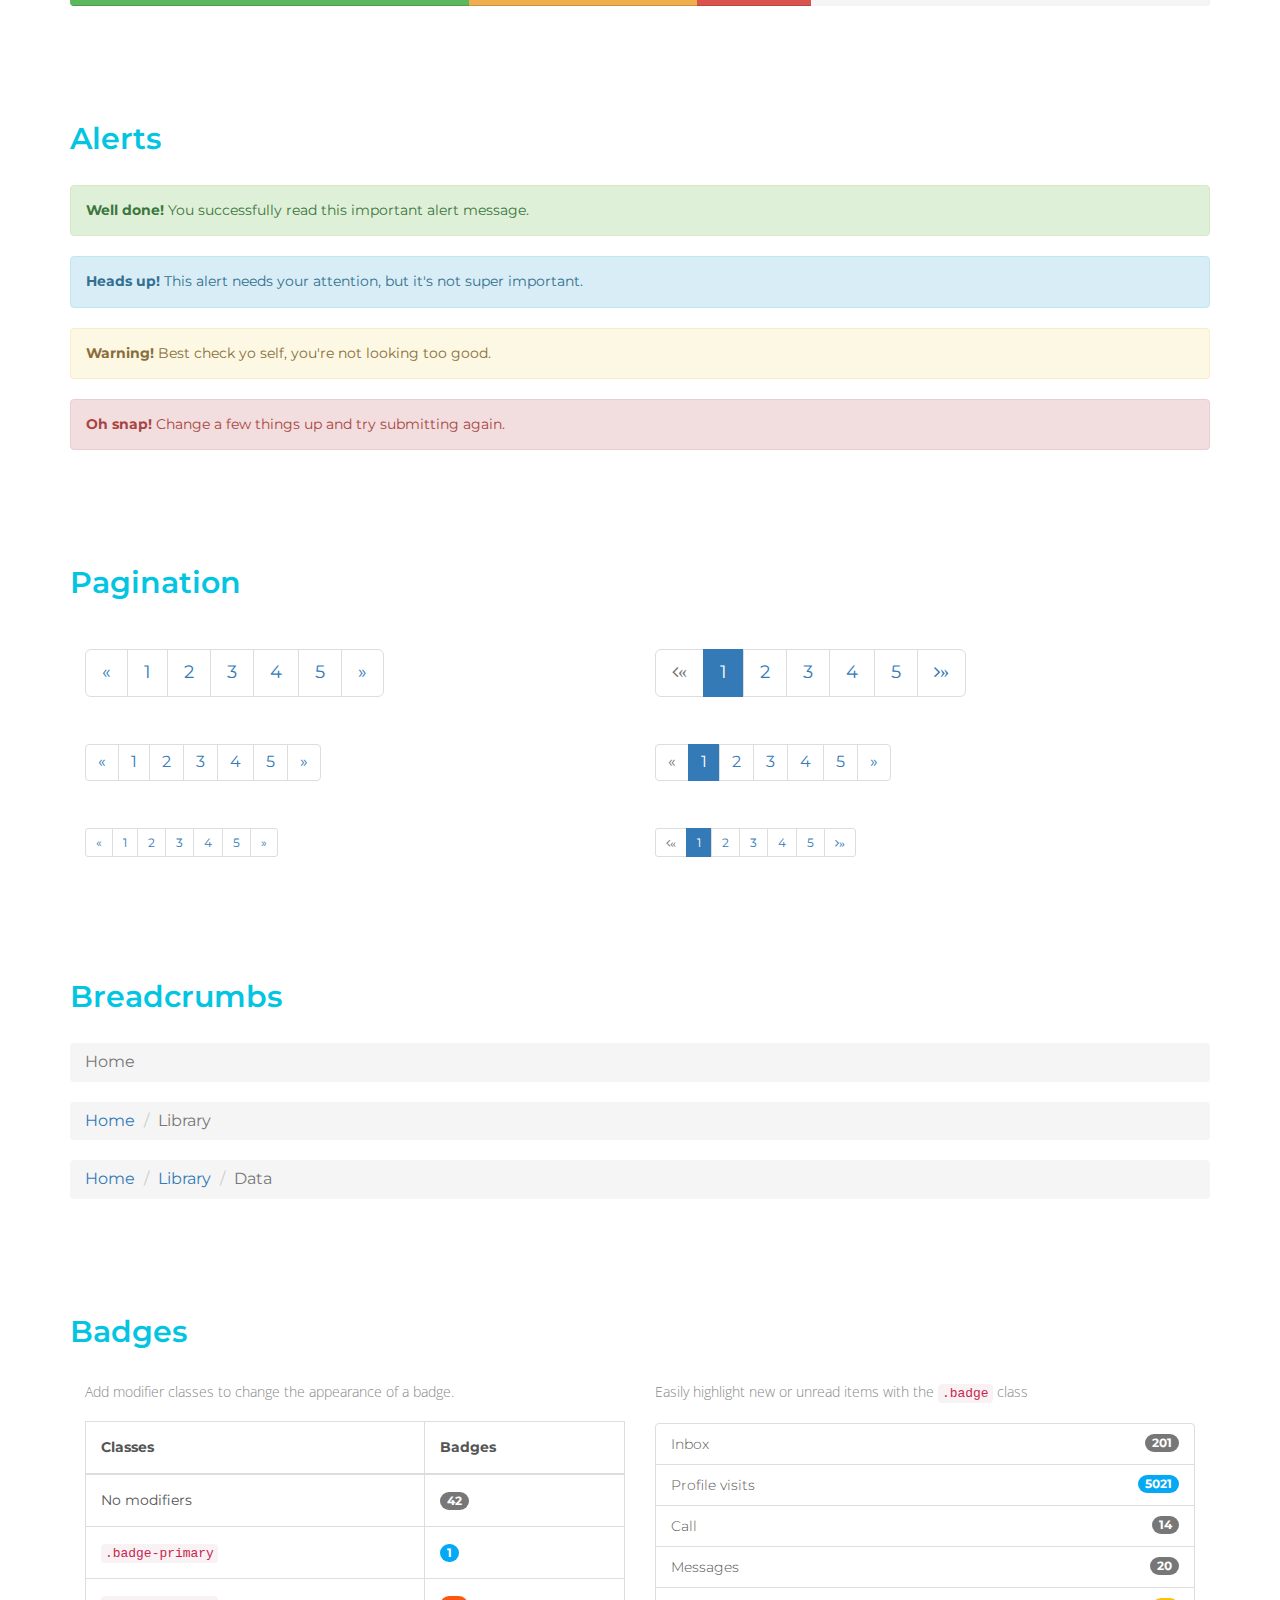
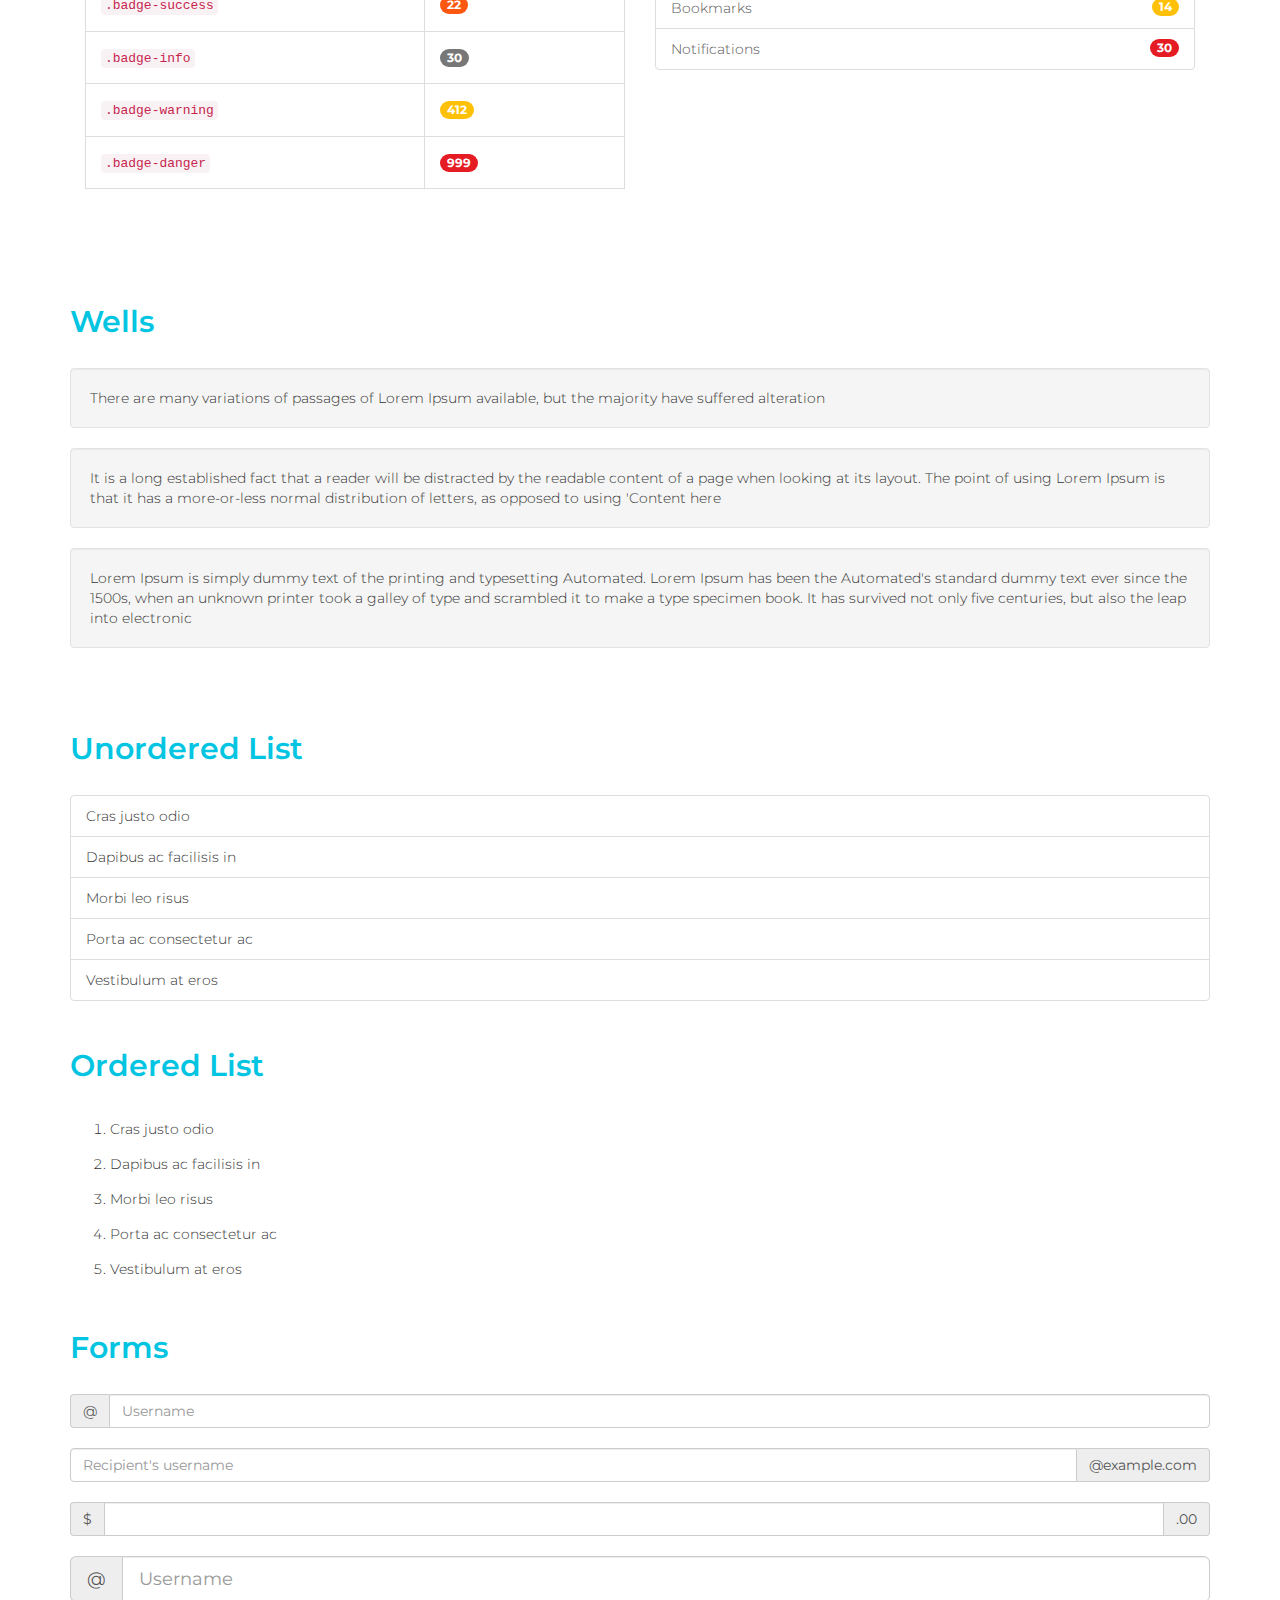
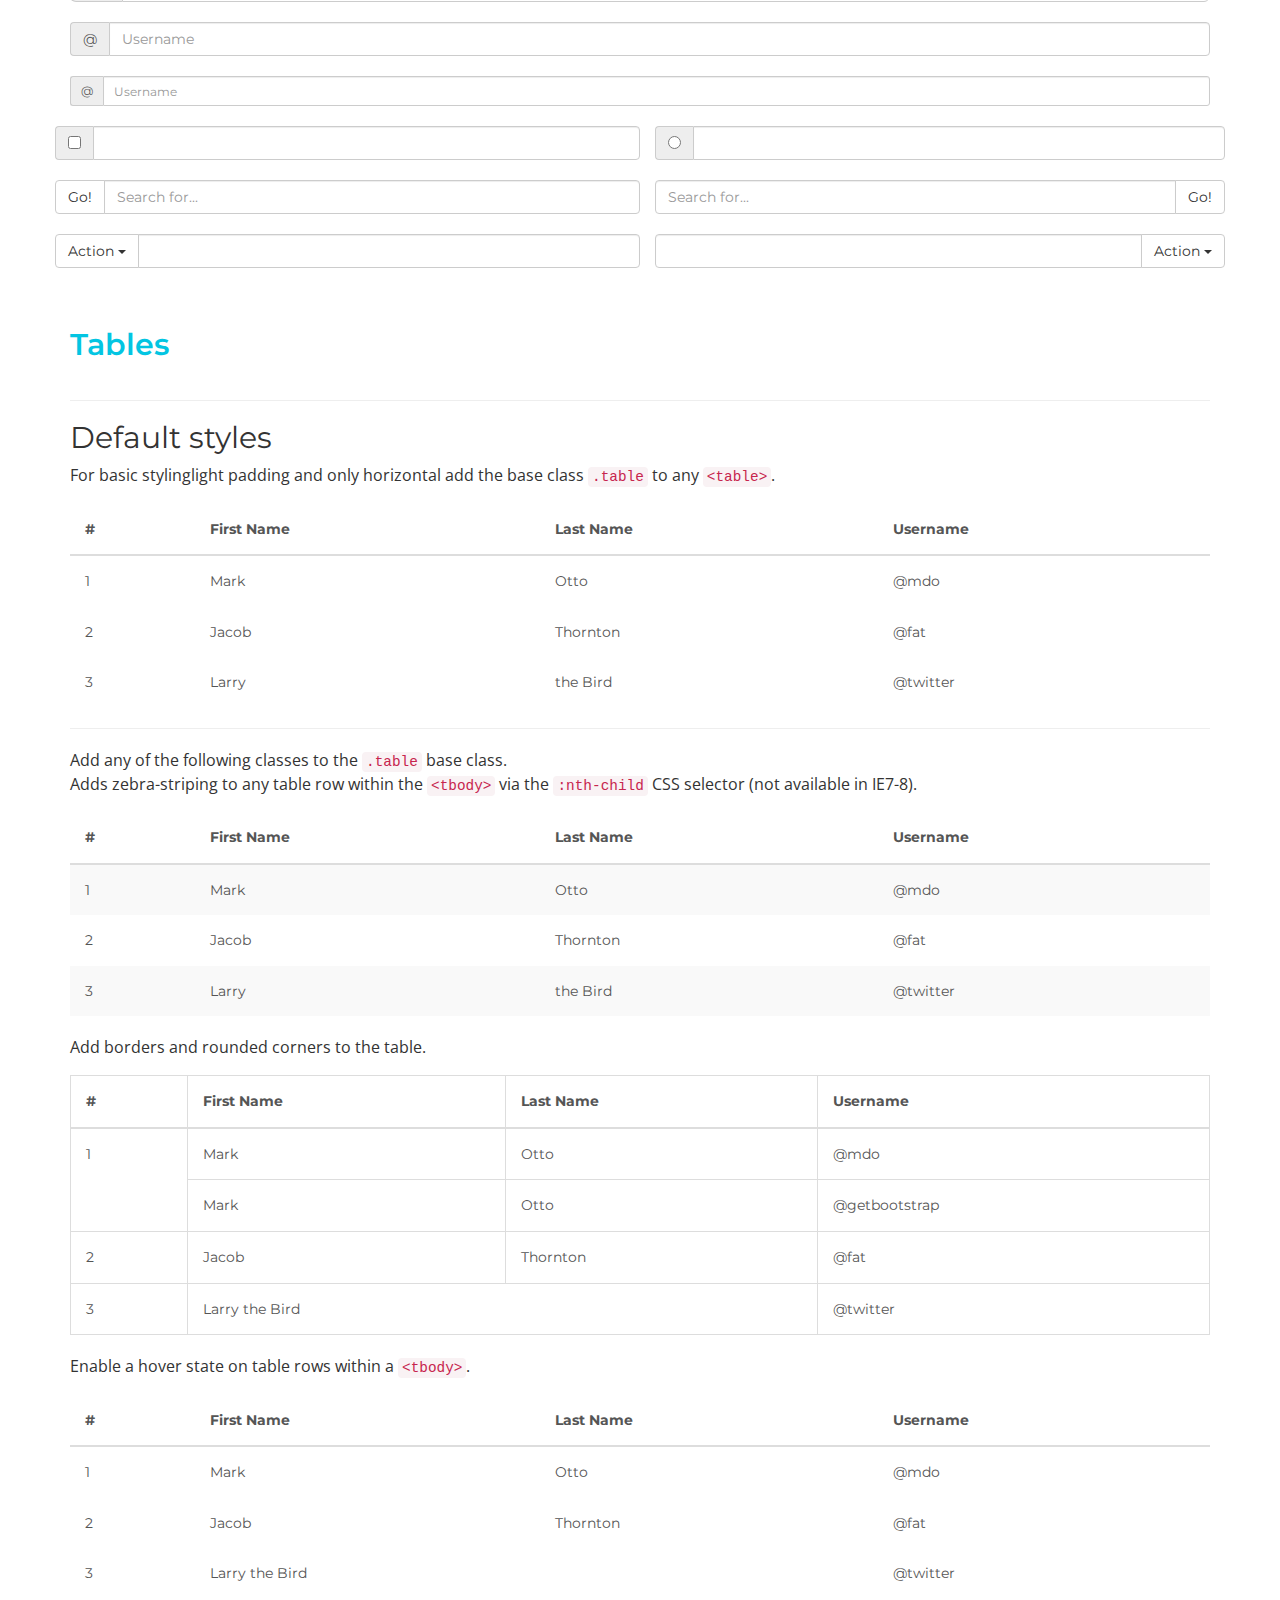
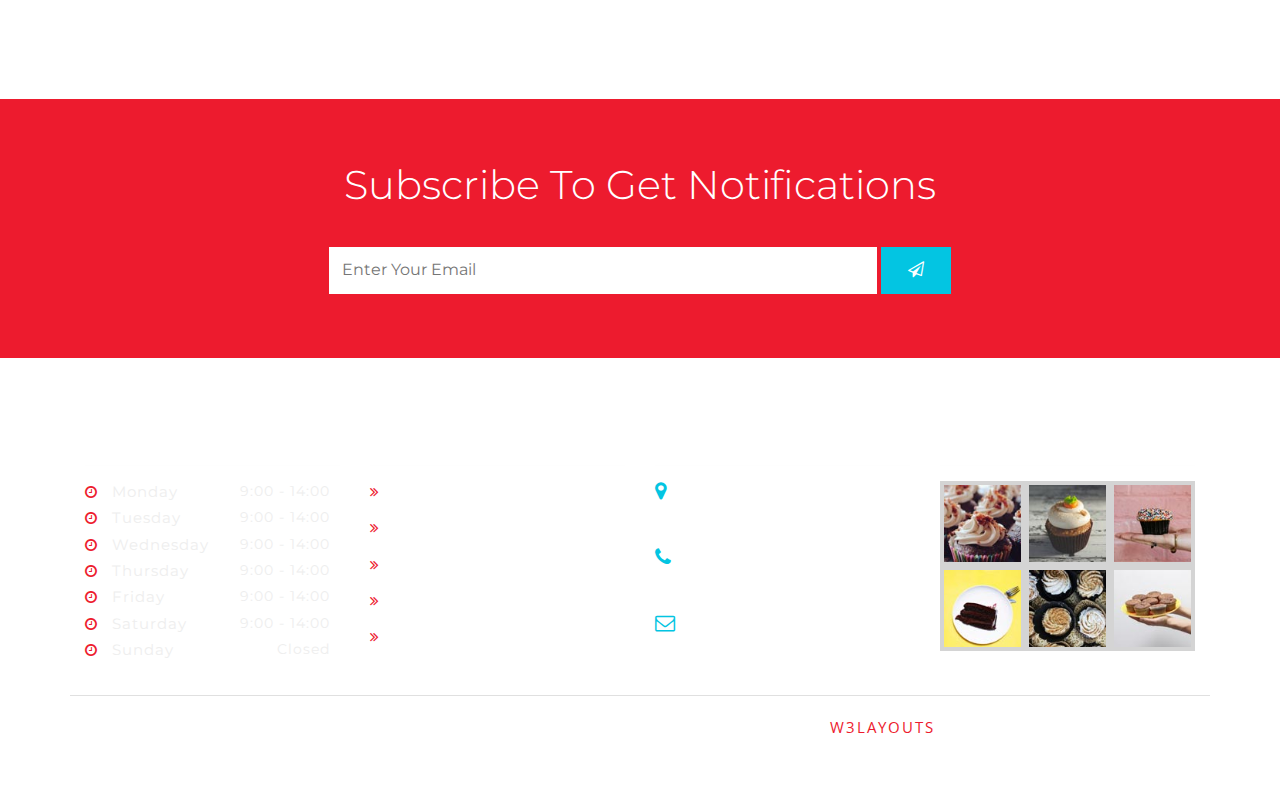
<file: typography.html>
<!--
Author: W3layouts
Author URL: http://w3layouts.com
License: Creative Commons Attribution 3.0 Unported
License URL: http://creativecommons.org/licenses/by/3.0/
-->
<!DOCTYPE html>
<html lang="en">
<head>
<title>Bakery In a Hotel Category Bootstrap Responsive Website Template | Typography :: w3layouts </title>
<meta name="viewport" content="width=device-width, initial-scale=1">
<meta http-equiv="Content-Type" content="text/html; charset=utf-8" />
<meta name="keywords" content=" Bakery In Responsive web template, Bootstrap Web Templates, Flat Web Templates, Android Compatible web template, 
Smartphone Compatible web template, free webdesigns for Nokia, Samsung, LG, Sony Ericsson, Motorola web design" />
<script type="application/x-javascript"> addEventListener("load", function() { setTimeout(hideURLbar, 0); }, false);
		function hideURLbar(){ window.scrollTo(0,1); } </script>
		
<link href="css/bootstrap.css" rel="stylesheet" type="text/css" media="all" /><!-- bootstrap css -->
<link href="css/typography.css" rel="stylesheet" type="text/css" media="all" /><!-- typography css -->
<link href="css/style.css" rel="stylesheet" type="text/css" media="all" />

<link href="css/font-awesome.css" rel="stylesheet"> <!-- fontawesome css -->
<!--fonts-->
<link href="//fonts.googleapis.com/css?family=Open+Sans:400,600,700" rel="stylesheet" type="text/css">
<link href="//fonts.googleapis.com/css?family=Montserrat:100,100i,200,200i,300,300i,400,400i,500,500i,600,600i,700,700i,800,800i,900,900i&amp;subset=latin-ext,vietnamese" rel="stylesheet">
<!--//fonts-->

</head>
<body>

	<!-- header -->
	<div class="header">
		<div class="content white">
			<nav class="navbar navbar-default" role="navigation">
				<div class="container">
					<div class="navbar-header">
						<button type="button" class="navbar-toggle" data-toggle="collapse" data-target="#bs-example-navbar-collapse-1">
					<span class="sr-only">Toggle navigation</span>
					<span class="icon-bar"></span>
					<span class="icon-bar"></span>
					<span class="icon-bar"></span>
				</button>
						<a class="navbar-brand" href="index.html">
							<h1>Bakery In</h1>
						</a>
					</div>
					<!--/.navbar-header-->
					<div class="collapse navbar-collapse" id="bs-example-navbar-collapse-1">
						<nav>
							<ul class="nav navbar-nav">
								<li><a href="index.html">Home</a></li>
								<li><a href="about.html">About </a></li>
								<li><a href="services.html">Services</a></li>
								<li class="dropdown">
									<a href="#" class="dropdown-toggle active" data-toggle="dropdown">Pages <b class="caret"></b></a>
									<ul class="dropdown-menu">
										<li><a href="icons.html">Icons</a></li>
										<li class="divider"></li>
										<li><a href="typography.html">Typography</a></li>
									</ul>
								</li>
								<li><a href="gallery.html">Gallery</a></li>
								<li><a href="contact.html">Mail Us</a></li>
							</ul>
						</nav>
					</div>
					<!--/.navbar-collapse-->
					<!--/.navbar-->
				</div>
			</nav>
		</div>
	</div>
	<!-- //header -->

<!-- innerpages_banner -->
	<div class="innerpages_banner">
		<h2>Typography</h2>
	</div>
<!-- //innerpages_banner -->

<!-- typography -->
	<div class="typo">
		<div class="container">
				<h3 class="heading">Typography</h3>
			<div class="grid_3 grid_4 w3layouts">
				<h3 class="hdg">Headings</h3>
				<div class="bs-example">
					<table class="table">
						<tbody>
							<tr>
								<td><h1 id="h1.-bootstrap-heading">h1. Bootstrap heading<a class="anchorjs-link" href="#h1.-bootstrap-heading"><span class="anchorjs-icon"></span></a></h1></td>
								<td class="type-info">Semibold 36px</td>
							</tr>
							<tr>
								<td><h2 id="h2.-bootstrap-heading">h2. Bootstrap heading<a class="anchorjs-link" href="#h2.-bootstrap-heading"><span class="anchorjs-icon"></span></a></h2></td>
								<td class="type-info">Semibold 30px</td>
							</tr>
							<tr>
								<td><h3 id="h3.-bootstrap-heading">h3. Bootstrap heading<a class="anchorjs-link" href="#h3.-bootstrap-heading"><span class="anchorjs-icon"></span></a></h3></td>
								<td class="type-info">Semibold 24px</td>
							</tr>
							<tr>
								<td><h4 id="h4.-bootstrap-heading">h4. Bootstrap heading<a class="anchorjs-link" href="#h4.-bootstrap-heading"><span class="anchorjs-icon"></span></a></h4></td>
								<td class="type-info">Semibold 18px</td>
							</tr>
							<tr>
								<td><h5 id="h5.-bootstrap-heading">h5. Bootstrap heading<a class="anchorjs-link" href="#h5.-bootstrap-heading"><span class="anchorjs-icon"></span></a></h5></td>
								<td class="type-info">Semibold 14px</td>
							</tr>
							<tr>
								<td><h6>h6. Bootstrap heading</h6></td>
								<td class="type-info">Semibold 12px</td>
							</tr>
						</tbody>
					</table>
				</div>
			</div>
			<div class="grid_3 grid_5 w3l">
				<h3>Progress Bars</h3>
				<div class="tab-content">
					<div class="tab-pane active" id="domprogress">
						<div class="progress">    
							<div class="progress-bar progress-bar-primary" style="width: 20%"></div>
						</div>
						<p>Info with <code>progress-bar-info</code> class.</p>
						<div class="progress">    
							<div class="progress-bar progress-bar-info" style="width: 60%"></div>
						</div>
						<p>Success with <code>progress-bar-success</code> class.</p>
						<div class="progress">
							<div class="progress-bar progress-bar-success" style="width: 30%"></div>
						</div>
						<p>Warning with <code>progress-bar-warning</code> class.</p>
						<div class="progress">
							<div class="progress-bar progress-bar-warning" style="width: 70%"></div>
						</div>
						<p>Danger with <code>progress-bar-danger</code> class.</p>
						<div class="progress">
							<div class="progress-bar progress-bar-danger" style="width: 50%"></div>
						</div>
						<p>Inverse with <code>progress-bar-inverse</code> class.</p>
						<div class="progress">
							<div class="progress-bar progress-bar-inverse" style="width: 40%"></div>
						</div>
						<p>Inverse with <code>progress-bar-inverse</code> class.</p>
						<div class="progress">
							<div class="progress-bar progress-bar-success" style="width: 35%"><span class="sr-only">35% Complete (success)</span></div>
							<div class="progress-bar progress-bar-warning" style="width: 20%"><span class="sr-only">20% Complete (warning)</span></div>
							<div class="progress-bar progress-bar-danger" style="width: 10%"><span class="sr-only">10% Complete (danger)</span></div>
						</div>
					</div>
				</div>
			</div>
			<div class="grid_3 grid_5 w3ls">
				<h3>Alerts</h3>
				<div class="alert alert-success" role="alert">
					<strong>Well done!</strong> You successfully read this important alert message.
				</div>
				<div class="alert alert-info" role="alert">
					<strong>Heads up!</strong> This alert needs your attention, but it's not super important.
				</div>
				<div class="alert alert-warning" role="alert">
					<strong>Warning!</strong> Best check yo self, you're not looking too good.
				</div>
				<div class="alert alert-danger" role="alert">
					<strong>Oh snap!</strong> Change a few things up and try submitting again.
				</div>
			</div>
			<div class="grid_3 grid_5 agileits">
				<h3>Pagination</h3>
				<div class="col-md-6">
					<nav>
						<ul class="pagination pagination-lg">
							<li><a href="#" aria-label="Previous"><span aria-hidden="true">«</span></a></li>
							<li><a href="#">1</a></li>
							<li><a href="#">2</a></li>
							<li><a href="#">3</a></li>
							<li><a href="#">4</a></li>
							<li><a href="#">5</a></li>
							<li><a href="#" aria-label="Next"><span aria-hidden="true">»</span></a></li>
						</ul>
					</nav>
					<nav>
						<ul class="pagination">
							<li><a href="#" aria-label="Previous"><span aria-hidden="true">«</span></a></li>
							<li><a href="#">1</a></li>
							<li><a href="#">2</a></li>
							<li><a href="#">3</a></li>
							<li><a href="#">4</a></li>
							<li><a href="#">5</a></li>
							<li><a href="#" aria-label="Next"><span aria-hidden="true">»</span></a></li>
						</ul>
					</nav>
					<nav>
						<ul class="pagination pagination-sm">
							<li><a href="#" aria-label="Previous"><span aria-hidden="true">«</span></a></li>
							<li><a href="#">1</a></li>
							<li><a href="#">2</a></li>
							<li><a href="#">3</a></li>
							<li><a href="#">4</a></li>
							<li><a href="#">5</a></li>
							<li><a href="#" aria-label="Next"><span aria-hidden="true">»</span></a></li>
						</ul>
					</nav>
				</div>
				<div class="col-md-6">
					<ul class="pagination pagination-lg">
						<li class="disabled"><a href="#"><i class="fa fa-angle-left">«</i></a></li>
						<li class="active"><a href="#">1</a></li>
						<li><a href="#">2</a></li>
						<li><a href="#">3</a></li>
						<li><a href="#">4</a></li>
						<li><a href="#">5</a></li>
						<li><a href="#"><i class="fa fa-angle-right">»</i></a></li>
					</ul>
					<nav>
						<ul class="pagination">
							<li class="disabled"><a href="#" aria-label="Previous"><span aria-hidden="true">«</span></a></li>
							<li class="active"><a href="#">1 <span class="sr-only">(current)</span></a></li>
							<li><a href="#">2</a></li>
							<li><a href="#">3</a></li>
							<li><a href="#">4</a></li>
							<li><a href="#">5</a></li>
							<li><a href="#" aria-label="Next"><span aria-hidden="true">»</span></a></li>
						</ul>
					</nav>
					<ul class="pagination pagination-sm">
						<li class="disabled"><a href="#"><i class="fa fa-angle-left">«</i></a></li>
						<li class="active"><a href="#">1</a></li>
						<li><a href="#">2</a></li>
						<li><a href="#">3</a></li>
						<li><a href="#">4</a></li>
						<li><a href="#">5</a></li>
						<li><a href="#"><i class="fa fa-angle-right">»</i></a></li>
					</ul>
				</div>
				<div class="clearfix"> </div>
			</div>
			<div class="grid_3 grid_5 agileinfo">
				<h3>Breadcrumbs</h3>
				<ol class="breadcrumb">
					<li class="active">Home</li>
				</ol>
				<ol class="breadcrumb">
					<li><a href="#">Home</a></li>
					<li class="active">Library</li>
				</ol>
				<ol class="breadcrumb">
					<li><a href="#">Home</a></li>
					<li><a href="#">Library</a></li>
					<li class="active">Data</li>
				</ol>
			</div>
			<div class="grid_3 grid_5 wthree">
				<h3>Badges</h3>
				<div class="col-md-6 agileits-w3layouts">
					<p>Add modifier classes to change the appearance of a badge.</p>
					<table class="table table-bordered">
						<thead>
							<tr>
								<th>Classes</th>
								<th>Badges</th>
							</tr>
						</thead>
						<tbody>
							<tr>
								<td>No modifiers</td>
								<td><span class="badge">42</span></td>
							</tr>
							<tr>
								<td><code>.badge-primary</code></td>
								<td><span class="badge badge-primary">1</span></td>
							</tr>
							<tr>
								<td><code>.badge-success</code></td>
								<td><span class="badge badge-success">22</span></td>
							</tr>
							<tr>
								<td><code>.badge-info</code></td>
								<td><span class="badge badge-info">30</span></td>
							</tr>
							<tr>
								<td><code>.badge-warning</code></td>
								<td><span class="badge badge-warning">412</span></td>
							</tr>
							<tr>
								<td><code>.badge-danger</code></td>
								<td><span class="badge badge-danger">999</span></td>
							</tr>
						</tbody>
					</table>                    
				</div>
				<div class="col-md-6 w3-agileits">
					<p>Easily highlight new or unread items with the <code>.badge</code> class</p>
					<div class="list-group list-group-alternate"> 
						<a href="#" class="list-group-item"><span class="badge">201</span> <i class="ti ti-email"></i> Inbox </a> 
						<a href="#" class="list-group-item"><span class="badge badge-primary">5021</span> <i class="ti ti-eye"></i> Profile visits </a> 
						<a href="#" class="list-group-item"><span class="badge">14</span> <i class="ti ti-headphone-alt"></i> Call </a> 
						<a href="#" class="list-group-item"><span class="badge">20</span> <i class="ti ti-comments"></i> Messages </a> 
						<a href="#" class="list-group-item"><span class="badge badge-warning">14</span> <i class="ti ti-bookmark"></i> Bookmarks </a> 
						<a href="#" class="list-group-item"><span class="badge badge-danger">30</span> <i class="ti ti-bell"></i> Notifications </a> 
					</div>
				</div>
			   <div class="clearfix"> </div>
			</div>	 
			<div class="grid_3 grid_5 agile">
				<h3>Wells</h3>
				<div class="well">
					There are many variations of passages of Lorem Ipsum available, but the majority have suffered alteration
				</div>
				<div class="well">
					It is a long established fact that a reader will be distracted by the readable content of a page when looking at its layout. The point of using Lorem Ipsum is that it has a more-or-less normal distribution of letters, as opposed to using 'Content here
				</div>
				<div class="well">
						Lorem Ipsum is simply dummy text of the printing and typesetting Automated. Lorem Ipsum has been the Automated's standard dummy text ever since the 1500s, when an unknown printer took a galley of type and scrambled it to make a type specimen book. It has survived not only five centuries, but also the leap into electronic
				</div>
			</div>
			<h3 class="bars">Unordered List</h3>
			<ul class="list-group w3-agile">
			  <li class="list-group-item">Cras justo odio</li>
			  <li class="list-group-item">Dapibus ac facilisis in</li>
			  <li class="list-group-item">Morbi leo risus</li>
			  <li class="list-group-item">Porta ac consectetur ac</li>
			  <li class="list-group-item">Vestibulum at eros</li>
			</ul>
			<h3 class="bars">Ordered List</h3>
			<ol>
				<li class="list-group-item1">Cras justo odio</li>
				<li class="list-group-item1">Dapibus ac facilisis in</li>
				<li class="list-group-item1">Morbi leo risus</li>
				<li class="list-group-item1">Porta ac consectetur ac</li>
				<li class="list-group-item1">Vestibulum at eros</li>
			</ol>
			<h3 class="bars">Forms</h3>
			<div class="input-group w3_w3layouts">
				<span class="input-group-addon" id="basic-addon1">@</span>
				<input type="text" class="form-control" placeholder="Username" aria-describedby="basic-addon1">
			</div>
			<div class="input-group w3_w3layouts">
				<input type="text" class="form-control" placeholder="Recipient's username" aria-describedby="basic-addon2">
				<span class="input-group-addon" id="basic-addon2">@example.com</span>
			</div>
			<div class="input-group w3_w3layouts">
				<span class="input-group-addon">$</span>
					<input type="text" class="form-control" aria-label="Amount (to the nearest dollar)">
				<span class="input-group-addon">.00</span>
			</div>
			<div class="input-group input-group-lg w3_w3layouts">
				<span class="input-group-addon" id="sizing-addon1">@</span>
				<input type="text" class="form-control" placeholder="Username" aria-describedby="sizing-addon1">
			</div>
			<div class="input-group w3_w3layouts">
				<span class="input-group-addon" id="sizing-addon2">@</span>
				<input type="text" class="form-control" placeholder="Username" aria-describedby="sizing-addon2">
			</div>
			<div class="input-group input-group-sm w3_w3layouts">
				<span class="input-group-addon" id="sizing-addon3">@</span>
				<input type="text" class="form-control" placeholder="Username" aria-describedby="sizing-addon3">
			</div>
			<div class="row">
				<div class="col-lg-6 in-gp-tl">
					<div class="input-group">
						<span class="input-group-addon">
							<input type="checkbox" aria-label="...">
						</span>
						<input type="text" class="form-control" aria-label="...">
					</div><!-- /input-group -->
				</div><!-- /.col-lg-6 -->
				<div class="col-lg-6 in-gp-tb">
					<div class="input-group">
						<span class="input-group-addon">
							<input type="radio" aria-label="...">
						</span>
						<input type="text" class="form-control" aria-label="...">
					</div><!-- /input-group -->
				</div><!-- /.col-lg-6 -->
			</div><!-- /.row -->
			<div class="row">
				<div class="col-lg-6 in-gp-tl">
					<div class="input-group">
						<span class="input-group-btn">
							<button class="btn btn-default" type="button">Go!</button>
						</span>
						<input type="text" class="form-control" placeholder="Search for...">
					</div><!-- /input-group -->
				</div><!-- /.col-lg-6 -->
				<div class="col-lg-6 in-gp-tb">
					<div class="input-group">
						<input type="text" class="form-control" placeholder="Search for...">
						<span class="input-group-btn">
							<button class="btn btn-default" type="button">Go!</button>
						</span>
					</div><!-- /input-group -->
				</div><!-- /.col-lg-6 -->
			</div><!-- /.row -->
			<div class="row">
				<div class="col-lg-6 in-gp-tl">
					<div class="input-group">
						<div class="input-group-btn">
							<button type="button" class="btn btn-default dropdown-toggle" data-toggle="dropdown" aria-haspopup="true" aria-expanded="false">Action <span class="caret"></span></button>
							<ul class="dropdown-menu">
								<li><a href="#">Action</a></li>
								<li><a href="#">Another action</a></li>
								<li><a href="#">Something else here</a></li>
								<li role="separator" class="divider"></li>
								<li><a href="#">Separated link</a></li>
							</ul>
						</div><!-- /btn-group -->
						<input type="text" class="form-control" aria-label="...">
					</div><!-- /input-group -->
				</div><!-- /.col-lg-6 -->
				<div class="col-lg-6 in-gp-tb">
					<div class="input-group">
						<input type="text" class="form-control" aria-label="...">
						<div class="input-group-btn">
							<button type="button" class="btn btn-default dropdown-toggle" data-toggle="dropdown" aria-haspopup="true" aria-expanded="false">Action <span class="caret"></span></button>
							<ul class="dropdown-menu dropdown-menu-right">
								<li><a href="#">Action</a></li>
								<li><a href="#">Another action</a></li>
								<li><a href="#">Something else here</a></li>
								<li role="separator" class="divider"></li>
								<li><a href="#">Separated link</a></li>
							</ul>
						</div><!-- /btn-group -->
					</div><!-- /input-group -->
				</div><!-- /.col-lg-6 -->
			</div><!-- /.row -->
			<div class="page-header">
				<h3 class="bars">Tables</h3>
			</div>
			<h2 class="typoh2">Default styles</h2>
			<p>For basic stylinglight padding and only horizontal add the base class <code>.table</code> to any <code>&lt;table&gt;</code>.</p>
			<div class="bs-docs-example">
				<table class="table">
					<thead>
						<tr>
							<th>#</th>
							<th>First Name</th>
							<th>Last Name</th>
							<th>Username</th>
						</tr>
					</thead>
					<tbody>
						<tr>
							<td>1</td>
							<td>Mark</td>
							<td>Otto</td>
							<td>@mdo</td>
						</tr>
						<tr>
							<td>2</td>
							<td>Jacob</td>
							<td>Thornton</td>
							<td>@fat</td>
						</tr>
						<tr>
							<td>3</td>
							<td>Larry</td>
							<td>the Bird</td>
							<td>@twitter</td>
						</tr>
					</tbody>
				</table>
			</div>
			<hr class="bs-docs-separator">
			<p>Add any of the following classes to the <code>.table</code> base class.</p>
			<p>Adds zebra-striping to any table row within the <code>&lt;tbody&gt;</code> via the <code>:nth-child</code> CSS selector (not available in IE7-8).</p>
			<div class="bs-docs-example">
				<table class="table table-striped">
					<thead>
						<tr>
							<th>#</th>
							<th>First Name</th>
							<th>Last Name</th>
							<th>Username</th>
						</tr>
					</thead>
					<tbody>
						<tr>
							<td>1</td>
							<td>Mark</td>
							<td>Otto</td>
							<td>@mdo</td>
						</tr>
						<tr>
							<td>2</td>
							<td>Jacob</td>
							<td>Thornton</td>
							<td>@fat</td>
						</tr>
						<tr>
							<td>3</td>
							<td>Larry</td>
							<td>the Bird</td>
							<td>@twitter</td>
						</tr>
					</tbody>
				</table>
			</div>
			<p>Add borders and rounded corners to the table.</p>
			<div class="bs-docs-example">
				<table class="table table-bordered">
					<thead>
						<tr>
							<th>#</th>
							<th>First Name</th>
							<th>Last Name</th>
							<th>Username</th>
						</tr>
					</thead>
					<tbody>
						<tr>
							<td rowspan="2">1</td>
							<td>Mark</td>
							<td>Otto</td>
							<td>@mdo</td>
						</tr>
						<tr>
							<td>Mark</td>
							<td>Otto</td>
							<td>@getbootstrap</td>
						</tr>
						<tr>
							<td>2</td>
							<td>Jacob</td>
							<td>Thornton</td>
							<td>@fat</td>
						</tr>
						<tr>
							<td>3</td>
							<td colspan="2">Larry the Bird</td>
							<td>@twitter</td>
						</tr>
					</tbody>
				</table>
			</div>
			<p>Enable a hover state on table rows within a <code>&lt;tbody&gt;</code>.</p>
			<div class="bs-docs-example">
				<table class="table table-hover">
					<thead>
						<tr>
						  <th>#</th>
						  <th>First Name</th>
						  <th>Last Name</th>
						  <th>Username</th>
						</tr>
					</thead>
					<tbody>
						<tr>
						  <td>1</td>
						  <td>Mark</td>
						  <td>Otto</td>
						  <td>@mdo</td>
						</tr>
						<tr>
						  <td>2</td>
						  <td>Jacob</td>
						  <td>Thornton</td>
						  <td>@fat</td>
						</tr>
						<tr>
						  <td>3</td>
						  <td colspan="2">Larry the Bird</td>
						  <td>@twitter</td>
						</tr>
					</tbody>
				</table>
			</div>
		</div>
	</div>
<!-- //typography -->


<!-- subscribe -->
<div class="subscribe">
	<div class="container">
		<h3 class="heading">Subscribe To Get Notifications</h3>
		<div class="subscribe-grid">
			<form action="#" method="post">
				<input type="email" placeholder="Enter Your Email" name="email" required="">
				<button class="btn1"><i class="fa fa-paper-plane-o" aria-hidden="true"></i></button>
			</form>
		</div>
	</div>
</div>
<!-- //subscribe -->

<!-- footer -->
	<div class="footer">
		<div class="container">
			<div class="w3_agile_footer_grids">
				<ul class="col-md-3 col-xs-6 w3_agile_footer_grid right">
					<h3>Opening Hours</h3>
					<li><span class="fa fa-clock-o" aria-hidden="true"></span>Monday <span>9:00 - 14:00</span></li>
					<li><span class="fa fa-clock-o" aria-hidden="true"></span>Tuesday <span>9:00 - 14:00</span></li>
					<li><span class="fa fa-clock-o" aria-hidden="true"></span>Wednesday <span>9:00 - 14:00</span></li>
					<li><span class="fa fa-clock-o" aria-hidden="true"></span>Thursday <span>9:00 - 14:00</span></li>
					<li><span class="fa fa-clock-o" aria-hidden="true"></span>Friday <span>9:00 - 14:00</span></li>
					<li><span class="fa fa-clock-o" aria-hidden="true"></span>Saturday <span>9:00 - 14:00</span></li>
					<li><span class="fa fa-clock-o" aria-hidden="true"></span>Sunday <span>Closed</span></li>
				</ul>
				<div class="col-md-3 col-xs-6 w3_agile_footer_grid">
					<h3>Navigation</h3>
					<ul class="agileits_w3layouts_footer_grid_list">
						<li>
							<span class="fa fa-angle-double-right" aria-hidden="true"></span>
							<a href="index.html">Home</a>
						</li>
						<li>
							<span class="fa fa-angle-double-right" aria-hidden="true"></span>
							<a href="about.html">About Us</a>
						</li>
						<li>
							<span class="fa fa-angle-double-right" aria-hidden="true"></span>
							<a href="services.html">Services</a>
						</li>
						<li>
							<span class="fa fa-angle-double-right" aria-hidden="true"></span>
							<a href="gallery.html">Gallery</a>
						</li>
						<li>
							<span class="fa fa-angle-double-right" aria-hidden="true"></span>
							<a href="contact.html">Contact Us</a>
						</li>
					</ul>
				</div>
				<div class="col-md-3 col-xs-6 w3ls_address_mail_footer_grids w3_agile_footer_grid">
					<h3>Contact Us</h3>
					<div class="w3ls_footer_grid_left">
						<div class="w3l-icon">
							<span class="fa fa-map-marker" aria-hidden="true"></span>
						</div>
						<p>2055 PR Cross Road,
							<span>Kennebec SD, USA.</span>
						</p>
						<div class="clearfix"></div>
					</div>
					<div class="w3ls_footer_grid_left">
						<div class="w3l-icon">
							<span class="fa fa-phone" aria-hidden="true"></span>
						</div>
						<p>+(112) 455 312 671
							<span>+(029) 664  951 859</span>
						</p>
						<div class="clearfix"></div>
					</div>
					<div class="w3ls_footer_grid_left">
						<div class="w3l-icon">
							<span class="fa fa-envelope-o" aria-hidden="true"></span>
						</div>
						<p>
							<a href="mailto:info@example.com">mail@example1.com</a>
							<span>
								<a href="mailto:info@example.com">mail@example2.com</a>
							</span>
						</p>
						<div class="clearfix"></div>
					</div>
				</div>
				<div class="col-md-3 col-xs-6 w3_agile_footer_grid">
					<h3>Instagram Posts</h3>
					<div class="w3_agileits_footer_grid_left">
						<a href="#">
							<img src="images/post1.jpg" alt=" " class="img-responsive" />
						</a>
					</div>
					<div class="w3_agileits_footer_grid_left">
						<a href="#">
							<img src="images/post2.jpg" alt=" " class="img-responsive" />
						</a>
					</div>
					<div class="w3_agileits_footer_grid_left">
						<a href="#">
							<img src="images/post3.jpg" alt=" " class="img-responsive" />
						</a>
					</div>
					<div class="w3_agileits_footer_grid_left">
						<a href="#">
							<img src="images/post4.jpg" alt=" " class="img-responsive" />
						</a>
					</div>
					<div class="w3_agileits_footer_grid_left">
						<a href="#">
							<img src="images/post5.jpg" alt=" " class="img-responsive" />
						</a>
					</div>
					<div class="w3_agileits_footer_grid_left">
						<a href="#">
							<img src="images/post6.jpg" alt=" " class="img-responsive" />
						</a>
					</div>
					<div class="clearfix"> </div>
				</div>
				<div class="clearfix"> </div>
			</div>
			<div class="agileinfo_copyright">
				<p>© 2018 Bakery In. All Rights Reserved | Design by <a href="https://w3layouts.com/">W3layouts</a>
				</p>
			</div>
		</div>
	</div>
<!-- //footer -->

<!-- Supportive js -->
<script type="text/javascript" src="js/jquery-2.1.4.min.js"></script>
<!-- //Supportive js -->
<script type="text/javascript" src="js/bootstrap.js"></script><!-- bootstrap js file -->

<!-- smooth scrolling js -->
<script src="js/SmoothScroll.min.js"></script>
<!-- smooth scrolling js -->

<!-- start-smooth-scrolling -->
<script type="text/javascript" src="js/move-top.js"></script>
<script type="text/javascript" src="js/easing.js"></script>
<script type="text/javascript">
	jQuery(document).ready(function($) {
		$(".scroll").click(function(event){		
			event.preventDefault();
			$('html,body').animate({scrollTop:$(this.hash).offset().top},1000);
		});
	});
</script>

	<!-- here starts scrolling icon -->
	<script type="text/javascript">
		$(document).ready(function() {
			/*
				var defaults = {
				containerID: 'toTop', // fading element id
				containerHoverID: 'toTopHover', // fading element hover id
				scrollSpeed: 1200,
				easingType: 'linear' 
				};
			*/
								
			$().UItoTop({ easingType: 'easeOutQuart' });
								
			});
	</script>
	<!-- //here ends scrolling icon -->

<!-- move to top-js-files -->
	<script type="text/javascript" src="js/move-top.js"></script>
	<script type="text/javascript" src="js/easing.js"></script>
<!-- //move to top-js-files -->

</body>
</html>
</file>
<file: css/style.css>
/*--
Author: W3layouts
Author URL: http://w3layouts.com
License: Creative Commons Attribution 3.0 Unported
License URL: http://creativecommons.org/licenses/by/3.0/
--*/
html, body{
	margin:0;
	font-size: 100%;
	font-family: 'Montserrat', sans-serif;
	background: #fff;
}
body a {
	text-decoration:none;
	transition:0.5s all;
	-webkit-transition:0.5s all;
	-moz-transition:0.5s all;
	-o-transition:0.5s all;
	-ms-transition:0.5s all;
}
a:hover{
 text-decoration:none;
}
input[type="button"],input[type="submit"]{
	transition:0.5s all;
	-webkit-transition:0.5s all;
	-moz-transition:0.5s all;
	-o-transition:0.5s all;
	-ms-transition:0.5s all;
}
h2,h3,h4,h5,h6{
	margin:0;
	font-family: 'Montserrat', sans-serif;
    font-weight: 400;
}	
p{
	margin:0;
	font-family: 'Open Sans', sans-serif;
}
ul{
	margin:0;
	padding:0;
}
label{
	margin:0;
}
img {
    border: 0;
    width: 100%;
}

/*--header--*/

.header_left {
	float: left;
	margin: .3em 0 0;
}

.header_left ul li {
	display: inline-block;
	margin-right: 2em;
	font-size: 15px;
	color: #999c9e;
	letter-spacing: 1px;
}

.header_left ul li i {
	padding-right: 1em;
	color: #ee4f4f;
}

.header_left ul li a {
	font-size: 15px;
	color: #999c9e;
	text-decoration: none;
}

.header_left ul li a:hover {
	color: #ee4f4f;
}

.header_right {
	float: right;
}

ul.forms_right {
	float: right;
	margin-top: 3px;
}

ul.forms_right {
	float: right;
}

ul.forms_right li a {
	background: #ee4f4f;
	color: #fff;
	font-size: 0.9em;
	padding: 0.6em 1em;
	text-transform: uppercase;
	letter-spacing: 1px;
}

ul.forms_right li a:hover {
	background: #168eea;
}

ul.forms_right li a.active {
	background: #168eea;
}

ul.forms_right li {
	display: inline-block;
	list-style: none;
}

.top_menu_w3layouts {
	padding: 0.5em 2em;
	background: #000;
}

.content {
	margin: 0;
	padding: 0px;
}

.content p:last-child {
	margin: 0;
}

.content a.button {
	display: inline-block;
	padding: 10px 20px;
	background: #ff0;
	color: #000;
	text-decoration: none;
}

.content a.button:hover {
	background: #000;
	color: #ff0;
}

.content.title {
	position: relative;
	background: #333;
}

.navbar-nav {
	float: right;
	margin: 0;
}

.content.title h1 span.demo {
	display: inline-block;
	font-size: .5em;
	padding: 10px;
	background: #fff;
	color: #333;
	vertical-align: top;
}

.content.title .back-to-article {
	position: absolute;
	bottom: -20px;
	left: 20px;
}

.content.title .back-to-article a {
	padding: 10px 20px;
	background: #168eea;
	color: #fff;
	text-decoration: none;
}

.content.title .back-to-article a:hover {
	background: #168eea;
}

.content.title .back-to-article a i {
	margin-left: 5px;
}

.content.white {
	background: #fff;
}

.content.black {
	background: #000;
}

.content.black p {
	color: #999;
}

.content.black p a {
	color: #08c;
}

.navbar {
	position: relative;
	min-height: 50px;
	margin-bottom: 0!important;
	border: 1px solid transparent;
}

.navbar-default {
	background-color: #fff;
	border-color: #fff;
}

.navbar-brand {
	float: left;
	padding: 0!important;
	font-size: 18px;
	line-height: 0px!important;
	height: 0px!important;
	text-shadow: 0 1px 2px rgba(0, 0, 0, 0.29);
}

.navbar-default a.navbar-brand h1 {
	color: #0099cc;
	color: #03C5E2;
	font-weight: 700;
    text-transform: uppercase;
    font-size: 40px;
    margin-top: 16px;
}

.navbar-default a.navbar-brand h1 .fa {
	color: #ed1b2e;
	margin-right: 3px;
}
.navbar-default .navbar-nav>li>a {
	color: #282828;
	letter-spacing: 1px;
	font-weight: 600;
	text-transform: uppercase;
	font-size: 14px;
	padding: 15px 22px;
    margin: 1em 0;
}

.navbar-nav>li>a.active {
	color: #ffffff;
	/*background: #ed1b2e;*/
	background: #af3478;
}

.navbar-default .navbar-nav>.open>a,
.navbar-default .navbar-nav>.open>a:hover,
.navbar-default .navbar-nav>.open>a:focus {
	color: #fff;
	/*background: #ed1b2e;*/
	background: #af3478;
}

.navbar-default .navbar-nav>li>a:hover,
.navbar-default .navbar-nav>li>a:focus {
	color: #fff;
	/*background: #ed1b2e;*/
	background: #af3478;
}

.navbar-default .navbar-brand label {
	color: #333;
	display: block;
	font-size: 0.3em;
	text-align: center;
	letter-spacing: 1px;
	text-shadow: 0 1px 2px rgba(47, 47, 47, 0.2);
	font-weight: 600;
	text-transform: uppercase;
    letter-spacing: 2px;
}

.navbar-default .navbar-toggle:hover,
.navbar-default .navbar-toggle:focus {
	background-color: #111;
}

.navbar-default .navbar-toggle .icon-bar {
   background-color: #ffffff;
}

.navbar-default .navbar-nav>.active>a:before {
	background: #168eea;
	transform: translateX(0);
	-webkit-transform: translateX(0);
	-moz-transform: translateX(0);
	-o-transform: translateX(0);
	-ms-transform: translateX(0);
}

.navbar-toggle {
	position: relative;
	float: right;
	margin-right: 0;
	padding: 9px 10px;
	margin-top: 8px;
	margin-bottom: 8px;
	background-color: #282828;
	background-image: none;
	border: 1px solid transparent;
	border-radius: 0;
}

.navbar-default .navbar-nav>.active>a,
.navbar-default .navbar-nav>.active>a:hover,
.navbar-default .navbar-nav>.active>a:focus {
	color: #ffffff;
	background: #168eea;
}

.navbar-nav>li {
	float: left;
	margin: 0 5px;
}

.navbar-default .navbar-toggle {
	border-color: #202020;
}

.dropdown-menu .divider {
	height: 0;
	margin: 0;
	overflow: none;
	background: none;
}

.dropdown-menu .divider {
	border-bottom: 1px solid #E8E7EC;
	padding: 0px 0;
}

.main-content {
	padding: 3em 0;
}

.dropdown-menu {
	min-width: 150px;
    padding: 0px 0;
}

ul.dropdown-menu.sub-menu {
	min-width: 130px;
	top: 77px;
	left: 148px;
	-webkit-animation: fadeinleft 600ms ease-in-out;
	-moz-animation: fadeinleft 600ms ease-in-out;
	-o-animation: fadeinleft 600ms ease-in-out;
	-ms-animation: fadeinleft 600ms ease-in-out;
	animation: fadeinleft 600ms ease-in-out;
}

ul.dropdown-menu:hover a.s-menu {
	background: #373738;
	color: #fff;
}

.dropdown-menu.columns-2 {
	min-width: 400px;
}

.dropdown-menu.columns-3 {
	min-width: 600px;
}

.dropdown-menu li a {
	padding: 12px 15px;
    color: #282828;
    letter-spacing: 1px;
    font-weight: 600;
    text-transform: uppercase;
    font-size: 14px;
}

.dropdown-menu {
	border-radius: 0px;
}

.multi-column-dropdown {
	list-style: none;
}

.multi-column-dropdown li a {
	display: block;
	clear: both;
	line-height: 1.428571429;
	color: #333;
	white-space: normal;
}

.dropdown-menu>li>a:hover,
.dropdown-menu>li>a:focus {
    color: #fff;
    text-decoration: none;
    background-color: #ed1b2e;
}

.multi-column-dropdown li a:hover {
	text-decoration: none;
	color: #168eea;
	background: none;
}

b.fa.fa-caret-right {
	vertical-align: middle;
	margin-left: 2em;
}

@media (max-width:767px) {
	.dropdown-menu.multi-column {
		min-width: 240px !important;
		overflow-x: hidden;
	}
	.navbar-nav {
		float: left;
		margin: 0;
		margin-left: 0em;
		width: 100%;
		background: #eee;
		margin-top: 1em;
	}
}


/*-- banner --*/

.carousel .item {
	background: -webkit-linear-gradient(rgba(23, 22, 23, 0), rgba(23, 22, 23, 0)), url(../images/banner2.png) repeat;
	background: -moz-linear-gradient(rgba(23, 22, 23, 0), rgba(23, 22, 23, 0)), url(../images/banner2.png) repeat;
	background: -ms-linear-gradient(rgba(23, 22, 23, 0), rgba(23, 22, 23, 0)), url(../images/banner2.png) repeat;
	background: linear-gradient(rgba(23, 22, 23, 0), rgba(23, 22, 23, 0)), url(../images/banner2.png) repeat;
}

.carousel .item.item2 {
	background: -webkit-linear-gradient(rgba(23, 22, 23, 0), rgba(23, 22, 23, 0)), url(../images/banner5.png) repeat;
	background: -moz-linear-gradient(rgba(23, 22, 23, 0), rgba(23, 22, 23, 0)), url(../images/banner5.png) repeat;
	background: -ms-linear-gradient(rgba(23, 22, 23, 0), rgba(23, 22, 23, 0)), url(../images/banner5.png) repeat;
	background: linear-gradient(rgba(23, 22, 23, 0), rgba(23, 22, 23, 0)), url(../images/banner5.png) repeat;
}

.carousel .item.item3 {
	background: -webkit-linear-gradient(rgba(23, 22, 23, 0), rgba(23, 22, 23, 0)), url(../images/banner1.png) repeat;
	background: -moz-linear-gradient(rgba(23, 22, 23, 0), rgba(23, 22, 23, 0)), url(../images/banner1.png) repeat;
	background: -ms-linear-gradient(rgba(23, 22, 23, 0), rgba(23, 22, 23, 0)), url(../images/banner1.png) repeat;
	background: linear-gradient(rgba(23, 22, 23, 0), rgba(23, 22, 23, 0)), url(../images/banner1.png) repeat;
}

.carousel .item.item4 {
	background: -webkit-linear-gradient(rgba(23, 22, 23, 0), rgba(23, 22, 23, 0)), url(../images/banner4.png) repeat;
	background: -moz-linear-gradient(rgba(23, 22, 23, 0), rgba(23, 22, 23, 0)), url(../images/banner4.png) repeat;
	background: -ms-linear-gradient(rgba(23, 22, 23, 0), rgba(23, 22, 23, 0)), url(../images/banner4.png) repeat;
	background: linear-gradient(rgba(23, 22, 23, 0), rgba(23, 22, 23, 0)), url(../images/banner4.png) repeat;
}

.carousel .item.item5 {
	background: -webkit-linear-gradient(rgba(23, 22, 23, 0), rgba(23, 22, 23, 0)), url(../images/banner5.png) repeat;
	background: -moz-linear-gradient(rgba(23, 22, 23, 0), rgba(23, 22, 23, 0)), url(../images/banner5.png) repeat;
	background: -ms-linear-gradient(rgba(23, 22, 23, 0), rgba(23, 22, 23, 0)), url(../images/banner5.png) repeat;
	background: linear-gradient(rgba(23, 22, 23, 0), rgba(23, 22, 23, 0)), url(../images/banner5.png) repeat;
}

.carousel-caption h2,
.carousel-caption h3 {
	font-size: 2.5em;
	margin-top: 3em;
	line-height: 55px;
	text-transform: uppercase;
}

.carousel-caption h2 span,
.carousel-caption h3 span {
	font-weight: 600;
}

.carousel-caption p {
	letter-spacing: 2px;
	font-size: 1em;
	color: #fff;
	line-height: 30px;
	margin: 1em 0 2em 0;
}

.carousel-caption a {
	color: #fff;
	letter-spacing: 1px;
	padding: 13px 20px;
	background: none;
	font-size: 0.9em;
	border-radius: 0;
	border: 1px solid #fff;
}
.carousel-caption a span.fa {
	margin-right: 10px;
}

.carousel-indicators li {
    width: 14px;
    height: 14px;
    border: 1px solid #fff;
    background-color: #fff;
}
.carousel-indicators .active {
    width: 14px;
    height: 14px;
    border: 1px solid #ed1b2e;
    background-color: #ed1b2e;
}
.codes {
	padding: 5em 0;
	background: #fff;
}

.codes.agileitsbg2 {
	background: #E74C3C;
	background-image: -webkit-linear-gradient(#ff9d2f, #ff6126);
	background-image: -moz-linear-gradient(#ff9d2f, #ff6126);
	background-image: -ms-linear-gradient(#ff9d2f, #ff6126);
	background-image: linear-gradient(#ff9d2f, #ff6126);
	padding-bottom: 10em;
}

.codes.agileitsbg3 {
	background: #3498DB;
	padding-bottom: 10em;
}

.codes.agileitsbg4 {
	background: #2ECC71;
	padding-bottom: 10em;
}

.carousel.slide.grid_3.grid_4 {
	border-top: 10px solid #3ACFD5;
	border-bottom: 10px solid #3a4ed5;
	-webkit-box-sizing: border-box;
	-moz-box-sizing: border-box;
	box-sizing: border-box;
	background-position: 0 0, 100% 0;
	background-repeat: no-repeat;
	-webkit-background-size: 10px 100%;
	-moz-background-size: 10px 100%;
	background-size: 10px 100%;
	background-image: url([data-uri]ÃƒÂ¢Ã¢â€šÂ¬Ã‚Â¦0iMSIgaGVpZ2h0PSIxIiBmaWxsPSJ1cmwoI2xlc3NoYXQtZ2VuZXJhdGVkKSIgLz48L3N2Zz4=), url([data-uri]ÃƒÂ¢Ã¢â€šÂ¬Ã‚Â¦0iMSIgaGVpZ2h0PSIxIiBmaWxsPSJ1cmwoI2xlc3NoYXQtZ2VuZXJhdGVkKSIgLz48L3N2Zz4=);
	background-image: -webkit-linear-gradient(top, #3acfd5 0%, #3a4ed5 100%), -webkit-linear-gradient(top, #3acfd5 0%, #3a4ed5 100%);
	background-image: -moz-linear-gradient(top, #3acfd5 0%, #3a4ed5 100%), -moz-linear-gradient(top, #3acfd5 0%, #3a4ed5 100%);
	background-image: -o-linear-gradient(top, #3acfd5 0%, #3a4ed5 100%), -o-linear-gradient(top, #3acfd5 0%, #3a4ed5 100%);
	background-image: linear-gradient(to bottom, #3acfd5 0%, #3a4ed5 100%), linear-gradient(to bottom, #3acfd5 0%, #3a4ed5 100%);
}

.carousel-indicators {
	bottom: 5%;
	left: 50%;
}

.carousel-caption {
	position: inherit;
	min-height: 650px!important;
	padding-top: 5em;
	text-align: center;
}

.carousel-control {
	line-height: 32em;
}
/* Bounce To Right */
.hvr-bounce-to-right {
  display: inline-block;
  vertical-align: middle;
  -webkit-transform: perspective(1px) translateZ(0);
  transform: perspective(1px) translateZ(0);
  box-shadow: 0 0 1px transparent;
  position: relative;
  -webkit-transition-property: color;
  transition-property: color;
  -webkit-transition-duration: 0.5s;
  transition-duration: 0.5s;
}
.hvr-bounce-to-right:before {
  content: "";
  position: absolute;
  z-index: -1;
  top: 0;
  left: 0;
  right: 0;
  bottom: 0;
  background: #fff;
  -webkit-transform: scaleX(0);
  transform: scaleX(0);
  -webkit-transform-origin: 0 50%;
  transform-origin: 0 50%;
  -webkit-transition-property: transform;
  transition-property: transform;
  -webkit-transition-duration: 0.5s;
  transition-duration: 0.5s;
  -webkit-transition-timing-function: ease-out;
  transition-timing-function: ease-out;
    border-top-left-radius: 20px;
    border-bottom-right-radius: 20px;
}

.about_section .hvr-bounce-to-right:before {
  content: "";
  position: absolute;
  z-index: -1;
  top: 0;
  left: 0;
  right: 0;
  bottom: 0;
  background: #ed1b2e;
  -webkit-transform: scaleX(0);
  transform: scaleX(0);
  -webkit-transform-origin: 0 50%;
  transform-origin: 0 50%;
  -webkit-transition-property: transform;
  transition-property: transform;
  -webkit-transition-duration: 0.5s;
  transition-duration: 0.5s;
  -webkit-transition-timing-function: ease-out;
  transition-timing-function: ease-out;
    border-top-left-radius: 20px;
    border-bottom-right-radius: 20px;
}
.hvr-bounce-to-right:hover, .hvr-bounce-to-right:focus, .hvr-bounce-to-right:active {
  color: #03C5E2;
}
.about_section .hvr-bounce-to-right:hover, .about_section .hvr-bounce-to-right:focus, .about_section  .hvr-bounce-to-right:active {
  color: #fff;
}
.hvr-bounce-to-right:hover:before, .hvr-bounce-to-right:focus:before, .hvr-bounce-to-right:active:before {
  -webkit-transform: scaleX(1);
  transform: scaleX(1);
  -webkit-transition-timing-function: cubic-bezier(0.52, 1.64, 0.37, 0.66);
  transition-timing-function: cubic-bezier(0.52, 1.64, 0.37, 0.66);
}
a.read,a.read2{
    font-size: 1em;
    letter-spacing: 2px;
    background: rgba(245, 245, 245, 0.3);
	background:#03C5E2;
    border-top-left-radius: 20px;
    border-bottom-right-radius: 20px;
}
a.read2{
 background:#000!important;
}

/*-- //banner --*/
/*-- welcome --*/
.welcome{
	padding: 5em 0; 
}
.welcome_left p {
    font-size: 15px;
    color: #666;
    line-height: 1.8em;
    letter-spacing: 1px;
}  
h3.agileits-title{
    color: #333;
    font-size: 2.5em;
    font-weight: 700;
    margin-bottom: .7em;
    margin-top: .4em;
    line-height: 0.9em;
}
.w3ls-title h3.agileits-title {
    display: inline-block;
}
.w3ls-title {
    text-align: center;
}
.welcome_left h4 {
    color: #333;
    font-size: 1.4em;
    text-transform: capitalize;
    border-left: 3px solid #03C5E2;
    padding-left: 1em;
    margin: 0 0 1em;
    line-height: 1.6em;
    letter-spacing: 1px;
}
/*-- //welcome --*/

/*-- welcome video --*/
.bannerbottomleft img {
    width: 100%;
     padding: 0;
	 opacity: 0.9;

}
.bannerbottomleft{
    padding: 0;
    position: relative;
}
.video-grid-single-page-agileits img {
    width: 100%;
}
#video {
	position: relative;
	background: #ed1b2e;
	width: 100%;
	margin:0px auto;
}

#video img,
#video iframe { display: block;width:100%; }

#play{
    position: absolute;
       top:45%;
    left: 44%;
    width:64px;
    height:64px;
    cursor: pointer;
    background: #03C5E2 url('../images/play-button.png') no-repeat 0px 0px;
    background-size: auto, cover;
    z-index: 9;
    border-radius: 50%;
}

.video_agile_player {
    padding: 0;
}
/*-- //welcome video --*/

/*-- Cakes grids --*/
.popular_cakes{
	padding: 5em 0;
}
h3.heading {
    color: #000;
    font-size: 40px;
    font-weight: 300;
    margin-bottom: 1em;
    text-align: center;
    text-transform: capitalize;
}
.cakes_grid1 h3 {
    text-align: center;
    font-size: 23px;
    color: #292929;
    margin: 1em 0 0;
}

.team h3.heading,.about h3.heading{
    color: #fff;
}
.cakes_grid1 p {
    text-align: center;
    font-size: 15px;
    color: #777;
	letter-spacing: 1px;
    margin: .5em 0;
}
.cakes_bottom_grids {
    margin-top: 2em;
}
.cakes_grid1 {
    -webkit-box-shadow: 0px 1px 12px -3px rgba(0,0,0,0.75);
    -moz-box-shadow: 0px 1px 12px -3px rgba(0,0,0,0.75);
    box-shadow: 0px 1px 12px -3px rgba(0,0,0,0.75);
    padding-bottom: 1em;
}

/*-- //Cakes grids --*/

/* welcome bottom section */
.wthree_head_section h2 {
    font-size: 3.3em;
    letter-spacing: 2px;
    text-align: center;
    color: #fff;
    text-transform: uppercase;
    margin-bottom: 1.2em;
    font-weight: 800;
}

.about h4 {
    font-size: 1.8em;
    margin: 1em 0 0.5em 0;
    color: #fff;
    letter-spacing: 1px;
    font-weight: 500;
}

.about_agileinfo h3 {
    text-align: left;
    margin-top: 2em;
    line-height: 30px;
    text-transform: uppercase;
    font-size: 20px;
    margin-bottom: 0;
    color: #303030;
}

.about_agileinfo p {
    line-height: 28px;
    font-size: 15px;
    margin-top: 1em;
    color: #a5a5a5;
    letter-spacing: 1px;
}
.mid-inner-info {
    margin-top: 2em;
}

.about {
    background: #0b0c11;
    padding: 5em 0;
}
.plans-section{
     background: #cee3fb;
}
.wthree_head_section {
    text-align: left;
}

.w3l_header {
    font-size: 3em;
    color: #262c38;
    letter-spacing: 1px;
    position: relative;
    font-weight: 600;
    text-align: center;
}

.agileits-button.two a,
.agileits-button a {
    padding: 0.8em 1em;
    color: #0b0c11;
    font-size: 1em;
    letter-spacing: 1px;
    background: none;
    border: 1px solid #fff;
    border-radius: 0;
    margin-top: 1.5em;
    font-weight: 700;
    text-transform: uppercase;
}

.agileits-button.two a:hover,
.agileits-button a:hover {
    box-shadow: none;
    border: 1px solid #1cd8c9;
}

.about_agileinfo_grid_imgs img {
    width: 100%;
}

.about_agileinfo_grid_imgs img:nth-child(2) {
    margin-top: 1em;
}


/* Underline From Left */

.hvr-underline-from-left {
    display: inline-block;
    vertical-align: middle;
    -webkit-transform: perspective(1px) translateZ(0);
    transform: perspective(1px) translateZ(0);
    box-shadow: 0 0 1px transparent;
    position: relative;
    overflow: hidden;
}

.hvr-underline-from-left:before {
    content: "";
    position: absolute;
    z-index: -1;
    left: 0;
    right: 100%;
    bottom: 0;
    background: #1cd8c9;
    height: 4px;
    -webkit-transition-property: right;
    transition-property: right;
    -webkit-transition-duration: 0.3s;
    transition-duration: 0.3s;
    -webkit-transition-timing-function: ease-out;
    transition-timing-function: ease-out;
}

.hvr-underline-from-left:hover:before,
.hvr-underline-from-left:focus:before,
.hvr-underline-from-left:active:before {
    right: 0;
}

.main_section_agile.inner {
    background: url(../images/banner2.jpg)no-repeat 0px 0px;
    background-size: cover;
    -webkit-background-size: cover;
    -moz-background-size: cover;
    -o-background-size: cover;
    -ms-background-size: cover;
    min-height: 350px;
}
.mid-inner-sec span {
    font-size: 2.3em;
    margin-bottom: 0.5em;
    color: #03C5E2;
}
.mid-inner-info h5 {
    font-size: 1.3em;
    margin-bottom: .7em;
    font-weight: 400;
    color: #fff;
    letter-spacing: 1px;
}
/*-- //welcome bottom section --*/

/*-- subscribe --*/
.subscribe{
    background: #ed1b2e;
	padding: 4em 0;
}
.subscribe h3.heading {
    color: #ffffff;
}
.agile-subscribe-heading{
	text-align:center;
}
.subscribe-grid{
    text-align: center;
    width: 80%;
    margin: 2em auto 0;
}
.subscribe-grid input[type="email"] {
	display: inline-block;
    background: #FFFFFF;
    border: solid 1px #fff;
    width: 60%;
    outline: none;
    padding: .7em;
    font-size: 1em;
    color: #999999;
}
.subscribe-grid button.btn1 {
    color: #ffffff;
    font-size: 1em;
    border: solid 1px #03C5E2;
    width: 70px;
    padding: .7em;
    text-align: center;
    text-decoration: none;
    background: #03C5E2;
    transition: 0.5s all;
    -webkit-transition: 0.5s all;
    -moz-transition: 0.5s all;
    -o-transition: 0.5s all;
    -ms-transition: 0.5s all;
}
button.btn1:hover{
    background: #fff;
    border: 1px solid #fff;
}
button.btn1:hover i.fa.fa-paper-plane-o{
    color: #03C5E2 !important;
}
/*-- //subscribe --*/

/*-- team --*/
.team,.footer,.about,.services,.testimonials{
	padding: 4em 0;
}
.footer {
    padding-bottom: 3em;
}
.about{
	padding: 5em 0;
	background:url("../images/tt.jpg") no-repeat 0px 0px;
	background-size: cover;
}
div#team {
    background: #171616;
    background: #0b0c11;
}
.wthree_head1{
	color:#fff;
}
.agileits_team_grid_figure img {
    border: 3px solid #999;
    border-radius: 50%;
    -webkit-border-radius: 50%;
    -moz-border-radius: 50%;
    -ms-border-radius: 50%;
    -o-border-radius: 50%;
    margin: 0 auto;
    text-align: center;
	width: 160px;
	height: 160px;
}
.agileits_team_grid_figure_social{
	margin:4em 0 0 0.5em;
}
.agileits_team_grid h4{
    font-size: 1.3em;
    color: #03C5E2;
    margin: 1em 0 .5em;
}
.agileits_team_grid h4 span{
	font-size:.7em;
	color:#fff;
}
.agileits_team_grid p{
	color:#eee;
	line-height:2em;
    font-size: 15px;
    letter-spacing: 2px;
}
.agileits_team_grid {
    background: rgba(16, 16, 16, 0.48);
    background: transparent;
    text-align: center;
    padding: 2em 1em;
    border: 2px solid #999;
    position: relative;
}
.team .social-icon {
    position: absolute;
    background: #171616;
    background: #0b0c11;
    padding: 10px;
    padding-bottom: 5px;
    bottom: -10%;
    left: 15%;
}
.agileits_team_grid:nth-child(3) {
    margin-right: 0%;
}
.team span,h3.wthree_head.two  span {
    color: #fff;
}
h3.wthree_head.two {
    color: #fff;
}
/*-- social-icon --*/
.social-button {
    display: inline-block;
    width: 32px;
    height: 32px;
    margin: 0 3px;
    line-height: 32px;
    text-align: center;
    position: relative;
    overflow: hidden;
    opacity: .99; 
}
.social-button:before {
    content: '';
    background-color: #000;
    width: 120%;
    height: 120%;
    position: absolute;
    top: 102%;
    left: -118%;
    -webkit-transition: all 0.35s cubic-bezier(0.31, -0.105, 0.43, 1.59);
	-moz-transition: all 0.35s cubic-bezier(0.31, -0.105, 0.43, 1.59); 
    transition: all 0.35s cubic-bezier(0.31, -0.105, 0.43, 1.59);
}
.social-button .fa {
	font-size: 18px;
	vertical-align: middle;
	-webkit-transform: scale(0.8);
	-moz-transform: scale(0.8);
	-o-transform: scale(0.8);
	-ms-transform: scale(0.8);
	transform: scale(0.8);
	-webkit-transition: all 0.35s cubic-bezier(0.31, -0.105, 0.43, 1.59);
	-moz-transition: all 0.35s cubic-bezier(0.31, -0.105, 0.43, 1.59); 
	transition: all 0.35s cubic-bezier(0.31, -0.105, 0.43, 1.59);
}
.social-button.facebook:before {
	background-color: #3B5998;
}
.social-button.facebook .fa {
	color: #3B5998;
}
.social-button.twitter:before {
	background-color: #3CF;
}
.social-button.twitter .fa {
	color: #3CF;
}
.social-button.google:before {
	background-color: #DC4A38;
}
.social-button.google .fa {
	color: #DC4A38;
}
.social-button.dribbble:before {
	background-color: #F26798;
}
.social-button.dribbble .fa {
	color: #F26798;
}
.social-button.skype:before {
	background-color: #00AFF0;
}
.social-button.skype .fa {
	color: #00AFF0;
}
.social-button:focus:before, .social-button:hover:before {
	top: -10%;
	left: -10%;
}
.social-button:focus .fa, .social-button:hover .fa {
	color: #fff;
	-webkit-transform: scale(1);
	-o-transform: scale(1);
	-moz-transform: scale(1);
	-ms-transform: scale(1);
	transform: scale(1);
}
/*-- //social-icon --*/
/*-- //team --*/

/*-- testimonials --*/
.testimonials-grids {
    width: 80%;
    margin: 3em auto 0;
}
.testimonials-grid-right p {
    padding-left: 0em;
    text-align: center;
    margin: 25px auto;
    width: 85%;
	color:#555;
	line-height: 2em;
    font-size: 14px;
    letter-spacing: 1px;

}
.testimonials-grid-right h4 {
    font-size: 1.5em;
    color: #03C5E2;
    text-align: center;
    font-weight: 600;
    letter-spacing: 1px;
    text-transform: uppercase;
}
.testimonials-grid-left img {
    margin: 0 auto;
    width: 160px;
    height: 160px;
    border-radius: 50%;
	border: 2px solid #555;
}
/*-- wmuslider --*/
.wmuSlider {
	position: relative;
	overflow: hidden;
}
.wmuSlider .wmuSliderWrapper article img {
	/*--max-width: 100%;
	width: auto;
	height: auto;
	display:block;--*/
}
/* Default Skin */
.wmuSliderPagination {
	z-index: 2;
    position: absolute;
    left: 47%;
    bottom: 6%;
}
ul.wmuSliderPagination {
	padding:0;
}
.wmuSliderPagination li {
	float: left;
	margin: 0 8px 0 0;
	list-style-type: none;
}
.wmuSliderPagination a {
	display: block;
    text-indent: -9999px;
    width: 12px;
    height: 12px;
    background: #333;
    border-radius: 50px;
    -webkit-border-radius: 50px;
    -moz-border-radius: 50px;
    -o-border-radius: 50px;
	-ms-border-radius: 50px;
}
.wmuSliderPagination a.wmuActive {
	background: #ed1b2e;
    box-shadow: 0px 0px 10px #3D99DC;
	-webkit-box-shadow: 0px 0px 10px #3D99DC;
	-moz-box-shadow: 0px 0px 10px #3D99DC;
	-o-box-shadow: 0px 0px 10px #3D99DC;
	-ms-box-shadow: 0px 0px 10px #3D99DC;
}
/* Default Skin */
.wmuGallery .wmuGalleryImage {
	margin-bottom: 10px;
}
.banner-wrap{
	padding:0 0 4em;
}
/*-- //wmuslider --*/
/*-- //testimonials --*/

/*-- footer --*/
.footer {
    background: url(../images/footer.jpg) no-repeat fixed;
    background-size: cover;
    -webkit-background-size: cover;
    -moz-background-size: cover;
    -o-background-size: cover;
    -ms-background-size: cover;
}
ul.agile_footer_grid_list li{
    color: #fff;
    line-height: 1.8em;
    list-style-type: none;
}
ul.agile_footer_grid_list li:nth-child(2){
	margin:2em 0 0;
}
ul.agile_footer_grid_list li a{
	color:#ff8040;
	text-decoration:none;
}
ul.agile_footer_grid_list li a:hover{
	color:#fff;
}
ul.agile_footer_grid_list li label{	
	display:block;
	color:#fff;
    margin:.5em 0 0;
    font-weight: normal;
}
ul.agile_footer_grid_list li span{
	padding-right:1.5em;
	color:#0accff;
}
.w3_agile_footer_grid li {
    color: #eee;
    font-size: 15px;
    letter-spacing: 1px;
    margin-bottom: 5px;
    list-style-type: none;
    padding-right: 10px;
}
.right li span {
    float : right;
    font-size: 14px;
}
.right li span.fa {
    float : none;
    font-size: 14px;
    color: #ed1b2e;
    padding-right: 1em;
}
.w3_agile_footer_grid h3 {
    font-size: 25px;
    color: #fff;
    padding-bottom: 15px;
    margin-bottom: 15px;
    border-bottom: 1px solid rgba(251, 251, 251, 0.18);
}
.agileits_w3layouts_footer_grid_list li{
	list-style-type:none;
	margin-bottom:1em;
	color:#999;
}
.agileits_w3layouts_footer_grid_list li span{ 
    color: #ed1b2e;
	padding-right:1em;
}
.agileits_w3layouts_footer_grid_list li a{
	color: #fff;
    text-decoration: none;
    letter-spacing: 1px;
    font-size: 14px;
}
.agileits_w3layouts_footer_grid_list li a:hover{
	color: #03C5E2;
}
.agileits_w3layouts_footer_grid_list li:last-child{
	margin-bottom:0;
}
.w3_agileits_footer_grid_left{
	float:left;
	width:33.33%;
	border:4px solid rgba(18, 18, 18, 0.18);
}
.w3_newsletter_footer_grids {
    margin: 0 0 4em;
}
.w3_newsletter_footer_grid_left input[type="email"] {
    outline: none;
    background: transparent;
    font-size: 1em;
    color: #fff;
    width: 72%;
    padding: 14px;
    margin-right: 1em;
    border: 1px solid rgba(255, 255, 255, 0.64);
}
.w3_newsletter_footer_grid_left input[type="submit"] {
    outline: none;
    border: none;
    background: #ff8040;
    font-size: 1em;
    color: #fff;
    width: 21%;
    letter-spacing: 1px;
    padding: 15px 0;
}
.w3_newsletter_footer_grid_left h5 {
    font-size: 30px;
    color: #fff;
    text-align: center;
    margin-bottom: 23px;
    letter-spacing: 1px;
    text-transform: uppercase;
}
.w3_newsletter_footer_grid_left input[type="submit"]:hover{
	background:#ff8040;
}
.w3_newsletter_footer_grid_right{
	text-align: center;
    margin-top: .5em;
}
.w3l-icon {
    float: left;
    width: 15%;
    text-align: left;
}
.w3l-icon span {
    color: #03C5E2;
    font-size: 20px;
}
.w3ls_footer_grid_left p{
	color:#fff;
    line-height:2em;
    float: left;
    font-size: 14px;
    letter-spacing: 1px;
}
.w3ls_footer_grid_left p span{
	display:block;
}
.w3ls_footer_grid_left p a{
	color:#fff;
	text-decoration:none;
}
.w3ls_footer_grid_left p a:hover{
	color:#fff;
}
.w3ls_footer_grid_left{
    text-align:center;
    margin: 10px 0;
}
.logo-2 {
    padding: 0;
    margin-top: 30px;
}
.logo-2 h2 a {
    font-size: 1.8em;
    color: #fff;
}
.logo-2 h2 a span{
    font-size: 1.4em;
    color: #5bbbfe;
}
.agileinfo_copyright {
    margin: 1em 0 0;
    padding: 1em 0 0;
    border-top: 1px solid rgba(130, 130, 130, 0.25);
    text-align: center;
}
.agileinfo_copyright p{
	color:#fff;
	line-height:2em;
    text-transform: uppercase;
    letter-spacing: 2px;
    font-size: 15px;
}
.agileinfo_copyright p a{ 
	color:#ed1b2e;
	text-decoration:none;
}
.agileinfo_copyright p a:hover{ 
	color:#fff;
}
/*-- //footer --*/
/*-- to-top --*/
#toTop {
	display: none;
	text-decoration: none;
	position: fixed;
	bottom: 20px;
	right: 2%;
	overflow: hidden;
	z-index: 999; 
	width: 40px;
	height: 40px;
	border: none;
	text-indent: 100%;
	background: url(../images/top.png) no-repeat 0px 0px;
}
#toTopHover {
	width: 40px;
	height: 40px;
	display: block;
	overflow: hidden;
	float: right;
	opacity: 0;
	-moz-opacity: 0;
	filter: alpha(opacity=0);
}
/*-- //to-top --*/

/* Responsive design */

@media(max-width:1440px){
	.slider_right {
		padding: 0 5em;
	}
	.bannerbottomright p {
		font-size: 14.5px;
	}
}
@media(max-width:1366px){
	.bannerbottomleft {
		min-height: 490px;
	}
	.slider_right {
		padding: 0 4em;
	}
}
@media(max-width:1280px){
	h3.agileits-title {
		font-size: 2em;
	}
	.welcome_left h4 {
		font-size: 1.3em;
	}
	.innerpages_banner {
		min-height: 260px !important;
	}
	.innerpages_banner h2 {
		font-size: 50px !important;
	}
	.bannerbottomright h3 {
		font-size: 1.5em;
	}
	.bannerbottomleft {
		min-height: 477px;
	}
	.carousel-caption h2, .carousel-caption h3 {
		font-size: 2.3em;
	}
	.carousel-caption {
		min-height: 600px!important;
	}
}
@media(max-width:1080px){
	.carousel-caption h2, .carousel-caption h3 {
		font-size: 2em;
	}
	.slider_right {
		padding: 0 3em;
	}
	.welcome_left h4 {
		font-size: 1.2em;
	}
	.welcome_left p {
		font-size: 14px;
	}
	.mid-inner-sec {
		padding: 0 6px;
	}
	.mid-inner-info h5 {
		font-size: 1.2em;
	}
	.about_agileinfo p {
		font-size: 14px;
		letter-spacing: .5px;
	}
	.about h4 {
		font-size: 1.5em;
	}
	.team .col-md-3 {
		padding: 0 5px;
	}
	.team .social-icon {
		left: 9%;
	}
	.testimonials-grid-right p {
		width: 100%;
	}
	.w3_agile_footer_grid li {
		font-size: 14px;
		padding-right: 0px;
		letter-spacing: 0px;
	}
	.w3_agile_footer_grid h3 {
		font-size: 22px;
	}
	.agileinfo_copyright p {
		font-size: 14px;
	}
	.innerpages_banner h2 {
		font-size: 40px !important;
	}
	.innerpages_banner {
		min-height: 210px !important;
	}
	.about_right h3 {
		font-size: 35px;
		line-height: 45px;
	}
	.about_right p {
		letter-spacing: .5px;
		margin: 1em 0;
	}
	a.read, a.read2 {
		font-size: 14px;
		letter-spacing: 1px;
	}
	.blog_grid p {
		letter-spacing: .5px;
	}
	.blog_grid h3 a {
		bottom: 54.6%;
		left: 5.3%;
	}
	.popular-agileinfo h4 {
		font-size: 1.2em;
	}
	.popular-agileinfo i.fa{
		font-size: 2em;
	}
	.popular-agileinfo p {
		font-size: 14px;
		letter-spacing: 0px;
	}
	.bannerbottomleft {
		min-height: 503px;
	}
	section.portfolio-agileinfo .nav-tabs > li:nth-child(1) {
		margin-left: 10em;
	}
	section.portfolio-agileinfo .nav-tabs > li > a {
		padding: 5px 15px;
	}
	section.portfolio-agileinfo .b-wrapper h5 {
		font-size: 20px;
		padding: 8px 0;
	}
	section.portfolio-agileinfo i.fa.fa-search-plus {
		color: #fff;
		font-size: 25px;
		padding-top: 15px;
	}
	.address-grids span.fa {
		width: 49px;
		height: 49px;
	}
	.address-left {
		padding: 1.5em 1.5em;
	}
	.map iframe {
		min-height: 289px;
	}
	h3.heading {
		font-size: 35px;
	}
	.navbar-default .navbar-nav>li>a {
		font-size: 13px;
		padding: 14px 20px;
		margin: 1em 0;
	}
	.navbar-default a.navbar-brand h1 {
		font-size: 37px;
		margin-top: 18px;
	}
	.carousel-caption {
		min-height: 560px!important;
	}
}
@media(max-width: 1024px){
	.nbs-flexisel-nav-right {
		right: -3%;
	}
	.nbs-flexisel-nav-left {
		left: -3%;
	}
	.carousel-caption {
		min-height: 540px!important;
	}
}
@media(max-width: 991px){
	.mid-inner-sec {
		width: 50%;
		float: left;
	}
	.navbar-default .navbar-nav>li>a {
		font-size: 13px;
		padding: 12px 12px;
	}
	.navbar-nav>li {
		margin: 0 2px;
	}
	.navbar-default a.navbar-brand h1 {
		font-size: 32px;
	}
	.cakes_grids .col-md-4 {
		width: 50%;
		float: left;
	}
	.cakes_grids .col-md-4:nth-child(3) {
		margin-top:2em;
	}
	.team .col-md-3 {
		padding: 0 20px;
		width: 50%;
		float: left;
	}	
	.team .agileits_team_grid {
		margin-bottom: 2em;
	}
	.team .social-icon {
		left: 19%;
	}
	.testimonials-grids {
		width: 100%;
	}
	.testimonials-grid-right h4 {
		font-size: 1.3em;
		letter-spacing: 0px;
	}
	.w3_agile_footer_grid:nth-child(2) {
		margin-bottom: 4em;
	}
	h3.agileits-title {
		font-size: 1.6em;
		margin-top: 1em;
	}
	.w3_agile_footer_grid li {
		padding-right: 40px;
	}
	.cakeimg {
		padding: 0 5px;
		width: 50%;
		float: left;
	}
	.about_right {
		margin-top: 2em;
	}
	.service-grid1:nth-child(2){
		width: 40%;
		margin: 1em 0;
	}
	.popular-grid {
		width: 50%;
		float: left;
	}
	.popular-grid:nth-child(1),.popular-grid:nth-child(2){
		margin-bottom: 1em;
	}
	.popular-agileinfo {
		margin-top: 3em;
	}
	.w3layouts_stats_left {
		width: 25%;
		float: left;
	}
	.bannerbottomleft {
		min-height: 400px;
	}
	.w3layouts_stats_left {
		width: 25%;
		float: left;
		padding: 0;
	}
	.w3layouts_stats_left h3 {
		font-size: 1em;
	}
	section.portfolio-agileinfo .nav-tabs > li:nth-child(1) {
		margin-left: 3em;
	}
	section.portfolio-agileinfo i.fa.fa-search-plus {
		padding-top: 50px;
	}
	.mail_grid_w3l textarea {
		margin-top: 1em;
	}
	.contact_left_grid {
		padding-right: 0;
	}
	.blog_grid:nth-child(2){
		display:none;
	}
	.blog_grid{
		width:50%;
		float:left;
	}
	.nbs-flexisel-nav-right {
		right: -5%;
	}
	.nbs-flexisel-nav-left {
		left: -5%;
	}
	.blog_grid h3 a {
		bottom: 47.6%;
		left: 4.5%;
	}
	.w3layouts_stats_left i {
		font-size: 2.5em;
	}
	.slider_left, .slider_right {
		width: 50%;
		float: left;
		padding: 0 5px;
	}
	.carousel-caption h2, .carousel-caption h3 {
		font-size: 1.7em;
		line-height: 45px;
	}
	.carousel-caption p {
		letter-spacing: 1px;
	}
	.carousel-caption {
		min-height: 530px!important;
	}
	.welcome-w3lright {
		width: 60%;
	}
	#play {
		top: 43%;
		left: 41%;
	}
}
@media(max-width:800px){
	.cakes_grid1 h3 {
		font-size: 20px;
	}
	.about h4 {
		font-size: 1.4em;
	}
	.mid-inner-sec span {
		font-size: 2em;
	}
	.nbs-flexisel-nav-right {
		right: -4%;
	}
	.nbs-flexisel-nav-left {
		left: -4%;
	}
	.popular-section-wthree,.stats,.gallery,.about,.popular_cakes,.contact-section,.blog,.codes,.testimonials,.blog,.footer,.welcome,.team,.about_section,.typo,.w3_wthree_agileits_icons.main-grid-border{
		padding: 4em 0;
	}
	.subscribe {
		padding: 3em 0;
	}
}
@media(max-width: 768px){
	.testimonials-grid-right p {
		width: 85%;
	}
	.navbar-default a.navbar-brand h1 {
		font-size: 30px;
		margin-left: 1em;
	}
	.team .social-icon {
		left: 21%;
	}
	.nbs-flexisel-nav-right {
		right: -2%;
	}
	.nbs-flexisel-nav-left {
		left: -2%;
	}
	h3.heading {
		font-size: 30px;
	}
	.innerpages_banner h2 {
		font-size: 35px !important;
	}
	.innerpages_banner {
		min-height: 180px !important;
	}
	.bannerbottomleft {
		min-height: 350px;
	}
}
@media(max-width: 767px){
	.navbar-toggle {
		margin-right: 20px;
		margin-top: 15px;
	}
	.navbar-default a.navbar-brand h1 {
		margin-top: 15px;
	}
	.navbar {
		min-height: 60px;
	}
	.navbar-nav>li {
		float: none;
		width: 25%;
		margin: 0 auto;
	}
	.navbar-default .navbar-nav>li>a {
		font-size: 14px;
		padding: 10px 14px;
		text-align: center;
		margin: .5em 0;
	}
	.navbar-default .navbar-nav .open .dropdown-menu > li > a {
		color: #333;
		text-align: center;
		padding: 10px 14px;
	}
	.navbar-default .navbar-nav .open .dropdown-menu > li > a:hover, .navbar-default .navbar-nav .open .dropdown-menu > li > a:focus {
		color: #fff;
		background-color: #ed1b2e;
	}
	div#bs-example-navbar-collapse-1 {
		position: absolute;
		z-index: 999;
		width: 100%;
	}
	.navbar-nav {
		margin-top: 0em;
		padding: 1em 0;
	}
}
@media(max-width: 736px){
	.about_right p {
		margin: 1em;
	}
	.blog_grid h3 a {
		bottom: 52%;
		left: 4.9%;
	}
	.blog_grid p {
		letter-spacing: 0px;
	}
	section.portfolio-agileinfo .nav-tabs > li > a {
		padding: 5px 10px;
	}
	.slider_left, .slider_right {
		width: 80%;
		float: none;
		margin: 0 auto;
		padding: 0 5px;
	}
	.slider_right {
		padding: 1em 4em 0;
	}
	.carousel-caption h2, .carousel-caption h3 {
		margin-top: 1em;
	}
	.carousel-caption {
		padding-top: 3em;
	}
	.carousel-indicators {
		bottom: 0%;
	}
	.blog_grid h3 a {
		bottom: 49%;
		left: 4.9%;
	}
}
@media(max-width: 667px){
	.team .social-icon {
		left: 16%;
	}
	.w3layouts_stats_left h3 {
		letter-spacing: 0;
	}
	section.portfolio-agileinfo .nav-tabs > li > a {
		font-size: 15px;
	}
	section.portfolio-agileinfo .nav-tabs > li.active > a, section.portfolio-agileinfo .nav-tabs > li.active > a:hover, section.portfolio-agileinfo .nav-tabs > li.active > a:focus {
		font-size: 15px;
	}
	section.portfolio-agileinfo i.fa.fa-search-plus {
		padding-top: 40px;
	}
	#play {
		width: 50px;
		height: 50px;
		background: #03C5E2 url(../images/play-button.png) no-repeat 0px 0px;
		background-size: auto, cover;
		background-size: 50px;
	}
	.blog_grid h3 a {
		bottom: 55%;
		left: 5.7%;
	}
	.bannerbottomleft {
		min-height: 300px;
	}
}
@media(max-width:640px){
	.welcome_left h4 {
		font-size: 1.1em;
	}
	.subscribe-grid input[type="email"] {
		font-size: .9em;
	}
	.subscribe-grid button.btn1 {
		padding: .6em;
	}
	section.portfolio-agileinfo .nav-tabs > li:nth-child(1) {
		margin-left: 2em;
	}
	.w3_agile_footer_grid li {
		padding-right: 15px;
	}
	.slider_right {
		padding: 1em 5em 0;
	}
	.blog_grid h3 a {
		bottom: 56%;
	}
	.popular-section-wthree,.stats,.gallery,.about,.popular_cakes,.contact-section,.blog,.codes,.testimonials,.blog,.footer,.welcome,.team,.about_section,.typo,.w3_wthree_agileits_icons.main-grid-border{
		padding: 3em 0;
	}
	.subscribe {
		padding: 2em 0;
	}
}
@media(max-width:600px){
	.welcome_left p {
		font-size: 13.5px;
	}
	.welcome_left h4 {
		font-size: 1em;
	}
	.cakes_grids .col-md-4 {
		width: 80%;
		float: none;
		margin: 0 auto 1em;
	}
	.team .social-icon {
		left: 12%;
	}
	.blog_grid {
		width: 80%;
		float: none;
		margin: 0 auto;
	}
	.blog_grid:nth-child(3){
		display:none;
	}
	.nbs-flexisel-nav-right {
		right: 2%;
	}
	.nbs-flexisel-nav-left {
		left: 2%;
	}
	.about_right h3 {
		font-size: 30px;
		line-height: 40px;
	}
	.service-grid1:nth-child(2) {
		width: 60%;
		margin: 1em 0;
	}
	.w3layouts_stats_left {
		width: 50%;
		float: left;
	}
	.w3layouts_stats_left:nth-child(2),.w3layouts_stats_left:nth-child(1) {
		margin-bottom:3em;
	}
	section.portfolio-agileinfo .nav-tabs > li {
		margin-bottom: 0;
		margin: 0 0px;
	}
	section.portfolio-agileinfo i.fa.fa-search-plus {
		padding-top: 30px;
	}
	.blog_grid h3 a {
		bottom: 37%;
		left: 4%;
	}
	section.portfolio-agileinfo .nav-tabs {
		border-bottom: none;
		margin: 0px 0 20px;
	}
	.address-grid h4 {
		font-size: 24px;
	}
	.navbar-nav>li {
		width: 30%;
	}
}	
@media(max-width:568px){
	.team .social-icon {
		left: 9%;
	}
	.w3_agile_footer_grid h3 {
		font-size: 20px;
	}
	section.portfolio-agileinfo .nav-tabs > li:nth-child(1) {
		margin-left: 0em;
	}
	.subscribe-grid {
		text-align: center;
		width: 90%;
		margin: 1em auto 0;
	}
	.welcome-w3lright {
		width: 70%;
	}
	.bannerbottomleft {
		min-height: 250px;
	}
	.banner-bottom.mid-section-agileits {
		padding: 2em;
	}
	.bannerbottomright h3 {
		font-size: 1.3em;
	}
	.bannerbottomright h4 {
		font-size: 1em;
	}
	.w3layouts_stats_left p {
		font-size: 1.6em;
		margin: 0.5em 0 0.3em 0;
	}
	.w3layouts_stats_left i {
		font-size: 2.2em;
	}
}
@media(max-width: 480px){
	.carousel-caption h2, .carousel-caption h3 {
		font-size: 1.5em;
		margin-top: 0em;
		line-height: 35px;
	}
	.carousel-caption p {
		letter-spacing: .5px;
		font-size: .9em;
		line-height: 26px;
	}
	.carousel-caption {
		padding-top: 3em;
	}
	a.read, a.read2 {
		font-size: 14px;
		padding: 10px 15px;
		letter-spacing: 1px;
	}
	.slider_right {
		padding: 2em 5em 2em;
	}
	.carousel-indicators li {
		width: 10px;
		height: 10px;
	}
	.carousel-indicators .active {
		width: 10px;
		height: 10px;
	}
	.mid-inner-sec {
		width: 100%;
		float: none;
	}
	.one{
		margin-bottom: 1em;
	}
	.team .col-md-3 {
		padding: 0 5px;
		width: 50%;
		float: left;
	}
	.team .social-icon {
		left: 7%;
		padding: 5px;
	}
	.testimonials-grid-right p {
		width: 94%;
	}
	h3.heading {
		font-size: 26px;
	}
	.w3_agile_footer_grid.right {
		padding: 5px;
	}
	.navbar-nav>li {
		width: 30%;
	}
	.popular-grid {
		width: 100%;
		float: none;
	}
	section.portfolio-agileinfo .nav-tabs > li {
		margin-bottom: 0;
		margin: 0 10px;
	}
	section.portfolio-agileinfo .nav-tabs > li:nth-child(1) {
		margin-left: 3em;
	}
	section.portfolio-agileinfo i.fa.fa-search-plus {
		padding-top: 12px;
	}
	.team, .footer, .about, .services, .testimonials {
		padding: 3em 0;
	}
	.blog_grid h3 a {
		bottom: 49%;
		left: 5%;
	}
	.map iframe {
		min-height: 250px;
	}
	.mail_grid_w3l input[type="text"], .mail_grid_w3l input[type="email"], .mail_grid_w3l textarea {
		outline: none;
		padding: 12px;
		font-size: 13px;
	}
	.mail_grid_w3l input[type="submit"] {
		padding: 11px 0;
		font-size: 16px;
	}
	.address-grid h4 {
		font-size: 22px;
	}
	.address-grids {
		margin-top: 1em;
	}
	.contact-right p {
		font-size: .9em;
	}
	.mail_grid_w3l textarea {
		min-height: 125px;
	}
	.innerpages_banner h2 {
		font-size: 30px !important;
		padding-top: 1.5em;
	}
	.innerpages_banner {
		min-height: 130px !important;
	}
	.navbar-nav>li {
		width: 35%;
	}
}
@media(max-width:414px){
	.about h4 {
		font-size: 1.2em;
	}
	.cakes_grids .col-md-4 {
		width: 95%;
	}
	.team .col-md-3 {
		padding: 0 5px;
		width: 70%;
		float: none;
		margin: 0 auto;
	}
	.team .social-icon {
		left: 13%;
	}
	.wmuSliderPagination {
		left: 39%;
	}
	.w3_agile_footer_grid {
		padding: 5px;
		width: 80%;
		float: none;
		margin: 0 auto;
		margin-bottom: 1em;
	}
	.w3_agile_footer_grid:nth-child(2) {
		margin-bottom: 1em;
	}
	.w3_agile_footer_grid:nth-child(4) {
		margin-bottom: 0em;
	}
	.about_right p {
		margin: 1em 0;
		font-size: 13px;
	}
	.service-grid1:nth-child(2) {
		width: 80%;
		margin: 1em 0;
	}
	section.portfolio-agileinfo .nav-tabs > li {
		margin-bottom: 0;
		margin: 0 5px;
	}
	section.portfolio-agileinfo .nav-tabs > li:nth-child(1) {
		margin-left: 2em;
	}
	section.portfolio-agileinfo .b-wrapper {
		padding: 1em;
	}
	section.portfolio-agileinfo .b-wrapper h5 {
		font-size: 16px;
		padding: 8px 0;
	}
	section.portfolio-agileinfo i.fa.fa-search-plus {
		padding-top: 17px;
		font-size: 20px;
	}
	section.portfolio-agileinfo .nav-tabs {
		border-bottom: none;
		margin: 0px 0 10px;
	}
	.agileinfo_copyright p {
		letter-spacing: 1px;
	}
	.slider_right {
		padding: 2em 3em 1em;
	}
	.slider_left, .slider_right {
		width: 90%;
	}
	.welcome-w3lright {
		width: 80%;
	}
	h3.agileits-title {
		font-size: 1.4em;
	}
	.blog_grid h3 a {
		bottom: 56.5%;
		left: 6%;
	}
	.about_right h3 {
		font-size: 26px;
		line-height: 35px;
	}
	.map iframe {
		min-height: 200px;
	}
	.navbar-default .navbar-nav>li>a {
		font-size: 13px;
		padding: 8px 14px;
		margin: .3em 0;
	}
	.navbar-nav>li {
		width: 42%;
	}
}
@media(max-width:384px){
	.slider_left {
		padding: 0 5px;
	}
	.team .col-md-3 {
		width: 80%;
	}
	.team .social-icon {
		left: 16%;
	}
	.navbar-nav>li {
		width: 40%;
	}
	.navbar-default .navbar-nav>li>a {
		font-size: 13px;
		padding: 9px 14px;
	}
	.navbar-default .navbar-nav .open .dropdown-menu > li > a {
		padding: 9px 14px;
		font-size: 13px;
	}
	.about_right h3 {
		font-size: 26px;
		line-height: 35px;
	}
	.w3_agile_footer_grid {
		width: 90%;
	}
	section.portfolio-agileinfo .nav-tabs > li:nth-child(1) {
		margin-left: 1em;
	}
	.address-grid h4 {
		font-size: 20px;
	}
	.slider_left, .slider_right {
		width: 95%;
	}
	.welcome-w3lright {
		width: 100%;
	}
	.about_agileinfo p {
		font-size: 13.5px;
		letter-spacing: .4px;
	}
	.mid-inner-info h5 {
		font-size: 1.1em;
	}
	.mid-inner-sec span {
		font-size: 1.5em;
	}
	.testimonials-grid-right h4 {
		font-size: 1.2em;
	}
	.blog_grid p {
		font-size: 13px;
	}
	.blog_grid h3 a {
		bottom: 57%;
	}
	.agileits_team_grid h4 {
		font-size: 1.2em;
		margin: 1em 0 0em;
	}
	.popular-agileinfo h4 {
		font-size: 1.1em;
	}
	.navbar-nav>li {
		width: 46%;
	}
}
@media(max-width:375px){
	.cakes_grid1 p {
		font-size: 14px;
		letter-spacing: 0px;
	}
	section.portfolio-agileinfo .nav-tabs > li:nth-child(1) {
		margin-left: 0em;
	}
	.carousel-caption h2, .carousel-caption h3 {
		font-size: 1.4em;
	}
	.agileits_w3layouts_footer_grid_list li {
		margin-bottom: .5em;
	}
	.w3_agile_footer_grid h3 {
		font-size: 19px;
	}
	.w3ls_footer_grid_left p {
		font-size: 13px;
	}
	.agileinfo_copyright p {
		font-size: 13px;
	}
	.blog_grid h3 a {
		font-size: 15px;
	}
	.blog_grid {
		width: 90%;
	}
	.popular-section-wthree, .stats, .gallery, .about, .popular_cakes, .contact-section, .blog, .codes, .testimonials, .blog, .footer, .welcome, .team, .about_section,.typo,.w3_wthree_agileits_icons.main-grid-border {
		padding: 2em 0;
	}
}
@media(max-width:320px){
	.slider_right {
		padding: 2em 2em 0;
	}
	.slider_left, .slider_right {
		width: 100%;
	}
	.carousel-caption p {
		letter-spacing: 0px;
	}
	h3.agileits-title {
		font-size: 1.2em;
	}
	.welcome_left h4 {
		font-size: .9em;
	}
	.welcome_left p {
		font-size: 13.4px;
		letter-spacing: .5px;
	}
	.cakes_grids .col-md-4 {
		width: 100%;
		padding: 0 5px;
	}
	.team .col-md-3 {
		width: 90%;
	}
	.team .social-icon {
		left: 13%;
	}
	.testimonials-grid-right p {
		font-size: 13px;
	}
	.subscribe-grid input[type="email"],.subscribe-grid button.btn1 {
		width: 100%;
	}
	.w3_agile_footer_grid {
		width: 95%;
	}
	.service-grid1:nth-child(2) {
		width: 100%;
		margin: 1em 0;
	}
	.service-grid1 p {
		font-size: 14px;
		letter-spacing: 0px;
	}
	.w3layouts_stats_left {
		width: 100%;
		float: none;
	}
	.w3layouts_stats_left:nth-child(3) {
		margin-bottom: 3em;
	}
	.w3layouts_stats_left p {
		margin: 0.3em 0 0.5em 0;
	}
	section.portfolio-agileinfo .nav-tabs > li:nth-child(1) {
		margin-left: 2em;
	}
	section.portfolio-agileinfo .portfolio-grids {
		width: 100%;
		float: none;
	}
	section.portfolio-agileinfo i.fa.fa-search-plus {
		padding-top: 42px;
		font-size: 20px;
	}
	.address-grids span.fa {
		width: 44px;
		height: 44px;
	}
	.about h4 {
		font-size: 1.1em;
	}
	.testimonials-grid-right h4 {
		font-size: 1.1em;
	}
	.map {
		padding: .5em;
	}
	.innerpages_banner h2 {
		font-size: 25px !important;
	}
	.innerpages_banner {
		min-height: 120px !important;
	}
	.team, .footer, .about, .services, .testimonials {
		padding: 2em 0;
	}
	.blog_grid h3 a {
		bottom: 63.5%;
		left: 7%;
	}
	.nbs-flexisel-nav-left, .nbs-flexisel-nav-right {
		top: 28% !important;
	}
	.nbs-flexisel-nav-right {
		right: 0%;
	}
	.nbs-flexisel-nav-left {
		left: 0%;
	}
	.bannerbottomright i.fa {
		width: 25px;
	}
	.bannerbottomright h4 {
		font-size: 1em;
		letter-spacing: 0px;
	}
	.bannerbottomright h3 {
		font-size: 1.2em;
	}
	.navbar-nav>li {
		width: 55%;
	}
}

/*--responsive--*/
</file>
<file: css/about.css>
/*--
Author: W3layouts
Author URL: http://w3layouts.com
License: Creative Commons Attribution 3.0 Unported
License URL: http://creativecommons.org/licenses/by/3.0/
--*/
html, body{
	margin:0;
	font-size: 100%;
	font-family: 'Montserrat', sans-serif;
	background: #fff;
}
body a {
	text-decoration:none;
	transition:0.5s all;
	-webkit-transition:0.5s all;
	-moz-transition:0.5s all;
	-o-transition:0.5s all;
	-ms-transition:0.5s all;
}
a:hover{
 text-decoration:none;
}
input[type="button"],input[type="submit"]{
	transition:0.5s all;
	-webkit-transition:0.5s all;
	-moz-transition:0.5s all;
	-o-transition:0.5s all;
	-ms-transition:0.5s all;
}
h2,h3,h4,h5,h6{
	margin:0;
	font-family: 'Montserrat', sans-serif;
    font-weight: 400;
}	
p{
	margin:0;
	font-family: 'Open Sans', sans-serif;
}
ul{
	margin:0;
	padding:0;
}
label{
	margin:0;
}
img {
    border: 0;
    width: 100%;
}

/*--header--*/

.header_left {
	float: left;
	margin: .3em 0 0;
}

.header_left ul li {
	display: inline-block;
	margin-right: 2em;
	font-size: 15px;
	color: #999c9e;
	letter-spacing: 1px;
}

.header_left ul li i {
	padding-right: 1em;
	color: #ee4f4f;
}

.header_left ul li a {
	font-size: 15px;
	color: #999c9e;
	text-decoration: none;
}

.header_left ul li a:hover {
	color: #ee4f4f;
}

.header_right {
	float: right;
}

ul.forms_right {
	float: right;
	margin-top: 3px;
}

ul.forms_right {
	float: right;
}

ul.forms_right li a {
	background: #ee4f4f;
	color: #fff;
	font-size: 0.9em;
	padding: 0.6em 1em;
	text-transform: uppercase;
	letter-spacing: 1px;
}

ul.forms_right li a:hover {
	background: #168eea;
}

ul.forms_right li a.active {
	background: #168eea;
}

ul.forms_right li {
	display: inline-block;
	list-style: none;
}

.top_menu_w3layouts {
	padding: 0.5em 2em;
	background: #000;
}

.content {
	margin: 0;
	padding: 0px;
}

.content p:last-child {
	margin: 0;
}

.content a.button {
	display: inline-block;
	padding: 10px 20px;
	background: #ff0;
	color: #000;
	text-decoration: none;
}

.content a.button:hover {
	background: #000;
	color: #ff0;
}

.content.title {
	position: relative;
	background: #333;
}

.navbar-nav {
	float: right;
	margin: 0;
}

.content.title h1 span.demo {
	display: inline-block;
	font-size: .5em;
	padding: 10px;
	background: #fff;
	color: #333;
	vertical-align: top;
}

.content.title .back-to-article {
	position: absolute;
	bottom: -20px;
	left: 20px;
}

.content.title .back-to-article a {
	padding: 10px 20px;
	background: #168eea;
	color: #fff;
	text-decoration: none;
}

.content.title .back-to-article a:hover {
	background: #168eea;
}

.content.title .back-to-article a i {
	margin-left: 5px;
}

.content.white {
	background: #fff;
}

.content.black {
	background: #000;
}

.content.black p {
	color: #999;
}

.content.black p a {
	color: #08c;
}

.navbar {
	position: relative;
	min-height: 50px;
	margin-bottom: 0!important;
	border: 1px solid transparent;
}

.navbar-default {
	background-color: #fff;
	border-color: #fff;
}

.navbar-brand {
	float: left;
	padding: 0!important;
	font-size: 18px;
	line-height: 0px!important;
	height: 0px!important;
	text-shadow: 0 1px 2px rgba(0, 0, 0, 0.29);
}

.navbar-default a.navbar-brand h1 {
	color: #0099cc;
	color: #03C5E2;
	font-weight: 700;
    font-size: 40px;
	margin-top: 14px;
}

.navbar-default a.navbar-brand h1 .fa {
	color: #ed1b2e;
	margin-right: 3px;
}
.navbar-default .navbar-nav>li>a {
	color: #282828;
	letter-spacing: 1px;
	font-weight: 600;
	text-transform: uppercase;
	font-size: 14px;
	padding: 15px 22px;
    margin: 1em 0;
}

.navbar-nav>li>a.active {
	color: #ffffff;
	background: #ed1b2e;
}

.navbar-default .navbar-nav>.open>a,
.navbar-default .navbar-nav>.open>a:hover,
.navbar-default .navbar-nav>.open>a:focus {
	color: #fff;
	background: #ed1b2e;
}

.navbar-default .navbar-nav>li>a:hover,
.navbar-default .navbar-nav>li>a:focus {
	color: #fff;
	background: #ed1b2e;
}

.navbar-default .navbar-brand label {
	color: #333;
	display: block;
	font-size: 0.3em;
	text-align: center;
	letter-spacing: 1px;
	text-shadow: 0 1px 2px rgba(47, 47, 47, 0.2);
	font-weight: 600;
	text-transform: uppercase;
    letter-spacing: 2px;
}

.navbar-default .navbar-toggle:hover,
.navbar-default .navbar-toggle:focus {
	background-color: #111;
}

.navbar-default .navbar-toggle .icon-bar {
   background-color: #ffffff;
}

.navbar-default .navbar-nav>.active>a:before {
	background: #168eea;
	transform: translateX(0);
	-webkit-transform: translateX(0);
	-moz-transform: translateX(0);
	-o-transform: translateX(0);
	-ms-transform: translateX(0);
}

.navbar-toggle {
	position: relative;
	float: right;
	margin-right: 0;
	padding: 9px 10px;
	margin-top: 8px;
	margin-bottom: 8px;
	background-color: #282828;
	background-image: none;
	border: 1px solid transparent;
	border-radius: 0;
}

.navbar-default .navbar-nav>.active>a,
.navbar-default .navbar-nav>.active>a:hover,
.navbar-default .navbar-nav>.active>a:focus {
	color: #ffffff;
	background: #168eea;
}

.navbar-nav>li {
	float: left;
	margin: 0 5px;
}

.navbar-default .navbar-toggle {
	border-color: #202020;
}

.dropdown-menu .divider {
	height: 0;
	margin: 0;
	overflow: none;
	background: none;
}

.dropdown-menu .divider {
	border-bottom: 1px solid #E8E7EC;
	padding: 0px 0;
}

.main-content {
	padding: 3em 0;
}

.dropdown-menu {
	min-width: 150px;
    padding: 0px 0;
}

ul.dropdown-menu.sub-menu {
	min-width: 130px;
	top: 77px;
	left: 148px;
	-webkit-animation: fadeinleft 600ms ease-in-out;
	-moz-animation: fadeinleft 600ms ease-in-out;
	-o-animation: fadeinleft 600ms ease-in-out;
	-ms-animation: fadeinleft 600ms ease-in-out;
	animation: fadeinleft 600ms ease-in-out;
}

ul.dropdown-menu:hover a.s-menu {
	background: #373738;
	color: #fff;
}

.dropdown-menu.columns-2 {
	min-width: 400px;
}

.dropdown-menu.columns-3 {
	min-width: 600px;
}

.dropdown-menu li a {
	padding: 12px 15px;
    color: #282828;
    letter-spacing: 1px;
    font-weight: 600;
    text-transform: uppercase;
    font-size: 14px;
}

.dropdown-menu {
	border-radius: 0px;
}

.multi-column-dropdown {
	list-style: none;
}

.multi-column-dropdown li a {
	display: block;
	clear: both;
	line-height: 1.428571429;
	color: #333;
	white-space: normal;
}

.dropdown-menu>li>a:hover,
.dropdown-menu>li>a:focus {
    color: #fff;
    text-decoration: none;
    background-color: #ed1b2e;
}

.multi-column-dropdown li a:hover {
	text-decoration: none;
	color: #168eea;
	background: none;
}

b.fa.fa-caret-right {
	vertical-align: middle;
	margin-left: 2em;
}

@media (max-width:767px) {
	.dropdown-menu.multi-column {
		min-width: 240px !important;
		overflow-x: hidden;
	}
	.navbar-nav {
		float: left;
		margin: 0;
		margin-left: 0em;
		width: 100%;
		background: #eee;
		margin-top: 1em;
	}
}




/* innerpages_banner */

.innerpages_banner {
	background: -webkit-linear-gradient(rgba(23, 22, 23, 0), rgba(23, 22, 23, 0)), url(../images/banner1.png) repeat;
	background: -moz-linear-gradient(rgba(23, 22, 23, 0), rgba(23, 22, 23, 0)), url(../images/banner1.png) repeat;
	background: -ms-linear-gradient(rgba(23, 22, 23, 0), rgba(23, 22, 23, 0)), url(../images/banner1.png) repeat;
	background: linear-gradient(rgba(23, 22, 23, 0), rgba(23, 22, 23, 0)), url(../images/banner1.png) repeat;
    min-height: 300px;
}
.innerpages_banner h2 {
    font-size: 55px;
    font-weight: 600;
    color: #fff;
    text-align: center;
    padding-top: 2em;
    text-shadow: 0 1px 2px rgba(0, 0, 0, .6);
}


.about_section{
	padding: 5em 0;
}
.about_right h3 {
    text-align: center;
    font-size: 40px;
    font-weight: 300;
    line-height: 50px;
	text-transform: capitalize;
}
.about_right h3.bold {
    font-weight: 600;
	text-transform: capitalize;
}
.cakeimg{
	padding: 0 5px;
}
.cakeimg2 {
    margin-top: 2em;
}
.cakeimg img {
    margin-bottom: 10px;
}
.about_right {
    text-align: center;
}
.about_right p {
    font-size: 14px;
    letter-spacing: 1px;
    text-align: center;
    margin: 2em 0;
    line-height: 26px;
}
/* Bounce To Right */
.hvr-bounce-to-right {
  display: inline-block;
  vertical-align: middle;
  -webkit-transform: perspective(1px) translateZ(0);
  transform: perspective(1px) translateZ(0);
  box-shadow: 0 0 1px transparent;
  position: relative;
  -webkit-transition-property: color;
  transition-property: color;
  -webkit-transition-duration: 0.5s;
  transition-duration: 0.5s;
}
.hvr-bounce-to-right:before {
  content: "";
  position: absolute;
  z-index: -1;
  top: 0;
  left: 0;
  right: 0;
  bottom: 0;
  background:#ed1b2e;
  -webkit-transform: scaleX(0);
  transform: scaleX(0);
  -webkit-transform-origin: 0 50%;
  transform-origin: 0 50%;
  -webkit-transition-property: transform;
  transition-property: transform;
  -webkit-transition-duration: 0.5s;
  transition-duration: 0.5s;
  -webkit-transition-timing-function: ease-out;
  transition-timing-function: ease-out;
    border-top-left-radius: 20px;
    border-bottom-right-radius: 20px;
}
.hvr-bounce-to-right:hover, .hvr-bounce-to-right:focus, .hvr-bounce-to-right:active {
  color: #fff;
}
.hvr-bounce-to-right:hover:before, .hvr-bounce-to-right:focus:before, .hvr-bounce-to-right:active:before {
  -webkit-transform: scaleX(1);
  transform: scaleX(1);
  -webkit-transition-timing-function: cubic-bezier(0.52, 1.64, 0.37, 0.66);
  transition-timing-function: cubic-bezier(0.52, 1.64, 0.37, 0.66);
}
a.read,a.read2{
    font-size: 1em;
    letter-spacing: 2px;
    padding: 12px 30px;
    color: #fff;
    background: rgba(245, 245, 245, 0.3);
	background:#03C5E2;
    border-top-left-radius: 20px;
    border-bottom-right-radius: 20px;
}
/* //innerpages_banner */

/*-- blog --*/
.blog{
	padding:5em 0;
}
.blog_grid {
    position: relative;
}
.blog_grid p {
    font-size: 14px;
    letter-spacing: 1px;
    line-height: 26px;
    margin: 1em 0;
    float: left;
    color: #333;
}
.blog_grid p span.fa {
    color: #ed1b2e;
}
.blog_grid h3 a{
    font-size: 17px;
    float: right;
    font-weight: 600;
    margin-top: -30px;
    background: #fff;
    color: #333;
    padding: 10px;
    position: absolute;
    bottom: 46%;
    left: 4.3%;
}
.blog_grid h3 span{
	display: block;
    margin-top: 5px;
}
.blog a.read {
    font-size:  13px;
    letter-spacing:  1px;
    padding: 10px 20px;
}
/*--flexisel--*/
.flex-slider{	
	background:#222227;
	padding: 70px 0 165px 0;
}
.opportunity{
	background:#28282e;
	margin:0px 20px;
	padding:80px 0;
	position:relative;
}
#flexiselDemo1 {
	display: none;
}
.nbs-flexisel-container {
	position: relative;
	max-width: 100%;
}
.nbs-flexisel-ul {
	position: relative;
	width: 9999px;
	margin: 0px;
	padding: 0px;
	list-style-type: none;
}
.nbs-flexisel-inner {
	overflow: hidden;
	margin: 0px auto;
}
.nbs-flexisel-item {
	float: left;
	margin: 0;
    padding: 0;
	position: relative;
}
.nbs-flexisel-item > img {
	cursor: pointer;
	position: relative;
}
/*---- Nav ---*/
.nbs-flexisel-nav-left, .nbs-flexisel-nav-right {
	width:36px;
	height:48px;
	position: absolute;
	cursor: pointer;
	z-index: 100;
	    top: 47% !important;
}
.nbs-flexisel-nav-left {
	left: -5%;
    background:url(../images/left.png) no-repeat no-repeat 3px 6px #ed1b2e;
}
.nbs-flexisel-nav-right {
	right: -5%;
	background:url(../images/right.png) no-repeat no-repeat 3px 6px #ed1b2e;
}
/*--//flexisel--*/

/*-- subscribe --*/
.subscribe{
    background: #ed1b2e;
	padding: 4em 0;
}
.subscribe h3.heading {
    color: #ffffff;
}
.agile-subscribe-heading{
	text-align:center;
}
.subscribe-grid{
    text-align: center;
    width: 80%;
    margin: 2em auto 0;
}
.subscribe-grid input[type="email"] {
	display: inline-block;
    background: #FFFFFF;
    border: solid 1px #fff;
    width: 60%;
    outline: none;
    padding: .7em;
    font-size: 1em;
    color: #999999;
}
.subscribe-grid button.btn1 {
    color: #ffffff;
    font-size: 1em;
    border: solid 1px #03C5E2;
    width: 70px;
    padding: .7em;
    text-align: center;
    text-decoration: none;
    background: #03C5E2;
    transition: 0.5s all;
    -webkit-transition: 0.5s all;
    -moz-transition: 0.5s all;
    -o-transition: 0.5s all;
    -ms-transition: 0.5s all;
}
button.btn1:hover{
    background: #fff;
    border: 1px solid #fff;
}
button.btn1:hover i.fa.fa-paper-plane-o{
    color: #03C5E2 !important;
}
/*-- //subscribe --*/
</file>
<file: css/contact.css>
/*--
Author: W3layouts
Author URL: http://w3layouts.com
License: Creative Commons Attribution 3.0 Unported
License URL: http://creativecommons.org/licenses/by/3.0/
--*/
html, body{
	margin:0;
	font-size: 100%;
	font-family: 'Montserrat', sans-serif;
	background: #fff;
}
body a {
	text-decoration:none;
	transition:0.5s all;
	-webkit-transition:0.5s all;
	-moz-transition:0.5s all;
	-o-transition:0.5s all;
	-ms-transition:0.5s all;
}
a:hover{
 text-decoration:none;
}
input[type="button"],input[type="submit"]{
	transition:0.5s all;
	-webkit-transition:0.5s all;
	-moz-transition:0.5s all;
	-o-transition:0.5s all;
	-ms-transition:0.5s all;
}
h2,h3,h4,h5,h6{
	margin:0;
	font-family: 'Montserrat', sans-serif;
    font-weight: 400;
}	
p{
	margin:0;
	font-family: 'Open Sans', sans-serif;
}
ul{
	margin:0;
	padding:0;
}
label{
	margin:0;
}
img {
    border: 0;
    width: 100%;
}

/*--header--*/

.header_left {
	float: left;
	margin: .3em 0 0;
}

.header_left ul li {
	display: inline-block;
	margin-right: 2em;
	font-size: 15px;
	color: #999c9e;
	letter-spacing: 1px;
}

.header_left ul li i {
	padding-right: 1em;
	color: #ee4f4f;
}

.header_left ul li a {
	font-size: 15px;
	color: #999c9e;
	text-decoration: none;
}

.header_left ul li a:hover {
	color: #ee4f4f;
}

.header_right {
	float: right;
}

ul.forms_right {
	float: right;
	margin-top: 3px;
}

ul.forms_right {
	float: right;
}

ul.forms_right li a {
	background: #ee4f4f;
	color: #fff;
	font-size: 0.9em;
	padding: 0.6em 1em;
	text-transform: uppercase;
	letter-spacing: 1px;
}

ul.forms_right li a:hover {
	background: #168eea;
}

ul.forms_right li a.active {
	background: #168eea;
}

ul.forms_right li {
	display: inline-block;
	list-style: none;
}

.top_menu_w3layouts {
	padding: 0.5em 2em;
	background: #000;
}

.content {
	margin: 0;
	padding: 0px;
}

.content p:last-child {
	margin: 0;
}

.content a.button {
	display: inline-block;
	padding: 10px 20px;
	background: #ff0;
	color: #000;
	text-decoration: none;
}

.content a.button:hover {
	background: #000;
	color: #ff0;
}

.content.title {
	position: relative;
	background: #333;
}

.navbar-nav {
	float: right;
	margin: 0;
}

.content.title h1 span.demo {
	display: inline-block;
	font-size: .5em;
	padding: 10px;
	background: #fff;
	color: #333;
	vertical-align: top;
}

.content.title .back-to-article {
	position: absolute;
	bottom: -20px;
	left: 20px;
}

.content.title .back-to-article a {
	padding: 10px 20px;
	background: #168eea;
	color: #fff;
	text-decoration: none;
}

.content.title .back-to-article a:hover {
	background: #168eea;
}

.content.title .back-to-article a i {
	margin-left: 5px;
}

.content.white {
	background: #fff;
}

.content.black {
	background: #000;
}

.content.black p {
	color: #999;
}

.content.black p a {
	color: #08c;
}

.navbar {
	position: relative;
	min-height: 50px;
	margin-bottom: 0!important;
	border: 1px solid transparent;
}

.navbar-default {
	background-color: #fff;
	border-color: #fff;
}

.navbar-brand {
	float: left;
	padding: 0!important;
	font-size: 18px;
	line-height: 0px!important;
	height: 0px!important;
	text-shadow: 0 1px 2px rgba(0, 0, 0, 0.29);
}

.navbar-default a.navbar-brand h1 {
	color: #0099cc;
	color: #03C5E2;
	font-weight: 700;
    font-size: 40px;
	margin-top: 14px;
}

.navbar-default a.navbar-brand h1 .fa {
	color: #ed1b2e;
	margin-right: 3px;
}
.navbar-default .navbar-nav>li>a {
	color: #282828;
	letter-spacing: 1px;
	font-weight: 600;
	text-transform: uppercase;
	font-size: 14px;
	padding: 15px 22px;
    margin: 1em 0;
}

.navbar-nav>li>a.active {
	color: #ffffff;
	background: #ed1b2e;
}

.navbar-default .navbar-nav>.open>a,
.navbar-default .navbar-nav>.open>a:hover,
.navbar-default .navbar-nav>.open>a:focus {
	color: #fff;
	background: #ed1b2e;
}

.navbar-default .navbar-nav>li>a:hover,
.navbar-default .navbar-nav>li>a:focus {
	color: #fff;
	background: #ed1b2e;
}

.navbar-default .navbar-brand label {
	color: #333;
	display: block;
	font-size: 0.3em;
	text-align: center;
	letter-spacing: 1px;
	text-shadow: 0 1px 2px rgba(47, 47, 47, 0.2);
	font-weight: 600;
	text-transform: uppercase;
    letter-spacing: 2px;
}

.navbar-default .navbar-toggle:hover,
.navbar-default .navbar-toggle:focus {
	background-color: #111;
}

.navbar-default .navbar-toggle .icon-bar {
   background-color: #ffffff;
}

.navbar-default .navbar-nav>.active>a:before {
	background: #168eea;
	transform: translateX(0);
	-webkit-transform: translateX(0);
	-moz-transform: translateX(0);
	-o-transform: translateX(0);
	-ms-transform: translateX(0);
}

.navbar-toggle {
	position: relative;
	float: right;
	margin-right: 0;
	padding: 9px 10px;
	margin-top: 8px;
	margin-bottom: 8px;
	background-color: #282828;
	background-image: none;
	border: 1px solid transparent;
	border-radius: 0;
}

.navbar-default .navbar-nav>.active>a,
.navbar-default .navbar-nav>.active>a:hover,
.navbar-default .navbar-nav>.active>a:focus {
	color: #ffffff;
	background: #168eea;
}

.navbar-nav>li {
	float: left;
	margin: 0 5px;
}

.navbar-default .navbar-toggle {
	border-color: #202020;
}

.dropdown-menu .divider {
	height: 0;
	margin: 0;
	overflow: none;
	background: none;
}

.dropdown-menu .divider {
	border-bottom: 1px solid #E8E7EC;
	padding: 0px 0;
}

.main-content {
	padding: 3em 0;
}

.dropdown-menu {
	min-width: 150px;
    padding: 0px 0;
}

ul.dropdown-menu.sub-menu {
	min-width: 130px;
	top: 77px;
	left: 148px;
	-webkit-animation: fadeinleft 600ms ease-in-out;
	-moz-animation: fadeinleft 600ms ease-in-out;
	-o-animation: fadeinleft 600ms ease-in-out;
	-ms-animation: fadeinleft 600ms ease-in-out;
	animation: fadeinleft 600ms ease-in-out;
}

ul.dropdown-menu:hover a.s-menu {
	background: #373738;
	color: #fff;
}

.dropdown-menu.columns-2 {
	min-width: 400px;
}

.dropdown-menu.columns-3 {
	min-width: 600px;
}

.dropdown-menu li a {
	padding: 12px 15px;
    color: #282828;
    letter-spacing: 1px;
    font-weight: 600;
    text-transform: uppercase;
    font-size: 14px;
}

.dropdown-menu {
	border-radius: 0px;
}

.multi-column-dropdown {
	list-style: none;
}

.multi-column-dropdown li a {
	display: block;
	clear: both;
	line-height: 1.428571429;
	color: #333;
	white-space: normal;
}

.dropdown-menu>li>a:hover,
.dropdown-menu>li>a:focus {
    color: #fff;
    text-decoration: none;
    background-color: #ed1b2e;
}

.multi-column-dropdown li a:hover {
	text-decoration: none;
	color: #168eea;
	background: none;
}

b.fa.fa-caret-right {
	vertical-align: middle;
	margin-left: 2em;
}

@media (max-width:767px) {
	.dropdown-menu.multi-column {
		min-width: 240px !important;
		overflow-x: hidden;
	}
	.navbar-nav {
		float: left;
		margin: 0;
		margin-left: 0em;
		width: 100%;
		background: #eee;
		margin-top: 1em;
	}
}


/* innerpages_banner */

.innerpages_banner {
	background: -webkit-linear-gradient(rgba(23, 22, 23, 0), rgba(23, 22, 23, 0)), url(../images/banner1.png) repeat;
	background: -moz-linear-gradient(rgba(23, 22, 23, 0), rgba(23, 22, 23, 0)), url(../images/banner1.png) repeat;
	background: -ms-linear-gradient(rgba(23, 22, 23, 0), rgba(23, 22, 23, 0)), url(../images/banner1.png) repeat;
	background: linear-gradient(rgba(23, 22, 23, 0), rgba(23, 22, 23, 0)), url(../images/banner1.png) repeat;
    min-height: 300px;
}
.innerpages_banner h2 {
    font-size: 55px;
    font-weight: 600;
    color: #fff;
    text-align: center;
    padding-top: 2em;
    text-shadow: 0 1px 2px rgba(0, 0, 0, .6);
}

/* //innerpages_banner */


/*-- contact --*/
.contact-section{
	padding: 5em 0;
}
.mail_grid_w3l input[type="text"],
.mail_grid_w3l input[type="email"],
.mail_grid_w3l textarea {
	outline: none;
	padding: 14px;
	font-size: 14px;
	color: #212121;
	background: none;
	width: 100%;
	border: 1px solid #b5b5b5;
	letter-spacing: 1px;
	font-family: 'Montserrat', sans-serif;
}

.contact-fields-w3ls {
	margin-bottom: 1em;
}

.contact-fields-w3ls:nth-child(4) {
	margin-bottom: 0;
}

.mail_grid_w3l textarea {
	min-height: 175px;
	width: 100%;
	resize: none;
}

.mail_grid_w3l input[type="submit"] {
	outline: none;
	padding: 13px 0;
	font-size: 18px;
	color: #fff;
	background: #03C5E2;
	width: 100%;
	border: none;
	text-transform: capitalize;
	letter-spacing: 2px;
	font-family: 'Montserrat', sans-serif;
}

.mail_grid_w3l input[type="submit"]:hover {
	background: #ed1b2e;
	color: #fff;
}

.address-grids span.fa {
	color: #fff;
	font-size: 18px;
	float: left;
	width: 50px;
	height: 50px;
	text-align: center;
	background: rgba(3, 196, 226, 0.7);
	line-height: 49px;
}

.address-grids {
	margin-top: 2em;
}

.contact-section .social-icons-agileits-w3layouts {
	margin-top: 1.7em;
}

.contact-right {
	padding-left: 1em;
	float: left;
	width: 80%;
}

.contact-form input[type="text"],
.contact-form input[type="email"],
.contact-form textarea {
	font-size: 15px;
	letter-spacing: 1px;
	color: #fff;
	padding: 0.5em 1em;
	border: 0;
	width: 100%;
	border-bottom: 1px solid #dcdcdc;
	background: none;
	-webkit-appearance: none;
	outline: none;
	border-radius: 00px 30px 30px 0px;
	-webkit-border-radius: 00px 30px 30px 0px;
	-moz-border-radius: 00px 30px 30px 0px;
	-moz-border-radius: 00px 30px 30px 0px;
	-ms-border-radius: 00px 30px 30px 0px;
}

.contact-right p {
	font-weight: 600;
	color: #ffffff;
	font-size: 1em;
	letter-spacing: 1px;
}

.contact-right span,
.contact-right a {
	color: #cecaca;
	font-size: 13px;
	line-height: 1.8em;
	letter-spacing: 1px;
	text-decoration: none;
}

.contact-right a:hover {
	color: #ed1b2e;
	text-decoration: none;
}

.address-grid h4 {
    font-size: 26px;
    color: #fff;
}

.address-left {
	background: #0b0c11;
	padding: 2em 2em;
}

.address-right-w3-img {
	background: url(../images/contact.jpg) no-repeat 0px 0px;
	background-size: cover;
	-webkit-background-size: cover;
	-moz-background-size: cover;
	-o-background-size: cover;
	-moz-background-size: cover;
	min-height: 411px;
	margin-left: 1%;
	width: 65%;
}

.mail_grid_w3l {
	margin: 3em 0 0 0;
}

.contact_left_grid {
	padding-left: 0;
}
.contact_rightt_grid {
    padding: 0;
}

.map {
	padding: 1.5em 1.5em 1.2em;
	background: #dfdfdf;
}

.map iframe {
	width: 100%;
	min-height: 307px;
	border: none;
}
/*--// contact --*/

/*-- subscribe --*/
.subscribe{
    background: #ed1b2e;
	padding: 4em 0;
}
.subscribe h3.heading {
    color: #ffffff;
}
.agile-subscribe-heading{
	text-align:center;
}
.subscribe-grid{
    text-align: center;
    width: 80%;
    margin: 2em auto 0;
}
.subscribe-grid input[type="email"] {
	display: inline-block;
    background: #FFFFFF;
    border: solid 1px #fff;
    width: 60%;
    outline: none;
    padding: .7em;
    font-size: 1em;
    color: #999999;
}
.subscribe-grid button.btn1 {
    color: #ffffff;
    font-size: 1em;
    border: solid 1px #03C5E2;
    width: 70px;
    padding: .7em;
    text-align: center;
    text-decoration: none;
    background: #03C5E2;
    transition: 0.5s all;
    -webkit-transition: 0.5s all;
    -moz-transition: 0.5s all;
    -o-transition: 0.5s all;
    -ms-transition: 0.5s all;
}
button.btn1:hover{
    background: #fff;
    border: 1px solid #fff;
}
button.btn1:hover i.fa.fa-paper-plane-o{
    color: #03C5E2 !important;
}
/*-- //subscribe --*/
</file>
<file: css/gallery.css>
/*--
Author: W3layouts
Author URL: http://w3layouts.com
License: Creative Commons Attribution 3.0 Unported
License URL: http://creativecommons.org/licenses/by/3.0/
--*/
html, body{
	margin:0;
	font-size: 100%;
	font-family: 'Montserrat', sans-serif;
	background: #fff;
}
body a {
	text-decoration:none;
	transition:0.5s all;
	-webkit-transition:0.5s all;
	-moz-transition:0.5s all;
	-o-transition:0.5s all;
	-ms-transition:0.5s all;
}
a:hover{
 text-decoration:none;
}
input[type="button"],input[type="submit"]{
	transition:0.5s all;
	-webkit-transition:0.5s all;
	-moz-transition:0.5s all;
	-o-transition:0.5s all;
	-ms-transition:0.5s all;
}
h2,h3,h4,h5,h6{
	margin:0;
	font-family: 'Montserrat', sans-serif;
    font-weight: 400;
}	
p{
	margin:0;
	font-family: 'Open Sans', sans-serif;
}
ul{
	margin:0;
	padding:0;
}
label{
	margin:0;
}
img {
    border: 0;
    width: 100%;
}

/*--header--*/

.header_left {
	float: left;
	margin: .3em 0 0;
}

.header_left ul li {
	display: inline-block;
	margin-right: 2em;
	font-size: 15px;
	color: #999c9e;
	letter-spacing: 1px;
}

.header_left ul li i {
	padding-right: 1em;
	color: #ee4f4f;
}

.header_left ul li a {
	font-size: 15px;
	color: #999c9e;
	text-decoration: none;
}

.header_left ul li a:hover {
	color: #ee4f4f;
}

.header_right {
	float: right;
}

ul.forms_right {
	float: right;
	margin-top: 3px;
}

ul.forms_right {
	float: right;
}

ul.forms_right li a {
	background: #ee4f4f;
	color: #fff;
	font-size: 0.9em;
	padding: 0.6em 1em;
	text-transform: uppercase;
	letter-spacing: 1px;
}

ul.forms_right li a:hover {
	background: #168eea;
}

ul.forms_right li a.active {
	background: #168eea;
}

ul.forms_right li {
	display: inline-block;
	list-style: none;
}

.top_menu_w3layouts {
	padding: 0.5em 2em;
	background: #000;
}

.content {
	margin: 0;
	padding: 0px;
}

.content p:last-child {
	margin: 0;
}

.content a.button {
	display: inline-block;
	padding: 10px 20px;
	background: #ff0;
	color: #000;
	text-decoration: none;
}

.content a.button:hover {
	background: #000;
	color: #ff0;
}

.content.title {
	position: relative;
	background: #333;
}

.navbar-nav {
	float: right;
	margin: 0;
}

.content.title h1 span.demo {
	display: inline-block;
	font-size: .5em;
	padding: 10px;
	background: #fff;
	color: #333;
	vertical-align: top;
}

.content.title .back-to-article {
	position: absolute;
	bottom: -20px;
	left: 20px;
}

.content.title .back-to-article a {
	padding: 10px 20px;
	background: #168eea;
	color: #fff;
	text-decoration: none;
}

.content.title .back-to-article a:hover {
	background: #168eea;
}

.content.title .back-to-article a i {
	margin-left: 5px;
}

.content.white {
	background: #fff;
}

.content.black {
	background: #000;
}

.content.black p {
	color: #999;
}

.content.black p a {
	color: #08c;
}

.navbar {
	position: relative;
	min-height: 50px;
	margin-bottom: 0!important;
	border: 1px solid transparent;
}

.navbar-default {
	background-color: #fff;
	border-color: #fff;
}

.navbar-brand {
	float: left;
	padding: 0!important;
	font-size: 18px;
	line-height: 0px!important;
	height: 0px!important;
	text-shadow: 0 1px 2px rgba(0, 0, 0, 0.29);
}

.navbar-default a.navbar-brand h1 {
	color: #0099cc;
	color: #03C5E2;
	font-weight: 700;
    font-size: 40px;
	margin-top: 14px;
}

.navbar-default a.navbar-brand h1 .fa {
	color: #ed1b2e;
	margin-right: 3px;
}
.navbar-default .navbar-nav>li>a {
	color: #282828;
	letter-spacing: 1px;
	font-weight: 600;
	text-transform: uppercase;
	font-size: 14px;
	padding: 15px 22px;
    margin: 1em 0;
}

.navbar-nav>li>a.active {
	color: #ffffff;
	background: #ed1b2e;
}

.navbar-default .navbar-nav>.open>a,
.navbar-default .navbar-nav>.open>a:hover,
.navbar-default .navbar-nav>.open>a:focus {
	color: #fff;
	background: #ed1b2e;
}

.navbar-default .navbar-nav>li>a:hover,
.navbar-default .navbar-nav>li>a:focus {
	color: #fff;
	background: #ed1b2e;
}

.navbar-default .navbar-brand label {
	color: #333;
	display: block;
	font-size: 0.3em;
	text-align: center;
	letter-spacing: 1px;
	text-shadow: 0 1px 2px rgba(47, 47, 47, 0.2);
	font-weight: 600;
	text-transform: uppercase;
    letter-spacing: 2px;
}

.navbar-default .navbar-toggle:hover,
.navbar-default .navbar-toggle:focus {
	background-color: #111;
}

.navbar-default .navbar-toggle .icon-bar {
   background-color: #ffffff;
}

.navbar-default .navbar-nav>.active>a:before {
	background: #168eea;
	transform: translateX(0);
	-webkit-transform: translateX(0);
	-moz-transform: translateX(0);
	-o-transform: translateX(0);
	-ms-transform: translateX(0);
}

.navbar-toggle {
	position: relative;
	float: right;
	margin-right: 0;
	padding: 9px 10px;
	margin-top: 8px;
	margin-bottom: 8px;
	background-color: #282828;
	background-image: none;
	border: 1px solid transparent;
	border-radius: 0;
}

.navbar-default .navbar-nav>.active>a,
.navbar-default .navbar-nav>.active>a:hover,
.navbar-default .navbar-nav>.active>a:focus {
	color: #ffffff;
	background: #168eea;
}

.navbar-nav>li {
	float: left;
	margin: 0 5px;
}

.navbar-default .navbar-toggle {
	border-color: #202020;
}

.dropdown-menu .divider {
	height: 0;
	margin: 0;
	overflow: none;
	background: none;
}

.dropdown-menu .divider {
	border-bottom: 1px solid #E8E7EC;
	padding: 0px 0;
}

.main-content {
	padding: 3em 0;
}

.dropdown-menu {
	min-width: 150px;
    padding: 0px 0;
}

ul.dropdown-menu.sub-menu {
	min-width: 130px;
	top: 77px;
	left: 148px;
	-webkit-animation: fadeinleft 600ms ease-in-out;
	-moz-animation: fadeinleft 600ms ease-in-out;
	-o-animation: fadeinleft 600ms ease-in-out;
	-ms-animation: fadeinleft 600ms ease-in-out;
	animation: fadeinleft 600ms ease-in-out;
}

ul.dropdown-menu:hover a.s-menu {
	background: #373738;
	color: #fff;
}

.dropdown-menu.columns-2 {
	min-width: 400px;
}

.dropdown-menu.columns-3 {
	min-width: 600px;
}

.dropdown-menu li a {
	padding: 12px 15px;
    color: #282828;
    letter-spacing: 1px;
    font-weight: 600;
    text-transform: uppercase;
    font-size: 14px;
}

.dropdown-menu {
	border-radius: 0px;
}

.multi-column-dropdown {
	list-style: none;
}

.multi-column-dropdown li a {
	display: block;
	clear: both;
	line-height: 1.428571429;
	color: #333;
	white-space: normal;
}

.dropdown-menu>li>a:hover,
.dropdown-menu>li>a:focus {
    color: #fff;
    text-decoration: none;
    background-color: #ed1b2e;
}

.multi-column-dropdown li a:hover {
	text-decoration: none;
	color: #168eea;
	background: none;
}

b.fa.fa-caret-right {
	vertical-align: middle;
	margin-left: 2em;
}

@media (max-width:767px) {
	.dropdown-menu.multi-column {
		min-width: 240px !important;
		overflow-x: hidden;
	}
	.navbar-nav {
		float: left;
		margin: 0;
		margin-left: 0em;
		width: 100%;
		background: #eee;
		margin-top: 1em;
	}
}



/* innerpages_banner */

.innerpages_banner {
	background: -webkit-linear-gradient(rgba(23, 22, 23, 0), rgba(23, 22, 23, 0)), url(../images/banner1.png) repeat;
	background: -moz-linear-gradient(rgba(23, 22, 23, 0), rgba(23, 22, 23, 0)), url(../images/banner1.png) repeat;
	background: -ms-linear-gradient(rgba(23, 22, 23, 0), rgba(23, 22, 23, 0)), url(../images/banner1.png) repeat;
	background: linear-gradient(rgba(23, 22, 23, 0), rgba(23, 22, 23, 0)), url(../images/banner1.png) repeat;
    min-height: 300px;
}
.innerpages_banner h2 {
    font-size: 55px;
    font-weight: 600;
    color: #fff;
    text-align: center;
    padding-top: 2em;
    text-shadow: 0 1px 2px rgba(0, 0, 0, .6);
}
.about_section{
	padding: 5em 0;
}
.about_right h3 {
    text-align: center;
    font-size: 40px;
    font-weight: 300;
    line-height: 50px;
	text-transform: capitalize;
}
.about_right h3.bold {
    font-weight: 600;
	text-transform: capitalize;
}
.cakeimg{
	padding: 0 5px;
}
.cakeimg2 {
    margin-top: 2em;
}
.cakeimg img {
    margin-bottom: 10px;
}
.about_right {
    text-align: center;
}
.about_right p {
    font-size: 14px;
    letter-spacing: 1px;
    text-align: center;
    margin: 2em 0;
    line-height: 26px;
}
/* Bounce To Right */
.hvr-bounce-to-right {
  display: inline-block;
  vertical-align: middle;
  -webkit-transform: perspective(1px) translateZ(0);
  transform: perspective(1px) translateZ(0);
  box-shadow: 0 0 1px transparent;
  position: relative;
  -webkit-transition-property: color;
  transition-property: color;
  -webkit-transition-duration: 0.5s;
  transition-duration: 0.5s;
}
.hvr-bounce-to-right:before {
  content: "";
  position: absolute;
  z-index: -1;
  top: 0;
  left: 0;
  right: 0;
  bottom: 0;
  background:#ed1b2e;
  -webkit-transform: scaleX(0);
  transform: scaleX(0);
  -webkit-transform-origin: 0 50%;
  transform-origin: 0 50%;
  -webkit-transition-property: transform;
  transition-property: transform;
  -webkit-transition-duration: 0.5s;
  transition-duration: 0.5s;
  -webkit-transition-timing-function: ease-out;
  transition-timing-function: ease-out;
    border-top-left-radius: 20px;
    border-bottom-right-radius: 20px;
}
.hvr-bounce-to-right:hover, .hvr-bounce-to-right:focus, .hvr-bounce-to-right:active {
  color: #fff;
}
.hvr-bounce-to-right:hover:before, .hvr-bounce-to-right:focus:before, .hvr-bounce-to-right:active:before {
  -webkit-transform: scaleX(1);
  transform: scaleX(1);
  -webkit-transition-timing-function: cubic-bezier(0.52, 1.64, 0.37, 0.66);
  transition-timing-function: cubic-bezier(0.52, 1.64, 0.37, 0.66);
}
a.read,a.read2{
    font-size: 1em;
    letter-spacing: 2px;
    padding: 12px 30px;
    color: #fff;
    background: rgba(245, 245, 245, 0.3);
	background:#03C5E2;
    border-top-left-radius: 20px;
    border-bottom-right-radius: 20px;
}
/* //innerpages_banner */

/*-- portfolio section --*/
.gallery{
	padding: 5em 0;
}
section.portfolio-agileinfo h3.text-center {
	font-size:40px;
	font-weight:normal;
	color:#000;
	font-family: 'Nunito', sans-serif;
	padding-bottom:50px;
}
section.portfolio-agileinfo  .portfolio-grids {
    padding: 6px;
}
/******** SAP ************/
section.portfolio-agileinfo .sap_tabs{
	clear:both;
	padding: 0;
}
section.portfolio-agileinfo .tab_box{
	background:#fd926d;
	padding: 2em;
}
section.portfolio-agileinfo .top1{
	margin-top: 2%;
}
section.portfolio-agileinfo .resp-tabs-list {
    list-style: none;
    padding: 4em 0 3em;
    margin: 0 auto;
    text-align: center;
}
section.portfolio-agileinfo .resp-tab-item {
    color: #333;
    font-size: 1em;
    font-weight: 500;
    cursor: pointer;
    display: inline-block;
    margin: 0;
    text-align: center;
    list-style: none;
    outline: none;
    -webkit-transition: all 0.3s;
    -moz-transition: all 0.3s;
    -ms-transition: all 0.3s;
    -o-transition: all 0.3s;
    transition: all 0.3s;
    text-transform: uppercase;
    margin: 0 1.5em 0;
}
section.portfolio-agileinfo .resp-tab-active {
    text-shadow: none;
    color: #fc4f6b;
    border-bottom: 2px solid;
}
section.portfolio-agileinfo .resp-tabs-container {
	padding: 0px;
	clear: left;	
}
section.portfolio-agileinfo .resp-tab-content {
	display: none;
}
section.portfolio-agileinfo .resp-content-active,section.portfolio-agileinfo .resp-accordion-active {
   display: block;
}
section.portfolio-agileinfo .portfolio-grids a {
    display: block;
    overflow: hidden;
	position:relative;
}
section.portfolio-agileinfo .portfolio-grids img.img-responsive {
    width: 100%;
}
section.portfolio-agileinfo .b-wrapper {
    background: rgba(3, 197, 226, 0.65);
    position: absolute;
    width: 100%;
    height: 100%;
    bottom: 0%;
    left: -100%;
	padding: 2em;
	transition:.5s all;
	text-align:center;
}
section.portfolio-agileinfo .portfolio-grids a:hover .b-wrapper{
	left: 0%;
}
section.portfolio-agileinfo i.fa.fa-search-plus {
    color: #fff;
    font-size: 30px;
    padding-top: 25px;
}
section.portfolio-agileinfo .b-wrapper h5 {
    font-size:25px;
	font-weight:normal;
    color: #fff;
    text-align: center;
    padding:14px 0;
}
section.portfolio-agileinfo .b-wrapper p{
	font-size: 14px;
    color: #fff;
    font-weight: 400;
    line-height: 1.8em;
    text-align: center;
}
section.portfolio-agileinfo .gallery-grids{
	margin:0;
}
section.portfolio-agileinfo .nav-tabs > li.active > a,section.portfolio-agileinfo .nav-tabs > li.active > a:hover,section.portfolio-agileinfo .nav-tabs > li.active > a:focus {
    color: #ed1b2e;
    cursor: pointer;
    border: none;
    font-size: 17px;
    border: 2px solid #ed1b2e;
    font-weight: normal;
}
section.portfolio-agileinfo .nav-tabs > li > a {
    padding: 5px 20px;
    margin: 5px 0;
    border-radius: 0;
    font-size: 17px;
    color: #646464;
    border: 2px solid transparent;
    font-weight: normal;
}	
section.portfolio-agileinfo .nav-tabs {
    border-bottom: none;
	margin: 0px 0 40px;
}
section.portfolio-agileinfo .nav-tabs > li {
    margin-bottom: 0;
    margin: 0 5px;
}
section.portfolio-agileinfo .nav-tabs > li:nth-child(1) {
	margin-left: 15em;
}
section.portfolio-agileinfo .nav > li > a:hover,section.portfolio-agileinfo .nav > li > a:focus {
    color:#000;
	background-color:transparent;
}
/*-- /portfolio section --*/

/*-- subscribe --*/
.subscribe{
    background: #ed1b2e;
	padding: 5em 0;
}
.subscribe h3.heading {
    color: #ffffff;
}
.agile-subscribe-heading{
	text-align:center;
}
.subscribe-grid{
    text-align: center;
    width: 80%;
    margin: 2em auto 0;
}
.subscribe-grid input[type="email"] {
	display: inline-block;
    background: #FFFFFF;
    border: solid 1px #fff;
    width: 60%;
    outline: none;
    padding: .7em;
    font-size: 1em;
    color: #999999;
}
.subscribe-grid button.btn1 {
    color: #ffffff;
    font-size: 1em;
    border: solid 1px #03C5E2;
    width: 70px;
    padding: .7em;
    text-align: center;
    text-decoration: none;
    background: #03C5E2;
    transition: 0.5s all;
    -webkit-transition: 0.5s all;
    -moz-transition: 0.5s all;
    -o-transition: 0.5s all;
    -ms-transition: 0.5s all;
}
button.btn1:hover{
    background: #fff;
    border: 1px solid #fff;
}
button.btn1:hover i.fa.fa-paper-plane-o{
    color: #03C5E2 !important;
}
/*-- //subscribe --*/
</file>
<file: css/icons.css>
/*--
Author: W3layouts
Author URL: http://w3layouts.com
License: Creative Commons Attribution 3.0 Unported
License URL: http://creativecommons.org/licenses/by/3.0/
--*/
html, body{
	margin:0;
	font-size: 100%;
	font-family: 'Montserrat', sans-serif;
	background: #fff;
}
body a {
	text-decoration:none;
	transition:0.5s all;
	-webkit-transition:0.5s all;
	-moz-transition:0.5s all;
	-o-transition:0.5s all;
	-ms-transition:0.5s all;
}
a:hover{
 text-decoration:none;
}
input[type="button"],input[type="submit"]{
	transition:0.5s all;
	-webkit-transition:0.5s all;
	-moz-transition:0.5s all;
	-o-transition:0.5s all;
	-ms-transition:0.5s all;
}
h2,h3,h4,h5,h6{
	margin:0;
	font-family: 'Montserrat', sans-serif;
    font-weight: 400;
}	
p{
	margin:0;
	font-family: 'Open Sans', sans-serif;
}
ul{
	margin:0;
	padding:0;
}
label{
	margin:0;
}
img {
    border: 0;
    width: 100%;
}

/*--header--*/

.header_left {
	float: left;
	margin: .3em 0 0;
}

.header_left ul li {
	display: inline-block;
	margin-right: 2em;
	font-size: 15px;
	color: #999c9e;
	letter-spacing: 1px;
}

.header_left ul li i {
	padding-right: 1em;
	color: #ee4f4f;
}

.header_left ul li a {
	font-size: 15px;
	color: #999c9e;
	text-decoration: none;
}

.header_left ul li a:hover {
	color: #ee4f4f;
}

.header_right {
	float: right;
}

ul.forms_right {
	float: right;
	margin-top: 3px;
}

ul.forms_right {
	float: right;
}

ul.forms_right li a {
	background: #ee4f4f;
	color: #fff;
	font-size: 0.9em;
	padding: 0.6em 1em;
	text-transform: uppercase;
	letter-spacing: 1px;
}

ul.forms_right li a:hover {
	background: #168eea;
}

ul.forms_right li a.active {
	background: #168eea;
}

ul.forms_right li {
	display: inline-block;
	list-style: none;
}

.top_menu_w3layouts {
	padding: 0.5em 2em;
	background: #000;
}

.content {
	margin: 0;
	padding: 0px;
}

.content p:last-child {
	margin: 0;
}

.content a.button {
	display: inline-block;
	padding: 10px 20px;
	background: #ff0;
	color: #000;
	text-decoration: none;
}

.content a.button:hover {
	background: #000;
	color: #ff0;
}

.content.title {
	position: relative;
	background: #333;
}

.navbar-nav {
	float: right;
	margin: 0;
}

.content.title h1 span.demo {
	display: inline-block;
	font-size: .5em;
	padding: 10px;
	background: #fff;
	color: #333;
	vertical-align: top;
}

.content.title .back-to-article {
	position: absolute;
	bottom: -20px;
	left: 20px;
}

.content.title .back-to-article a {
	padding: 10px 20px;
	background: #168eea;
	color: #fff;
	text-decoration: none;
}

.content.title .back-to-article a:hover {
	background: #168eea;
}

.content.title .back-to-article a i {
	margin-left: 5px;
}

.content.white {
	background: #fff;
}

.content.black {
	background: #000;
}

.content.black p {
	color: #999;
}

.content.black p a {
	color: #08c;
}

.navbar {
	position: relative;
	min-height: 50px;
	margin-bottom: 0!important;
	border: 1px solid transparent;
}

.navbar-default {
	background-color: #fff;
	border-color: #fff;
}

.navbar-brand {
	float: left;
	padding: 0!important;
	font-size: 18px;
	line-height: 0px!important;
	height: 0px!important;
	text-shadow: 0 1px 2px rgba(0, 0, 0, 0.29);
}

.navbar-default a.navbar-brand h1 {
	color: #0099cc;
	color: #03C5E2;
	font-weight: 700;
    font-size: 40px;
	margin-top: 14px;
}

.navbar-default a.navbar-brand h1 .fa {
	color: #ed1b2e;
	margin-right: 3px;
}
.navbar-default .navbar-nav>li>a {
	color: #282828;
	letter-spacing: 1px;
	font-weight: 600;
	text-transform: uppercase;
	font-size: 14px;
	padding: 15px 22px;
    margin: 1em 0;
}

.navbar-nav>li>a.active {
	color: #ffffff;
	background: #ed1b2e;
}

.navbar-default .navbar-nav>.open>a,
.navbar-default .navbar-nav>.open>a:hover,
.navbar-default .navbar-nav>.open>a:focus {
	color: #fff;
	background: #ed1b2e;
}

.navbar-default .navbar-nav>li>a:hover,
.navbar-default .navbar-nav>li>a:focus {
	color: #fff;
	background: #ed1b2e;
}

.navbar-default .navbar-brand label {
	color: #333;
	display: block;
	font-size: 0.3em;
	text-align: center;
	letter-spacing: 1px;
	text-shadow: 0 1px 2px rgba(47, 47, 47, 0.2);
	font-weight: 600;
	text-transform: uppercase;
    letter-spacing: 2px;
}

.navbar-default .navbar-toggle:hover,
.navbar-default .navbar-toggle:focus {
	background-color: #111;
}

.navbar-default .navbar-toggle .icon-bar {
   background-color: #ffffff;
}

.navbar-default .navbar-nav>.active>a:before {
	background: #168eea;
	transform: translateX(0);
	-webkit-transform: translateX(0);
	-moz-transform: translateX(0);
	-o-transform: translateX(0);
	-ms-transform: translateX(0);
}

.navbar-toggle {
	position: relative;
	float: right;
	margin-right: 0;
	padding: 9px 10px;
	margin-top: 8px;
	margin-bottom: 8px;
	background-color: #282828;
	background-image: none;
	border: 1px solid transparent;
	border-radius: 0;
}

.navbar-default .navbar-nav>.active>a,
.navbar-default .navbar-nav>.active>a:hover,
.navbar-default .navbar-nav>.active>a:focus {
	color: #ffffff;
	background: #168eea;
}

.navbar-nav>li {
	float: left;
	margin: 0 5px;
}

.navbar-default .navbar-toggle {
	border-color: #202020;
}

.dropdown-menu .divider {
	height: 0;
	margin: 0;
	overflow: none;
	background: none;
}

.dropdown-menu .divider {
	border-bottom: 1px solid #E8E7EC;
	padding: 0px 0;
}

.main-content {
	padding: 3em 0;
}

.dropdown-menu {
	min-width: 150px;
    padding: 0px 0;
}

ul.dropdown-menu.sub-menu {
	min-width: 130px;
	top: 77px;
	left: 148px;
	-webkit-animation: fadeinleft 600ms ease-in-out;
	-moz-animation: fadeinleft 600ms ease-in-out;
	-o-animation: fadeinleft 600ms ease-in-out;
	-ms-animation: fadeinleft 600ms ease-in-out;
	animation: fadeinleft 600ms ease-in-out;
}

ul.dropdown-menu:hover a.s-menu {
	background: #373738;
	color: #fff;
}

.dropdown-menu.columns-2 {
	min-width: 400px;
}

.dropdown-menu.columns-3 {
	min-width: 600px;
}

.dropdown-menu li a {
	padding: 12px 15px;
    color: #282828;
    letter-spacing: 1px;
    font-weight: 600;
    text-transform: uppercase;
    font-size: 14px;
}

.dropdown-menu {
	border-radius: 0px;
}

.multi-column-dropdown {
	list-style: none;
}

.multi-column-dropdown li a {
	display: block;
	clear: both;
	line-height: 1.428571429;
	color: #333;
	white-space: normal;
}

.dropdown-menu>li>a:hover,
.dropdown-menu>li>a:focus {
    color: #fff;
    text-decoration: none;
    background-color: #ed1b2e;
}

.multi-column-dropdown li a:hover {
	text-decoration: none;
	color: #168eea;
	background: none;
}

b.fa.fa-caret-right {
	vertical-align: middle;
	margin-left: 2em;
}

@media (max-width:767px) {
	.dropdown-menu.multi-column {
		min-width: 240px !important;
		overflow-x: hidden;
	}
	.navbar-nav {
		float: left;
		margin: 0;
		margin-left: 0em;
		width: 100%;
		background: #eee;
		margin-top: 1em;
	}
}

/* innerpages_banner */

.innerpages_banner {
	background: -webkit-linear-gradient(rgba(23, 22, 23, 0), rgba(23, 22, 23, 0)), url(../images/banner1.png) repeat;
	background: -moz-linear-gradient(rgba(23, 22, 23, 0), rgba(23, 22, 23, 0)), url(../images/banner1.png) repeat;
	background: -ms-linear-gradient(rgba(23, 22, 23, 0), rgba(23, 22, 23, 0)), url(../images/banner1.png) repeat;
	background: linear-gradient(rgba(23, 22, 23, 0), rgba(23, 22, 23, 0)), url(../images/banner1.png) repeat;
    min-height: 300px;
}
.innerpages_banner h2 {
    font-size: 55px;
    font-weight: 600;
    color: #fff;
    text-align: center;
    padding-top: 2em;
    text-shadow: 0 1px 2px rgba(0, 0, 0, .6);
}

/* //innerpages_banner */


/*-- icons --*/
.codes a {
    color: #999;
}
.icon-box {
    padding: 8px 15px;
    background:rgba(149, 149, 149, 0.18);
    margin: 1em 0 1em 0;
    border: 5px solid #ffffff;
    text-align: left;
    -moz-box-sizing: border-box;
    -webkit-box-sizing: border-box;
    box-sizing: border-box;
    font-size: 13px;
    transition: 0.5s all;
    -webkit-transition: 0.5s all;
    -o-transition: 0.5s all;
    -ms-transition: 0.5s all;
    -moz-transition: 0.5s all;
    cursor: pointer;
} 
.icon-box:hover {
    background: #ed1b2e;
	transition:0.5s all;
	-webkit-transition:0.5s all;
	-o-transition:0.5s all;
	-ms-transition:0.5s all;
	-moz-transition:0.5s all;
}
.icon-box:hover i.fa {
	color:#fff !important;
}
.icon-box:hover a.agile-icon {
	color:#fff !important;
}
.codes .bs-glyphicons li {
    float: left;
    width: 12.5%;
    height: 115px;
    padding: 10px; 
    line-height: 1.4;
    text-align: center;  
    font-size: 12px;
    list-style-type: none;	
}
.codes .bs-glyphicons .glyphicon {
    margin-top: 5px;
    margin-bottom: 10px;
    font-size: 24px;
}
.codes .glyphicon {
    position: relative;
    top: 1px;
    display: inline-block;
    font-family: 'Glyphicons Halflings';
    font-style: normal;
    font-weight: 400;
    line-height: 1;
    -webkit-font-smoothing: antialiased;
    -moz-osx-font-smoothing: grayscale;
	color: #777;
} 
.codes .bs-glyphicons .glyphicon-class {
    display: block;
    text-align: center;
    word-wrap: break-word;
}
h3.icon-subheading {
    font-size: 28px;
    color: #03C5E2 !important;
    margin: 30px 0 15px;
    font-weight: 600;
}
h3.agileits-icons-title {
    text-align: center;
    font-size: 33px;
    color: #222222;
    font-weight: 600;
    letter-spacing: 2px;
}
.icons a {
    color: #999;
}
.icon-box i {
    margin-right: 10px !important;
    font-size: 20px !important;
    color: #282a2b !important;
}
.bs-glyphicons li {
    float: left;
    width: 18%;
    height: 115px;
    padding: 10px;
    line-height: 1.4;
    text-align: center;
    font-size: 12px;
    list-style-type: none;
    background:rgba(149, 149, 149, 0.18);
    margin: 1%;
}
.bs-glyphicons .glyphicon {
    margin-top: 5px;
    margin-bottom: 10px;
    font-size: 24px;
	color: #282a2b;
}
.glyphicon {
    position: relative;
    top: 1px;
    display: inline-block;
    font-family: 'Glyphicons Halflings';
    font-style: normal;
    font-weight: 400;
    line-height: 1;
    -webkit-font-smoothing: antialiased;
    -moz-osx-font-smoothing: grayscale;
	color: #777;
} 
.bs-glyphicons .glyphicon-class {
    display: block;
    text-align: center;
    word-wrap: break-word;
}
@media (max-width:991px){
	h3.agileits-icons-title {
		font-size: 28px;
	}
	h3.icon-subheading {
		font-size: 22px;
	}
}
@media (max-width:768px){
	h3.agileits-icons-title {
		font-size: 28px;
	}
	h3.icon-subheading {
		font-size: 25px;
	}
	.row {
		margin-right: 0;
		margin-left: 0;
	}
	.icon-box {
		margin: 0;
	}
	.icon-box {
		padding: 8px 12px;
	}
}
@media (max-width: 640px){
	.icon-box {
		float: left;
		width: 50%;
	}
}
@media (max-width: 480px){
	.bs-glyphicons li {
		width: 31%;
	}
	.icon-box {
		float: none;
		width: 100%;
	}
}
@media (max-width: 414px){
	h3.agileits-icons-title {
		font-size: 23px;
	}
	h3.icon-subheading {
		font-size: 18px;
	}
	.bs-glyphicons li {
		width: 31.33%;
	}
}
@media (max-width: 384px){
	.icon-box {
		float: none;
		width: 100%;
	}
}
/*-- //icons --*/
.w3_wthree_agileits_icons.main-grid-border {
    padding: 5em 0;
}
/*--Typography--*/
.well {
    font-weight: 300;
    font-size: 14px;
}
.list-group-item {
    font-weight: 300;
    font-size: 14px;
}
li.list-group-item1 {
    font-size: 14px;
    font-weight: 300;
}
.show-grid [class^=col-] {
    background: #fff;
	text-align: center;
	margin-bottom: 10px;
	line-height: 2em;
	border: 10px solid #f0f0f0;
}
.show-grid [class*="col-"]:hover {
	background: #e0e0e0;
}
.grid_3{
	margin-bottom:2em;
}
.xs h3, h3.m_1{
	color:#000;
	font-size:1.7em;
	font-weight:300;
	margin-bottom: 1em;
}
.grid_3 p{
	color: #999;
	font-size: 0.85em;
	margin-bottom: 1em;
	font-weight: 300;
}
.grid_4{
	background:none;
}
.label {
	font-weight: 300 !important;
	border-radius:4px;
}  
.grid_5{
	background:none;
	padding:2em 0;
}
.grid_5 h3, .grid_5 h2, .grid_5 h1, .grid_5 h4, .grid_5 h5, h3.hdg, h3.bars {
    margin-bottom: 1em;
    color: #FF5722;
    font-weight: 600;
    font-size: 30px;
    letter-spacing: 2px;
}
.table > thead > tr > th, .table > tbody > tr > th, .table > tfoot > tr > th, .table > thead > tr > td, .table > tbody > tr > td, .table > tfoot > tr > td {
	border-top: none !important;
}
.tab-content > .active {
	display: block;
	visibility: visible;
}
.pagination > .active > a, .pagination > .active > span, .pagination > .active > a:hover, .pagination > .active > span:hover, .pagination > .active > a:focus, .pagination > .active > span:focus {
	z-index: 0;
}
.badge-primary {
	background-color: #03a9f4;
}
.badge-success {
	background-color: #fb5710;
}
.badge-warning {
	background-color: #ffc107;
}
.badge-danger {
	background-color: #e51c23;
}
.grid_3 p{
	line-height: 2em;
	color: #888;
	font-size: 0.9em;
	margin-bottom: 1em;
	font-weight: 300;
}
.bs-docs-example {
	margin: 1em 0;
}
section#tables  p {
	margin-top: 1em;
}
.tab-container .tab-content {
	border-radius: 0 2px 2px 2px;
	border: 1px solid #e0e0e0;
	padding: 16px;
	background-color: #ffffff;
}
.table td, .table>tbody>tr>td, .table>tbody>tr>th, .table>tfoot>tr>td, .table>tfoot>tr>th, .table>thead>tr>td, .table>thead>tr>th {
	padding: 15px!important;
}
.table > thead > tr > th, .table > tbody > tr > th, .table > tfoot > tr > th, .table > thead > tr > td, .table > tbody > tr > td, .table > tfoot > tr > td {
	font-size: 0.9em;
	color: #999;
	border-top: none !important;
}
.tab-content > .active {
	display: block;
	visibility: visible;
}
.label {
	font-weight: 300 !important;
}
.label {
	padding: 4px 6px;
	border: none;
	text-shadow: none;
}
.alert {
	font-size: 0.85em;
}
h1.t-button,h2.t-button,h3.t-button,h4.t-button,h5.t-button {
	line-height:2em;
	margin-top:0.5em;
	margin-bottom: 0.5em;
}
li.list-group-item1 {
	line-height: 2.5em;
}
.input-group {
	margin-bottom: 20px;
}
.in-gp-tl{
	padding:0;
}
.in-gp-tb{
	padding-right:0;
}
.list-group {
	margin-bottom: 48px;
}
ol {
	margin-bottom: 44px;
}
h2.typoh2{
    margin: 0 0 10px;
}
@media (max-width:768px){
.grid_5 {
	padding: 0 0 1em;
}
.grid_3 {
	margin-bottom: 0em;
}
}
@media (max-width:640px){
h1, .h1, h2, .h2, h3, .h3 {
	margin-top: 0px;
	margin-bottom: 0px;
}
.grid_5 h3, .grid_5 h2, .grid_5 h1, .grid_5 h4, .grid_5 h5, h3.hdg, h3.bars {
	margin-bottom: .5em;
}
.progress {
	height: 10px;
	margin-bottom: 10px;
}
ol.breadcrumb li,.grid_3 p,ul.list-group li,li.list-group-item1 {
	font-size: 14px;
}
.breadcrumb {
	margin-bottom: 25px;
}
.well {
	font-size: 14px;
	margin-bottom: 10px;
}
h2.typoh2 {
	font-size: 1.5em;
}
.label {
	font-size: 60%;
}
.in-gp-tl {
	padding: 0 1em;
}
.in-gp-tb {
	padding-right: 1em;
}
}
@media (max-width:480px){
.grid_5 h3, .grid_5 h2, .grid_5 h1, .grid_5 h4, .grid_5 h5, h3.hdg, h3.bars {
	font-size: 1.2em;
}
.table h1 {
	font-size: 26px;
}
.table h2 {
	font-size: 23px;
}
.table h3 {
	font-size: 20px;
}
.label {
	font-size: 53%;
}
.alert,p {
	font-size: 14px;
}
.pagination {
	margin: 20px 0 0px;
}
.grid_3.grid_4.w3layouts {
	margin-top: 25px;
}
}
@media (max-width: 320px){
.grid_4 {
	margin-top: 18px;
}
h3.title {
	font-size: 1.6em;
}
.alert, p,ol.breadcrumb li, .grid_3 p,.well, ul.list-group li, li.list-group-item1,a.list-group-item {
	font-size: 13px;
}
.alert {
	padding: 10px;
	margin-bottom: 10px;
}
ul.pagination li a {
	font-size: 14px;
	padding: 5px 11px;
}
.list-group {
	margin-bottom: 10px;
}
.well {
	padding: 10px;
}
.nav > li > a {
	font-size: 14px;
}
table.table.table-striped,.table-bordered,.bs-docs-example {
	display: none;
}
}
</file>
<file: css/services.css>
/*--
Author: W3layouts
Author URL: http://w3layouts.com
License: Creative Commons Attribution 3.0 Unported
License URL: http://creativecommons.org/licenses/by/3.0/
--*/
html, body{
	margin:0;
	font-size: 100%;
	font-family: 'Montserrat', sans-serif;
	background: #fff;
}
body a {
	text-decoration:none;
	transition:0.5s all;
	-webkit-transition:0.5s all;
	-moz-transition:0.5s all;
	-o-transition:0.5s all;
	-ms-transition:0.5s all;
}
a:hover{
 text-decoration:none;
}
input[type="button"],input[type="submit"]{
	transition:0.5s all;
	-webkit-transition:0.5s all;
	-moz-transition:0.5s all;
	-o-transition:0.5s all;
	-ms-transition:0.5s all;
}
h2,h3,h4,h5,h6{
	margin:0;
	font-family: 'Montserrat', sans-serif;
    font-weight: 400;
}	
p{
	margin:0;
	font-family: 'Open Sans', sans-serif;
}
ul{
	margin:0;
	padding:0;
}
label{
	margin:0;
}
img {
    border: 0;
    width: 100%;
}

/*--header--*/

.header_left {
	float: left;
	margin: .3em 0 0;
}

.header_left ul li {
	display: inline-block;
	margin-right: 2em;
	font-size: 15px;
	color: #999c9e;
	letter-spacing: 1px;
}

.header_left ul li i {
	padding-right: 1em;
	color: #ee4f4f;
}

.header_left ul li a {
	font-size: 15px;
	color: #999c9e;
	text-decoration: none;
}

.header_left ul li a:hover {
	color: #ee4f4f;
}

.header_right {
	float: right;
}

ul.forms_right {
	float: right;
	margin-top: 3px;
}

ul.forms_right {
	float: right;
}

ul.forms_right li a {
	background: #ee4f4f;
	color: #fff;
	font-size: 0.9em;
	padding: 0.6em 1em;
	text-transform: uppercase;
	letter-spacing: 1px;
}

ul.forms_right li a:hover {
	background: #168eea;
}

ul.forms_right li a.active {
	background: #168eea;
}

ul.forms_right li {
	display: inline-block;
	list-style: none;
}

.top_menu_w3layouts {
	padding: 0.5em 2em;
	background: #000;
}

.content {
	margin: 0;
	padding: 0px;
}

.content p:last-child {
	margin: 0;
}

.content a.button {
	display: inline-block;
	padding: 10px 20px;
	background: #ff0;
	color: #000;
	text-decoration: none;
}

.content a.button:hover {
	background: #000;
	color: #ff0;
}

.content.title {
	position: relative;
	background: #333;
}

.navbar-nav {
	float: right;
	margin: 0;
}

.content.title h1 span.demo {
	display: inline-block;
	font-size: .5em;
	padding: 10px;
	background: #fff;
	color: #333;
	vertical-align: top;
}

.content.title .back-to-article {
	position: absolute;
	bottom: -20px;
	left: 20px;
}

.content.title .back-to-article a {
	padding: 10px 20px;
	background: #168eea;
	color: #fff;
	text-decoration: none;
}

.content.title .back-to-article a:hover {
	background: #168eea;
}

.content.title .back-to-article a i {
	margin-left: 5px;
}

.content.white {
	background: #fff;
}

.content.black {
	background: #000;
}

.content.black p {
	color: #999;
}

.content.black p a {
	color: #08c;
}

.navbar {
	position: relative;
	min-height: 50px;
	margin-bottom: 0!important;
	border: 1px solid transparent;
}

.navbar-default {
	background-color: #fff;
	border-color: #fff;
}

.navbar-brand {
	float: left;
	padding: 0!important;
	font-size: 18px;
	line-height: 0px!important;
	height: 0px!important;
	text-shadow: 0 1px 2px rgba(0, 0, 0, 0.29);
}

.navbar-default a.navbar-brand h1 {
	color: #0099cc;
	color: #03C5E2;
	font-weight: 700;
    font-size: 40px;
	margin-top: 14px;
}

.navbar-default a.navbar-brand h1 .fa {
	color: #ed1b2e;
	margin-right: 3px;
}
.navbar-default .navbar-nav>li>a {
	color: #282828;
	letter-spacing: 1px;
	font-weight: 600;
	text-transform: uppercase;
	font-size: 14px;
	padding: 15px 22px;
    margin: 1em 0;
}

.navbar-nav>li>a.active {
	color: #ffffff;
	background: #ed1b2e;
}

.navbar-default .navbar-nav>.open>a,
.navbar-default .navbar-nav>.open>a:hover,
.navbar-default .navbar-nav>.open>a:focus {
	color: #fff;
	background: #ed1b2e;
}

.navbar-default .navbar-nav>li>a:hover,
.navbar-default .navbar-nav>li>a:focus {
	color: #fff;
	background: #ed1b2e;
}

.navbar-default .navbar-brand label {
	color: #333;
	display: block;
	font-size: 0.3em;
	text-align: center;
	letter-spacing: 1px;
	text-shadow: 0 1px 2px rgba(47, 47, 47, 0.2);
	font-weight: 600;
	text-transform: uppercase;
    letter-spacing: 2px;
}

.navbar-default .navbar-toggle:hover,
.navbar-default .navbar-toggle:focus {
	background-color: #111;
}

.navbar-default .navbar-toggle .icon-bar {
   background-color: #ffffff;
}

.navbar-default .navbar-nav>.active>a:before {
	background: #168eea;
	transform: translateX(0);
	-webkit-transform: translateX(0);
	-moz-transform: translateX(0);
	-o-transform: translateX(0);
	-ms-transform: translateX(0);
}

.navbar-toggle {
	position: relative;
	float: right;
	margin-right: 0;
	padding: 9px 10px;
	margin-top: 8px;
	margin-bottom: 8px;
	background-color: #282828;
	background-image: none;
	border: 1px solid transparent;
	border-radius: 0;
}

.navbar-default .navbar-nav>.active>a,
.navbar-default .navbar-nav>.active>a:hover,
.navbar-default .navbar-nav>.active>a:focus {
	color: #ffffff;
	background: #168eea;
}

.navbar-nav>li {
	float: left;
	margin: 0 5px;
}

.navbar-default .navbar-toggle {
	border-color: #202020;
}

.dropdown-menu .divider {
	height: 0;
	margin: 0;
	overflow: none;
	background: none;
}

.dropdown-menu .divider {
	border-bottom: 1px solid #E8E7EC;
	padding: 0px 0;
}

.main-content {
	padding: 3em 0;
}

.dropdown-menu {
	min-width: 150px;
    padding: 0px 0;
}

ul.dropdown-menu.sub-menu {
	min-width: 130px;
	top: 77px;
	left: 148px;
	-webkit-animation: fadeinleft 600ms ease-in-out;
	-moz-animation: fadeinleft 600ms ease-in-out;
	-o-animation: fadeinleft 600ms ease-in-out;
	-ms-animation: fadeinleft 600ms ease-in-out;
	animation: fadeinleft 600ms ease-in-out;
}

ul.dropdown-menu:hover a.s-menu {
	background: #373738;
	color: #fff;
}

.dropdown-menu.columns-2 {
	min-width: 400px;
}

.dropdown-menu.columns-3 {
	min-width: 600px;
}

.dropdown-menu li a {
	padding: 12px 15px;
    color: #282828;
    letter-spacing: 1px;
    font-weight: 600;
    text-transform: uppercase;
    font-size: 14px;
}

.dropdown-menu {
	border-radius: 0px;
}

.multi-column-dropdown {
	list-style: none;
}

.multi-column-dropdown li a {
	display: block;
	clear: both;
	line-height: 1.428571429;
	color: #333;
	white-space: normal;
}

.dropdown-menu>li>a:hover,
.dropdown-menu>li>a:focus {
    color: #fff;
    text-decoration: none;
    background-color: #ed1b2e;
}

.multi-column-dropdown li a:hover {
	text-decoration: none;
	color: #168eea;
	background: none;
}

b.fa.fa-caret-right {
	vertical-align: middle;
	margin-left: 2em;
}

@media (max-width:767px) {
	.dropdown-menu.multi-column {
		min-width: 240px !important;
		overflow-x: hidden;
	}
	.navbar-nav {
		float: left;
		margin: 0;
		margin-left: 0em;
		width: 100%;
		background: #eee;
		margin-top: 1em;
	}
}


/* innerpages_banner */

.innerpages_banner {
	background: -webkit-linear-gradient(rgba(23, 22, 23, 0), rgba(23, 22, 23, 0)), url(../images/banner1.png) repeat;
	background: -moz-linear-gradient(rgba(23, 22, 23, 0), rgba(23, 22, 23, 0)), url(../images/banner1.png) repeat;
	background: -ms-linear-gradient(rgba(23, 22, 23, 0), rgba(23, 22, 23, 0)), url(../images/banner1.png) repeat;
	background: linear-gradient(rgba(23, 22, 23, 0), rgba(23, 22, 23, 0)), url(../images/banner1.png) repeat;
    min-height: 300px;
}
.innerpages_banner h2 {
    font-size: 55px;
    font-weight: 600;
    color: #fff;
    text-align: center;
    padding-top: 2em;
    text-shadow: 0 1px 2px rgba(0, 0, 0, .6);
}


/*-- popular --*/
.popular-section-wthree {
    padding: 5em 0;
}
.agileinfo-dot {
    background: url(../images/dott.png)repeat 0px 0px;
    background-size: 3px;
    -webkit-background-size: 3px;
    -moz-background-size: 3px;
    -o-background-size: 3px;
    -ms-background-size: 3px;
	padding:5em 0;
}
.jarallax {
    position: relative;
    background-size: cover;
    background-repeat: no-repeat;
    background-position: 50% 50%;
}
.popular-agileinfo {
    text-align: center;
    margin-top: 5em;
}
.popular-agileinfo p {
    text-align: center;
    margin: 0.5em auto 0;
	color:#fff;
	line-height:2em;
}
p.bui {
    font-size: 1em;
    text-align: center;
    width: 80%;
    line-height: 1.8em;
    color: #888;
    margin: 1em auto;
}
.popular-agileinfo i.fa {
    font-size: 2.5em;
    color: #03C5E2;
    display: inline-block;
    text-decoration: none;
    -webkit-transition: .5s all;
    -moz-transition: .5s all;
    transition: .5s all;
}
.popular-agileinfo h4 {
    font-size: 1.5em;
    color: #333;
	font-weight: 500;
    margin: 1em 0 .7em;
    letter-spacing: 1px;
}
.service-grid1 p span {
    font-weight: 800;
    font-size: 20px;
}
.popular-grid:hover i.fa{
    color: #ed1b2e; 
	-webkit-transform: rotatey(180deg);
	-moz-transform: rotatey(180deg);
	-o-transform: rotatey(180deg);
	-ms-transform: rotatey(180deg);
    transform: rotatey(180deg);
}
.popular-agileinfo p{
    font-size: 15px;
    line-height: 28px;
    margin: 0;
    color: #444;
    letter-spacing: .5px;
}
.service-grid1 p {
    font-size: 14px;
    line-height: 28px;
    color: #444;
    letter-spacing: .5px;
}
/*-- //popular --*/
/* banner bottom */
.banner-bottom.mid-section-agileits {
    background: #03C5E2;
    padding: 3em;
}
.bannerbottomleft {
	background: url('../images/s.jpg') no-repeat 0px 0;
	background-size: cover;
	min-height: 462px;
    padding: 0;
}
.home-agile-text {
    background: #3BC391;
    padding: 9em 5em;
    min-height: 714px;
}

.home-agile-text h4 {
    text-transform: uppercase;
    font-weight: bold;
    font-size:2em;
    line-height: 1.4em;
    margin-bottom: 0.5em;
    color: #111;
	letter-spacing:1px;
}
.home-agile-text p{
	line-height:2em;
    font-size: 1.2em;
    color: #fff;
    margin: 0.5em 0 2em 0;
}
.bannerbottomright h3 {
    font-size: 2em;
    color: #fff;
    margin-bottom: .5em;
    font-weight: 500;
}
.bannerbottomright p {
    font-size: 15px;
    color: #e6e6e6;
    margin-bottom: 2em;
    line-height: 28px;
    letter-spacing: .5px;
}
.bannerbottomright h4 {
    font-size: 1.1em;
    margin: 1.5em 0 0;
    color: #eff2fb;
    letter-spacing: 2px;
}
.bannerbottomright i.fa {
    width: 45px;
    color: #ffffff;
}

/* //banner bottom */

/*-- stats --*/
.stats{
	padding: 5em 0;
}
.w3layouts_stats_left{
    text-align: center;
}
.w3layouts_stats_left p{
    font-size: 2em;
    font-weight: 700;
    letter-spacing: 1px;
    color: #333;
    margin: 0.8em 0 0.5em 0;
	font-family: 'Montserrat', sans-serif;
}
.w3layouts_stats_left h3 {
    font-size: 1.2em;
    color: #5a5a5a;
    letter-spacing: 1px;
    font-weight: 500;

}
.w3layouts_stats_left i {
    font-size: 3em;
    color: #333;
}
.w3layouts_stats_left i.fa.fa-birthday-cake {
    color: #2dde98;
}
.w3layouts_stats_left i.fa.fa-trophy {
    color: #ffc168;
}
.w3layouts_stats_left i.fa.fa-smile-o {
    color: #ff6c5f;
}
.w3layouts_stats_left i.fa.fa-cogs {
    color: #1cc7d0;
}
.w3l_stats_bottom_grid_left img{
	margin:0 auto;
}
/*-- //stats --*/
</file>
<file: css/single.css>
/*--
Author: W3layouts
Author URL: http://w3layouts.com
License: Creative Commons Attribution 3.0 Unported
License URL: http://creativecommons.org/licenses/by/3.0/
--*/
html, body{
	margin:0;
	font-size: 100%;
	font-family: 'Montserrat', sans-serif;
	background: #fff;
}
body a {
	text-decoration:none;
	transition:0.5s all;
	-webkit-transition:0.5s all;
	-moz-transition:0.5s all;
	-o-transition:0.5s all;
	-ms-transition:0.5s all;
}
a:hover{
 text-decoration:none;
}
input[type="button"],input[type="submit"]{
	transition:0.5s all;
	-webkit-transition:0.5s all;
	-moz-transition:0.5s all;
	-o-transition:0.5s all;
	-ms-transition:0.5s all;
}
h2,h3,h4,h5,h6{
	margin:0;
	font-family: 'Montserrat', sans-serif;
    font-weight: 400;
}	
p{
	margin:0;
	font-family: 'Open Sans', sans-serif;
}
ul{
	margin:0;
	padding:0;
}
label{
	margin:0;
}
img {
    border: 0;
    width: 100%;
}

/*--header--*/

.header_left {
	float: left;
	margin: .3em 0 0;
}

.header_left ul li {
	display: inline-block;
	margin-right: 2em;
	font-size: 15px;
	color: #999c9e;
	letter-spacing: 1px;
}

.header_left ul li i {
	padding-right: 1em;
	color: #ee4f4f;
}

.header_left ul li a {
	font-size: 15px;
	color: #999c9e;
	text-decoration: none;
}

.header_left ul li a:hover {
	color: #ee4f4f;
}

.header_right {
	float: right;
}

ul.forms_right {
	float: right;
	margin-top: 3px;
}

ul.forms_right {
	float: right;
}

ul.forms_right li a {
	background: #ee4f4f;
	color: #fff;
	font-size: 0.9em;
	padding: 0.6em 1em;
	text-transform: uppercase;
	letter-spacing: 1px;
}

ul.forms_right li a:hover {
	background: #168eea;
}

ul.forms_right li a.active {
	background: #168eea;
}

ul.forms_right li {
	display: inline-block;
	list-style: none;
}

.top_menu_w3layouts {
	padding: 0.5em 2em;
	background: #000;
}

.content {
	margin: 0;
	padding: 0px;
}

.content p:last-child {
	margin: 0;
}

.content a.button {
	display: inline-block;
	padding: 10px 20px;
	background: #ff0;
	color: #000;
	text-decoration: none;
}

.content a.button:hover {
	background: #000;
	color: #ff0;
}

.content.title {
	position: relative;
	background: #333;
}

.navbar-nav {
	float: right;
	margin: 0;
}

.content.title h1 span.demo {
	display: inline-block;
	font-size: .5em;
	padding: 10px;
	background: #fff;
	color: #333;
	vertical-align: top;
}

.content.title .back-to-article {
	position: absolute;
	bottom: -20px;
	left: 20px;
}

.content.title .back-to-article a {
	padding: 10px 20px;
	background: #168eea;
	color: #fff;
	text-decoration: none;
}

.content.title .back-to-article a:hover {
	background: #168eea;
}

.content.title .back-to-article a i {
	margin-left: 5px;
}

.content.white {
	background: #fff;
}

.content.black {
	background: #000;
}

.content.black p {
	color: #999;
}

.content.black p a {
	color: #08c;
}

.navbar {
	position: relative;
	min-height: 50px;
	margin-bottom: 0!important;
	border: 1px solid transparent;
}

.navbar-default {
	background-color: #fff;
	border-color: #fff;
}

.navbar-brand {
	float: left;
	padding: 0!important;
	font-size: 18px;
	line-height: 0px!important;
	height: 0px!important;
	text-shadow: 0 1px 2px rgba(0, 0, 0, 0.29);
}

.navbar-default a.navbar-brand h1 {
	color: #0099cc;
	color: #03C5E2;
	font-weight: 700;
    font-size: 40px;
	margin-top: 14px;
}

.navbar-default a.navbar-brand h1 .fa {
	color: #ed1b2e;
	margin-right: 3px;
}
.navbar-default .navbar-nav>li>a {
	color: #282828;
	letter-spacing: 1px;
	font-weight: 600;
	text-transform: uppercase;
	font-size: 14px;
	padding: 15px 22px;
    margin: 1em 0;
}

.navbar-nav>li>a.active {
	color: #ffffff;
	background: #ed1b2e;
}

.navbar-default .navbar-nav>.open>a,
.navbar-default .navbar-nav>.open>a:hover,
.navbar-default .navbar-nav>.open>a:focus {
	color: #fff;
	background: #ed1b2e;
}

.navbar-default .navbar-nav>li>a:hover,
.navbar-default .navbar-nav>li>a:focus {
	color: #fff;
	background: #ed1b2e;
}

.navbar-default .navbar-brand label {
	color: #333;
	display: block;
	font-size: 0.3em;
	text-align: center;
	letter-spacing: 1px;
	text-shadow: 0 1px 2px rgba(47, 47, 47, 0.2);
	font-weight: 600;
	text-transform: uppercase;
    letter-spacing: 2px;
}

.navbar-default .navbar-toggle:hover,
.navbar-default .navbar-toggle:focus {
	background-color: #111;
}

.navbar-default .navbar-toggle .icon-bar {
   background-color: #ffffff;
}

.navbar-default .navbar-nav>.active>a:before {
	background: #168eea;
	transform: translateX(0);
	-webkit-transform: translateX(0);
	-moz-transform: translateX(0);
	-o-transform: translateX(0);
	-ms-transform: translateX(0);
}

.navbar-toggle {
	position: relative;
	float: right;
	margin-right: 0;
	padding: 9px 10px;
	margin-top: 8px;
	margin-bottom: 8px;
	background-color: #282828;
	background-image: none;
	border: 1px solid transparent;
	border-radius: 0;
}

.navbar-default .navbar-nav>.active>a,
.navbar-default .navbar-nav>.active>a:hover,
.navbar-default .navbar-nav>.active>a:focus {
	color: #ffffff;
	background: #168eea;
}

.navbar-nav>li {
	float: left;
	margin: 0 5px;
}

.navbar-default .navbar-toggle {
	border-color: #202020;
}

.dropdown-menu .divider {
	height: 0;
	margin: 0;
	overflow: none;
	background: none;
}

.dropdown-menu .divider {
	border-bottom: 1px solid #E8E7EC;
	padding: 0px 0;
}

.main-content {
	padding: 3em 0;
}

.dropdown-menu {
	min-width: 150px;
    padding: 0px 0;
}

ul.dropdown-menu.sub-menu {
	min-width: 130px;
	top: 77px;
	left: 148px;
	-webkit-animation: fadeinleft 600ms ease-in-out;
	-moz-animation: fadeinleft 600ms ease-in-out;
	-o-animation: fadeinleft 600ms ease-in-out;
	-ms-animation: fadeinleft 600ms ease-in-out;
	animation: fadeinleft 600ms ease-in-out;
}

ul.dropdown-menu:hover a.s-menu {
	background: #373738;
	color: #fff;
}

.dropdown-menu.columns-2 {
	min-width: 400px;
}

.dropdown-menu.columns-3 {
	min-width: 600px;
}

.dropdown-menu li a {
	padding: 12px 15px;
    color: #282828;
    letter-spacing: 1px;
    font-weight: 600;
    text-transform: uppercase;
    font-size: 14px;
}

.dropdown-menu {
	border-radius: 0px;
}

.multi-column-dropdown {
	list-style: none;
}

.multi-column-dropdown li a {
	display: block;
	clear: both;
	line-height: 1.428571429;
	color: #333;
	white-space: normal;
}

.dropdown-menu>li>a:hover,
.dropdown-menu>li>a:focus {
    color: #fff;
    text-decoration: none;
    background-color: #ed1b2e;
}

.multi-column-dropdown li a:hover {
	text-decoration: none;
	color: #168eea;
	background: none;
}

b.fa.fa-caret-right {
	vertical-align: middle;
	margin-left: 2em;
}

@media (max-width:767px) {
	.dropdown-menu.multi-column {
		min-width: 240px !important;
		overflow-x: hidden;
	}
	.navbar-nav {
		float: left;
		margin: 0;
		margin-left: 0em;
		width: 100%;
		background: #eee;
		margin-top: 1em;
	}
}



/* innerpages_banner */

.innerpages_banner {
	background: -webkit-linear-gradient(rgba(23, 22, 23, 0), rgba(23, 22, 23, 0)), url(../images/banner1.png) repeat;
	background: -moz-linear-gradient(rgba(23, 22, 23, 0), rgba(23, 22, 23, 0)), url(../images/banner1.png) repeat;
	background: -ms-linear-gradient(rgba(23, 22, 23, 0), rgba(23, 22, 23, 0)), url(../images/banner1.png) repeat;
	background: linear-gradient(rgba(23, 22, 23, 0), rgba(23, 22, 23, 0)), url(../images/banner1.png) repeat;
    min-height: 300px;
}
.innerpages_banner h2 {
    font-size: 55px;
    font-weight: 600;
    color: #fff;
    text-align: center;
    padding-top: 2em;
    text-shadow: 0 1px 2px rgba(0, 0, 0, .6);
}

/* blog */
/*-- event --*/
.event-left1-left{
	padding:0;
	position:relative;
}
.event-left1-left-pos{
	position: absolute;
    bottom: 0%;
    left: 0%;
    width: 100%;
    background: rgba(25, 25, 25, 0.52);
    padding: .5em;
    text-align: center;
}
.event-left1-left-pos ul li{
	display:inline-block;
	margin: 0 .8em;
}
.event-left1-left-pos ul li a{
	font-size: 1em;
    color: #fff;
    text-decoration: none;
}
.event-left1-left-pos ul li a span{
	padding-right: 1em;
    color: #03A9F4;
}
.event-left1-left-pos ul li a:hover{
	color:#03A9F4;
}
.event-left1-right{
	padding-right:0;
	margin: 2em 0 0;
}
.event-left1-right h4{
	font-size: 1em;
    color: #ff9900;
    margin: 0 0 2em;
    position: relative;
    padding-bottom: 1em;
    text-align: left;
}
.event-left1-right h4:after{
	position: absolute;
    bottom: -20%;
    left:0%;
    content: '';
    background: #212121;
    width: 28%;
    height: 2px;
}
.event-left1-right h3 a{
	font-size:1em;
    color: #999;
    margin: 2em 0 1em;
    line-height: 1.7em;
    text-decoration: none;
    display: block;
    text-align: center;
	text-transform: capitalize;
}
.event-left1-right h3 a:hover{
	color:#45A3D6;
}
.event-left1:nth-child(2){
	margin:4em 0;
}
.event-left1:nth-child(3){
	margin-bottom:4em;
}
.event-left1:nth-child(4) {
    margin-bottom: 4em;
}
.event-left1-right:nth-child(1) {
    padding-right: 1em;
    padding-left: 0;
}
.event-left1-right p{
    color: #999;
    line-height: 2em;
    margin: 1.5em 0 0;
}
.event-right input[type="text"]{
	outline: none;
    padding: 12px;
    color: #212121;
    border: 2px solid #a9a9a9;
    font-size: 1em;
    width: 100%;
    background: none;
}
.event-right input[type="submit"]{
	outline: none;
    padding: 10px 0;
    text-align: center;
    color: #fff;
    border: none;
    font-size: 1em;
    width: 40%;
    background: #03C5E2;
    margin: 1em 0 0;
}
.event-right input[type="submit"]:hover{
	background:#ff9900;
}
.event-left1-right h5 a{
	text-transform: capitalize;
    font-size: 1.5em;
    color: #212121;
    text-decoration: none;
    line-height: 1.6em;
}
.event-left1-right h5 a:hover{
	color:#999;
}
.categories{
	margin:3em 0;
}
.posts,.categories,.tags1{
    padding: 1.5em;
    border: 2px solid #a9a9a9;
}
.tags1{
	margin:3em 0 0;
}
.categories ul li,.single-left2-left ul li{
	list-style-type: none;
    display: block;
    margin-bottom: 1em;
}
.categories ul li i,.single-left2-left ul li i{
    padding-right: 1em;
	color: #ed1b2e;
}
.categories ul li a,.single-left2-left ul li a{
    color: #333;
    font-size: 15px;
    text-decoration: none;
}
.categories ul li a:hover,.single-left2-left ul li a:hover{
	color:#13b3bb;
}
.categories h3,.posts h3,.tags1 h3,.comments h3,.leave-coment-form h3{
	font-size: 1.4em;
    color: #212121;
    text-align: left;
    position: relative;
    padding-bottom: .5em;
    text-transform: uppercase;
}
.categories h3:after,.posts h3:after,.tags1 h3:after,.comments h3:after,.leave-coment-form h3:after{
	background: #03C5E2;
    width: 20%;
    height: 3px;
    content: '';
    position: absolute;
    bottom: 0%;
    left: 0%;
}
.categories ul{
	padding:2em 0 0;
}
.posts-grid-left{
	float:left;
	width:33%;
}
.posts-grid-right{
	float:right;
	width:62%;
}
.posts-grids{
	margin:2em 0 0;
}
.posts-grid-right h4 a{
	text-transform: capitalize;
    font-size: .8em;
    color: #999;
    line-height: 1.8em;
    text-decoration: none;
    display: block;
}
.posts-grid-right h4 a:hover{
	color:#000;
}
ul.wthree_blog_events_list {
    margin: .5em 0 0;
}
.wthree_blog_events_list li{
	display:inline-block;
	color:#212121;
	font-size:13px;
}
.wthree_blog_events_list li:first-child{
	margin-right:1em;
}
.wthree_blog_events_list li i{
	padding-right:.5em;
	color: #ed1b2e;
}
.wthree_blog_events_list li a{
	color:#212121;
	text-decoration:underline;
}
.wthree_blog_events_list li a:hover{
	color: #03C5E2;
}
.posts-grid:nth-child(2) {
    margin: 2em 0;
}
.tags1 ul{
	padding:2em 0 0 !important;
}
.tags ul li {
    display: inline-block;
}
.tags ul li a {
    padding: 7px 10px;
    border: 1px solid #999;
    color: #444;
    text-decoration: none;
    margin: 0 0em 0.5em 0em;
    display: block;
}
.tags ul li a:hover {
    background: #03A9F4;
    border: 1px solid #03A9F4;
    color: #fff;
}
.paging{
	padding: 3em 0 0;
    margin: 0;
    border-radius: 0;
}
nav.paging1{
	text-align:right;
}
.pagination > li > a, .pagination > li > span{
	color:#212121;
}
.pagination > li > a:hover, .pagination > li > span:hover, .pagination > li > a:focus, .pagination > li > span:focus {
    color: #fff;
    background-color: #03A9F4;
    border-color: #03A9F4;
}
/*-- //event --*/
/*-- start-responsive-design --*/
@media (max-width:1080px){
	.event-left1:nth-child(2) {
		margin: 3em 0;
	}
	.event-left1-right h5 a {
		font-size: 1.3em;
	}
	.event-left1-left-pos ul li {
		margin: 0 0.5em 0 0;
	}
	.categories h3, .posts h3, .tags1 h3, .comments h3, .leave-coment-form h3 {
		font-size: 1.2em;
	}
	.categories h3:after, .posts h3:after, .tags1 h3:after, .comments h3:after, .leave-coment-form h3:after {
		width: 45%;
		left: 30%;
	}
	.event-left1-right {
		margin: 0;
	}
	.tags1 {
		margin: 2em 0 0;
	}
	.categories {
		margin: 2em 0;
	}
}
@media (max-width:991px){
	.paging {
		padding: 3em 0 0;
	}
	.event-right.wthree-event-right {
		margin: 3em auto 0;
		width: 60%;
	}
}
@media (max-width:640px){
	.event-left1-left-pos ul li a span {
		padding-right: .5em;
	}
	.event-left1:nth-child(2) {
		margin: 2em 0;
	}
	.event-left1:nth-child(3){
		margin: 0em 0 2em;
	}
	.event-right.wthree-event-right {
		margin: 3em auto 0;
		width: 85%;
	}
	.categories h3:after, .posts h3:after, .tags1 h3:after, .comments h3:after, .leave-coment-form h3:after {
		left: 50%;
	}
}
@media (max-width:480px){
	.event-left1-left {
		float: none;
		width: 100%;
	}
	.event-left1-left-pos ul li {
		margin: 0 2.5em 0 0;
	}
	.event-left1-right {
		margin: 2em 0 0;
		float: none;
		width: 100%;
	}
	.agileinfo-event-left1-left {
		margin-top: 2em;
	}
	.paging {
		padding: 2em 0 0;
	}	
	.event-right.wthree-event-right {
		margin: 2em auto 0;
		width: 100%;
	}
	.categories h3:after, .posts h3:after, .tags1 h3:after, .comments h3:after, .leave-coment-form h3:after {
		left: 40%;
	}
}
@media (max-width:414px){
	.event-left.w3-agile-event-left {
		padding: 0;
	}
	.categories h3:after, .posts h3:after, .tags1 h3:after, .comments h3:after, .leave-coment-form h3:after {
		left: 30%;
	}
}
@media (max-width:384px){
	.event-right.wthree-event-right {
		padding: 0;
	}
	.event-left1-left-pos ul li {
		margin: 0 1.5em 0 0;
	}
}
@media (max-width:375px){
	.event-left1-right h4 {
		margin: 0 0 1em;
		padding-bottom: .5em;
	}
	.event-left1-right {
		margin: 1em 0 0;
	}
	.agileinfo-event-left1-left {
		margin-top: 1em;
	}
	.categories h3:after, .posts h3:after, .tags1 h3:after, .comments h3:after, .leave-coment-form h3:after {
		left: 20%;
	}
}
@media (max-width:320px){
	.event-left1-left-pos ul li {
		margin: 0 0.9em 0 0;
	}
	.event-left1-right h4 {
		font-size: .9em;
	}
	.event-left1-right {
		padding: 0;
	}
	.event-left1-left-pos ul li a {
		font-size: 13px;
	}
	p, ul li, ol li {
		font-size: 13px;
	}
	.event-left1-right p {
		margin: 1em 0 0;
	}
	.posts, .categories, .tags1 {
		padding: 1em;
	}
	.categories h3:after, .posts h3:after, .tags1 h3:after, .comments h3:after, .leave-coment-form h3:after {
		left: 5%;
	}
	
}
/* //blog */
/*-- single --*/
.single-left1 h3{
	margin: 2em 0 1em;
    text-transform: uppercase;
    letter-spacing: 2px;
    font-size: 1.5em;
    color: #212121;
    line-height: 1.5em;
}
.single-left1 ul li{
	display:inline-block;
	margin-right:3em;
}
.single-left1 ul li span{
    color: #03C5E2;
    padding-right: 1em;
}
.single-left1 ul li a{
	color:#999;
	font-style:italic;
	text-decoration:none;
}
.single-left1 ul li a:hover{
    color: #03A9F4;
}
.single-left1 ul {
    text-align: left;
}
.single-left1 p{
    margin: 2em 0;
    color: #666;
    line-height: 2em;
    font-size: 14px;
    letter-spacing: 0.5px;
}
.single-left1 p i{
	color:#000;
	margin:1em 0;
	display:block;
}
.admin{
	padding:2em;
	background:#212121;
	margin: 3em 0;
}
.admin p{
	color: #f5f5f5;
    margin: 0;
    line-height: 2em;
    position: relative;
    padding-left: 3.5em;
}
.admin p:before{
	position:absolute;
	top:0%;
	left:0%;
	content:"\f10d";
	font-family:FontAwesome;
	font-size:2em;
}
.admin a{
	display: block;
    text-align: right;
    color: #03C5E2;
    font-size: 1em;
    text-decoration: none;
}
.admin a:hover{
	color:#fff;
}
.comments-grids{
	margin:3em 0 0;
}
.comments-grid-left{
	float:left;
	width:15%;
}
.comments-grid-left img{
	padding:.3em;
	border:2px dotted #13b3bb;
    border-radius: 0%;
	-o-border-radius:0%;
	-moz-border-radius:0%;
	-ms-border-radius:0%;
	-webkit-border-radius:0%;
}
.comments-grid-right{
	float:right;
	width:80%;
}
.comments-grid-right ul{
	padding:1em 0;
}
.comments-grid-right ul li{
	display: inline-block;
    color: #999;
    text-transform: uppercase;
    font-weight: 600;
}
.comments-grid-right ul li i{
	margin:0 1em;
	font-style:normal;
}
.comments-grid-right ul li a{
    color: #ed1b2e;
	text-decoration:none;
}
.comments-grid-right ul li a:hover{
	color:#999;
}
.comments-grid-right h4 a{
	font-size: 1em;
    color: #000;
    text-decoration: none;
    text-transform: uppercase;
}
.comments-grid-right h4 a:hover{
	color:#13b3bb;
}
.comments-grid-right p{
	font-size:14px;
	color:#333;
	line-height:1.8em;
	margin:0;
}
.comments-grid:nth-child(2){
	margin:2em 0;
}
.comments-grid:nth-child(3){
	margin:0 0 2em;
}
.leave-coment-form{
	margin:3em 0 0;
}
.leave-coment-form input[type="text"],.leave-coment-form input[type="email"],.leave-coment-form textarea{
    outline: none;
    border: 2px solid #b9b9b9;
    background: none;
    padding: 12px;
    font-size: 15px;
    color: #212121;
    width: 48.5%;
}
.leave-coment-form input[type="email"]{
	margin-left:1em;
}
.leave-coment-form textarea{
	min-height:200px;
	resize:none;
	width:100% !important;
	margin:1em 0 0.8em;
}
.w3_single_submit{
	text-align:right;
}
.leave-coment-form input[type="submit"]{
    outline: none;
    border: none;
    background: #03A9F4;
    padding: 10px 0;
    font-size: 15px;
    text-transform: uppercase;
    color: #fff;
    letter-spacing: 1px;
    width: 34%;
}
.leave-coment-form input[type="submit"]:hover{
	background:#212121;
}
.leave-coment-form form {
    margin: 3em 0 0;
}
.single-left1 h3 {
    color: #000;
    margin: 1em 0;
    line-height: 1.5em;
    text-transform: capitalize;
    font-size: 20px;
}
/*-- //single --*/
/*-- start-responsive-design --*/
@media (max-width:1080px){
	.single-left1 h3 {
		margin: 1em 0 1em;
		letter-spacing: 1px;
		font-size: 1.3em;
	}
	.admin {
		margin: 2em 0;
	}
	.leave-coment-form input[type="text"], .leave-coment-form input[type="email"], .leave-coment-form textarea {
		width: 48.2%;
	}
}
@media (max-width:991px){
	.single-left2-left {
		float: left;
		width: 50%;
	}
	.leave-coment-form input[type="text"], .leave-coment-form input[type="email"], .leave-coment-form textarea {
		width: 48.5%;
	}
	.banner-logo {
		width: 32%;
	}
}
@media (max-width:667px){
	.leave-coment-form input[type="text"], .leave-coment-form input[type="email"], .leave-coment-form textarea {
		width: 48.3%;
	}
}
@media (max-width:640px){
	.single-left1 h3 {
		font-size: 1.2em;
	}
	.leave-coment-form input[type="text"], .leave-coment-form input[type="email"], .leave-coment-form textarea {
		width: 48.2%;
	}
	.admin p {
		font-size: 14px;
	}
}
@media (max-width:600px){
	.leave-coment-form input[type="text"], .leave-coment-form input[type="email"], .leave-coment-form textarea {
		width: 48%;
	}
}
@media (max-width:480px){
	.single-left {
		padding: 0;
	}
	.single-left1 h3 {
		font-size: 1.1em;
		letter-spacing: 0;
	}
	.single-left2-left {
		float: none;
		width: 100%;
	}
	.comments-grid-right h4 a {
		font-size: .8em;
	}
	.comments-grid-left {
		width: 20%;
	}
	.leave-coment-form input[type="text"], .leave-coment-form input[type="email"], .leave-coment-form textarea {
		width: 100%;
	}
	.leave-coment-form input[type="email"] {
		margin: 1em 0 0;
	}
	.leave-coment-form input[type="submit"] {
		width: 100%;
	}
	.leave-coment-form form,.leave-coment-form {
		margin: 2em 0 0;
	}
	.agileits_map iframe {
		min-height: 250px;
	}
	.single-left1 ul li {
		margin-right: 1.5em;
	}
}
@media (max-width: 414px){
	.single-left1 h3 {
		font-size: 1em;
	}
	.single-left1 ul li {
		margin-right: 1em;
	}
	.admin {
		padding: 1em;
	}
}
@media (max-width: 384px){
	.single-left1 ul li span {
		padding-right: .5em;
	}
	.single-left1 p {
		font-size: 13px;
	}
}
@media (max-width: 375px){
	.admin a {
		margin: 1em 0 0;
	}
}
@media (max-width: 320px){
	p, ul li, ol li,.comments-grid-right p {
		font-size: 13px;
	}
	.single-left1 ul li {
		margin-right: 0.4em;
	}
	.single-left1 p {
		margin: 1em 0;
	}
	.single-left2-left {
		padding: 0;
	}
	.admin {
		margin: 1em 0 2em;
	}
	.admin p {
		padding-left: 3em;
	}
	.comments-grids {
		margin: 2em 0 0;
	}
	.comments-grid-left {
		width: 30%;
	}
	.comments-grid-right {
		width: 65%;
	}
	.comments-grid-right ul li i {
		margin: 0 0.4em;
	}
}
/* //single */
/* //single */
</file>
<file: css/typography.css>
/*--
Author: W3layouts
Author URL: http://w3layouts.com
License: Creative Commons Attribution 3.0 Unported
License URL: http://creativecommons.org/licenses/by/3.0/
--*/
html, body{
	margin:0;
	font-size: 100%;
	font-family: 'Montserrat', sans-serif;
	background: #fff;
}
body a {
	text-decoration:none;
	transition:0.5s all;
	-webkit-transition:0.5s all;
	-moz-transition:0.5s all;
	-o-transition:0.5s all;
	-ms-transition:0.5s all;
}
a:hover{
 text-decoration:none;
}
input[type="button"],input[type="submit"]{
	transition:0.5s all;
	-webkit-transition:0.5s all;
	-moz-transition:0.5s all;
	-o-transition:0.5s all;
	-ms-transition:0.5s all;
}
h2,h3,h4,h5,h6{
	margin:0;
	font-family: 'Montserrat', sans-serif;
    font-weight: 400;
}	
p{
	margin:0;
	font-family: 'Open Sans', sans-serif;
}
ul{
	margin:0;
	padding:0;
}
label{
	margin:0;
}
img {
    border: 0;
    width: 100%;
}

/*--header--*/

.header_left {
	float: left;
	margin: .3em 0 0;
}

.header_left ul li {
	display: inline-block;
	margin-right: 2em;
	font-size: 15px;
	color: #999c9e;
	letter-spacing: 1px;
}

.header_left ul li i {
	padding-right: 1em;
	color: #ee4f4f;
}

.header_left ul li a {
	font-size: 15px;
	color: #999c9e;
	text-decoration: none;
}

.header_left ul li a:hover {
	color: #ee4f4f;
}

.header_right {
	float: right;
}

ul.forms_right {
	float: right;
	margin-top: 3px;
}

ul.forms_right {
	float: right;
}

ul.forms_right li a {
	background: #ee4f4f;
	color: #fff;
	font-size: 0.9em;
	padding: 0.6em 1em;
	text-transform: uppercase;
	letter-spacing: 1px;
}

ul.forms_right li a:hover {
	background: #168eea;
}

ul.forms_right li a.active {
	background: #168eea;
}

ul.forms_right li {
	display: inline-block;
	list-style: none;
}

.top_menu_w3layouts {
	padding: 0.5em 2em;
	background: #000;
}

.content {
	margin: 0;
	padding: 0px;
}

.content p:last-child {
	margin: 0;
}

.content a.button {
	display: inline-block;
	padding: 10px 20px;
	background: #ff0;
	color: #000;
	text-decoration: none;
}

.content a.button:hover {
	background: #000;
	color: #ff0;
}

.content.title {
	position: relative;
	background: #333;
}

.navbar-nav {
	float: right;
	margin: 0;
}

.content.title h1 span.demo {
	display: inline-block;
	font-size: .5em;
	padding: 10px;
	background: #fff;
	color: #333;
	vertical-align: top;
}

.content.title .back-to-article {
	position: absolute;
	bottom: -20px;
	left: 20px;
}

.content.title .back-to-article a {
	padding: 10px 20px;
	background: #168eea;
	color: #fff;
	text-decoration: none;
}

.content.title .back-to-article a:hover {
	background: #168eea;
}

.content.title .back-to-article a i {
	margin-left: 5px;
}

.content.white {
	background: #fff;
}

.content.black {
	background: #000;
}

.content.black p {
	color: #999;
}

.content.black p a {
	color: #08c;
}

.navbar {
	position: relative;
	min-height: 50px;
	margin-bottom: 0!important;
	border: 1px solid transparent;
}

.navbar-default {
	background-color: #fff;
	border-color: #fff;
}

.navbar-brand {
	float: left;
	padding: 0!important;
	font-size: 18px;
	line-height: 0px!important;
	height: 0px!important;
	text-shadow: 0 1px 2px rgba(0, 0, 0, 0.29);
}

.navbar-default a.navbar-brand h1 {
	color: #0099cc;
	color: #03C5E2;
	font-weight: 700;
    font-size: 40px;
	margin-top: 14px;
}

.navbar-default a.navbar-brand h1 .fa {
	color: #ed1b2e;
	margin-right: 3px;
}
.navbar-default .navbar-nav>li>a {
	color: #282828;
	letter-spacing: 1px;
	font-weight: 600;
	text-transform: uppercase;
	font-size: 14px;
	padding: 15px 22px;
    margin: 1em 0;
}

.navbar-nav>li>a.active {
	color: #ffffff;
	background: #ed1b2e;
}

.navbar-default .navbar-nav>.open>a,
.navbar-default .navbar-nav>.open>a:hover,
.navbar-default .navbar-nav>.open>a:focus {
	color: #fff;
	background: #ed1b2e;
}

.navbar-default .navbar-nav>li>a:hover,
.navbar-default .navbar-nav>li>a:focus {
	color: #fff;
	background: #ed1b2e;
}

.navbar-default .navbar-brand label {
	color: #333;
	display: block;
	font-size: 0.3em;
	text-align: center;
	letter-spacing: 1px;
	text-shadow: 0 1px 2px rgba(47, 47, 47, 0.2);
	font-weight: 600;
	text-transform: uppercase;
    letter-spacing: 2px;
}

.navbar-default .navbar-toggle:hover,
.navbar-default .navbar-toggle:focus {
	background-color: #111;
}

.navbar-default .navbar-toggle .icon-bar {
   background-color: #ffffff;
}

.navbar-default .navbar-nav>.active>a:before {
	background: #168eea;
	transform: translateX(0);
	-webkit-transform: translateX(0);
	-moz-transform: translateX(0);
	-o-transform: translateX(0);
	-ms-transform: translateX(0);
}

.navbar-toggle {
	position: relative;
	float: right;
	margin-right: 0;
	padding: 9px 10px;
	margin-top: 8px;
	margin-bottom: 8px;
	background-color: #282828;
	background-image: none;
	border: 1px solid transparent;
	border-radius: 0;
}

.navbar-default .navbar-nav>.active>a,
.navbar-default .navbar-nav>.active>a:hover,
.navbar-default .navbar-nav>.active>a:focus {
	color: #ffffff;
	background: #168eea;
}

.navbar-nav>li {
	float: left;
	margin: 0 5px;
}

.navbar-default .navbar-toggle {
	border-color: #202020;
}

.dropdown-menu .divider {
	height: 0;
	margin: 0;
	overflow: none;
	background: none;
}

.dropdown-menu .divider {
	border-bottom: 1px solid #E8E7EC;
	padding: 0px 0;
}

.main-content {
	padding: 3em 0;
}

.dropdown-menu {
	min-width: 150px;
    padding: 0px 0;
}

ul.dropdown-menu.sub-menu {
	min-width: 130px;
	top: 77px;
	left: 148px;
	-webkit-animation: fadeinleft 600ms ease-in-out;
	-moz-animation: fadeinleft 600ms ease-in-out;
	-o-animation: fadeinleft 600ms ease-in-out;
	-ms-animation: fadeinleft 600ms ease-in-out;
	animation: fadeinleft 600ms ease-in-out;
}

ul.dropdown-menu:hover a.s-menu {
	background: #373738;
	color: #fff;
}

.dropdown-menu.columns-2 {
	min-width: 400px;
}

.dropdown-menu.columns-3 {
	min-width: 600px;
}

.dropdown-menu li a {
	padding: 12px 15px;
    color: #282828;
    letter-spacing: 1px;
    font-weight: 600;
    text-transform: uppercase;
    font-size: 14px;
}

.dropdown-menu {
	border-radius: 0px;
}

.multi-column-dropdown {
	list-style: none;
}

.multi-column-dropdown li a {
	display: block;
	clear: both;
	line-height: 1.428571429;
	color: #333;
	white-space: normal;
}

.dropdown-menu>li>a:hover,
.dropdown-menu>li>a:focus {
    color: #fff;
    text-decoration: none;
    background-color: #ed1b2e;
}

.multi-column-dropdown li a:hover {
	text-decoration: none;
	color: #168eea;
	background: none;
}

b.fa.fa-caret-right {
	vertical-align: middle;
	margin-left: 2em;
}

@media (max-width:767px) {
	.dropdown-menu.multi-column {
		min-width: 240px !important;
		overflow-x: hidden;
	}
	.navbar-nav {
		float: left;
		margin: 0;
		margin-left: 0em;
		width: 100%;
		background: #eee;
		margin-top: 1em;
	}
}

/* innerpages_banner */

.innerpages_banner {
	background: -webkit-linear-gradient(rgba(23, 22, 23, 0), rgba(23, 22, 23, 0)), url(../images/banner1.png) repeat;
	background: -moz-linear-gradient(rgba(23, 22, 23, 0), rgba(23, 22, 23, 0)), url(../images/banner1.png) repeat;
	background: -ms-linear-gradient(rgba(23, 22, 23, 0), rgba(23, 22, 23, 0)), url(../images/banner1.png) repeat;
	background: linear-gradient(rgba(23, 22, 23, 0), rgba(23, 22, 23, 0)), url(../images/banner1.png) repeat;
    min-height: 300px;
}
.innerpages_banner h2 {
    font-size: 55px;
    font-weight: 600;
    color: #fff;
    text-align: center;
    padding-top: 2em;
    text-shadow: 0 1px 2px rgba(0, 0, 0, .6);
}

/* //innerpages_banner */

/*--Typography--*/
.well {
    font-weight: 300;
    font-size: 14px;
}
.list-group-item {
    font-weight: 300;
    font-size: 14px;
}
li.list-group-item1 {
    font-size: 14px;
    font-weight: 300;
}
.show-grid [class^=col-] {
    background: #fff;
	text-align: center;
	margin-bottom: 10px;
	line-height: 2em;
	border: 10px solid #f0f0f0;
}
.show-grid [class*="col-"]:hover {
	background: #e0e0e0;
}
.grid_3{
	margin-bottom:2em;
}
.xs h3, h3.m_1{
	color:#000;
	font-size:1.7em;
	font-weight:300;
	margin-bottom: 1em;
}
.grid_3 p{
	color: #999;
	font-size: 0.85em;
	margin-bottom: 1em;
	font-weight: 300;
}
.grid_4{
	background:none;
	margin-top:50px;
}
.label {
	font-weight: 300 !important;
	border-radius:4px;
}  
.grid_5{
	background:none;
	padding:2em 0;
}
.grid_5 h3, .grid_5 h2, .grid_5 h1, .grid_5 h4, .grid_5 h5, h3.hdg, h3.bars {
    margin-bottom: 1em;
    color: #03C5E2;
    font-weight: 600;
    font-size: 30px;
}
.table > thead > tr > th, .table > tbody > tr > th, .table > tfoot > tr > th, .table > thead > tr > td, .table > tbody > tr > td, .table > tfoot > tr > td {
	border-top: none !important;
}
.tab-content > .active {
	display: block;
	visibility: visible;
}
.pagination > .active > a, .pagination > .active > span, .pagination > .active > a:hover, .pagination > .active > span:hover, .pagination > .active > a:focus, .pagination > .active > span:focus {
	z-index: 0;
}
.badge-primary {
	background-color: #03a9f4;
}
.badge-success {
	background-color: #fb5710;
}
.badge-warning {
	background-color: #ffc107;
}
.badge-danger {
	background-color: #e51c23;
}
.grid_3 p{
	line-height: 2em;
	color: #888;
	font-size: 0.9em;
	margin-bottom: 1em;
	font-weight: 300;
}

.typo {
    padding: 5em 0;
}
.bs-docs-example {
	margin: 1em 0;
}
section#tables  p {
	margin-top: 1em;
}
.tab-container .tab-content {
	border-radius: 0 2px 2px 2px;
	border: 1px solid #e0e0e0;
	padding: 16px;
	background-color: #ffffff;
}
.table td, .table>tbody>tr>td, .table>tbody>tr>th, .table>tfoot>tr>td, .table>tfoot>tr>th, .table>thead>tr>td, .table>thead>tr>th {
	padding: 15px!important;
}
.table > thead > tr > th, .table > tbody > tr > th, .table > tfoot > tr > th, .table > thead > tr > td, .table > tbody > tr > td, .table > tfoot > tr > td {
	font-size: 0.9em;
	color: #555;
	border-top: none !important;
}
.tab-content > .active {
	display: block;
	visibility: visible;
}
.label {
	font-weight: 300 !important;
}
.label {
	padding: 4px 6px;
	border: none;
	text-shadow: none;
}
.alert {
	font-size: 0.85em;
}
h1.t-button,h2.t-button,h3.t-button,h4.t-button,h5.t-button {
	line-height:2em;
	margin-top:0.5em;
	margin-bottom: 0.5em;
}
li.list-group-item1 {
	line-height: 2.5em;
}
.input-group {
	margin-bottom: 20px;
}
.in-gp-tl{
	padding:0;
}
.in-gp-tb{
	padding-right:0;
}
.list-group {
	margin-bottom: 48px;
}
ol {
	margin-bottom: 44px;
}
h2.typoh2{
    margin: 0 0 10px;
}
@media (max-width:768px){
.grid_5 {
	padding: 0 0 1em;
}
.grid_3 {
	margin-bottom: 0em;
}
}
@media (max-width:640px){
h1, .h1, h2, .h2, h3, .h3 {
	margin-top: 0px;
	margin-bottom: 0px;
}
.grid_5 h3, .grid_5 h2, .grid_5 h1, .grid_5 h4, .grid_5 h5, h3.hdg, h3.bars {
	margin-bottom: .5em;
}
.progress {
	height: 10px;
	margin-bottom: 10px;
}
ol.breadcrumb li,.grid_3 p,ul.list-group li,li.list-group-item1 {
	font-size: 14px;
}
.breadcrumb {
	margin-bottom: 25px;
}
.well {
	font-size: 14px;
	margin-bottom: 10px;
}
h2.typoh2 {
	font-size: 1.5em;
}
.label {
	font-size: 60%;
}
.in-gp-tl {
	padding: 0 1em;
}
.in-gp-tb {
	padding-right: 1em;
}
}
@media (max-width:480px){
.grid_5 h3, .grid_5 h2, .grid_5 h1, .grid_5 h4, .grid_5 h5, h3.hdg, h3.bars {
	font-size: 1.2em;
}
.table h1 {
	font-size: 26px;
}
.table h2 {
	font-size: 23px;
}
.table h3 {
	font-size: 20px;
}
.label {
	font-size: 53%;
}
.alert,p {
	font-size: 14px;
}
.pagination {
	margin: 20px 0 0px;
}
.grid_3.grid_4.w3layouts {
	margin-top: 25px;
}
}
@media (max-width: 384px){
.table td, .table>tbody>tr>td, .table>tbody>tr>th, .table>tfoot>tr>td, .table>tfoot>tr>th, .table>thead>tr>td, .table>thead>tr>th {
    padding: 13px!important;
}
}
@media (max-width: 320px){
.grid_4 {
	margin-top: 18px;
}
h3.title {
	font-size: 1.6em;
}
.alert, p,ol.breadcrumb li, .grid_3 p,.well, ul.list-group li, li.list-group-item1,a.list-group-item {
	font-size: 13px;
}
.alert {
	padding: 10px;
	margin-bottom: 10px;
}
ul.pagination li a {
	font-size: 14px;
	padding: 5px 11px;
}
.list-group {
	margin-bottom: 10px;
}
.well {
	padding: 10px;
}
.nav > li > a {
	font-size: 14px;
}
table.table.table-striped,.table-bordered,.bs-docs-example {
	display: none;
}
}
/*-- //typography --*/
</file>
